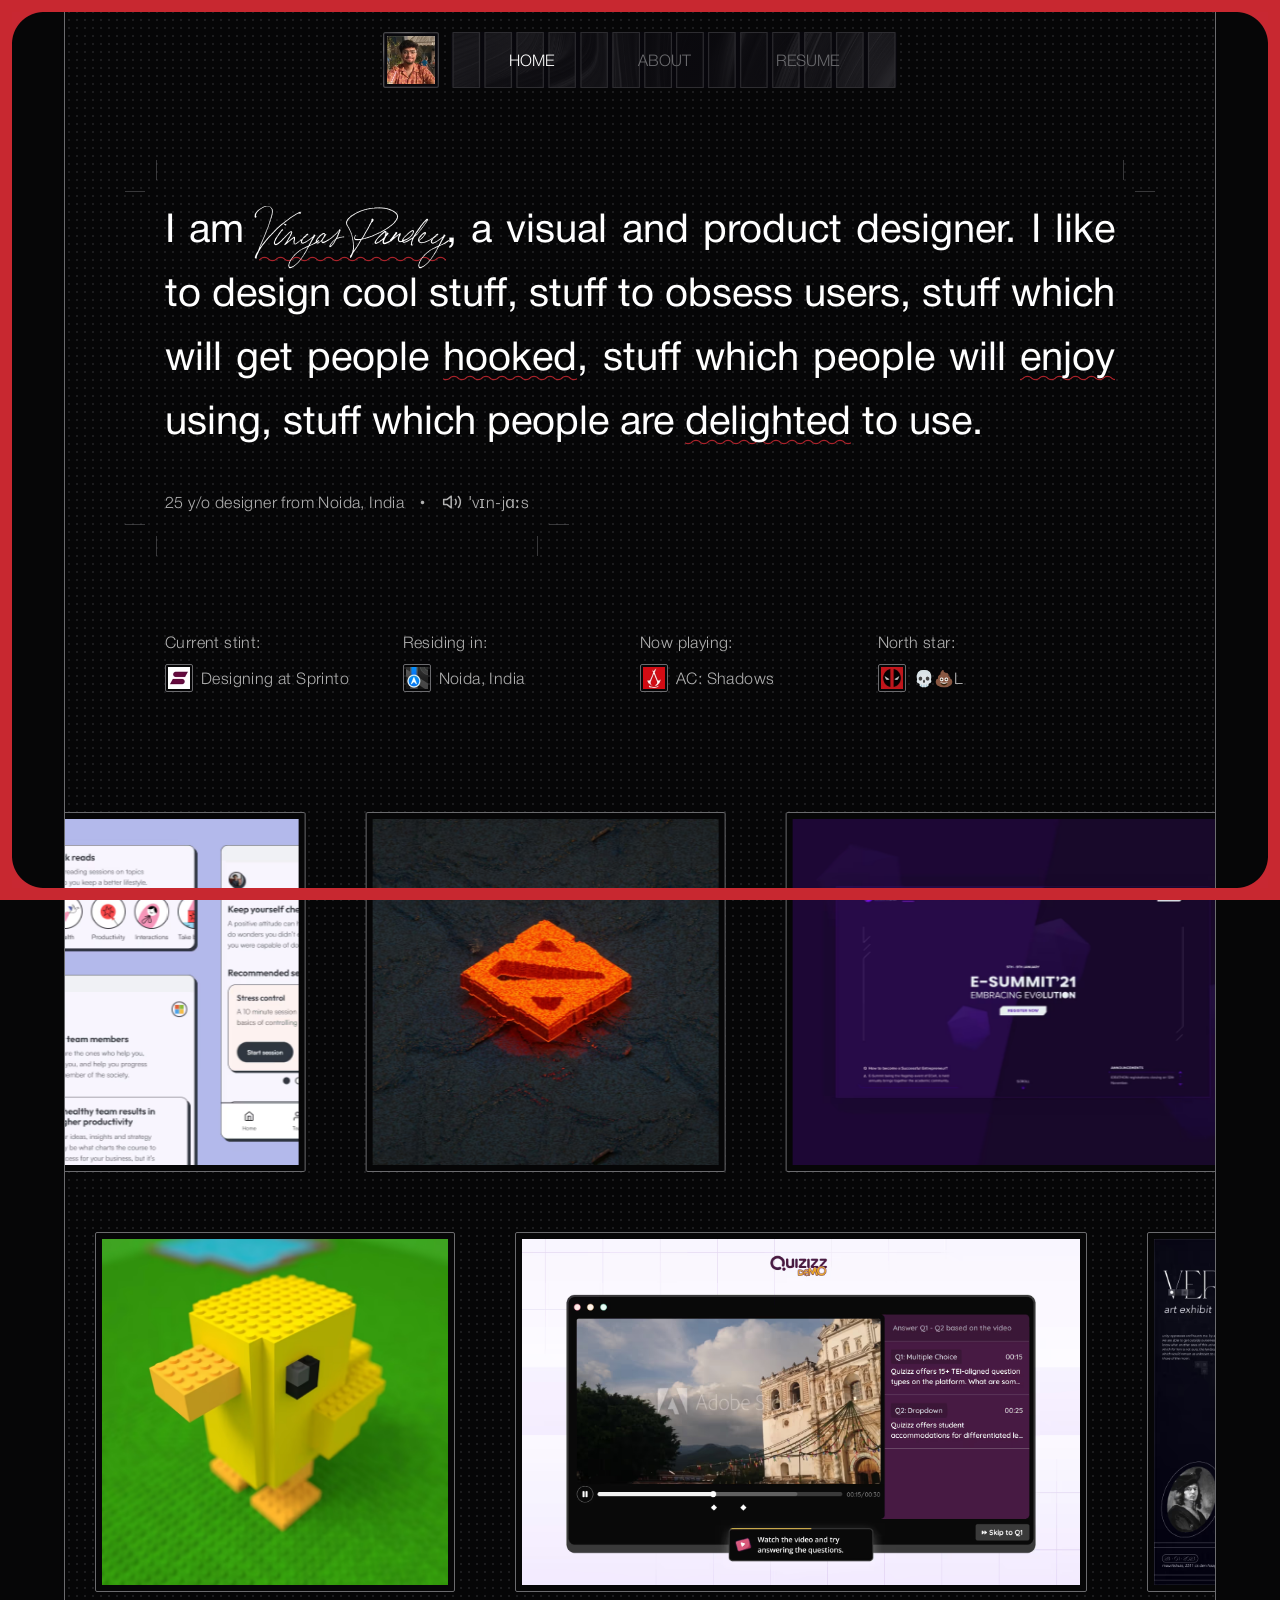
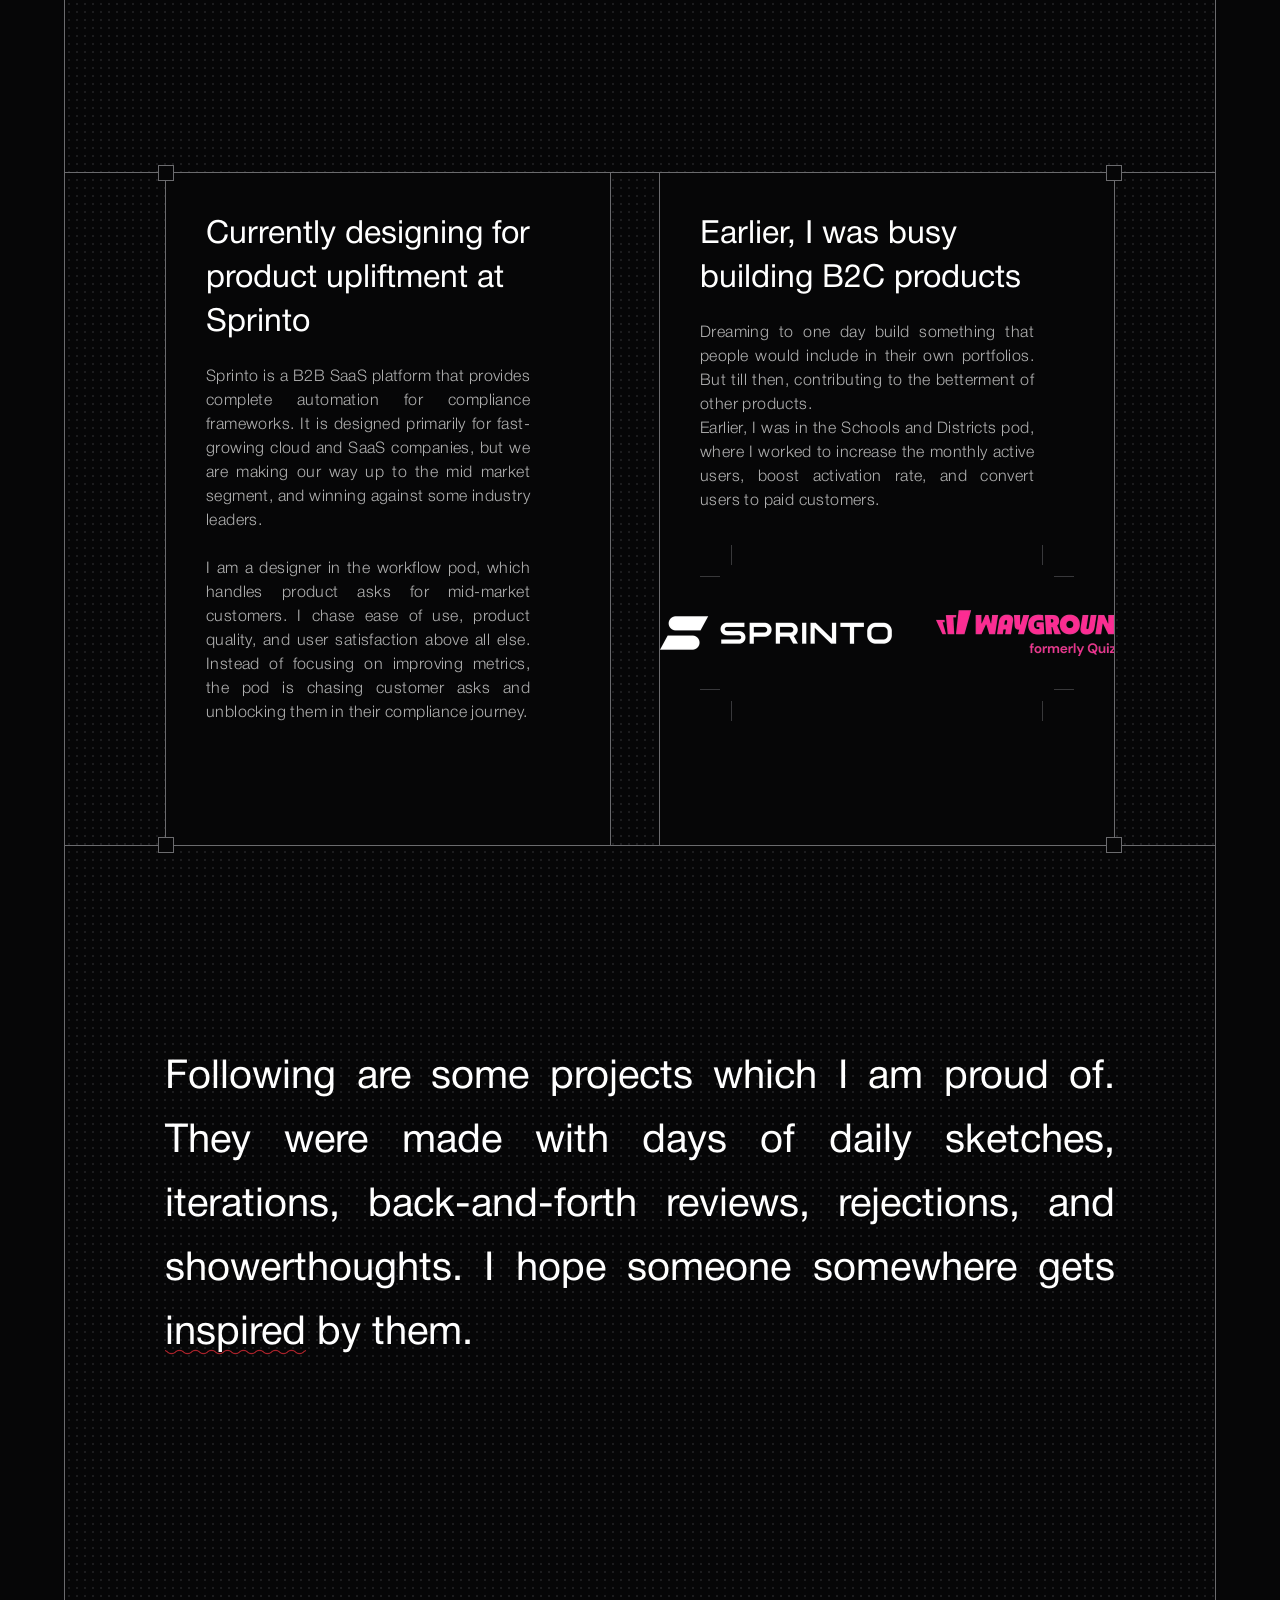
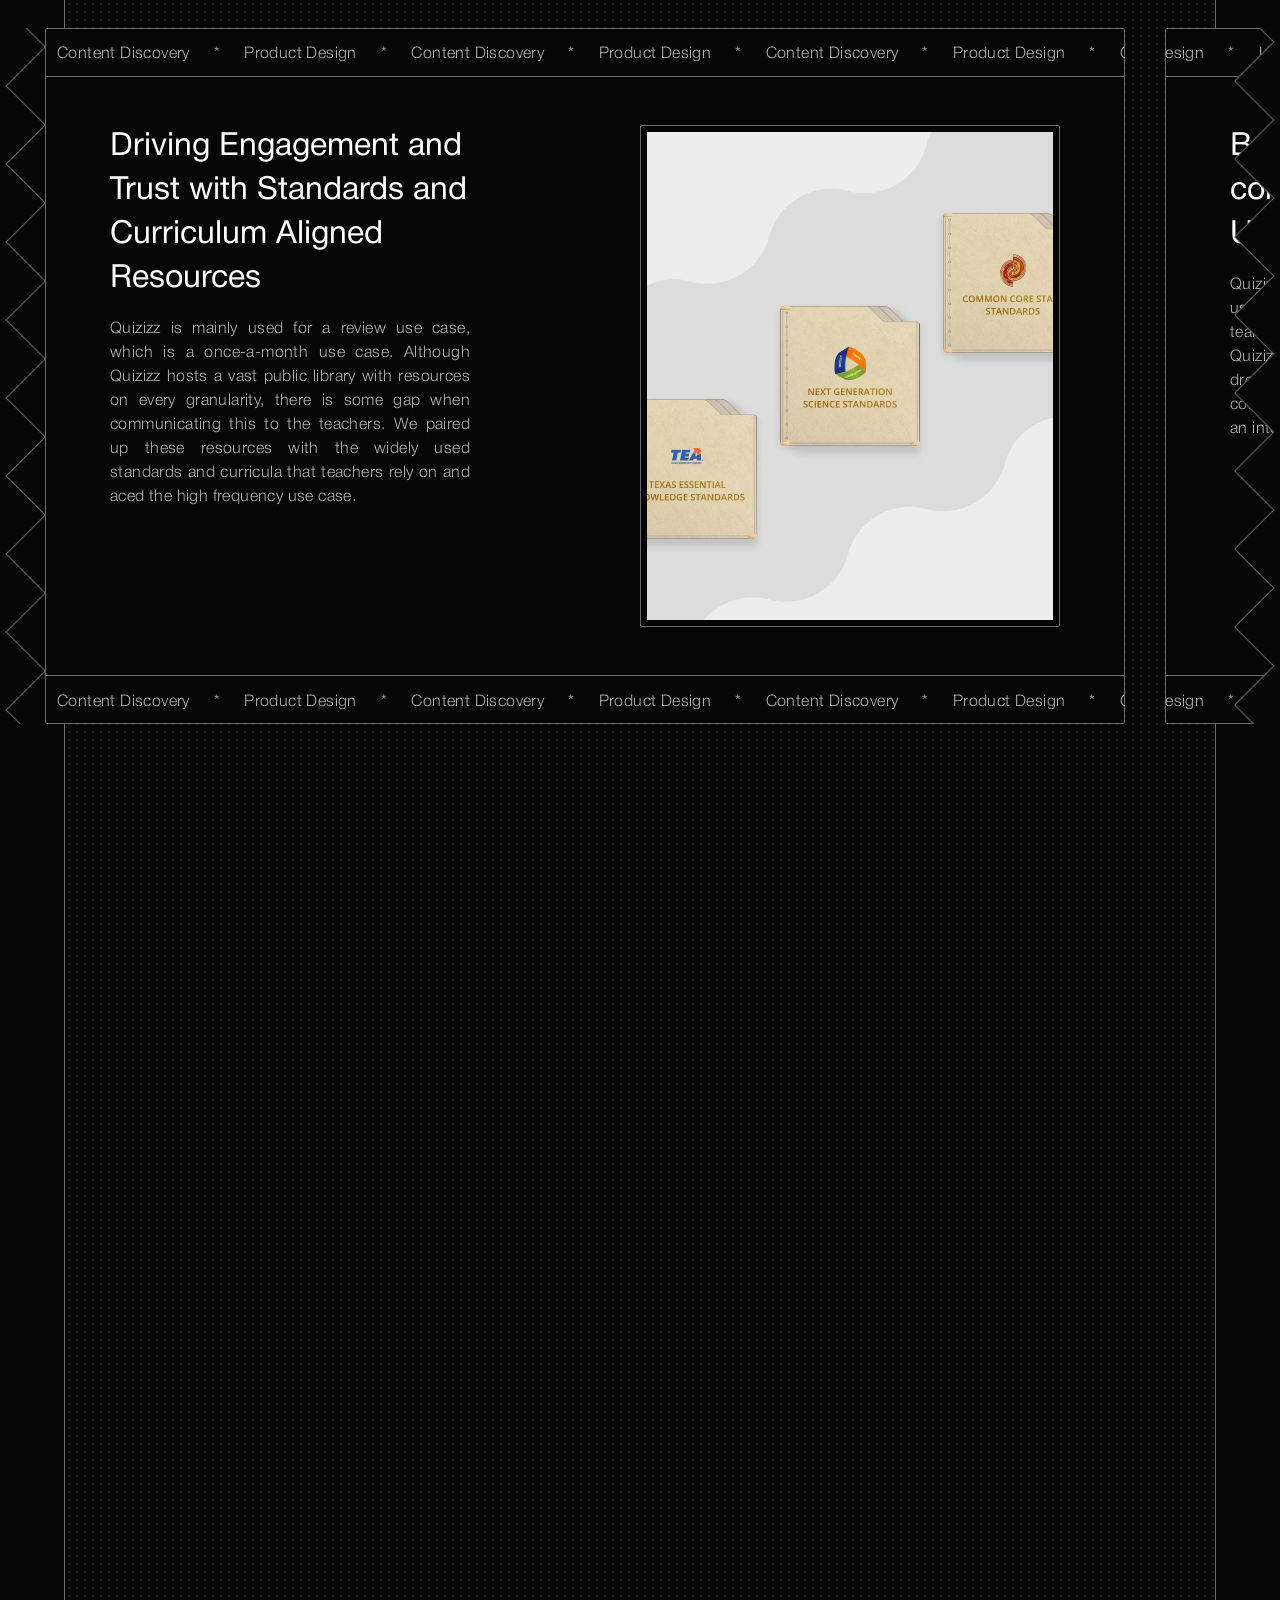
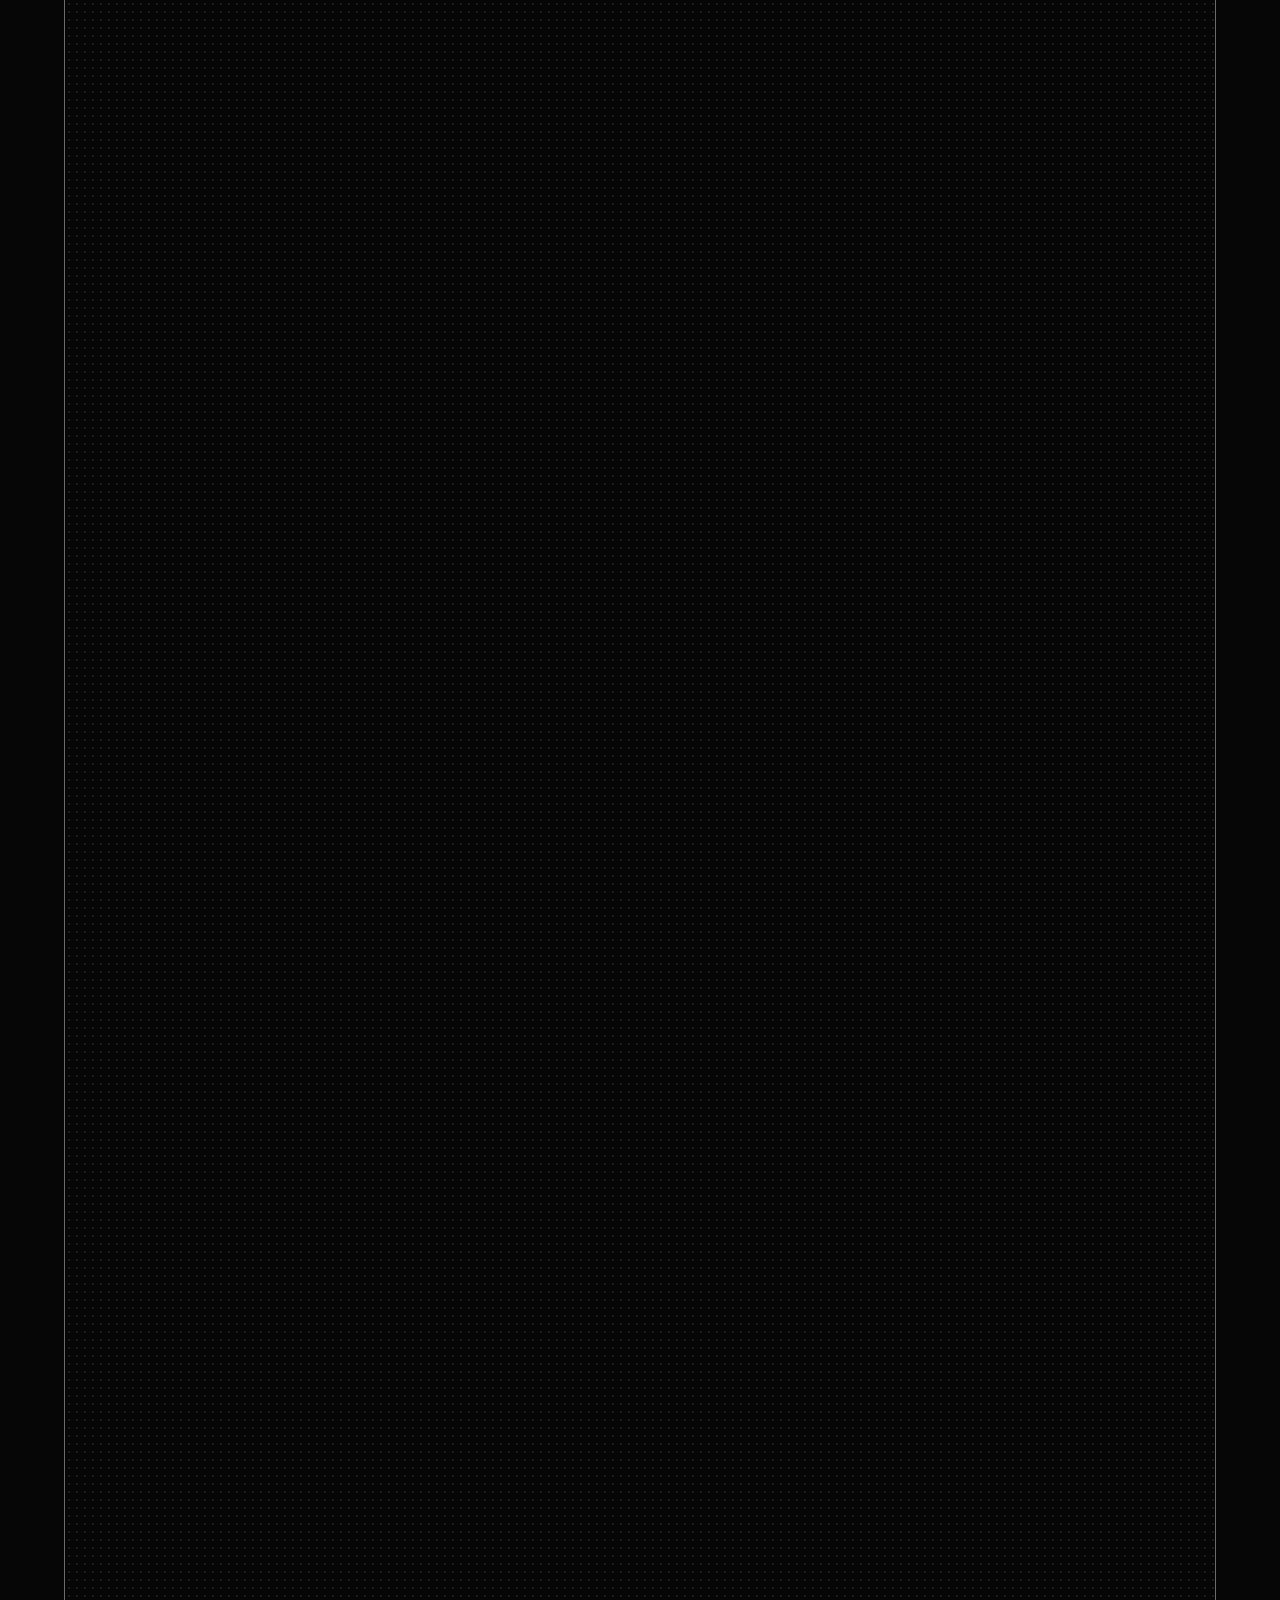
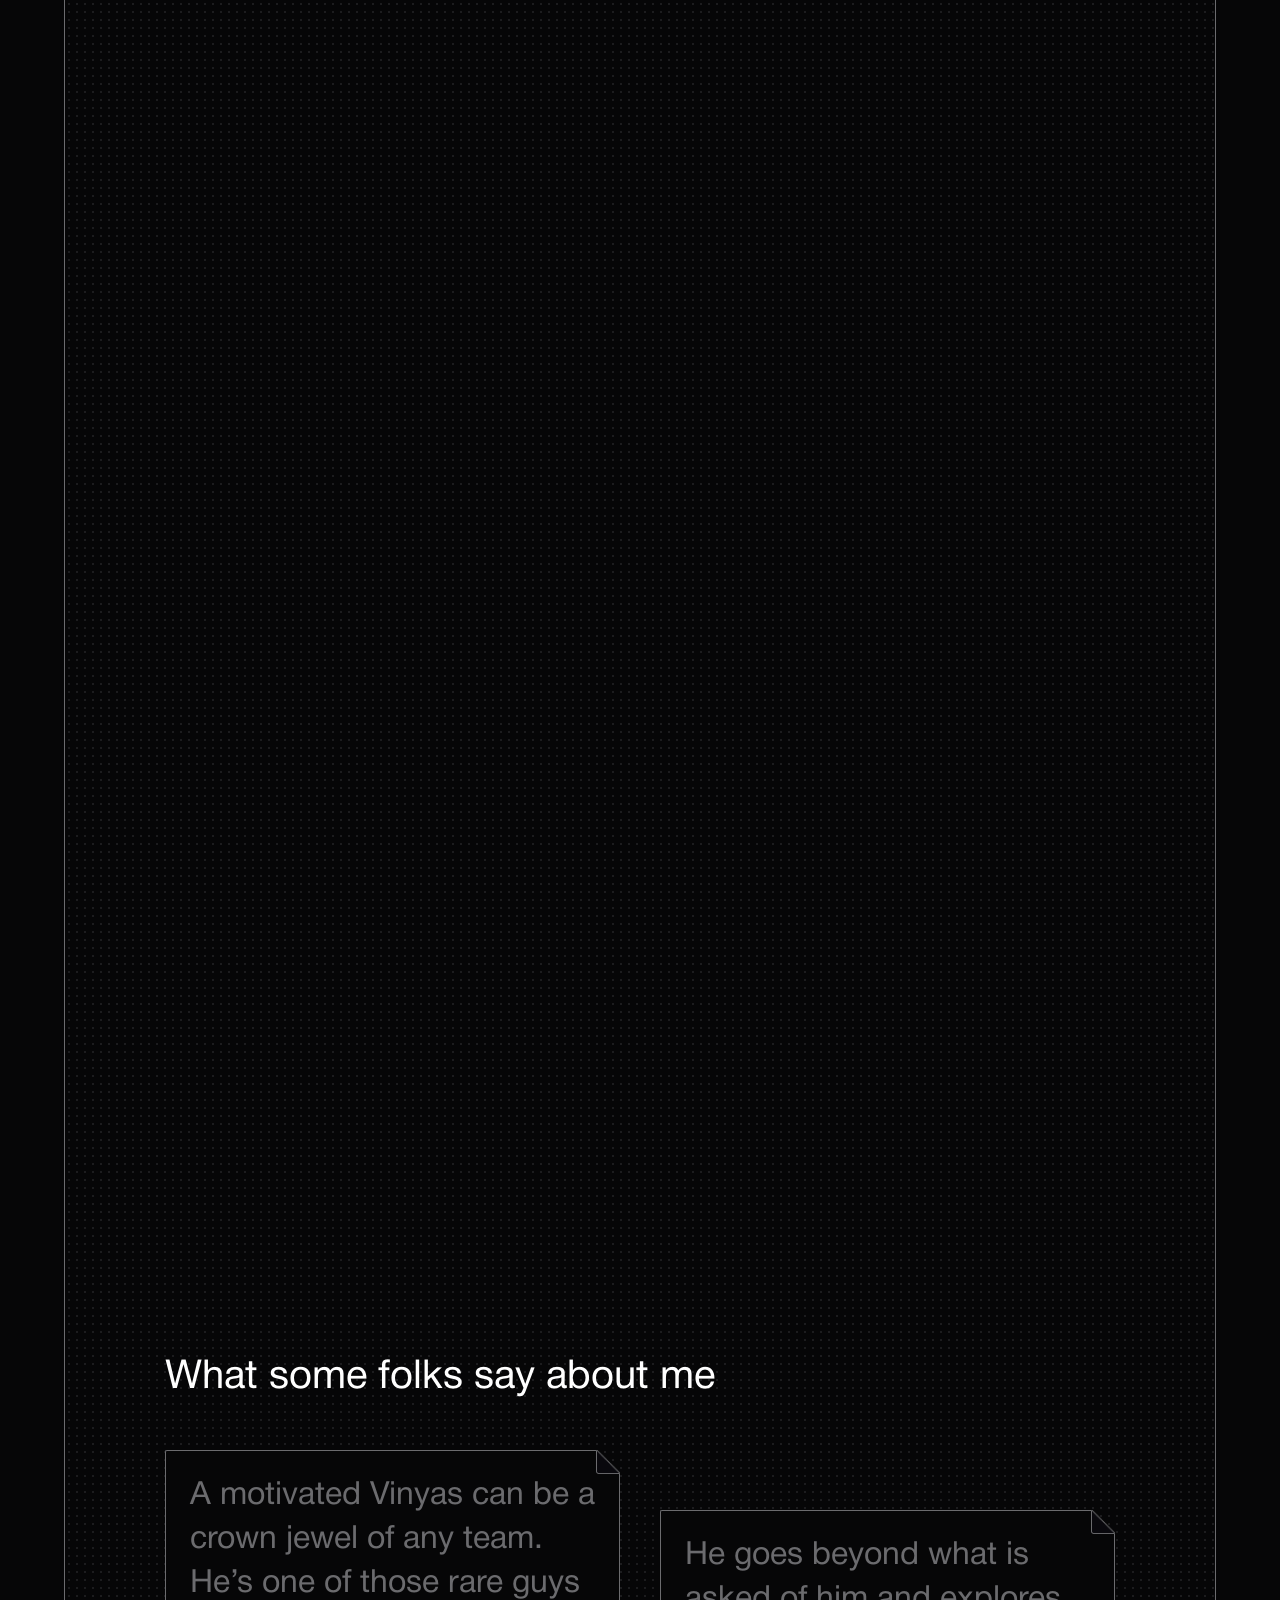
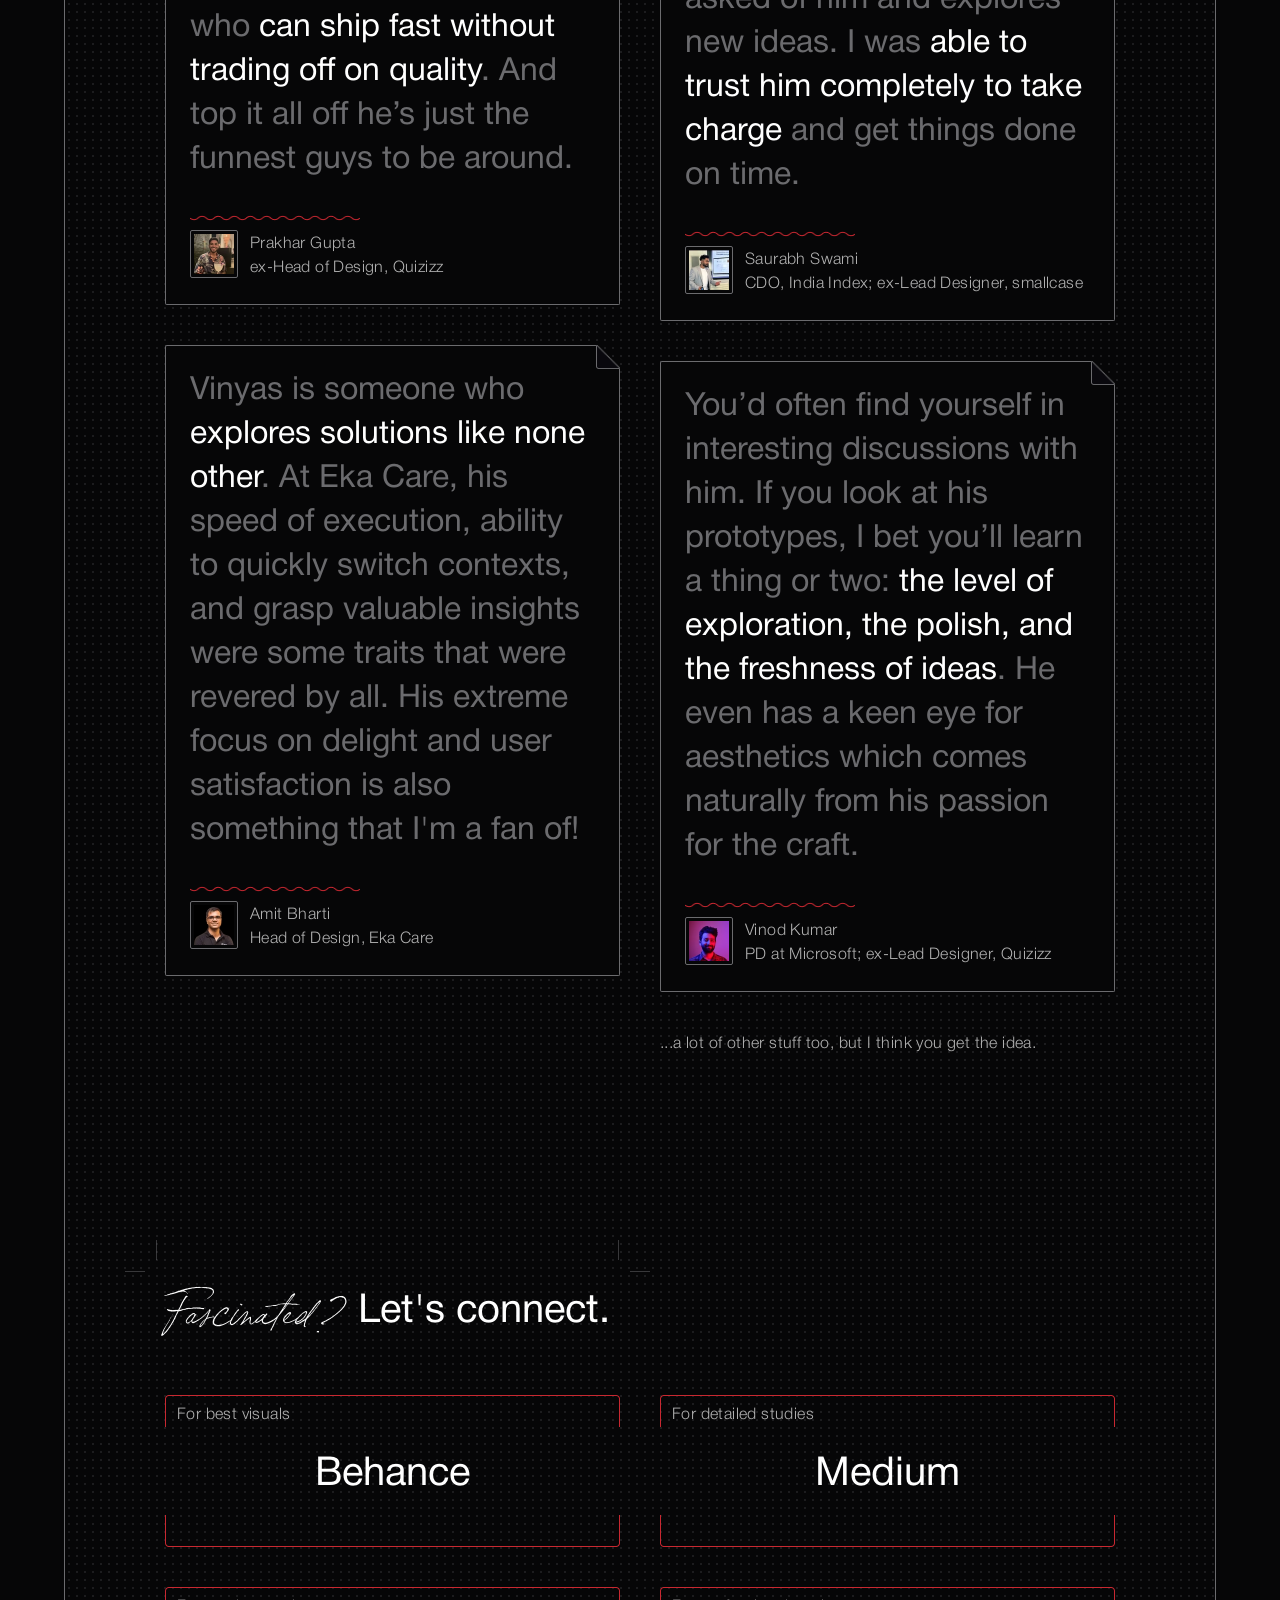
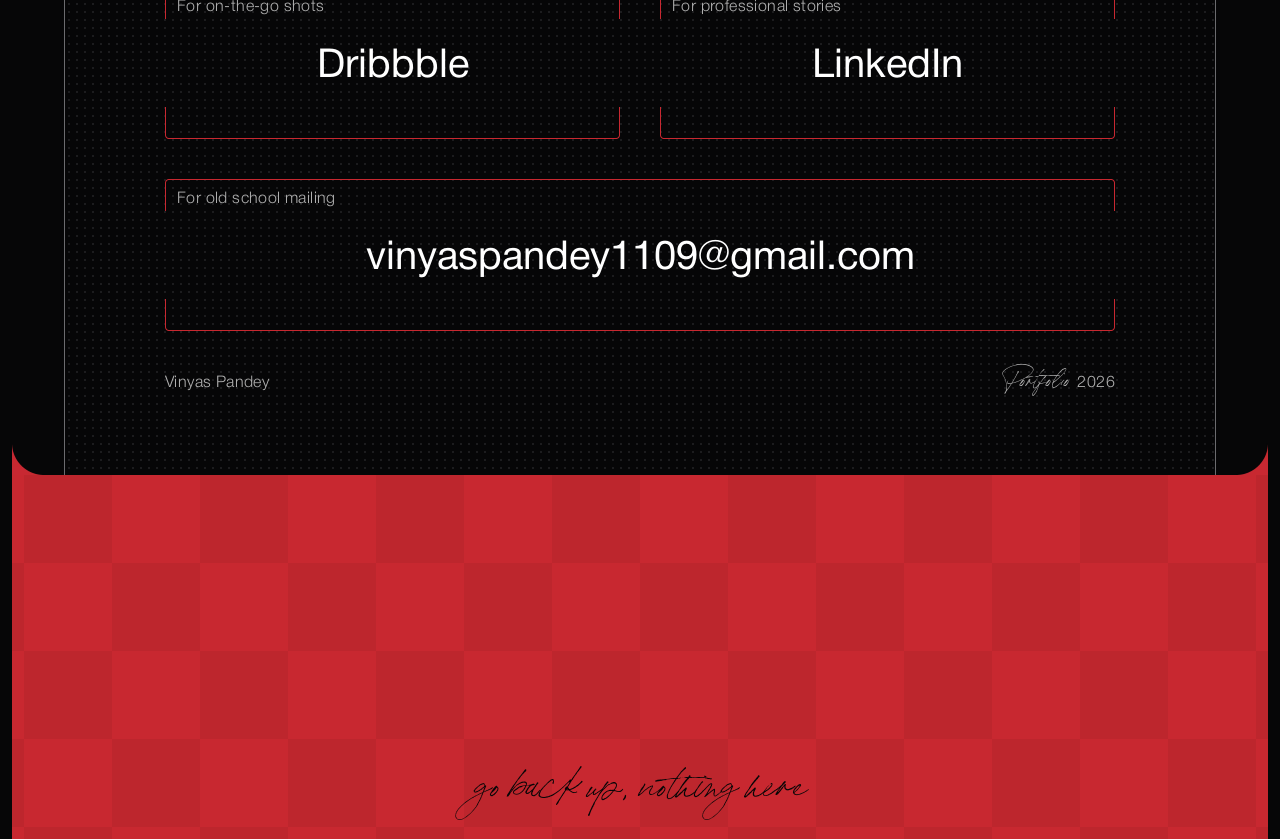
<file: index.html>
<!doctype html>
<html lang="en">
<head>
<meta charset="utf-8">
<meta name="viewport" content="width=device-width, initial-scale=1, viewport-fit=cover">
<!-- Generated by scripts/build.py from src/pages/home.html. Edit that, not this file. -->
<title>Vinyas Pandey</title>
<meta name="description" content="I am Vinyas Pandey, a product designer from Noida, India. Currently designing at Sprinto.">
<meta property="og:type" content="website">
<meta property="og:site_name" content="Vinyas Pandey">
<meta property="og:title" content="Vinyas Pandey">
<meta property="og:description" content="I am Vinyas Pandey, a product designer from Noida, India. Currently designing at Sprinto.">
<meta property="og:url" content="https://vinyas.me/">
<meta property="og:image" content="https://vinyas.me/assets/img/ui/og-image.png">
<meta property="og:image:width" content="1200">
<meta property="og:image:height" content="630">
<meta property="og:image:alt" content="Vinyas Pandey | Portfolio">
<meta name="twitter:card" content="summary_large_image">
<meta name="twitter:title" content="Vinyas Pandey">
<meta name="twitter:description" content="I am Vinyas Pandey, a product designer from Noida, India. Currently designing at Sprinto.">
<meta name="twitter:image" content="https://vinyas.me/assets/img/ui/og-image.png">
<link rel="canonical" href="https://vinyas.me/">
<link rel="icon" type="image/png" href="assets/img/ui/favicon-1.png">
<script>
  /* Navbar photo: the one last picked (by clicking it) stays on every page, and the favicon matches it.
     Runs before the page shows so it never flashes the first photo. 4 = the number of photos. */
  (function(){
    var root = document.documentElement, icon = document.querySelector('link[rel="icon"]');
    function show(i){ root.setAttribute("data-photo", i); icon.href = icon.href.replace(/favicon-\d+/, "favicon-" + (i + 1)); }
    function saved(){ try { var i = parseInt(localStorage.getItem("navPhoto"), 10); return i >= 0 && i < 4 ? i : 0; } catch (e) { return 0; } }
    window.setNavPhoto = function(i){ show(i); try { localStorage.setItem("navPhoto", i); } catch (e) {} };
    show(saved());
    window.addEventListener("pageshow", function(e){ if (e.persisted) show(saved()); });  // back/forward to a cached page
    window.addEventListener("storage", function(e){ if (e.key === "navPhoto") show(saved()); });  // other open tabs
  })();
</script>
<link rel="apple-touch-icon" href="assets/img/ui/webclip.png">
<link rel="preload" href="assets/fonts/bon-vivant.woff2" as="font" type="font/woff2" crossorigin>
<link rel="preload" href="assets/fonts/helvetica-neue-roman.woff2" as="font" type="font/woff2" crossorigin>
<link rel="stylesheet" href="assets/css/site.css">
</head>
<body>

<!-- Fixed red frame -->
<div class="rounded-border-top"></div><div class="rounded-border-left"></div><div class="rounded-border-right"></div><div class="rounded-border-bottom"></div>
<div class="rounded-corner rc-tl"></div><div class="rounded-corner rc-tr"></div><div class="rounded-corner rc-bl"></div><div class="rounded-corner rc-br"></div>

<!-- Navbar: the links come from "nav" in content/site.json -->
<header class="navbar-container" id="navbarContainer">
  <nav class="navbar" aria-label="Main">
    <div class="navbar-profile-image">
      <button class="navbar-profile-images-container" id="profileStack" type="button" aria-label="Show another photo of Vinyas">
        <img class="profile-image pi-2" data-order="3" src="assets/img/profile/photo-4.avif" width="96" height="96" alt="">
        <img class="profile-image pi-3" data-order="2" src="assets/img/profile/photo-3.avif" width="96" height="96" alt="">
        <img class="profile-image pi-4" data-order="1" src="assets/img/profile/photo-2.avif" width="96" height="96" alt="">
        <img class="profile-image pi-1" data-order="0" src="assets/img/profile/photo-1.avif" width="96" height="96" alt="">
      </button>
    </div>
    <div class="navbar-controls">
      <a href="#top" aria-current="page" class="navbar-control-link active" id="homeLink">HOME</a>
      <a href="about/" class="navbar-control-link">ABOUT</a>
      <a href="https://drive.google.com/drive/folders/16NA4Vg2wVpLMmNvJw1I25iqJxJHvULP1?usp=sharing" target="_blank" rel="noopener" class="navbar-control-link">RESUME</a>
      <div class="navbar-glow-container" aria-hidden="true">
        <div class="navbar-glow-divs" id="navGlow"><div class="navbar-glow glow-1"></div><div class="navbar-glow glow-2"></div></div>
      </div>
    </div>
  </nav>
</header>

<main class="page-container" id="top">

  <!-- Images that follow the cursor when hovering underlined words. Their URLs sit in data-src so phones never
       fetch them; home.js swaps them in up front wherever hovering is possible (see issue #10). -->
  <div class="underline-hover-images-container" aria-hidden="true">
    <div class="underline-hover-image rickroll" data-img="pronounce"><div class="image-container"><picture><source data-srcset="assets/img/hover/rickroll.avif" type="image/avif"><img class="image-slot" data-src="assets/img/hover/rickroll.gif" alt="" width="320" height="320"></picture></div></div>
    <div class="underline-hover-image" data-img="name"><div class="image-container"><img class="image-slot" data-src="assets/img/hover/name-photo.avif" alt="" width="738" height="984"></div></div>
    <div class="underline-hover-image" data-img="hooked"><div class="image-container"><picture><source data-srcset="assets/img/hover/pokeballs.avif" type="image/avif"><img class="image-slot" data-src="assets/img/hover/pokeballs.gif" alt="" width="640" height="640"></picture></div></div>
    <div class="underline-hover-image enjoy" data-img="enjoy"><div class="image-container"><picture><source data-srcset="assets/img/hover/side-navigation-exploration.avif" type="image/avif"><img class="image-slot" data-src="assets/img/hover/side-navigation-exploration.gif" alt="" width="400" height="300"></picture></div></div>
    <div class="underline-hover-image delighted" data-img="delighted"><div class="image-container"><picture><source data-srcset="assets/img/hover/website-exploration.avif" type="image/avif"><img class="image-slot" data-src="assets/img/hover/website-exploration.gif" alt="" width="560" height="398"></picture></div></div>
    <div class="underline-hover-image inspired" data-img="inspired"><div class="image-container"><picture><source data-srcset="assets/img/hover/lightbulb.avif" type="image/avif"><img class="image-slot" data-src="assets/img/hover/lightbulb.gif" alt="" width="720" height="720"></picture></div></div>
  </div>

  <!-- Hero -->
  <section class="hero-container" aria-label="Introduction">
    <div class="hero-heading-container">
      <span class="crop-mark crop-mark-top-right"></span><span class="crop-mark crop-mark-top-left"></span>
      <h1>I am <span class="bon-vivant-style wavy-underline bon-vivant-underline" data-hover="name">Vinyas Pandey</span>, a visual and product designer. I like to design cool stuff, stuff to obsess users, stuff which will get people <span class="wavy-underline" data-hover="hooked">hooked</span>, stuff which people will <span class="wavy-underline" data-hover="enjoy">enjoy</span> using, stuff which people are <span class="wavy-underline" data-hover="delighted">delighted</span> to use.</h1>
    </div>
    <div class="hero-heading-meta-container">
      <span class="crop-mark crop-mark-bottom-left"></span><span class="crop-mark crop-mark-bottom-right"></span>
      <p class="paragraph-text">25 y/o designer from Noida, India</p>
      <p class="paragraph-text bullet-point" aria-hidden="true">•</p>
      <button class="name-pronunciation-container" id="pronounce" type="button" aria-label="How to pronounce Vinyas: ˈvɪn-jɑːs">
        <img class="name-pronunciation-volume-icon" src="assets/img/ui/volume-icon.png" width="40" height="40" alt="">
        <span class="paragraph-text">ˈvɪn-jɑːs</span>
      </button>
    </div>
    <div class="hero-dynamic-meta-container">
      <div class="dynamic-meta-item-row">
        <div class="dynamic-meta-item">
          <p class="paragraph-text">Current stint:</p>
          <div class="dynamic-meta-item-data">
            <div class="meta-item-image-container" aria-hidden="true"><img class="meta-item-image" src="assets/img/meta/workplace-sprinto.avif" alt="" width="44" height="44"></div>
            <p class="paragraph-text">Designing at Sprinto</p>
          </div>
        </div>
        <div class="dynamic-meta-item">
          <p class="paragraph-text">Residing in:</p>
          <div class="dynamic-meta-item-data">
            <div class="meta-item-image-container" aria-hidden="true"><img class="meta-item-image" src="assets/img/meta/location.avif" alt="" width="44" height="44"></div>
            <p class="paragraph-text">Noida, India</p>
          </div>
        </div>
      </div>
      <div class="dynamic-meta-item-row second">
        <div class="dynamic-meta-item">
          <p class="paragraph-text">Now playing:</p>
          <div class="dynamic-meta-item-data">
            <div class="meta-item-image-container" aria-hidden="true"><img class="meta-item-image" src="assets/img/meta/now-playing.avif" alt="" width="44" height="44"></div>
            <p class="paragraph-text">AC: Shadows</p>
          </div>
        </div>
        <div class="dynamic-meta-item">
          <p class="paragraph-text">North star:</p>
          <div class="dynamic-meta-item-data">
            <div class="meta-item-image-container" aria-hidden="true"><img class="meta-item-image" src="assets/img/meta/north-star.avif" alt="" width="44" height="44"></div>
            <p class="paragraph-text">💀💩L</p>
          </div>
        </div>
      </div>
    </div>
  </section>

  <!-- At a glance: two rows that slide sideways as you scroll -->
  <section class="at-a-glance-container" aria-label="Work at a glance">
    <div class="glance-image-row" id="glance1">
      <div class="at-a-glance-image"><div class="image-container"><img class="image-slot glance" src="assets/img/glance/glance-1.avif" alt="" width="540" height="540"></div></div>
      <div class="at-a-glance-image"><div class="image-container"><img class="image-slot glance" src="assets/img/glance/glance-2.avif" alt="" width="1080" height="800"></div></div>
      <div class="at-a-glance-image"><div class="image-container"><img class="image-slot glance" src="assets/img/glance/glance-3.avif" alt="" width="1200" height="1200"></div></div>
      <div class="at-a-glance-image"><div class="image-container"><img class="image-slot glance" src="assets/img/glance/glance-4.avif" alt="" width="2400" height="1800"></div></div>
    </div>
    <div class="glance-image-row" id="glance2">
      <div class="at-a-glance-image"><div class="image-container"><img class="image-slot glance" src="assets/img/glance/glance-5.avif" alt="" width="1600" height="1600"></div></div>
      <div class="at-a-glance-image"><div class="image-container"><img class="image-slot glance" src="assets/img/glance/glance-6.avif" alt="" width="1620" height="1005"></div></div>
      <div class="at-a-glance-image"><div class="image-container"><img class="image-slot glance" src="assets/img/glance/glance-7.avif" alt="" width="648" height="916"></div></div>
      <div class="at-a-glance-image"><div class="image-container"><img class="image-slot glance" src="assets/img/glance/glance-8.avif" alt="" width="732" height="553"></div></div>
    </div>
  </section>

  <!-- Work experience -->
  <section class="work-experience-container" aria-label="Work experience">
    <div class="experience-container">
      <div class="work-experience-text-content">
        <h2>Currently designing for product upliftment at Sprinto</h2>
        <p class="paragraph-text work-experience-paragraph">Sprinto is a B2B SaaS platform that provides complete automation for compliance frameworks. It is designed primarily for fast-growing cloud and SaaS companies, but we are making our way up to the mid market segment, and winning against some industry leaders.<br><br>I am a designer in the workflow pod, which handles product asks for mid-market customers. I chase ease of use, product quality, and user satisfaction above all else. Instead of focusing on improving metrics, the pod is chasing customer asks and unblocking them in their compliance journey.</p>
      </div>
      <div class="handle-box-decor bottom-left"></div><div class="handle-box-decor top-left"></div>
    </div>
    <div class="experience-container">
      <div class="work-experience-text-content">
        <h2>Earlier, I was busy building B2C products</h2>
        <p class="paragraph-text work-experience-paragraph">Dreaming to one day build something that people would include in their own portfolios. But till then, contributing to the betterment of other products.<br>Earlier, I was in the Schools and Districts pod, where I worked to increase the monthly active users, boost activation rate, and convert users to paid customers.</p>
      </div>
      <div class="handle-box-decor bottom-right"></div><div class="handle-box-decor top-right"></div>
      <div class="logos-carousel-container" aria-label="Previous workplaces">
        <span class="crop-mark work-top-right"></span><span class="crop-mark work-bottom-right"></span><span class="crop-mark work-bottom-left"></span><span class="crop-mark work-top-left"></span>
        <!-- Logos come from content/logos.csv -->
        <div class="logos-carousel" id="logos" style="--logos-duration:19.4s">
          <div class="logos-image"><img class="logo" src="assets/img/logos/sprinto.avif" alt="Sprinto" width="464" height="68" style="--h:34px" loading="lazy" decoding="async"><img class="logo" src="assets/img/logos/wayground.avif" alt="Wayground, formerly Quizizz" width="392" height="92" style="--h:46px" loading="lazy" decoding="async"><img class="logo" src="assets/img/logos/iit-roorkee.avif" alt="IIT Roorkee" width="520" height="96" style="--h:48px" loading="lazy" decoding="async"><img class="logo" src="assets/img/logos/hackerrank.avif" alt="HackerRank" width="496" height="54" style="--h:27px" loading="lazy" decoding="async"><img class="logo" src="assets/img/logos/smallcase.avif" alt="smallcase" width="354" height="88" style="--h:44px" loading="lazy" decoding="async"><img class="logo" src="assets/img/logos/eka-care.avif" alt="Eka Care" width="348" height="86" style="--h:43px" loading="lazy" decoding="async"><img class="logo" src="assets/img/logos/turnip.avif" alt="Turnip" width="320" height="84" style="--h:42px" loading="lazy" decoding="async"><img class="logo" src="assets/img/logos/yojak.avif" alt="Yojak" width="246" height="88" style="--h:44px" loading="lazy" decoding="async"></div>
          <div class="logos-image" aria-hidden="true"><img class="logo" src="assets/img/logos/sprinto.avif" alt="" width="464" height="68" style="--h:34px" loading="lazy" decoding="async"><img class="logo" src="assets/img/logos/wayground.avif" alt="" width="392" height="92" style="--h:46px" loading="lazy" decoding="async"><img class="logo" src="assets/img/logos/iit-roorkee.avif" alt="" width="520" height="96" style="--h:48px" loading="lazy" decoding="async"><img class="logo" src="assets/img/logos/hackerrank.avif" alt="" width="496" height="54" style="--h:27px" loading="lazy" decoding="async"><img class="logo" src="assets/img/logos/smallcase.avif" alt="" width="354" height="88" style="--h:44px" loading="lazy" decoding="async"><img class="logo" src="assets/img/logos/eka-care.avif" alt="" width="348" height="86" style="--h:43px" loading="lazy" decoding="async"><img class="logo" src="assets/img/logos/turnip.avif" alt="" width="320" height="84" style="--h:42px" loading="lazy" decoding="async"><img class="logo" src="assets/img/logos/yojak.avif" alt="" width="246" height="88" style="--h:44px" loading="lazy" decoding="async"></div>
        </div>
      </div>
    </div>
  </section>

  <!-- Projects -->
  <div class="projects-title-container">
    <h1>Following are some projects which I am proud of. They were made with days of daily sketches, iterations, back-and-forth reviews, rejections, and showerthoughts. I hope someone somewhere gets <span class="wavy-underline" data-hover="inspired">inspired</span> by them.</h1>
  </div>
  <section class="work-container" id="work" aria-label="Projects" style="--cards:6">
    <div class="work-carousel-sticky-container">
      <div class="work-carousel-container" id="carousel">
        <div class="zig-zag" aria-hidden="true"></div><div class="zig-zag right" aria-hidden="true"></div>
        <div class="projects-carousel">
          <!-- Project cards come from content/projects/<slug>/index.md -->
          <div class="projects-list" id="projectsList" role="list">
          <div class="project-container" role="listitem"><a class="project-link-container" href="work/browse-experience/"><div class="project-attributes-container top" aria-hidden="true"><div class="project-attributes-list"><p>Product Design</p><p>*</p><p>Content Discovery</p><p>*</p><p>Product Design</p><p>*</p><p>Content Discovery</p><p>*</p><p>Product Design</p><p>*</p><p>Content Discovery</p><p>*</p><p>Product Design</p><p>*</p><p>Content Discovery</p><p>*</p><p>Product Design</p><p>*</p><p>Content Discovery</p><p>*</p><p>Product Design</p><p>*</p><p>Content Discovery</p><p>*</p><p>Product Design</p><p>*</p><p>Content Discovery</p><p>*</p><p>Product Design</p><p>*</p><p>Content Discovery</p><p>*</p></div></div><div class="project-content-and-image"><div class="project-title-and-subtitle"><h2>Driving Engagement and Trust with Standards and Curriculum Aligned Resources</h2><p class="project-description">Quizizz is mainly used for a review use case, which is a once-a-month use case. Although Quizizz hosts a vast public library with resources on every granularity, there is some gap when communicating this to the teachers. We paired up these resources with the widely used standards and curricula that teachers rely on and aced the high frequency use case.</p><span class="sr-only">Product Design, Content Discovery</span></div><div class="image-container project"><img class="image-slot" src="content/projects/browse-experience/card.avif" width="786" height="1162" alt=""></div></div><div class="project-attributes-container bottom" aria-hidden="true"><div class="project-attributes-list"><p>Product Design</p><p>*</p><p>Content Discovery</p><p>*</p><p>Product Design</p><p>*</p><p>Content Discovery</p><p>*</p><p>Product Design</p><p>*</p><p>Content Discovery</p><p>*</p><p>Product Design</p><p>*</p><p>Content Discovery</p><p>*</p><p>Product Design</p><p>*</p><p>Content Discovery</p><p>*</p><p>Product Design</p><p>*</p><p>Content Discovery</p><p>*</p><p>Product Design</p><p>*</p><p>Content Discovery</p><p>*</p><p>Product Design</p><p>*</p><p>Content Discovery</p><p>*</p></div></div></a></div>
          <div class="project-container" role="listitem"><a class="project-link-container" href="work/quizizz-demo-experience/"><div class="project-attributes-container top" aria-hidden="true"><div class="project-attributes-list"><p>Visual Design</p><p>*</p><p>User Onboarding</p><p>*</p><p>Visual Design</p><p>*</p><p>User Onboarding</p><p>*</p><p>Visual Design</p><p>*</p><p>User Onboarding</p><p>*</p><p>Visual Design</p><p>*</p><p>User Onboarding</p><p>*</p><p>Visual Design</p><p>*</p><p>User Onboarding</p><p>*</p><p>Visual Design</p><p>*</p><p>User Onboarding</p><p>*</p><p>Visual Design</p><p>*</p><p>User Onboarding</p><p>*</p><p>Visual Design</p><p>*</p><p>User Onboarding</p><p>*</p></div></div><div class="project-content-and-image"><div class="project-title-and-subtitle"><h2>Boosting activation by communicating the Quizizz USP during signup</h2><p class="project-description">Quizizz has an activation rate of ~20% for US users. In an attempt to boost this number, the team hypothesized that users do not understand Quizizz&#x27;s USP in their first interaction, and hence drop off. This project is an attempt to communicate what Quizizz offers to their users in an interactive manner.</p><span class="sr-only">Visual Design, User Onboarding</span></div><div class="image-container project"><img class="image-slot" src="content/projects/quizizz-demo-experience/card.avif" width="1218" height="1800" alt=""></div></div><div class="project-attributes-container bottom" aria-hidden="true"><div class="project-attributes-list"><p>Visual Design</p><p>*</p><p>User Onboarding</p><p>*</p><p>Visual Design</p><p>*</p><p>User Onboarding</p><p>*</p><p>Visual Design</p><p>*</p><p>User Onboarding</p><p>*</p><p>Visual Design</p><p>*</p><p>User Onboarding</p><p>*</p><p>Visual Design</p><p>*</p><p>User Onboarding</p><p>*</p><p>Visual Design</p><p>*</p><p>User Onboarding</p><p>*</p><p>Visual Design</p><p>*</p><p>User Onboarding</p><p>*</p><p>Visual Design</p><p>*</p><p>User Onboarding</p><p>*</p></div></div></a></div>
          <div class="project-container" role="listitem"><a class="project-link-container" href="work/quizizz-org-picker/"><div class="project-attributes-container top" aria-hidden="true"><div class="project-attributes-list"><p>Feature Revamp</p><p>*</p><p>Product QA</p><p>*</p><p>Feature Revamp</p><p>*</p><p>Product QA</p><p>*</p><p>Feature Revamp</p><p>*</p><p>Product QA</p><p>*</p><p>Feature Revamp</p><p>*</p><p>Product QA</p><p>*</p><p>Feature Revamp</p><p>*</p><p>Product QA</p><p>*</p><p>Feature Revamp</p><p>*</p><p>Product QA</p><p>*</p><p>Feature Revamp</p><p>*</p><p>Product QA</p><p>*</p><p>Feature Revamp</p><p>*</p><p>Product QA</p><p>*</p></div></div><div class="project-content-and-image"><div class="project-title-and-subtitle"><h2>Redesigning the Quizizz org picker for accuracy and consistency</h2><p class="project-description">Inaccuracy of org data is a problem that is very prominent in Quizizz. This affects content recommendation accuracy, reduced admin trust, and hassles in lead generation. This project rethinks the org picker for teachers to make it easier for users to find their org, improve accuracy, and reduce dropoffs.</p><span class="sr-only">Feature Revamp, Product QA</span></div><div class="image-container project"><img class="image-slot" src="content/projects/quizizz-org-picker/card.avif" width="786" height="1162" alt=""></div></div><div class="project-attributes-container bottom" aria-hidden="true"><div class="project-attributes-list"><p>Feature Revamp</p><p>*</p><p>Product QA</p><p>*</p><p>Feature Revamp</p><p>*</p><p>Product QA</p><p>*</p><p>Feature Revamp</p><p>*</p><p>Product QA</p><p>*</p><p>Feature Revamp</p><p>*</p><p>Product QA</p><p>*</p><p>Feature Revamp</p><p>*</p><p>Product QA</p><p>*</p><p>Feature Revamp</p><p>*</p><p>Product QA</p><p>*</p><p>Feature Revamp</p><p>*</p><p>Product QA</p><p>*</p><p>Feature Revamp</p><p>*</p><p>Product QA</p><p>*</p></div></div></a></div>
          <div class="project-container" role="listitem"><a class="project-link-container" href="work/msdc-2022/"><div class="project-attributes-container top" aria-hidden="true"><div class="project-attributes-list"><p>Problem Identification</p><p>*</p><p>Product Design</p><p>*</p><p>Problem Identification</p><p>*</p><p>Product Design</p><p>*</p><p>Problem Identification</p><p>*</p><p>Product Design</p><p>*</p><p>Problem Identification</p><p>*</p><p>Product Design</p><p>*</p><p>Problem Identification</p><p>*</p><p>Product Design</p><p>*</p><p>Problem Identification</p><p>*</p><p>Product Design</p><p>*</p><p>Problem Identification</p><p>*</p><p>Product Design</p><p>*</p><p>Problem Identification</p><p>*</p><p>Product Design</p><p>*</p></div></div><div class="project-content-and-image"><div class="project-title-and-subtitle"><h2>Reigniting the Emotional Quotient in Virtual Communication within the Workplace</h2><p class="project-description">Employees are not able to communicate properly in a virtual setting because of a lack of emotional factors such as tone, gestures, and expressions. Here, I attempt to solve this problem as a part of Microsoft Design Challenge 2022 by incorporating these factors into their communication via various methods.</p><span class="sr-only">Problem Identification, Product Design</span></div><div class="image-container project"><img class="image-slot" src="content/projects/msdc-2022/card.avif" width="609" height="900" alt=""></div></div><div class="project-attributes-container bottom" aria-hidden="true"><div class="project-attributes-list"><p>Problem Identification</p><p>*</p><p>Product Design</p><p>*</p><p>Problem Identification</p><p>*</p><p>Product Design</p><p>*</p><p>Problem Identification</p><p>*</p><p>Product Design</p><p>*</p><p>Problem Identification</p><p>*</p><p>Product Design</p><p>*</p><p>Problem Identification</p><p>*</p><p>Product Design</p><p>*</p><p>Problem Identification</p><p>*</p><p>Product Design</p><p>*</p><p>Problem Identification</p><p>*</p><p>Product Design</p><p>*</p><p>Problem Identification</p><p>*</p><p>Product Design</p><p>*</p></div></div></a></div>
          <div class="project-container" role="listitem"><a class="project-link-container" href="work/e-summit-2021/"><div class="project-attributes-container top" aria-hidden="true"><div class="project-attributes-list"><p>Brand Identity</p><p>*</p><p>Web Design</p><p>*</p><p>Brand Identity</p><p>*</p><p>Web Design</p><p>*</p><p>Brand Identity</p><p>*</p><p>Web Design</p><p>*</p><p>Brand Identity</p><p>*</p><p>Web Design</p><p>*</p><p>Brand Identity</p><p>*</p><p>Web Design</p><p>*</p><p>Brand Identity</p><p>*</p><p>Web Design</p><p>*</p><p>Brand Identity</p><p>*</p><p>Web Design</p><p>*</p><p>Brand Identity</p><p>*</p><p>Web Design</p><p>*</p></div></div><div class="project-content-and-image"><div class="project-title-and-subtitle"><h2>Defining the Brand Identity for IIT Roorkee&#x27;s E-Summit 2021</h2><p class="project-description">Built the brand identity, created deliverables, and designed the website for the flagship event of E-Cell IIT Roorkee. E-Summit is held annually to bring together the entrepreneurial, venture, and academic communities to a common ground and provides an avenue to exhibit entrepreneurial talent and creativity through discussions, seminars, competitions, and more.</p><span class="sr-only">Brand Identity, Web Design</span></div><div class="image-container project"><img class="image-slot" src="content/projects/e-summit-2021/card.avif" width="609" height="900" alt=""></div></div><div class="project-attributes-container bottom" aria-hidden="true"><div class="project-attributes-list"><p>Brand Identity</p><p>*</p><p>Web Design</p><p>*</p><p>Brand Identity</p><p>*</p><p>Web Design</p><p>*</p><p>Brand Identity</p><p>*</p><p>Web Design</p><p>*</p><p>Brand Identity</p><p>*</p><p>Web Design</p><p>*</p><p>Brand Identity</p><p>*</p><p>Web Design</p><p>*</p><p>Brand Identity</p><p>*</p><p>Web Design</p><p>*</p><p>Brand Identity</p><p>*</p><p>Web Design</p><p>*</p><p>Brand Identity</p><p>*</p><p>Web Design</p><p>*</p></div></div></a></div>
          <div class="project-container" role="listitem"><a class="project-link-container" href="work/e-id-portal/"><div class="project-attributes-container top" aria-hidden="true"><div class="project-attributes-list"><p>SaaS Design</p><p>*</p><p>In-house Tool</p><p>*</p><p>SaaS Design</p><p>*</p><p>In-house Tool</p><p>*</p><p>SaaS Design</p><p>*</p><p>In-house Tool</p><p>*</p><p>SaaS Design</p><p>*</p><p>In-house Tool</p><p>*</p><p>SaaS Design</p><p>*</p><p>In-house Tool</p><p>*</p><p>SaaS Design</p><p>*</p><p>In-house Tool</p><p>*</p><p>SaaS Design</p><p>*</p><p>In-house Tool</p><p>*</p><p>SaaS Design</p><p>*</p><p>In-house Tool</p><p>*</p></div></div><div class="project-content-and-image"><div class="project-title-and-subtitle"><h2>Designing the e-ID Card Management and Distribution Portal for IIT Roorkee</h2><p class="project-description">Distributing and managing the physical ID cards of more than 8000 students was a hassle for the Dean of Students&#x27; Welfare. Hence we developed this in-house tool to digitalise ID cards, distribute them, and manage and resolve queries if any.</p><span class="sr-only">SaaS Design, In-house Tool</span></div><div class="image-container project"><img class="image-slot" src="content/projects/e-id-portal/card.avif" width="609" height="900" alt=""></div></div><div class="project-attributes-container bottom" aria-hidden="true"><div class="project-attributes-list"><p>SaaS Design</p><p>*</p><p>In-house Tool</p><p>*</p><p>SaaS Design</p><p>*</p><p>In-house Tool</p><p>*</p><p>SaaS Design</p><p>*</p><p>In-house Tool</p><p>*</p><p>SaaS Design</p><p>*</p><p>In-house Tool</p><p>*</p><p>SaaS Design</p><p>*</p><p>In-house Tool</p><p>*</p><p>SaaS Design</p><p>*</p><p>In-house Tool</p><p>*</p><p>SaaS Design</p><p>*</p><p>In-house Tool</p><p>*</p><p>SaaS Design</p><p>*</p><p>In-house Tool</p><p>*</p></div></div></a></div>
          </div>
        </div>
      </div>
    </div>
  </section>

  <!-- Testimonials -->
  <section class="testimonials-container" aria-labelledby="testimonialsHeading">
    <h1 class="testimonials-heading" id="testimonialsHeading">What some folks say about me</h1>
    <div class="all-testimonials-cards-block">
      <div class="testimonials-cards-left">
        <figure class="card-layout" style="margin:0">
          <div class="testimonial-top-content"><div class="testimonial-top-left"></div><img class="testimonial-top-right-fold" src="assets/img/ui/card-fold.png" width="52" height="52" alt=""></div>
          <div class="testimonial-bottom-content">
            <blockquote style="margin:0"><h2 class="h2-testimonial">A motivated Vinyas can be a crown jewel of any team. He’s one of those rare guys who <span class="testimonial-highlight">can ship fast without trading off on quality</span>. And top it all off he’s just the funnest guys to be around.</h2></blockquote>
            <img class="testimonial-wavy-underline" src="assets/img/ui/testimonial-wavy-line.png" width="164" height="8" alt="">
            <figcaption class="testimonial-author-block">
              <div class="author-image-block"><img class="author-image" src="assets/img/testimonials/prakhar-gupta.avif" width="80" height="80" alt=""></div>
              <div class="author-name-and-designation"><p class="author-name">Prakhar Gupta</p><p>ex-Head of Design, Quizizz</p></div>
            </figcaption>
          </div>
        </figure>
        <figure class="card-layout" style="margin:0">
          <div class="testimonial-top-content"><div class="testimonial-top-left"></div><img class="testimonial-top-right-fold" src="assets/img/ui/card-fold.png" width="52" height="52" alt=""></div>
          <div class="testimonial-bottom-content">
            <blockquote style="margin:0"><h2 class="h2-testimonial">Vinyas is someone who <span class="testimonial-highlight">explores solutions like none other</span>. At Eka Care, his speed of execution, ability to quickly switch contexts, and grasp valuable insights were some traits that were revered by all. His extreme focus on delight and user satisfaction is also something that I'm a fan of!</h2></blockquote>
            <img class="testimonial-wavy-underline" src="assets/img/ui/testimonial-wavy-line.png" width="164" height="8" alt="">
            <figcaption class="testimonial-author-block">
              <div class="author-image-block"><img class="author-image" src="assets/img/testimonials/amit-bharti.avif" width="80" height="80" alt=""></div>
              <div class="author-name-and-designation"><p class="author-name">Amit Bharti</p><p>Head of Design, Eka Care</p></div>
            </figcaption>
          </div>
        </figure>
      </div>
      <div class="testimonial-cards-right">
        <figure class="card-layout" style="margin:0">
          <div class="testimonial-top-content"><div class="testimonial-top-left"></div><img class="testimonial-top-right-fold" src="assets/img/ui/card-fold.png" width="52" height="52" alt=""></div>
          <div class="testimonial-bottom-content">
            <blockquote style="margin:0"><h2 class="h2-testimonial">He goes beyond what is asked of him and explores new ideas. I was <span class="testimonial-highlight">able to trust him completely to take charge</span> and get things done on time.</h2></blockquote>
            <img class="testimonial-wavy-underline" src="assets/img/ui/testimonial-wavy-line.png" width="164" height="8" alt="">
            <figcaption class="testimonial-author-block">
              <div class="author-image-block"><img class="author-image" src="assets/img/testimonials/saurabh-swami.avif" width="80" height="80" alt=""></div>
              <div class="author-name-and-designation"><p class="author-name">Saurabh Swami</p><p>CDO, India Index; ex-Lead Designer, smallcase</p></div>
            </figcaption>
          </div>
        </figure>
        <figure class="card-layout" style="margin:0">
          <div class="testimonial-top-content"><div class="testimonial-top-left"></div><img class="testimonial-top-right-fold" src="assets/img/ui/card-fold.png" width="52" height="52" alt=""></div>
          <div class="testimonial-bottom-content">
            <blockquote style="margin:0"><h2 class="h2-testimonial">You’d often find yourself in interesting discussions with him. If you look at his prototypes, I bet you’ll learn a thing or two: <span class="testimonial-highlight">the level of exploration, the polish, and the freshness of ideas</span>. He even has a keen eye for aesthetics which comes naturally from his passion for the craft.</h2></blockquote>
            <img class="testimonial-wavy-underline" src="assets/img/ui/testimonial-wavy-line.png" width="164" height="8" alt="">
            <figcaption class="testimonial-author-block">
              <div class="author-image-block"><img class="author-image" src="assets/img/testimonials/vinod-kumar.avif" width="80" height="80" alt=""></div>
              <div class="author-name-and-designation"><p class="author-name">Vinod Kumar</p><p>PD at Microsoft; ex-Lead Designer, Quizizz</p></div>
            </figcaption>
          </div>
        </figure>
        <p>...a lot of other stuff too, but I think you get the idea.</p>
      </div>
    </div>
  </section>

  <!-- Footer: the links come from "links" in content/site.json -->
  <footer class="footer-container">
    <div class="footer-header-text">
      <h1 class="footer-heading"><span class="bon-vivant-style">Fascinated ?</span> &nbsp;Let's connect.</h1>
      <span class="crop-mark crop-mark-top-right"></span><span class="crop-mark crop-mark-top-left"></span>
    </div>
    <div class="footer-actions-row"><a class="footer-action" href="https://www.behance.net/vinyaspandey" target="_blank" rel="noopener"><div class="footer-action-bracket" aria-hidden="true"><span class="bracket-edge"></span><span class="footer-edge-base"></span><span class="bracket-edge right"></span></div><div class="footer-action-title-container"><h1 class="footer-action-title">Behance</h1><div class="footer-action-underline-container"><div class="footer-action-underline"></div></div></div><div class="footer-action-bracket bottom" aria-hidden="true"><span class="bracket-edge bottom"></span><span class="footer-edge-base bottom"></span><span class="bracket-edge right bottom"></span></div><p class="footer-action-subtitle">For best visuals</p></a><a class="footer-action" href="https://medium.com/@vinyaspandey" target="_blank" rel="noopener"><div class="footer-action-bracket" aria-hidden="true"><span class="bracket-edge"></span><span class="footer-edge-base"></span><span class="bracket-edge right"></span></div><div class="footer-action-title-container"><h1 class="footer-action-title">Medium</h1><div class="footer-action-underline-container"><div class="footer-action-underline"></div></div></div><div class="footer-action-bracket bottom" aria-hidden="true"><span class="bracket-edge bottom"></span><span class="footer-edge-base bottom"></span><span class="bracket-edge right bottom"></span></div><p class="footer-action-subtitle">For detailed studies</p></a></div>
    <div class="footer-actions-row"><a class="footer-action" href="https://dribbble.com/bittu911" target="_blank" rel="noopener"><div class="footer-action-bracket" aria-hidden="true"><span class="bracket-edge"></span><span class="footer-edge-base"></span><span class="bracket-edge right"></span></div><div class="footer-action-title-container"><h1 class="footer-action-title">Dribbble</h1><div class="footer-action-underline-container"><div class="footer-action-underline"></div></div></div><div class="footer-action-bracket bottom" aria-hidden="true"><span class="bracket-edge bottom"></span><span class="footer-edge-base bottom"></span><span class="bracket-edge right bottom"></span></div><p class="footer-action-subtitle">For on-the-go shots</p></a><a class="footer-action" href="https://www.linkedin.com/in/vinyaspandey1109/" target="_blank" rel="noopener"><div class="footer-action-bracket" aria-hidden="true"><span class="bracket-edge"></span><span class="footer-edge-base"></span><span class="bracket-edge right"></span></div><div class="footer-action-title-container"><h1 class="footer-action-title">LinkedIn</h1><div class="footer-action-underline-container"><div class="footer-action-underline"></div></div></div><div class="footer-action-bracket bottom" aria-hidden="true"><span class="bracket-edge bottom"></span><span class="footer-edge-base bottom"></span><span class="bracket-edge right bottom"></span></div><p class="footer-action-subtitle">For professional stories</p></a></div>
    <div class="footer-actions-row mailing"><a class="footer-action" href="mailto:vinyaspandey1109@gmail.com?subject=%F0%9F%91%8B%F0%9F%8F%BB%20Hey%20there!%20Let&#x27;s%20get%20on%20a%20call%3F"><div class="footer-action-bracket" aria-hidden="true"><span class="bracket-edge"></span><span class="footer-edge-base"></span><span class="bracket-edge right"></span></div><div class="footer-action-title-container"><h1 class="footer-action-title">vinyaspandey1109@gmail.com</h1><div class="footer-action-underline-container"><div class="footer-action-underline"></div></div></div><div class="footer-action-bracket bottom" aria-hidden="true"><span class="bracket-edge bottom"></span><span class="footer-edge-base bottom"></span><span class="bracket-edge right bottom"></span></div><p class="footer-action-subtitle">For old school mailing</p></a></div>
    <div class="last-signature-container">
      <p>Vinyas Pandey</p>
      <div class="footer-signature-right"><p class="paragraph-bon-vivant-style">Portfolio</p><p>2026</p></div>
    </div>
  </footer>
</main>

<div class="secret-footer-container" aria-hidden="true">
  <div class="sf-corner sf-top-right"></div><div class="sf-corner sf-top-left"></div>
  <h2 class="bon-vivant-style sf-easter-egg-text">go back up, nothing here</h2>
</div>

<script src="assets/js/home.js"></script>
</body>
</html>
</file>
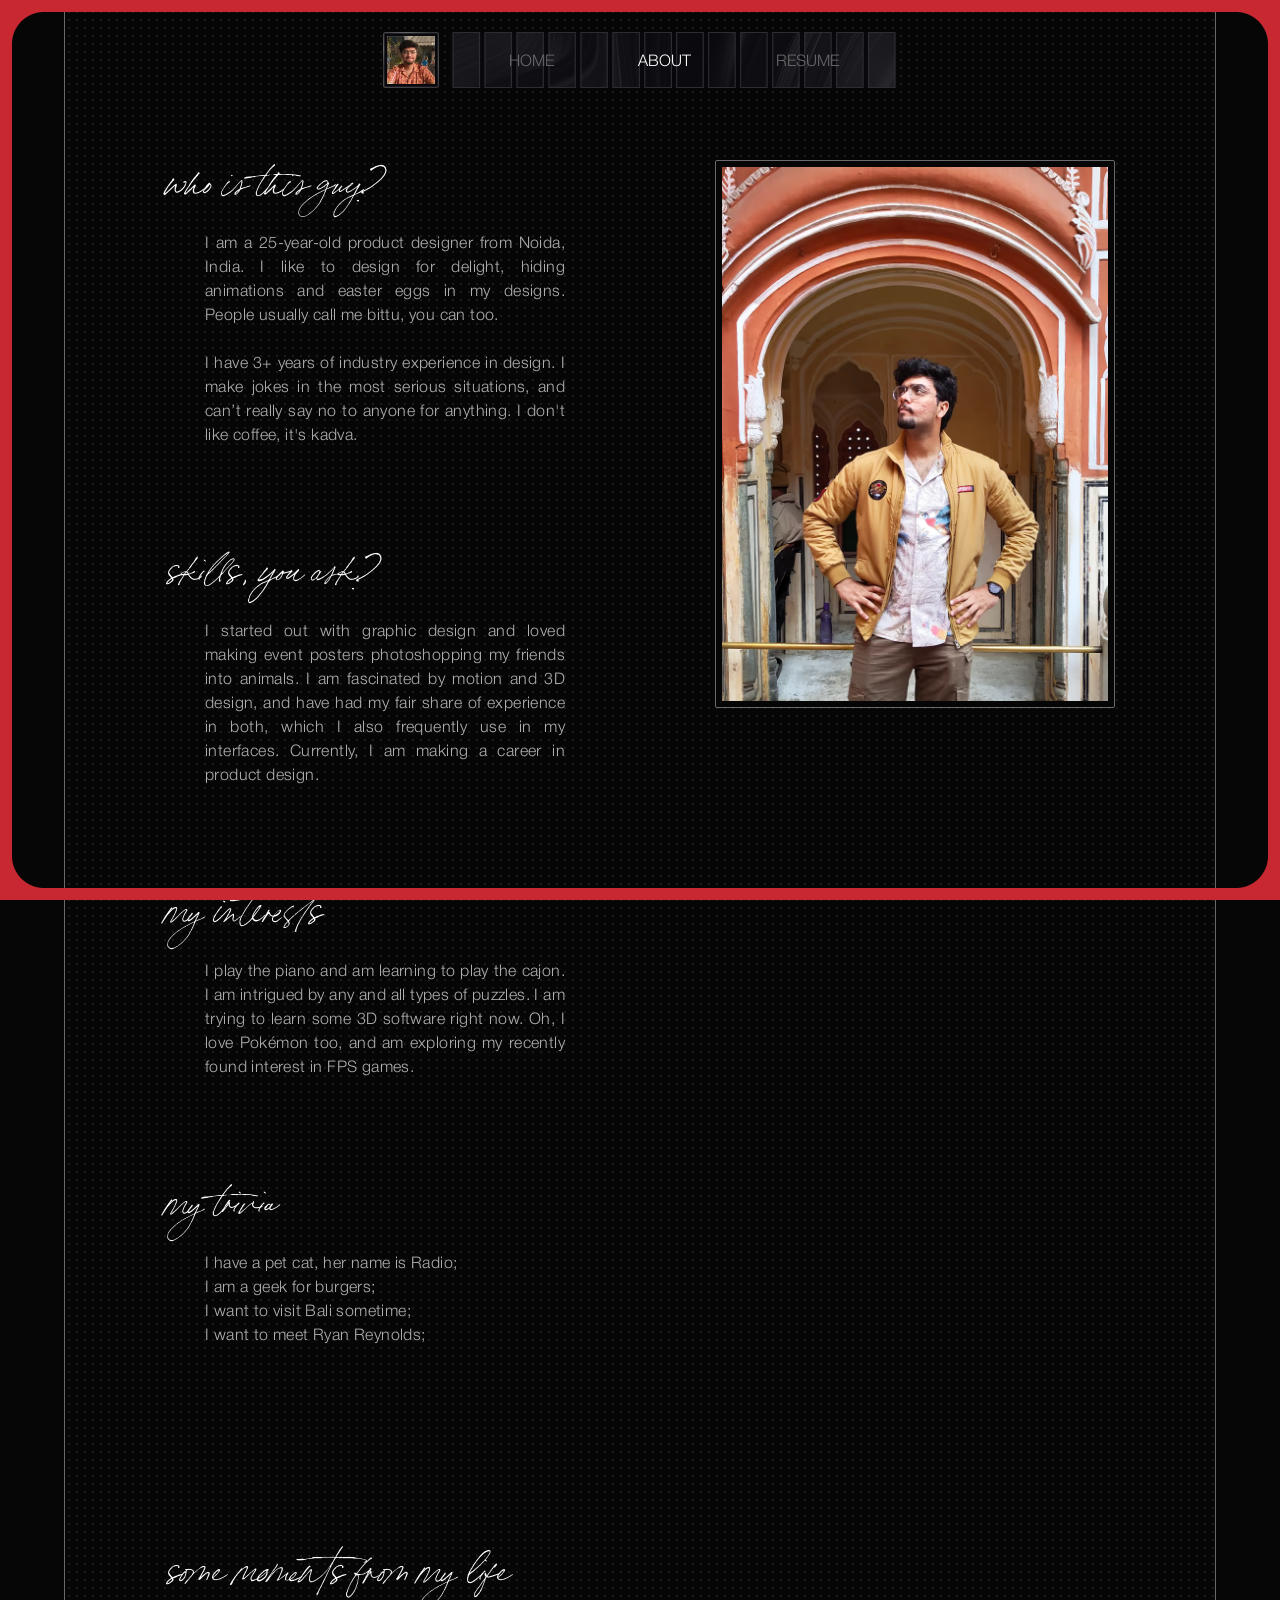
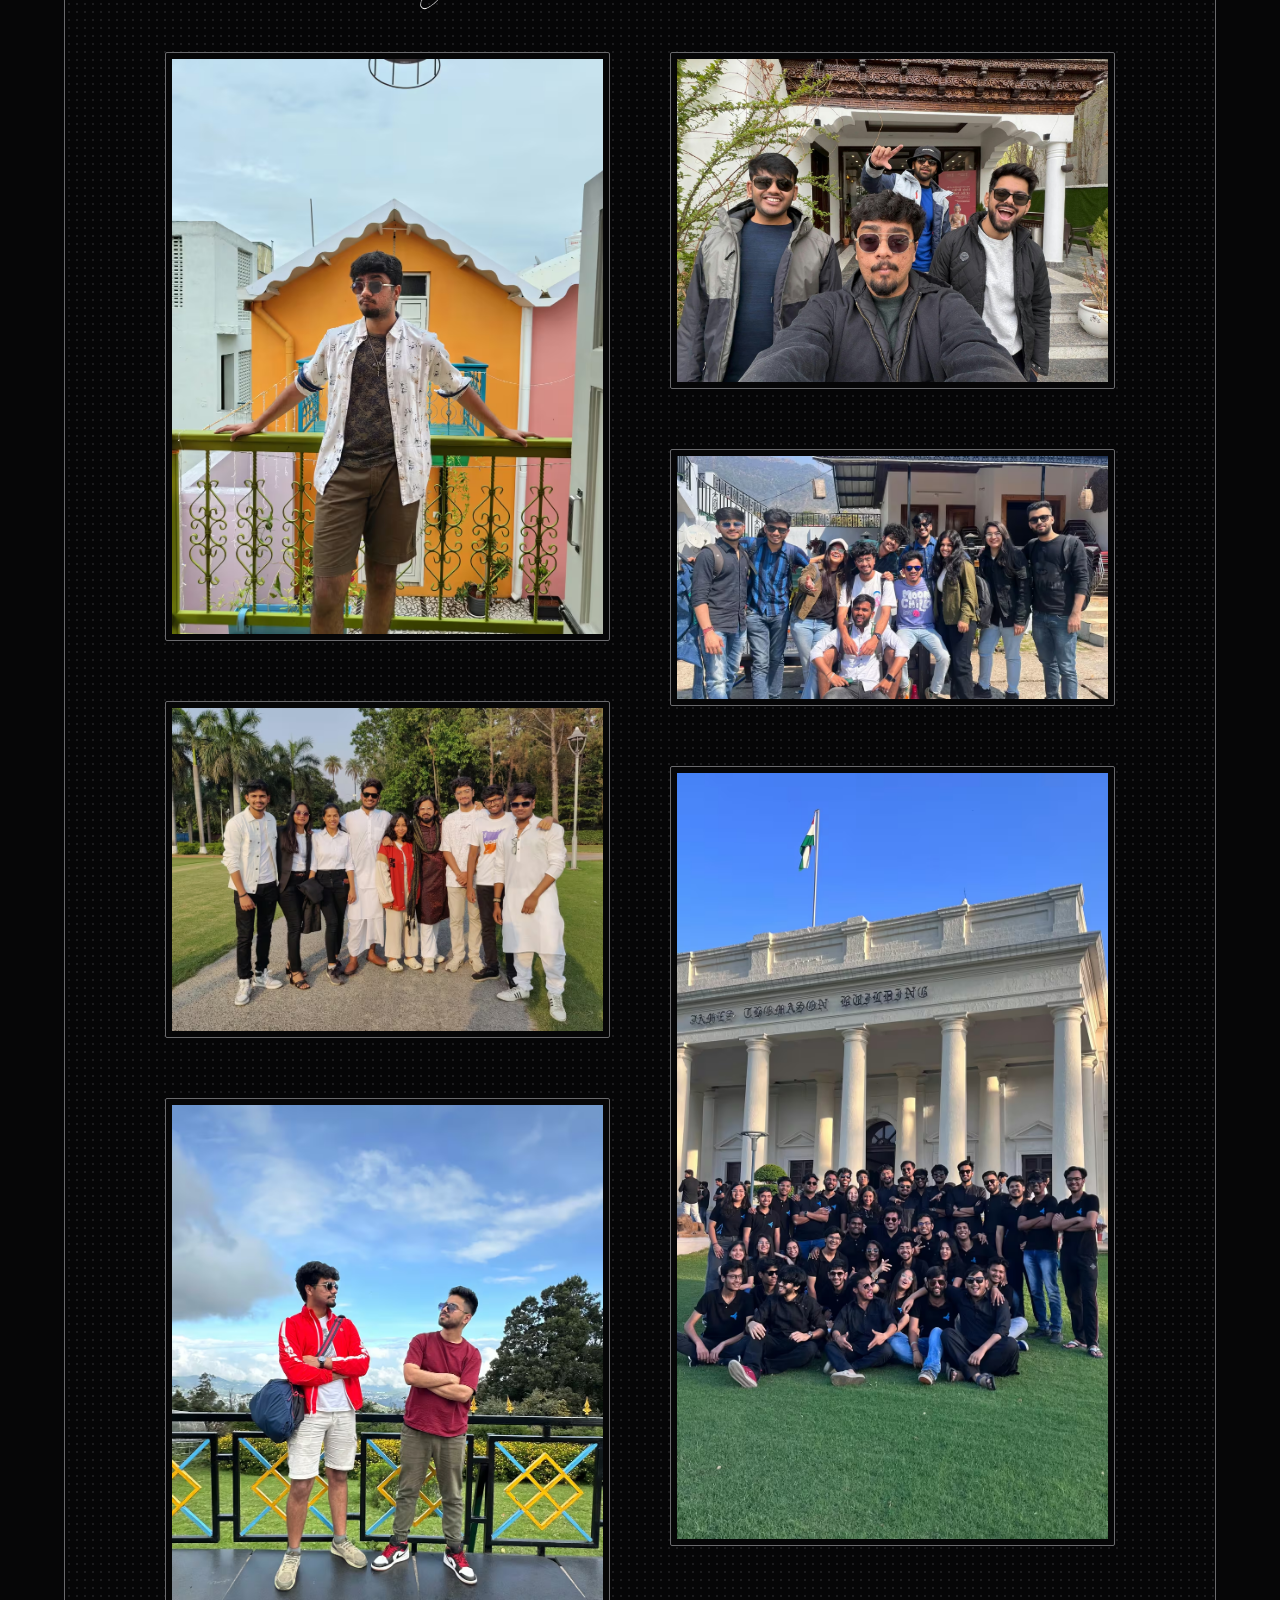
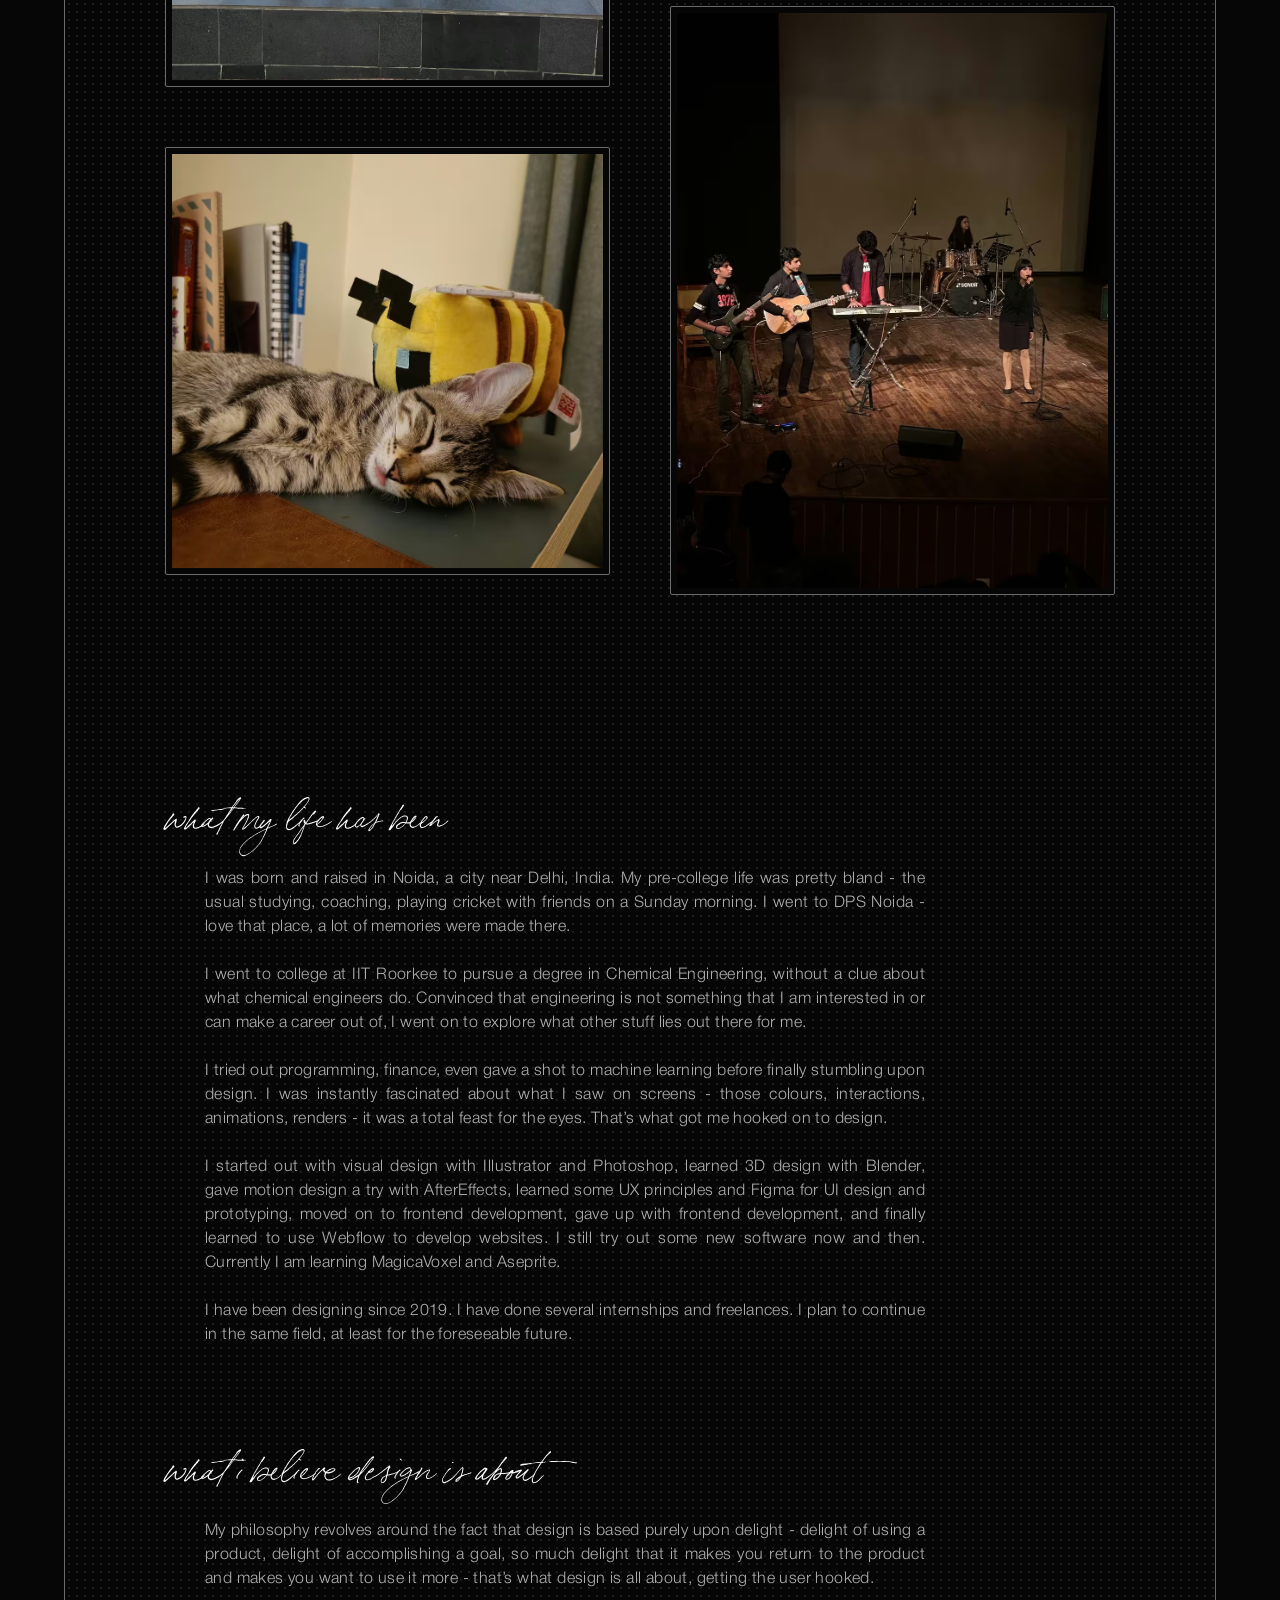
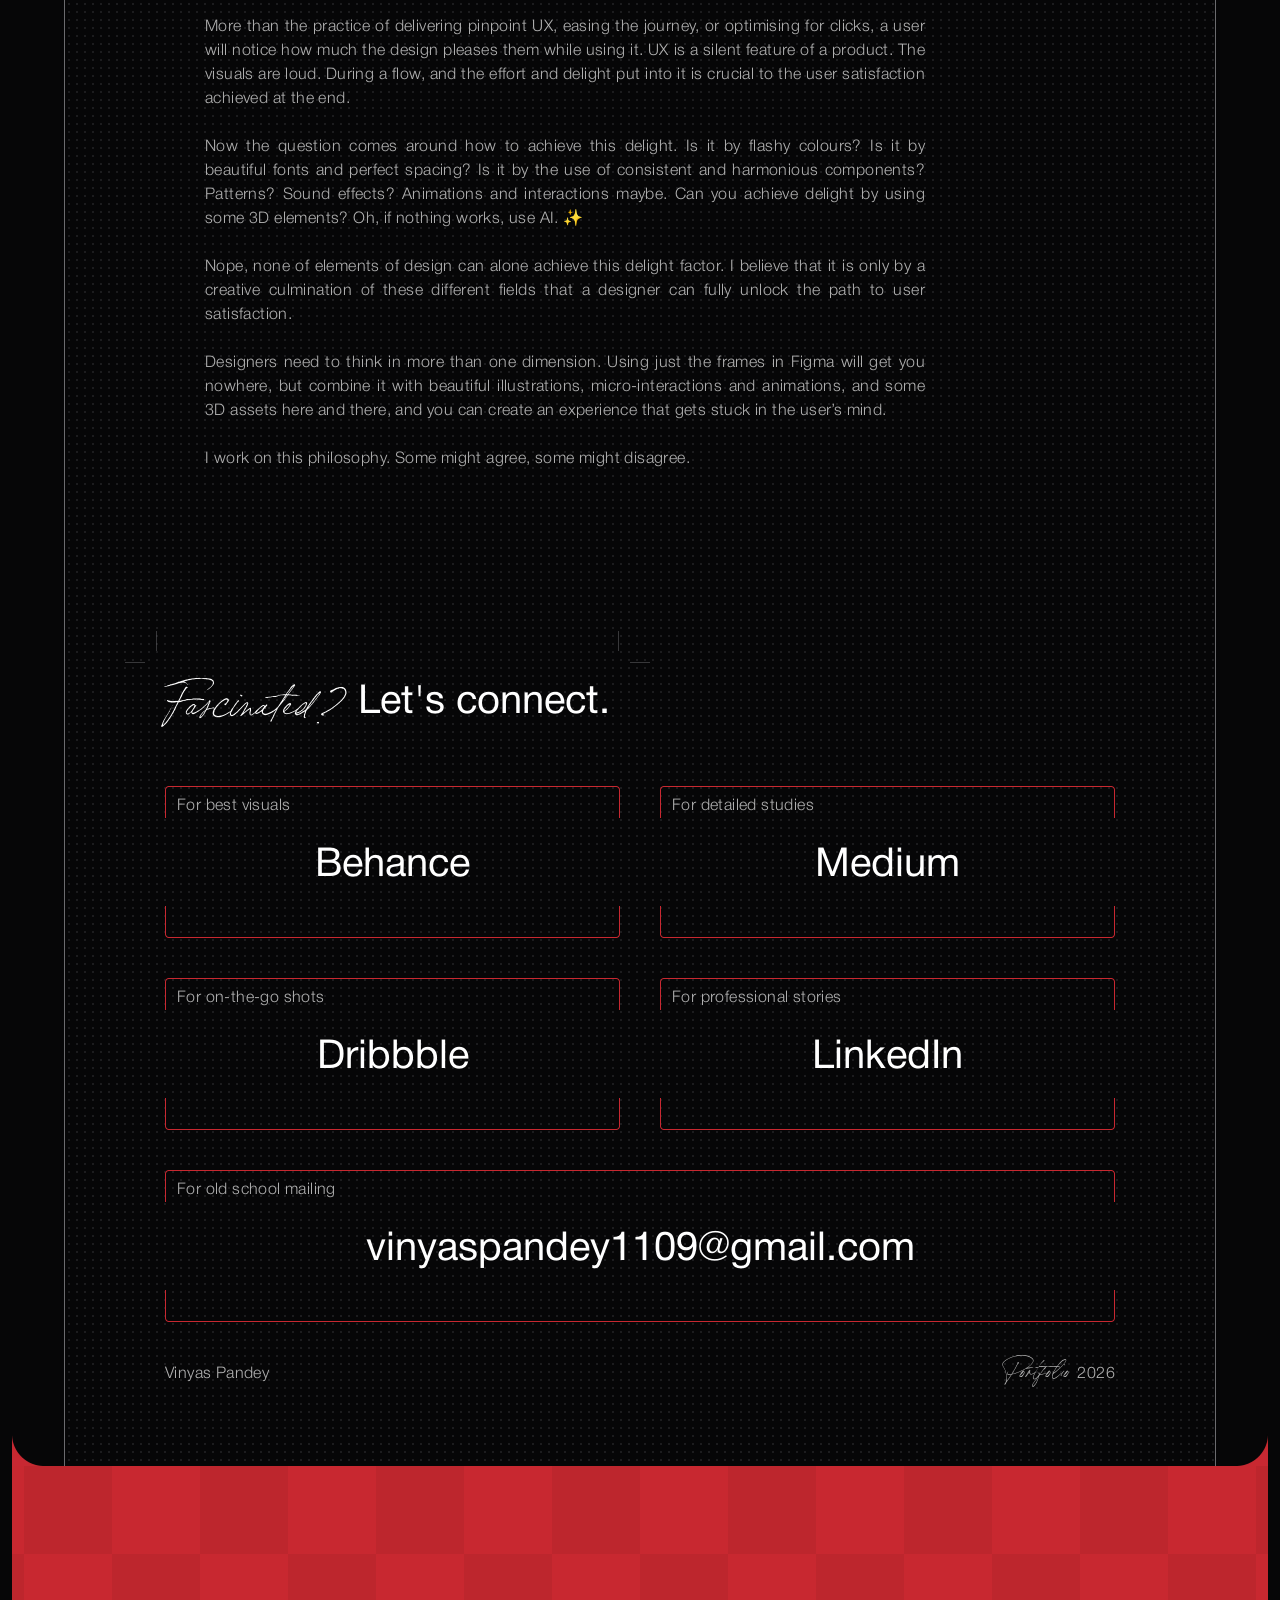
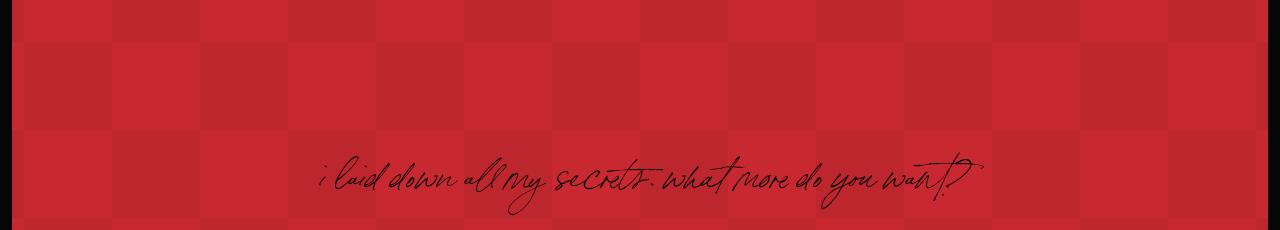
<file: about/index.html>
<!doctype html>
<html lang="en">
<head>
<meta charset="utf-8">
<meta name="viewport" content="width=device-width, initial-scale=1, viewport-fit=cover">
<!-- Generated by scripts/build.py from src/pages/about.html. Edit that, not this file. -->
<title>Vinyas Pandey – About</title>
<meta name="description" content="I am Vinyas Pandey, a product designer from Noida, India. Currently designing at Sprinto.">
<meta property="og:type" content="website">
<meta property="og:site_name" content="Vinyas Pandey">
<meta property="og:title" content="Vinyas Pandey">
<meta property="og:description" content="I am Vinyas Pandey, a product designer from Noida, India. Currently designing at Sprinto.">
<meta property="og:url" content="https://vinyas.me/about/">
<meta property="og:image" content="https://vinyas.me/assets/img/ui/og-image.png">
<meta property="og:image:width" content="1200">
<meta property="og:image:height" content="630">
<meta property="og:image:alt" content="Vinyas Pandey | Portfolio">
<meta name="twitter:card" content="summary_large_image">
<meta name="twitter:title" content="Vinyas Pandey">
<meta name="twitter:description" content="I am Vinyas Pandey, a product designer from Noida, India. Currently designing at Sprinto.">
<meta name="twitter:image" content="https://vinyas.me/assets/img/ui/og-image.png">
<link rel="canonical" href="https://vinyas.me/about/">
<link rel="icon" type="image/png" href="../assets/img/ui/favicon-1.png">
<script>
  /* Navbar photo: the one last picked (by clicking it) stays on every page, and the favicon matches it.
     Runs before the page shows so it never flashes the first photo. 4 = the number of photos. */
  (function(){
    var root = document.documentElement, icon = document.querySelector('link[rel="icon"]');
    function show(i){ root.setAttribute("data-photo", i); icon.href = icon.href.replace(/favicon-\d+/, "favicon-" + (i + 1)); }
    function saved(){ try { var i = parseInt(localStorage.getItem("navPhoto"), 10); return i >= 0 && i < 4 ? i : 0; } catch (e) { return 0; } }
    window.setNavPhoto = function(i){ show(i); try { localStorage.setItem("navPhoto", i); } catch (e) {} };
    show(saved());
    window.addEventListener("pageshow", function(e){ if (e.persisted) show(saved()); });  // back/forward to a cached page
    window.addEventListener("storage", function(e){ if (e.key === "navPhoto") show(saved()); });  // other open tabs
  })();
</script>
<link rel="apple-touch-icon" href="../assets/img/ui/webclip.png">
<link rel="preload" href="../assets/fonts/bon-vivant.woff2" as="font" type="font/woff2" crossorigin>
<link rel="preload" href="../assets/fonts/helvetica-neue-roman.woff2" as="font" type="font/woff2" crossorigin>
<link rel="stylesheet" href="../assets/css/site.css">
</head>
<body>

<!-- Fixed red frame -->
<div class="rounded-border-top"></div><div class="rounded-border-left"></div><div class="rounded-border-right"></div><div class="rounded-border-bottom"></div>
<div class="rounded-corner rc-tl"></div><div class="rounded-corner rc-tr"></div><div class="rounded-corner rc-bl"></div><div class="rounded-corner rc-br"></div>

<!-- Navbar: the links come from "nav" in content/site.json -->
<header class="navbar-container" id="navbarContainer">
  <nav class="navbar" aria-label="Main">
    <div class="navbar-profile-image">
      <button class="navbar-profile-images-container" id="profileStack" type="button" aria-label="Show another photo of Vinyas">
        <img class="profile-image pi-2" data-order="3" src="../assets/img/profile/photo-4.avif" width="96" height="96" alt="">
        <img class="profile-image pi-3" data-order="2" src="../assets/img/profile/photo-3.avif" width="96" height="96" alt="">
        <img class="profile-image pi-4" data-order="1" src="../assets/img/profile/photo-2.avif" width="96" height="96" alt="">
        <img class="profile-image pi-1" data-order="0" src="../assets/img/profile/photo-1.avif" width="96" height="96" alt="">
      </button>
    </div>
    <div class="navbar-controls">
      <a href="../" class="navbar-control-link">HOME</a>
      <a href="#top" aria-current="page" class="navbar-control-link active" id="homeLink">ABOUT</a>
      <a href="https://drive.google.com/drive/folders/16NA4Vg2wVpLMmNvJw1I25iqJxJHvULP1?usp=sharing" target="_blank" rel="noopener" class="navbar-control-link">RESUME</a>
      <div class="navbar-glow-container" aria-hidden="true">
        <div class="navbar-glow-divs" id="navGlow"><div class="navbar-glow glow-1"></div><div class="navbar-glow glow-2"></div></div>
      </div>
    </div>
  </nav>
</header>

<main class="page-container" id="top">

  <section class="about-hero-container" aria-label="About me">
    <div class="about-hero-content-blocks">
      <div class="about-content-block">
        <h1 class="bon-vivant-style">who is this guy?</h1>
        <div class="content-container"><p class="about-content-paragraph">I am a 25-year-old product designer from Noida, India. I like to design for delight, hiding animations and easter eggs in my designs. People usually call me bittu, you can too.<br><br>I have 3+ years of industry experience in design. I make jokes in the most serious situations, and can’t really say no to anyone for anything. I don't like coffee, it's kadva.</p></div>
      </div>
      <div class="about-content-block">
        <h1 class="bon-vivant-style">skills, you ask?</h1>
        <div class="content-container"><p class="about-content-paragraph">I started out with graphic design and loved making event posters photoshopping my friends into animals. I am fascinated by motion and 3D design, and have had my fair share of experience in both, which I also frequently use in my interfaces. Currently, I am making a career in product design.</p></div>
      </div>
      <div class="about-content-block">
        <h1 class="bon-vivant-style">my interests</h1>
        <div class="content-container"><p class="about-content-paragraph">I play the piano and am learning to play the cajon. I am intrigued by any and all types of puzzles. I am trying to learn some 3D software right now. Oh, I love Pokémon too, and am exploring my recently found interest in FPS games.</p></div>
      </div>
      <div class="about-content-block">
        <h1 class="bon-vivant-style">my trivia</h1>
        <div class="content-container"><p class="about-content-paragraph">I have a pet cat, her name is Radio;<br>I am a geek for burgers;<br>I want to visit Bali sometime;<br>I want to meet Ryan Reynolds;<br></p></div>
      </div>
    </div>
    <div class="about-hero-image-container"><div class="image-container"><img class="image-slot" src="../assets/img/about/hero.avif" alt="Vinyas Pandey" width="786" height="1088"></div></div>
  </section>

  <section class="my-life-container" aria-labelledby="momentsHeading">
      <h1 id="momentsHeading" class="bon-vivant-style">some moments from my life</h1>
      <div class="life-images">
        <div class="life-images-column"><div class="image-container"><img class="image-slot" src="../assets/img/about/pondicherry.avif" alt="Me looking like a tapori in Pondicherry" width="3072" height="4096" style="aspect-ratio:3072/4096"></div><div class="image-container"><img class="image-slot" src="../assets/img/about/design-studio-family.avif" alt="My Design Studio family" width="4000" height="3000" style="aspect-ratio:4000/3000"></div><div class="image-container"><img class="image-slot" src="../assets/img/about/with-gaurav.avif" alt="Me and Gayrav Gaynani" width="3024" height="4032" style="aspect-ratio:3024/4032"></div><div class="image-container"><img class="image-slot" src="../assets/img/about/radio-the-cat.avif" alt="That's my cat. She's Radio." width="2130" height="2050" style="aspect-ratio:2130/2050"></div></div>
        <div class="life-images-column"><div class="image-container"><img class="image-slot" src="../assets/img/about/selfie-with-friends.avif" alt="Me and the boys on a trip" width="2000" height="1500" style="aspect-ratio:2000/1500"></div><div class="image-container"><img class="image-slot" src="../assets/img/about/dehradun-trip.avif" alt="E-Cell peeps on a trip to Dehradun." width="1600" height="900" style="aspect-ratio:1600/900"></div><div class="image-container"><img class="image-slot" src="../assets/img/about/e-cell-iitr.avif" alt="My E-Cell IITR fa. I'm at the far back. Try to spot me!" width="2268" height="4032" style="aspect-ratio:2268/4032"></div><div class="image-container"><img class="image-slot" src="../assets/img/about/on-the-keys.avif" alt="That's me on the keys" width="1200" height="1600" style="aspect-ratio:1200/1600"></div></div>
      </div>
    </section>
    <section class="life-and-philosophy-container" aria-label="My story and philosophy">
      <div class="life-and-philosophy-content-blocks">
      <div class="about-content-block">
        <h1 class="bon-vivant-style">what my life has been</h1>
        <div class="content-container"><p class="about-content-paragraph">I was born and raised in Noida, a city near Delhi, India. My pre-college life was pretty bland - the usual studying, coaching, playing cricket with friends on a Sunday morning. I went to DPS Noida - love that place, a lot of memories were made there.<br><br>I went to college at IIT Roorkee to pursue a degree in Chemical Engineering, without a clue about what chemical engineers do. Convinced that engineering is not something that I am interested in or can make a career out of, I went on to explore what other stuff lies out there for me.<br><br>I tried out programming, finance, even gave a shot to machine learning before finally stumbling upon design. I was instantly fascinated about what I saw on screens - those colours, interactions, animations, renders - it was a total feast for the eyes. That’s what got me hooked on to design.<br><br>I started out with visual design with Illustrator and Photoshop, learned 3D design with Blender, gave  motion design a try with AfterEffects, learned some UX principles and Figma for UI design and prototyping, moved on to frontend development, gave up with frontend development, and finally learned to use Webflow to develop websites. I still try out some new software now and then. Currently I am learning MagicaVoxel and Aseprite.<br><br>I have been designing since 2019. I have done several internships and freelances. I plan to continue in the same field, at least for the foreseeable future.<br></p></div>
      </div>
      <div class="about-content-block">
        <h1 class="bon-vivant-style">what i believe design is about</h1>
        <div class="content-container"><p class="about-content-paragraph">My philosophy revolves around the fact that design is based purely upon delight - delight of using a product, delight of accomplishing a goal, so much delight that it makes you return to the product and makes you want to use it more - that’s what design is all about, getting the user hooked.<br><br>More than the practice of delivering pinpoint UX, easing the journey, or optimising for clicks, a user will notice how much the design pleases them while using it. UX is a silent feature of a product. The visuals are loud. During a flow, and the effort and delight put into it is crucial to the user satisfaction achieved at the end.<br><br>Now the question comes around how to achieve this delight. Is it by flashy colours? Is it by beautiful fonts and perfect spacing? Is it by the use of consistent and harmonious components? Patterns? Sound effects? Animations and interactions maybe. Can you achieve delight by using some 3D elements? Oh, if nothing works, use AI. ✨<br><br>Nope, none of elements of design can alone achieve this delight factor. I believe that it is only by a creative culmination of these different fields that a designer can fully unlock the path to user satisfaction.<br><br>Designers need to think in more than one dimension. Using just the frames in Figma will get you nowhere, but combine it with beautiful illustrations, micro-interactions and animations, and some 3D assets here and there, and you can create an experience that gets stuck in the user’s mind.<br><br>I work on this philosophy. Some might agree, some might disagree.<br></p></div>
      </div>
      </div>
    </section>

  <!-- Footer: the links come from "links" in content/site.json -->
  <footer class="footer-container">
    <div class="footer-header-text">
      <h1 class="footer-heading"><span class="bon-vivant-style">Fascinated ?</span> &nbsp;Let's connect.</h1>
      <span class="crop-mark crop-mark-top-right"></span><span class="crop-mark crop-mark-top-left"></span>
    </div>
    <div class="footer-actions-row"><a class="footer-action" href="https://www.behance.net/vinyaspandey" target="_blank" rel="noopener"><div class="footer-action-bracket" aria-hidden="true"><span class="bracket-edge"></span><span class="footer-edge-base"></span><span class="bracket-edge right"></span></div><div class="footer-action-title-container"><h1 class="footer-action-title">Behance</h1><div class="footer-action-underline-container"><div class="footer-action-underline"></div></div></div><div class="footer-action-bracket bottom" aria-hidden="true"><span class="bracket-edge bottom"></span><span class="footer-edge-base bottom"></span><span class="bracket-edge right bottom"></span></div><p class="footer-action-subtitle">For best visuals</p></a><a class="footer-action" href="https://medium.com/@vinyaspandey" target="_blank" rel="noopener"><div class="footer-action-bracket" aria-hidden="true"><span class="bracket-edge"></span><span class="footer-edge-base"></span><span class="bracket-edge right"></span></div><div class="footer-action-title-container"><h1 class="footer-action-title">Medium</h1><div class="footer-action-underline-container"><div class="footer-action-underline"></div></div></div><div class="footer-action-bracket bottom" aria-hidden="true"><span class="bracket-edge bottom"></span><span class="footer-edge-base bottom"></span><span class="bracket-edge right bottom"></span></div><p class="footer-action-subtitle">For detailed studies</p></a></div>
    <div class="footer-actions-row"><a class="footer-action" href="https://dribbble.com/bittu911" target="_blank" rel="noopener"><div class="footer-action-bracket" aria-hidden="true"><span class="bracket-edge"></span><span class="footer-edge-base"></span><span class="bracket-edge right"></span></div><div class="footer-action-title-container"><h1 class="footer-action-title">Dribbble</h1><div class="footer-action-underline-container"><div class="footer-action-underline"></div></div></div><div class="footer-action-bracket bottom" aria-hidden="true"><span class="bracket-edge bottom"></span><span class="footer-edge-base bottom"></span><span class="bracket-edge right bottom"></span></div><p class="footer-action-subtitle">For on-the-go shots</p></a><a class="footer-action" href="https://www.linkedin.com/in/vinyaspandey1109/" target="_blank" rel="noopener"><div class="footer-action-bracket" aria-hidden="true"><span class="bracket-edge"></span><span class="footer-edge-base"></span><span class="bracket-edge right"></span></div><div class="footer-action-title-container"><h1 class="footer-action-title">LinkedIn</h1><div class="footer-action-underline-container"><div class="footer-action-underline"></div></div></div><div class="footer-action-bracket bottom" aria-hidden="true"><span class="bracket-edge bottom"></span><span class="footer-edge-base bottom"></span><span class="bracket-edge right bottom"></span></div><p class="footer-action-subtitle">For professional stories</p></a></div>
    <div class="footer-actions-row mailing"><a class="footer-action" href="mailto:vinyaspandey1109@gmail.com?subject=%F0%9F%91%8B%F0%9F%8F%BB%20Hey%20there!%20Let&#x27;s%20get%20on%20a%20call%3F"><div class="footer-action-bracket" aria-hidden="true"><span class="bracket-edge"></span><span class="footer-edge-base"></span><span class="bracket-edge right"></span></div><div class="footer-action-title-container"><h1 class="footer-action-title">vinyaspandey1109@gmail.com</h1><div class="footer-action-underline-container"><div class="footer-action-underline"></div></div></div><div class="footer-action-bracket bottom" aria-hidden="true"><span class="bracket-edge bottom"></span><span class="footer-edge-base bottom"></span><span class="bracket-edge right bottom"></span></div><p class="footer-action-subtitle">For old school mailing</p></a></div>
    <div class="last-signature-container">
      <p>Vinyas Pandey</p>
      <div class="footer-signature-right"><p class="paragraph-bon-vivant-style">Portfolio</p><p>2026</p></div>
    </div>
  </footer>
</main>

<div class="secret-footer-container" aria-hidden="true">
  <div class="sf-corner sf-top-right"></div><div class="sf-corner sf-top-left"></div>
  <h2 class="bon-vivant-style sf-easter-egg-text">i laid down all my secrets. what more do you want?</h2>
</div>

<script src="../assets/js/about.js"></script>
</body>
</html>
</file>
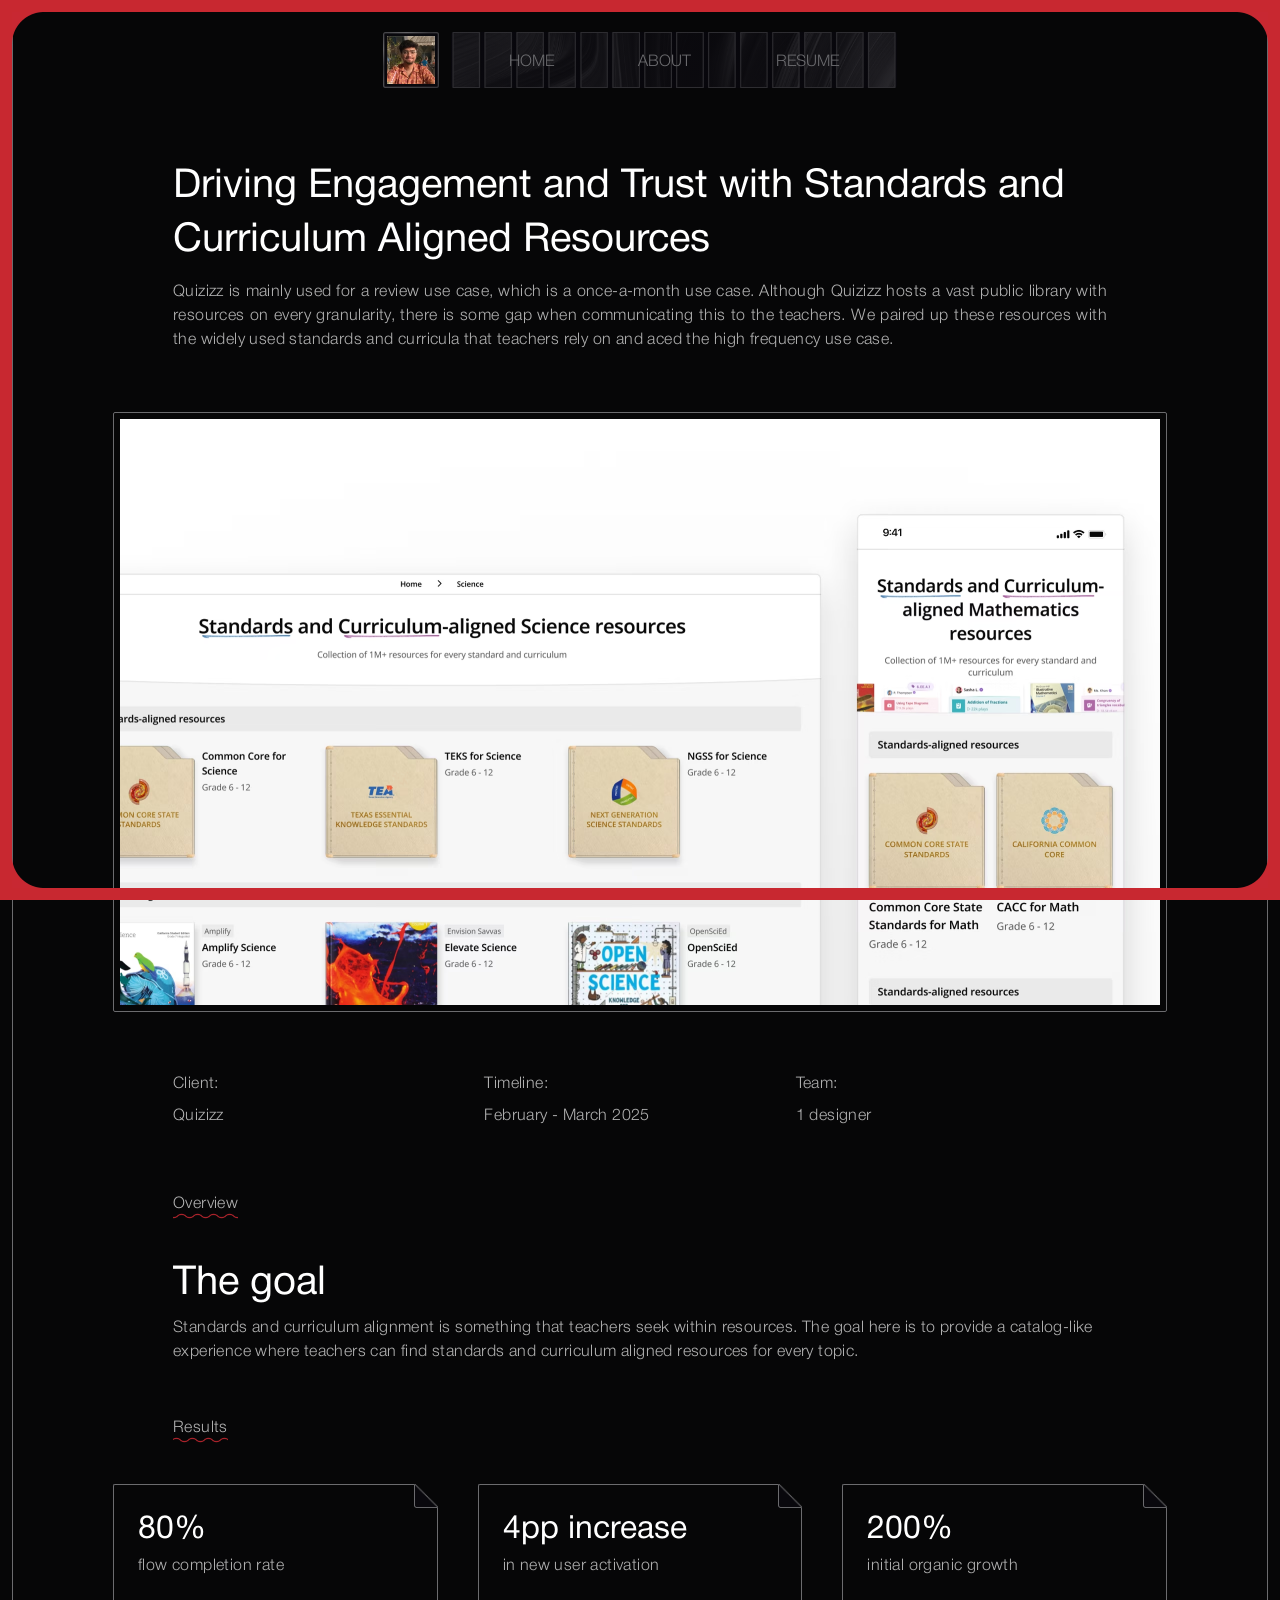
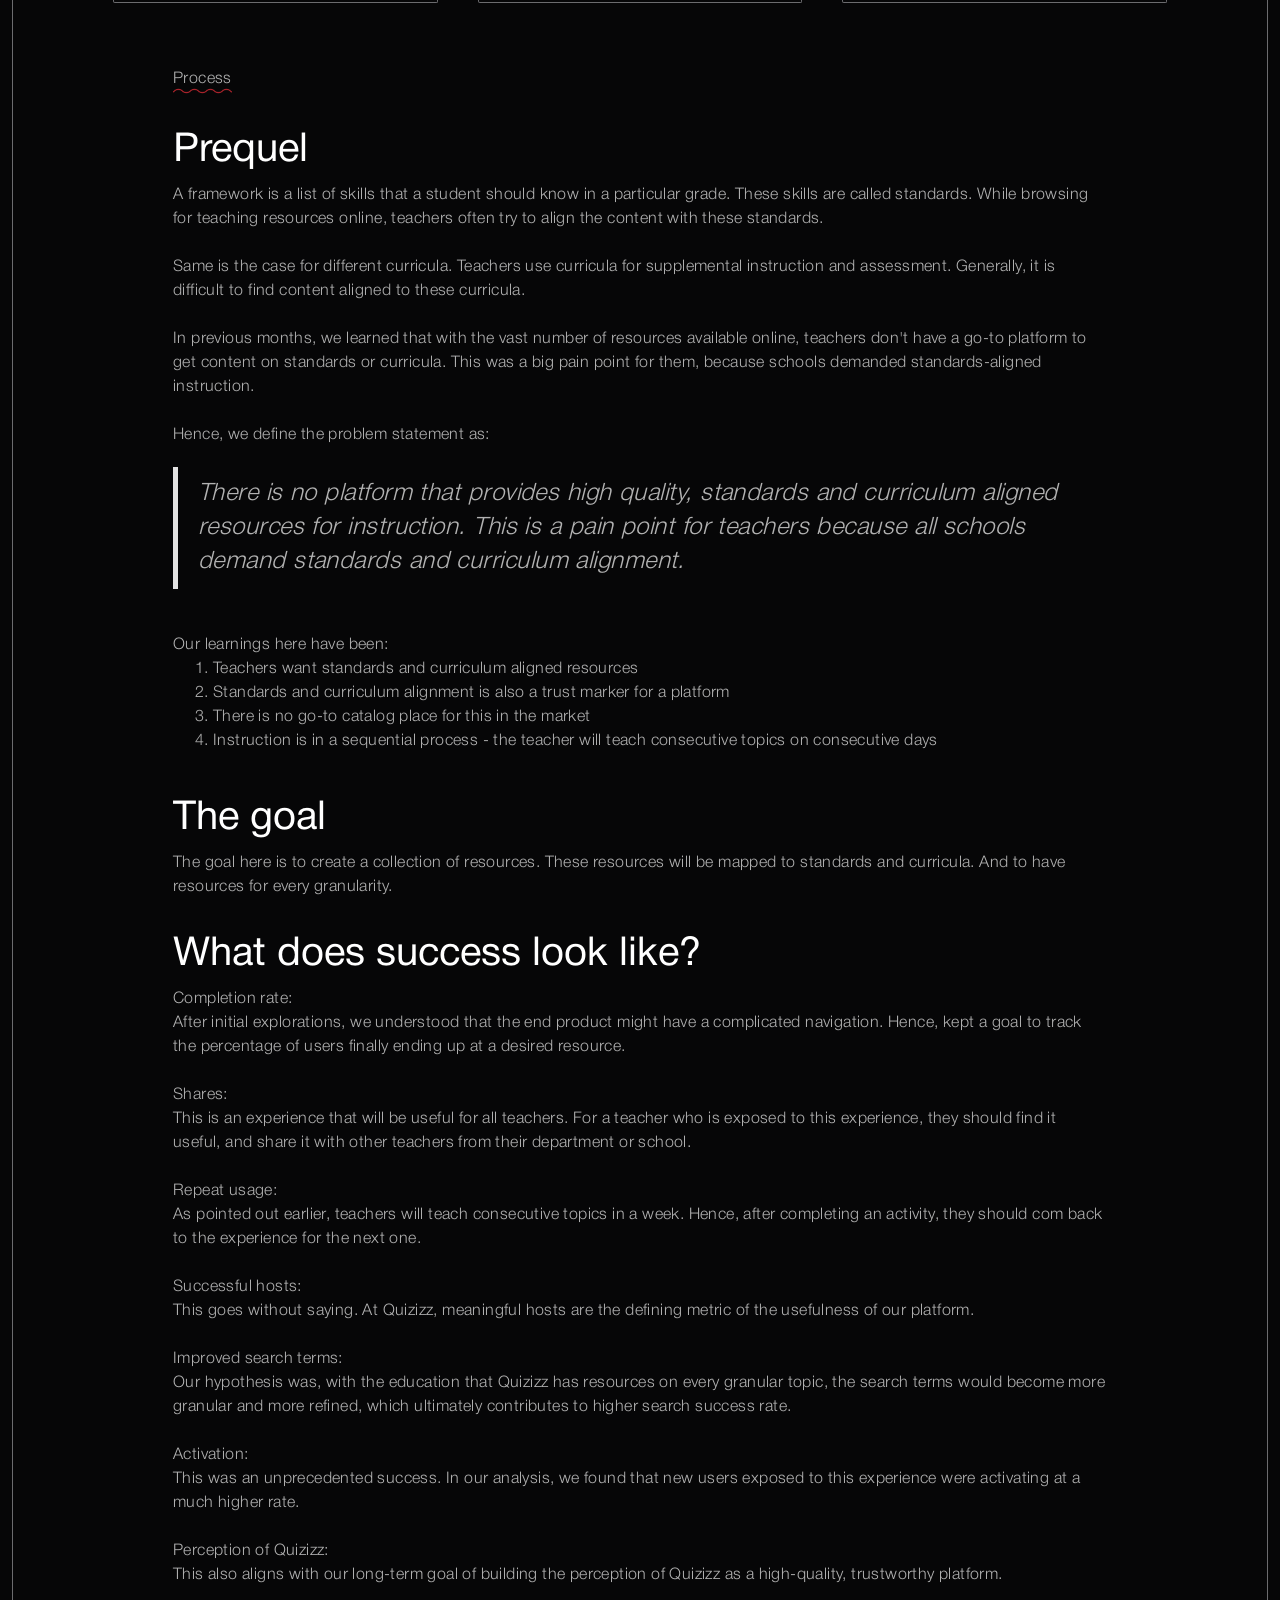
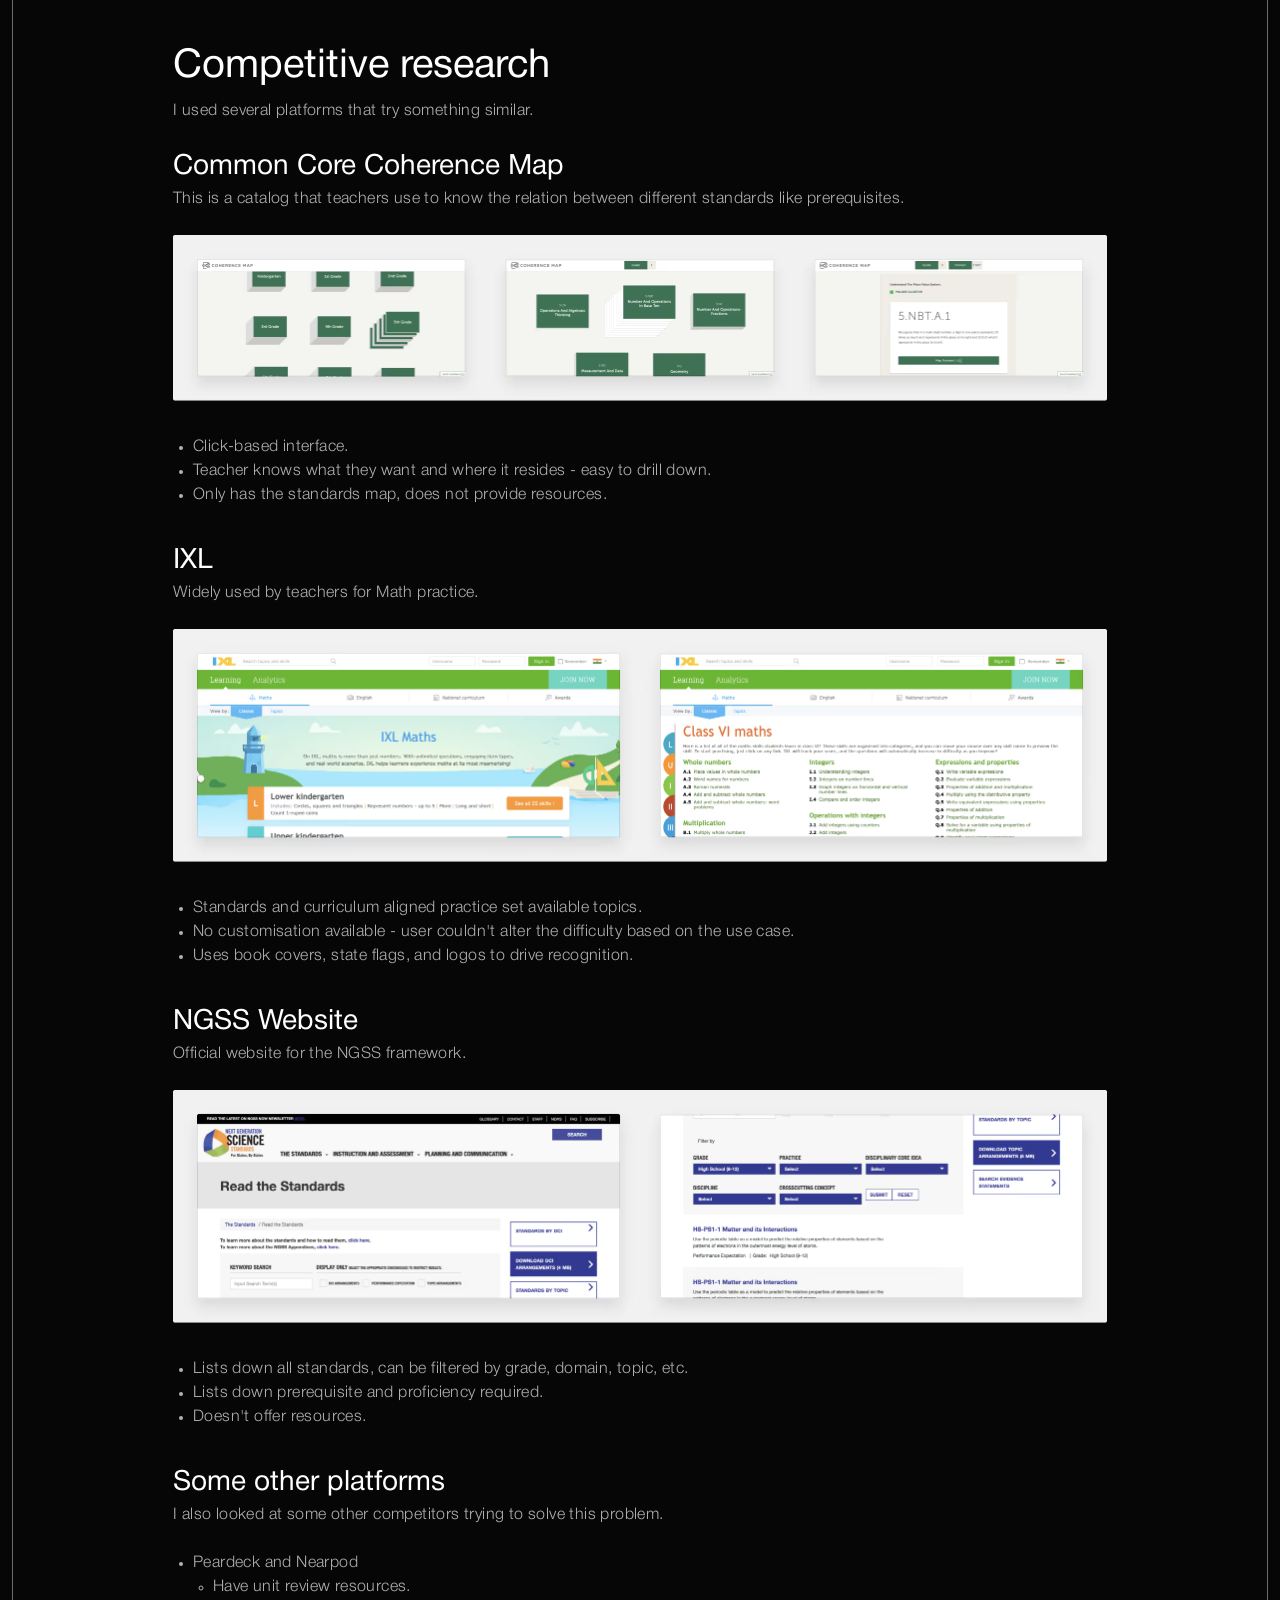
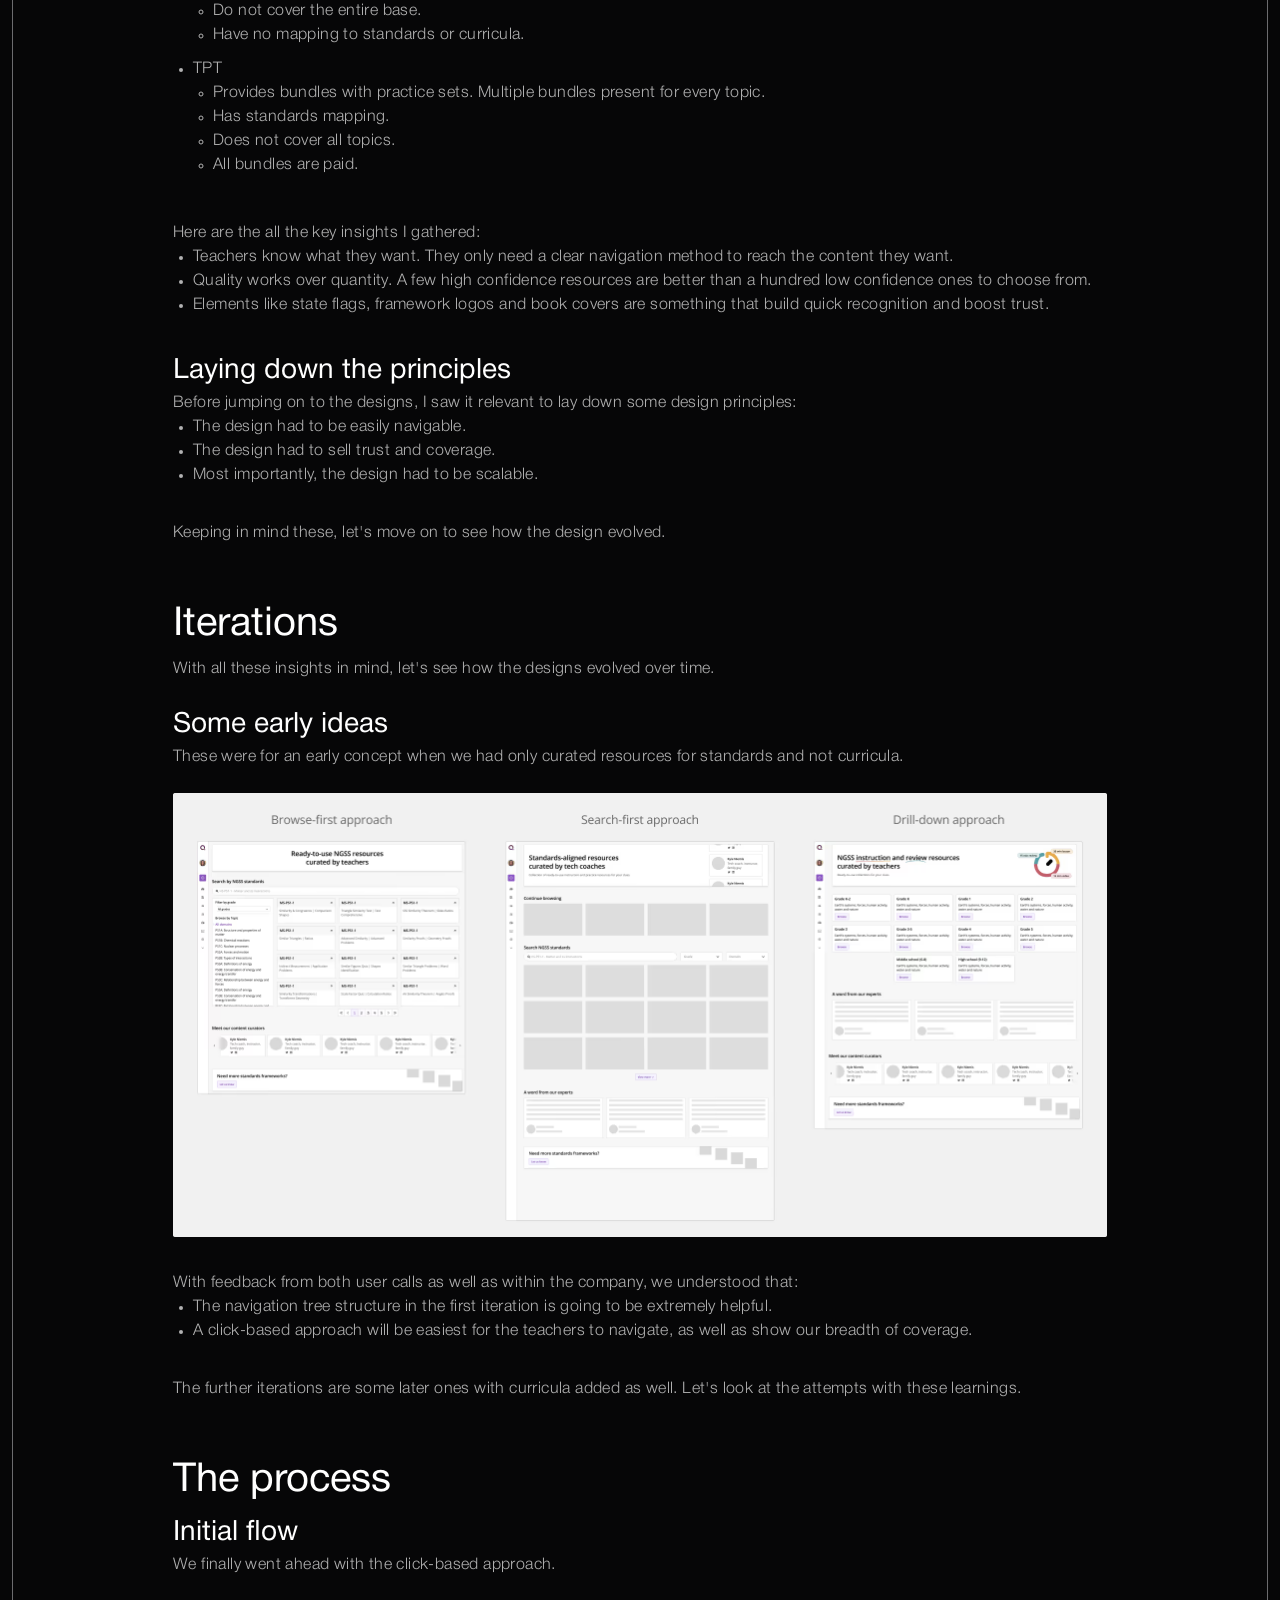
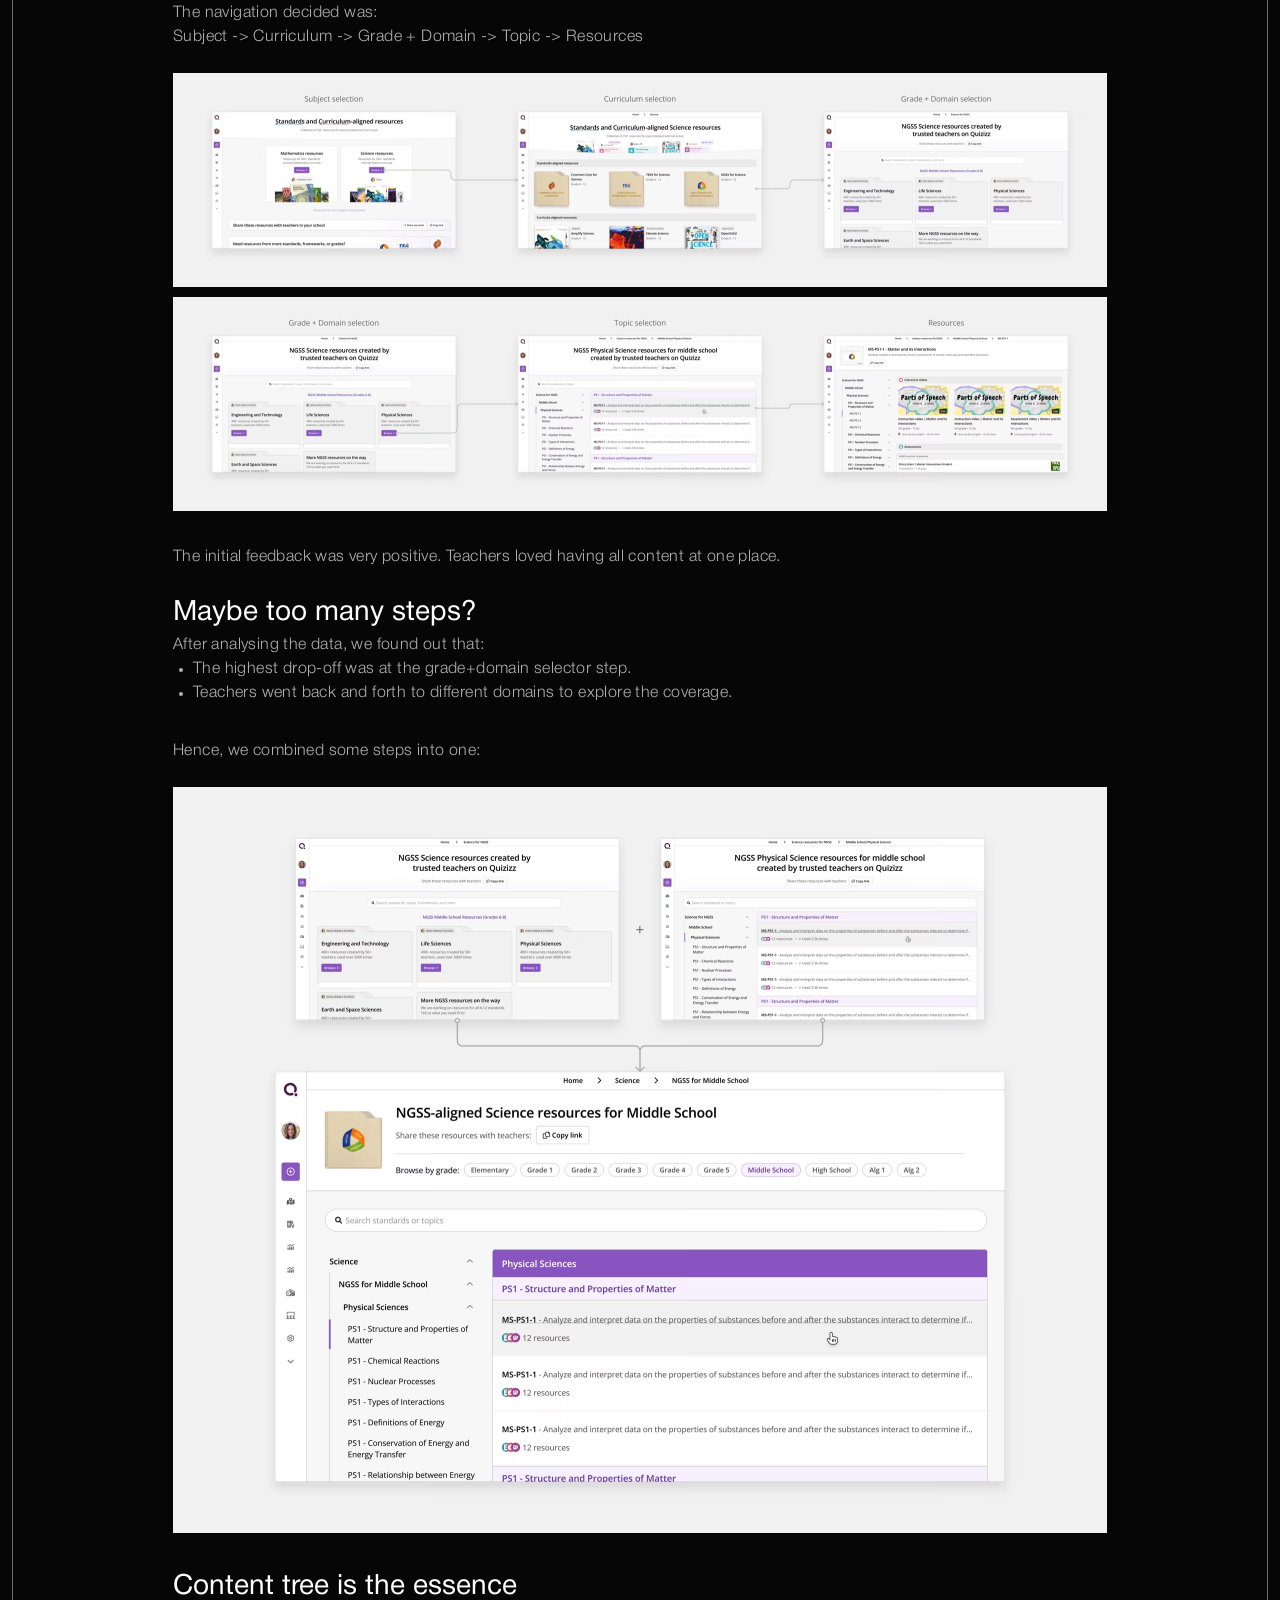
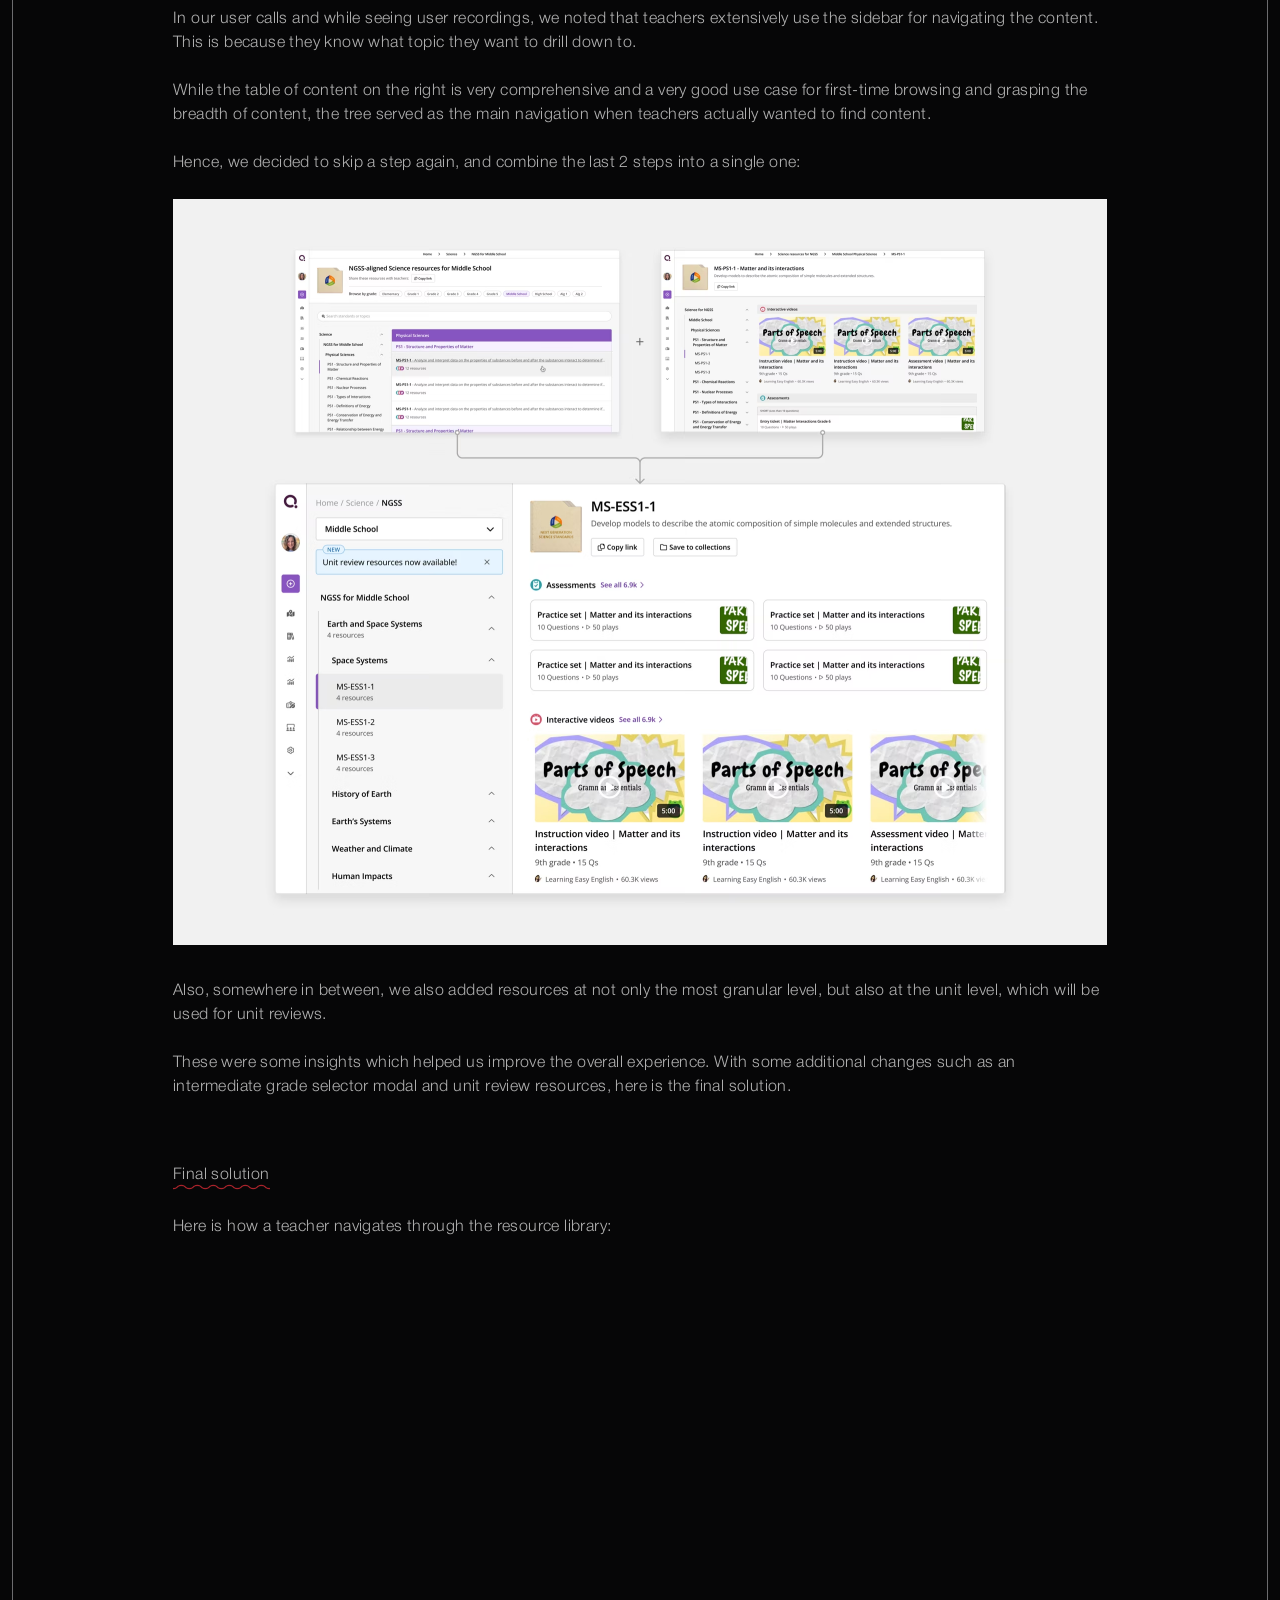
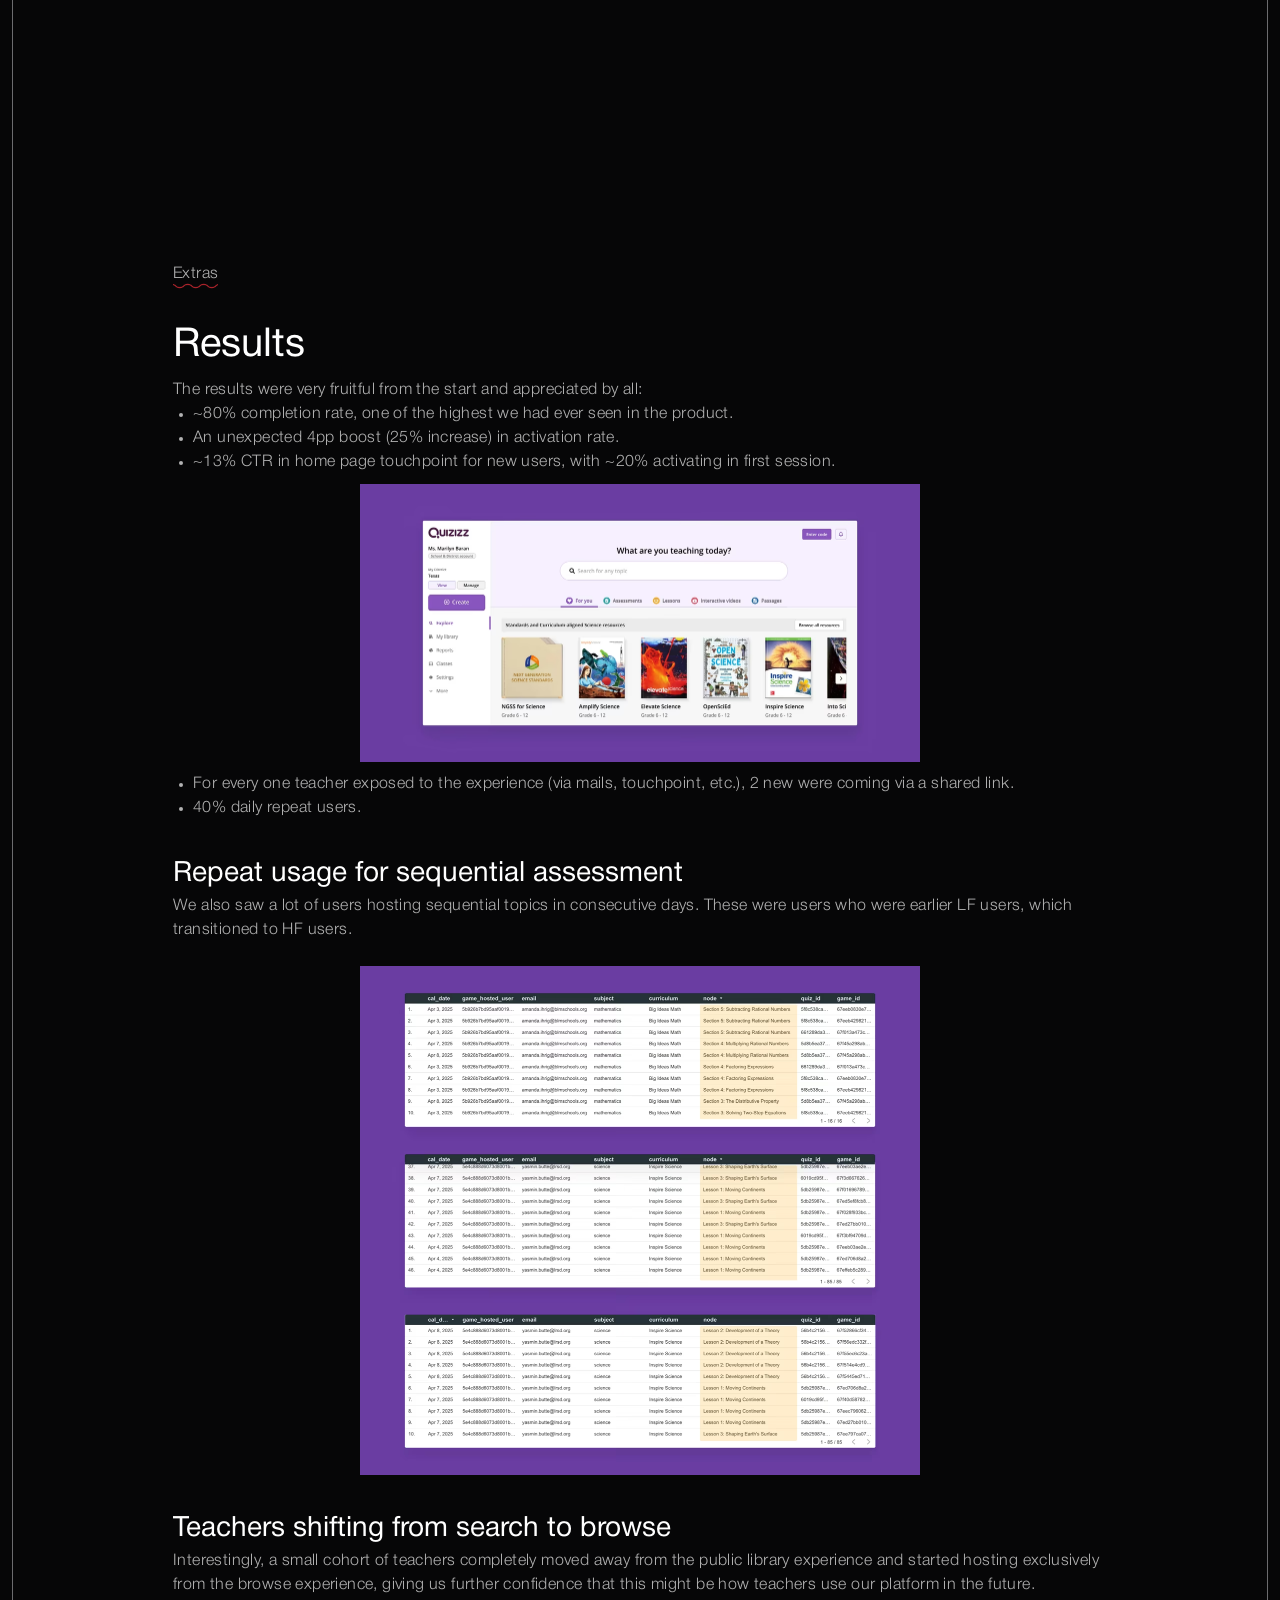
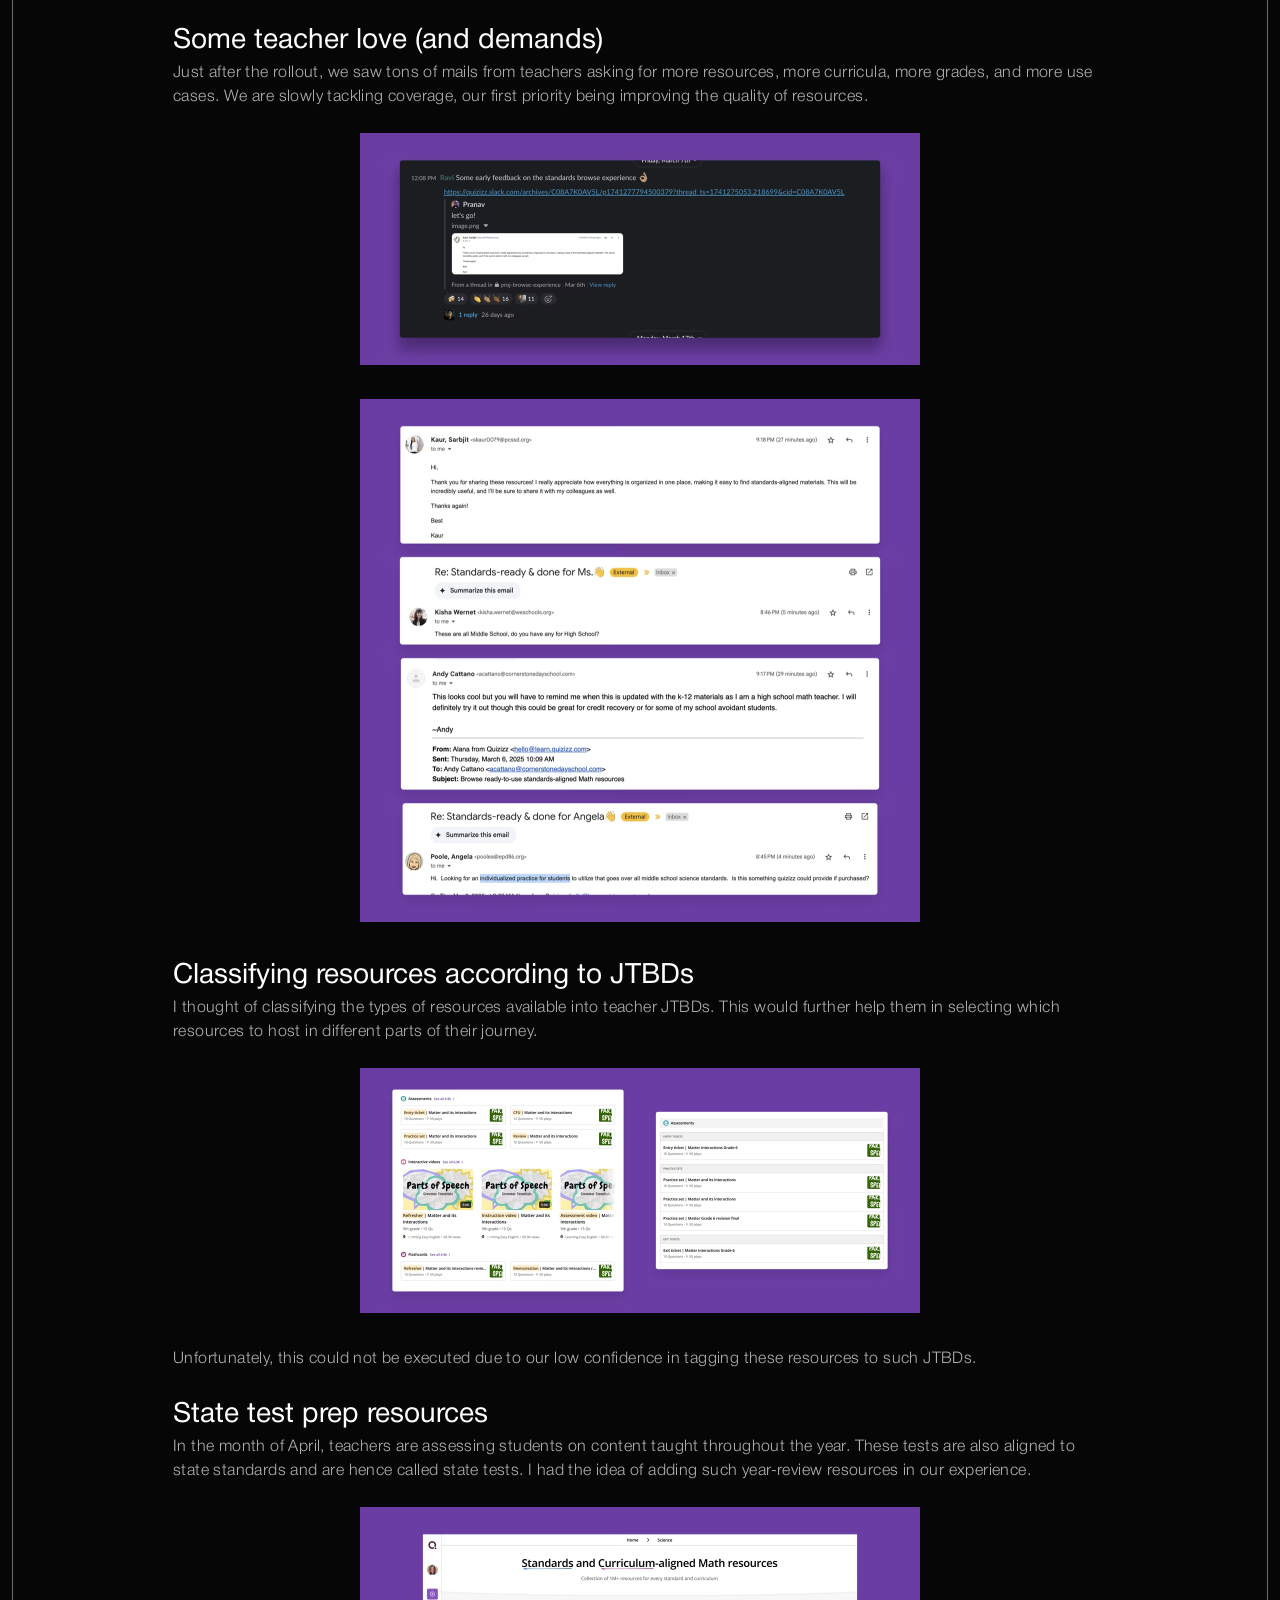
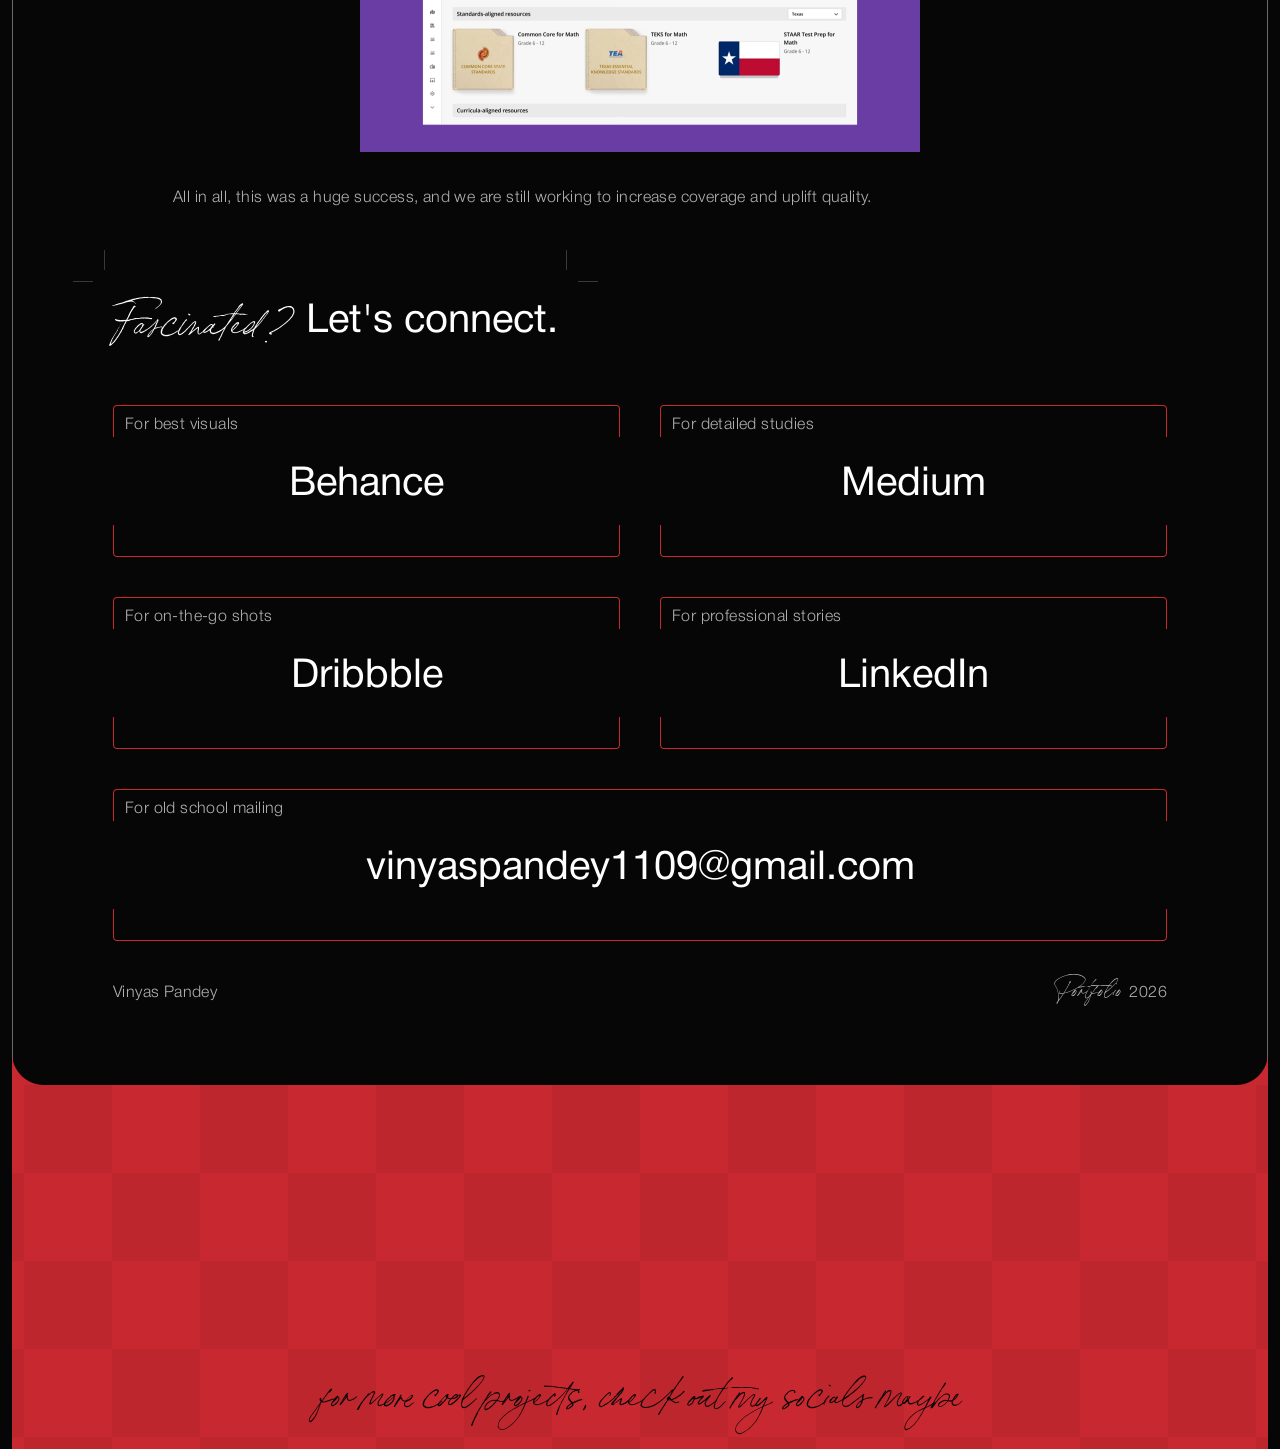
<file: work/browse-experience/index.html>
<!doctype html>
<html lang="en">
<head>
<meta charset="utf-8">
<meta name="viewport" content="width=device-width, initial-scale=1, viewport-fit=cover">
<!-- Generated by scripts/build.py from content/projects/browse-experience/index.md. Edit that, not this file. -->
<title>Driving Engagement and Trust with Standards and Curriculum Aligned Resources – Vinyas Pandey</title>
<meta name="description" content="Quizizz is mainly used for a review use case, which is a once-a-month use case. Although Quizizz hosts a vast public library with resources on every granularity, there is some gap when communicating this to the teachers. We paired up these resources with the widely used standards and curricula that teachers rely on and aced the high frequency use case.">
<meta property="og:type" content="website">
<meta property="og:site_name" content="Vinyas Pandey">
<meta property="og:title" content="Driving Engagement and Trust with Standards and Curriculum Aligned Resources">
<meta property="og:description" content="Quizizz is mainly used for a review use case, which is a once-a-month use case. Although Quizizz hosts a vast public library with resources on every granularity, there is some gap when communicating this to the teachers. We paired up these resources with the widely used standards and curricula that teachers rely on and aced the high frequency use case.">
<meta property="og:url" content="https://vinyas.me/work/browse-experience/">
<meta property="og:image" content="https://vinyas.me/content/projects/browse-experience/og.jpg">
<meta property="og:image:width" content="1200">
<meta property="og:image:height" content="675">
<meta property="og:image:alt" content="Driving Engagement and Trust with Standards and Curriculum Aligned Resources">
<meta name="twitter:card" content="summary_large_image">
<meta name="twitter:title" content="Driving Engagement and Trust with Standards and Curriculum Aligned Resources">
<meta name="twitter:description" content="Quizizz is mainly used for a review use case, which is a once-a-month use case. Although Quizizz hosts a vast public library with resources on every granularity, there is some gap when communicating this to the teachers. We paired up these resources with the widely used standards and curricula that teachers rely on and aced the high frequency use case.">
<meta name="twitter:image" content="https://vinyas.me/content/projects/browse-experience/og.jpg">
<link rel="canonical" href="https://vinyas.me/work/browse-experience/">
<link rel="icon" type="image/png" href="../../assets/img/ui/favicon-1.png">
<script>
  /* Navbar photo: the one last picked (by clicking it) stays on every page, and the favicon matches it.
     Runs before the page shows so it never flashes the first photo. 4 = the number of photos. */
  (function(){
    var root = document.documentElement, icon = document.querySelector('link[rel="icon"]');
    function show(i){ root.setAttribute("data-photo", i); icon.href = icon.href.replace(/favicon-\d+/, "favicon-" + (i + 1)); }
    function saved(){ try { var i = parseInt(localStorage.getItem("navPhoto"), 10); return i >= 0 && i < 4 ? i : 0; } catch (e) { return 0; } }
    window.setNavPhoto = function(i){ show(i); try { localStorage.setItem("navPhoto", i); } catch (e) {} };
    show(saved());
    window.addEventListener("pageshow", function(e){ if (e.persisted) show(saved()); });  // back/forward to a cached page
    window.addEventListener("storage", function(e){ if (e.key === "navPhoto") show(saved()); });  // other open tabs
  })();
</script>
<link rel="apple-touch-icon" href="../../assets/img/ui/webclip.png">
<link rel="preload" href="../../assets/fonts/bon-vivant.woff2" as="font" type="font/woff2" crossorigin>
<link rel="preload" href="../../assets/fonts/helvetica-neue-roman.woff2" as="font" type="font/woff2" crossorigin>
<link rel="stylesheet" href="../../assets/css/site.css">
</head>
<body>

<!-- Fixed red frame -->
<div class="rounded-border-top"></div><div class="rounded-border-left"></div><div class="rounded-border-right"></div><div class="rounded-border-bottom"></div>
<div class="rounded-corner rc-tl"></div><div class="rounded-corner rc-tr"></div><div class="rounded-corner rc-bl"></div><div class="rounded-corner rc-br"></div>

<!-- Navbar: the links come from "nav" in content/site.json -->
<header class="navbar-container" id="navbarContainer">
  <nav class="navbar" aria-label="Main">
    <div class="navbar-profile-image">
      <button class="navbar-profile-images-container" id="profileStack" type="button" aria-label="Show another photo of Vinyas">
        <img class="profile-image pi-2" data-order="3" src="../../assets/img/profile/photo-4.avif" width="96" height="96" alt="">
        <img class="profile-image pi-3" data-order="2" src="../../assets/img/profile/photo-3.avif" width="96" height="96" alt="">
        <img class="profile-image pi-4" data-order="1" src="../../assets/img/profile/photo-2.avif" width="96" height="96" alt="">
        <img class="profile-image pi-1" data-order="0" src="../../assets/img/profile/photo-1.avif" width="96" height="96" alt="">
      </button>
    </div>
    <div class="navbar-controls">
      <a href="../../" class="navbar-control-link">HOME</a>
      <a href="../../about/" class="navbar-control-link">ABOUT</a>
      <a href="https://drive.google.com/drive/folders/16NA4Vg2wVpLMmNvJw1I25iqJxJHvULP1?usp=sharing" target="_blank" rel="noopener" class="navbar-control-link">RESUME</a>
      <div class="navbar-glow-container" aria-hidden="true">
        <div class="navbar-glow-divs" id="navGlow"><div class="navbar-glow glow-1"></div><div class="navbar-glow glow-2"></div></div>
      </div>
    </div>
  </nav>
</header>

<main class="page-container project-page" id="top">
  <div class="project-hero-container">
    <div class="project-hero-text"><h1 class="project-heading">Driving Engagement and Trust with Standards and Curriculum Aligned Resources</h1><p class="project-hero-description">Quizizz is mainly used for a review use case, which is a once-a-month use case. Although Quizizz hosts a vast public library with resources on every granularity, there is some gap when communicating this to the teachers. We paired up these resources with the widely used standards and curricula that teachers rely on and aced the high frequency use case.</p></div>
    <div class="project-hero-image-container"><img class="project-hero-image" src="../../content/projects/browse-experience/hero.avif" width="2080" height="1170" alt="" fetchpriority="high"></div>
  </div>
  <div class="project-content-container"><div class="project-meta-flex">
    <div class="project-meta-individual"><p>Client:</p><p>Quizizz</p></div>
    <div class="project-meta-individual"><p>Timeline:</p><p>February - March 2025</p></div>
    <div class="project-meta-individual"><p>Team:</p><p>1 designer</p></div>
  </div></div>
  <div class="project-content-container">
    <p class="wavy-underline section-label">Overview</p><p>&nbsp;</p>
    <h1 class="project-goal">The goal</h1><p>Standards and curriculum alignment is something that teachers seek within resources. The goal here is to provide a catalog-like experience where teachers can find standards and curriculum aligned resources for every topic.</p>
    <p>&nbsp;</p><p>&nbsp;</p><p class="wavy-underline section-label">Results</p>
  </div>
  <div class="project-content-container results">
    <div class="project-metric"><div class="testimonial-top-content"><div class="testimonial-top-left"></div><img class="testimonial-top-right-fold" src="../../assets/img/ui/card-fold.png" width="52" height="52" alt=""></div><div class="testimonial-bottom-content project-metric-body"><h2>80%</h2><p>flow completion rate</p></div></div>
    <div class="project-metric"><div class="testimonial-top-content"><div class="testimonial-top-left"></div><img class="testimonial-top-right-fold" src="../../assets/img/ui/card-fold.png" width="52" height="52" alt=""></div><div class="testimonial-bottom-content project-metric-body"><h2>4pp increase</h2><p>in new user activation</p></div></div>
    <div class="project-metric"><div class="testimonial-top-content"><div class="testimonial-top-left"></div><img class="testimonial-top-right-fold" src="../../assets/img/ui/card-fold.png" width="52" height="52" alt=""></div><div class="testimonial-bottom-content project-metric-body"><h2>200%</h2><p>initial organic growth</p></div></div>
  </div>
  <div class="project-content-container">
    <p class="wavy-underline section-label">Process</p><p>&nbsp;</p>
    <div class="rich-text"><h1>Prequel</h1><p>A framework is a list of skills that a student should know in a particular grade. These skills are called standards. While browsing for teaching resources online, teachers often try to align the content with these standards.</p><p>&nbsp;</p><p>Same is the case for different curricula. Teachers use curricula for supplemental instruction and assessment. Generally, it is difficult to find content aligned to these curricula.</p><p>&nbsp;</p><p>In previous months, we learned that with the vast number of resources available online, teachers don't have a go-to platform to get content on standards or curricula. This was a big pain point for them, because schools demanded standards-aligned instruction.</p><p>&nbsp;</p><p>Hence, we define the problem statement as:</p><blockquote>There is no platform that provides high quality, standards and curriculum aligned resources for instruction. This is a pain point for teachers because all schools demand standards and curriculum alignment.</blockquote><p>&nbsp;</p><p>Our learnings here have been:</p><ol><li>Teachers want standards and curriculum aligned resources</li><li>Standards and curriculum alignment is also a trust marker for a platform</li><li>There is no go-to catalog place for this in the market</li><li>Instruction is in a sequential process - the teacher will teach consecutive topics on consecutive days</li></ol><p>&nbsp;</p><h1>The goal</h1><p>The goal here is to create a collection of resources. These resources will be mapped to standards and curricula. And to have resources for every granularity.</p><p>&nbsp;</p><h1>What does success look like?</h1><p>Completion rate:</p><p>After initial explorations, we understood that the end product might have a complicated navigation. Hence, kept a goal to track the percentage of users finally ending up at a desired resource.</p><p>&nbsp;</p><p>Shares:</p><p>This is an experience that will be useful for all teachers. For a teacher who is exposed to this experience, they should find it useful, and share it with other teachers from their department or school.</p><p>&nbsp;</p><p>Repeat usage:</p><p>As pointed out earlier, teachers will teach consecutive topics in a week. Hence, after completing an activity, they should com back to the experience for the next one.</p><p>&nbsp;</p><p>Successful hosts:</p><p>This goes without saying. At Quizizz, meaningful hosts are the defining metric of the usefulness of our platform.</p><p>&nbsp;</p><p>Improved search terms:</p><p>Our hypothesis was, with the education that Quizizz has resources on every granular topic, the search terms would become more granular and more refined, which ultimately contributes to higher search success rate.</p><p>&nbsp;</p><p>Activation:</p><p>This was an unprecedented success. In our analysis, we found that new users exposed to this experience were activating at a much higher rate.</p><p>&nbsp;</p><p>Perception of Quizizz:</p><p>This also aligns with our long-term goal of building the perception of Quizizz as a high-quality, trustworthy platform.</p><p>&nbsp;</p><p>&nbsp;</p><h1>Competitive research</h1><p>I used several platforms that try something similar.</p><p>&nbsp;</p><h3>Common Core Coherence Map</h3><p>This is a catalog that teachers use to know the relation between different standards like prerequisites.</p><p>&nbsp;</p><figure class="figure-image align-full" style="max-width:1872px"><div><img src="../../content/projects/browse-experience/frame-1430102726.avif" width="1872" height="332" loading="lazy" decoding="async" alt=""></div></figure><p>&nbsp;</p><ul><li>Click-based interface.</li><li>Teacher knows what they want and where it resides - easy to drill down.</li><li>Only has the standards map, does not provide resources.</li></ul><p>&nbsp;</p><h3>IXL</h3><p>Widely used by teachers for Math practice.</p><p>&nbsp;</p><figure class="figure-image align-full" style="max-width:1872px"><div><img src="../../content/projects/browse-experience/frame-1430102727.avif" width="1872" height="467" loading="lazy" decoding="async" alt=""></div></figure><p>&nbsp;</p><ul><li>Standards and curriculum aligned practice set available topics.</li><li>No customisation available - user couldn't alter the difficulty based on the use case.</li><li>Uses book covers, state flags, and logos to drive recognition.</li></ul><p>&nbsp;</p><h3>NGSS Website</h3><p>Official website for the NGSS framework.</p><p>&nbsp;</p><figure class="figure-image align-full" style="max-width:1872px"><div><img src="../../content/projects/browse-experience/frame-1430102728.avif" width="1872" height="467" loading="lazy" decoding="async" alt=""></div></figure><p>&nbsp;</p><ul><li>Lists down all standards, can be filtered by grade, domain, topic, etc.</li><li>Lists down prerequisite and proficiency required.</li><li>Doesn't offer resources.</li></ul><p>&nbsp;</p><h3>Some other platforms</h3><p>I also looked at some other competitors trying to solve this problem.</p><p>&nbsp;</p><ul><li>Peardeck and Nearpod<ul><li>Have unit review resources.</li><li>Do not cover the entire base.</li><li>Have no mapping to standards or curricula.</li></ul></li><li>TPT<ul><li>Provides bundles with practice sets. Multiple bundles present for every topic.</li><li>Has standards mapping.</li><li>Does not cover all topics.</li><li>All bundles are paid.</li></ul></li></ul><p>&nbsp;</p><p>Here are the all the key insights I gathered:</p><ul><li>Teachers know what they want. They only need a clear navigation method to reach the content they want.</li><li>Quality works over quantity. A few high confidence resources are better than a hundred low confidence ones to choose from.</li><li>Elements like state flags, framework logos and book covers are something that build quick recognition and boost trust.</li></ul><p>&nbsp;</p><h3>Laying down the principles</h3><p>Before jumping on to the designs, I saw it relevant to lay down some design principles:</p><ul><li>The design had to be easily navigable.</li><li>The design had to sell trust and coverage.</li><li>Most importantly, the design had to be scalable.</li></ul><p>&nbsp;</p><p>Keeping in mind these, let's move on to see how the design evolved.</p><p>&nbsp;</p><p>&nbsp;</p><h1>Iterations</h1><p>With all these insights in mind, let's see how the designs evolved over time.</p><p>&nbsp;</p><h3>Some early ideas</h3><p>These were for an early concept when we had only curated resources for standards and not curricula.</p><p>&nbsp;</p><figure class="figure-image align-full" style="max-width:1872px"><div><img src="../../content/projects/browse-experience/frame-1430102733.avif" width="1872" height="890" loading="lazy" decoding="async" alt=""></div></figure><p>&nbsp;</p><p>With feedback from both user calls as well as within the company, we understood that:</p><ul><li>The navigation tree structure in the first iteration is going to be extremely helpful.</li><li>A click-based approach will be easiest for the teachers to navigate, as well as show our breadth of coverage.</li></ul><p>&nbsp;</p><p>The further iterations are some later ones with curricula added as well. Let's look at the attempts with these learnings.</p><p>&nbsp;</p><p>&nbsp;</p><h1>The process</h1><h3>Initial flow</h3><p>We finally went ahead with the click-based approach.</p><p>&nbsp;</p><p>The navigation decided was:</p><p>Subject -&gt; Curriculum -&gt; Grade + Domain -&gt; Topic -&gt; Resources</p><p>&nbsp;</p><figure class="figure-image align-full" style="max-width:9760px"><div><img src="../../content/projects/browse-experience/frame-1430102739.avif" width="1868" height="428" loading="lazy" decoding="async" alt=""></div></figure><figure class="figure-image align-full" style="max-width:9760px"><div><img src="../../content/projects/browse-experience/frame-1430102740.avif" width="1868" height="428" loading="lazy" decoding="async" alt=""></div></figure><p>&nbsp;</p><p>The initial feedback was very positive. Teachers loved having all content at one place.</p><p>&nbsp;</p><h3>Maybe too many steps?</h3><p>After analysing the data, we found out that:</p><ul><li>The highest drop-off was at the grade+domain selector step.</li><li>Teachers went back and forth to different domains to explore the coverage.</li></ul><p>&nbsp;</p><p>Hence, we combined some steps into one:</p><p>&nbsp;</p><figure class="figure-image align-full" style="max-width:7360px"><div><img src="../../content/projects/browse-experience/frame-1430102742.avif" width="1868" height="1492" loading="lazy" decoding="async" alt=""></div></figure><p>&nbsp;</p><h3>Content tree is the essence</h3><p>In our user calls and while seeing user recordings, we noted that teachers extensively use the sidebar for navigating the content. This is because they know what topic they want to drill down to.</p><p>&nbsp;</p><p>While the table of content on the right is very comprehensive and a very good use case for first-time browsing and grasping the breadth of content, the tree served as the main navigation when teachers actually wanted to find content.</p><p>&nbsp;</p><p>Hence, we decided to skip a step again, and combine the last 2 steps into a single one:</p><p>&nbsp;</p><figure class="figure-image align-full" style="max-width:7360px"><div><img src="../../content/projects/browse-experience/frame-1430102741.avif" width="1868" height="1492" loading="lazy" decoding="async" alt=""></div></figure><p>&nbsp;</p><p>Also, somewhere in between, we also added resources at not only the most granular level, but also at the unit level, which will be used for unit reviews.</p><p>&nbsp;</p><p>These were some insights which helped us improve the overall experience. With some additional changes such as an intermediate grade selector modal and unit review resources, here is the final solution.</p></div>
  </div>
  <div class="project-content-container">
    <p class="wavy-underline section-label">Final solution</p><p>&nbsp;</p>
    <div class="rich-text"><p>Here is how a teacher navigates through the resource library:</p><p>&nbsp;</p><figure class="figure-video align-full" style="padding-bottom:56.206088992974244%"><div><iframe loading="lazy" src="https://www.youtube.com/embed/FMEMxpRodbU" title="High Quality Resource Library - Final Design" allowfullscreen></iframe></div></figure></div>
  </div>
  <div class="project-content-container">
    <p class="wavy-underline section-label">Extras</p><p>&nbsp;</p>
    <div class="rich-text"><h1>Results</h1><p>The results were very fruitful from the start and appreciated by all:</p><ul><li>~80% completion rate, one of the highest we had ever seen in the product.</li><li>An unexpected 4pp boost (25% increase) in activation rate.</li><li>~13% CTR in home page touchpoint for new users, with ~20% activating in first session.</li></ul><figure class="figure-image align-center"><div><img src="../../content/projects/browse-experience/frame-1430102823.avif" width="1120" height="557" loading="lazy" decoding="async" alt=""></div></figure><ul><li>For every one teacher exposed to the experience (via mails, touchpoint, etc.), 2 new were coming via a shared link.</li><li>40% daily repeat users.</li></ul><p>&nbsp;</p><h3>Repeat usage for sequential assessment</h3><p>We also saw a lot of users hosting sequential topics in consecutive days. These were users who were earlier LF users, which transitioned to HF users.</p><p>&nbsp;</p><figure class="figure-image align-center"><div><img src="../../content/projects/browse-experience/frame-1430102824.avif" width="1120" height="1016" loading="lazy" decoding="async" alt=""></div></figure><p>&nbsp;</p><h3>Teachers shifting from search to browse</h3><p>Interestingly, a small cohort of teachers completely moved away from the public library experience and started hosting exclusively from the browse experience, giving us further confidence that this might be how teachers use our platform in the future.</p><p>&nbsp;</p><h3>Some teacher love (and demands)</h3><p>Just after the rollout, we saw tons of mails from teachers asking for more resources, more curricula, more grades, and more use cases. We are slowly tackling coverage, our first priority being improving the quality of resources.</p><p>&nbsp;</p><figure class="figure-image align-center"><div><img src="../../content/projects/browse-experience/frame-1430102825.avif" width="1120" height="464" loading="lazy" decoding="async" alt=""></div></figure><p>&nbsp;</p><figure class="figure-image align-center"><div><img src="../../content/projects/browse-experience/frame-1430102826.avif" width="1120" height="1046" loading="lazy" decoding="async" alt=""></div></figure><p>&nbsp;</p><h3>Classifying resources according to JTBDs</h3><p>I thought of classifying the types of resources available into teacher JTBDs. This would further help them in selecting which resources to host in different parts of their journey.</p><p>&nbsp;</p><figure class="figure-image align-center"><div><img src="../../content/projects/browse-experience/frame-1430102827.avif" width="1120" height="490" loading="lazy" decoding="async" alt=""></div></figure><p>&nbsp;</p><p>Unfortunately, this could not be executed due to our low confidence in tagging these resources to such JTBDs.</p><p>&nbsp;</p><h3>State test prep resources</h3><p>In the month of April, teachers are assessing students on content taught throughout the year. These tests are also aligned to state standards and are hence called state tests. I had the idea of adding such year-review resources in our experience.</p><p>&nbsp;</p><figure class="figure-image align-center"><div><img src="../../content/projects/browse-experience/frame-1430102828.avif" width="1120" height="488" loading="lazy" decoding="async" alt=""></div></figure><p>&nbsp;</p><p>All in all, this was a huge success, and we are still working to increase coverage and uplift quality.</p></div>
  </div>

  <!-- Footer: the links come from "links" in content/site.json -->
  <footer class="footer-container">
    <div class="footer-header-text">
      <h1 class="footer-heading"><span class="bon-vivant-style">Fascinated ?</span> &nbsp;Let's connect.</h1>
      <span class="crop-mark crop-mark-top-right"></span><span class="crop-mark crop-mark-top-left"></span>
    </div>
    <div class="footer-actions-row"><a class="footer-action" href="https://www.behance.net/vinyaspandey" target="_blank" rel="noopener"><div class="footer-action-bracket" aria-hidden="true"><span class="bracket-edge"></span><span class="footer-edge-base"></span><span class="bracket-edge right"></span></div><div class="footer-action-title-container"><h1 class="footer-action-title">Behance</h1><div class="footer-action-underline-container"><div class="footer-action-underline"></div></div></div><div class="footer-action-bracket bottom" aria-hidden="true"><span class="bracket-edge bottom"></span><span class="footer-edge-base bottom"></span><span class="bracket-edge right bottom"></span></div><p class="footer-action-subtitle">For best visuals</p></a><a class="footer-action" href="https://medium.com/@vinyaspandey" target="_blank" rel="noopener"><div class="footer-action-bracket" aria-hidden="true"><span class="bracket-edge"></span><span class="footer-edge-base"></span><span class="bracket-edge right"></span></div><div class="footer-action-title-container"><h1 class="footer-action-title">Medium</h1><div class="footer-action-underline-container"><div class="footer-action-underline"></div></div></div><div class="footer-action-bracket bottom" aria-hidden="true"><span class="bracket-edge bottom"></span><span class="footer-edge-base bottom"></span><span class="bracket-edge right bottom"></span></div><p class="footer-action-subtitle">For detailed studies</p></a></div>
    <div class="footer-actions-row"><a class="footer-action" href="https://dribbble.com/bittu911" target="_blank" rel="noopener"><div class="footer-action-bracket" aria-hidden="true"><span class="bracket-edge"></span><span class="footer-edge-base"></span><span class="bracket-edge right"></span></div><div class="footer-action-title-container"><h1 class="footer-action-title">Dribbble</h1><div class="footer-action-underline-container"><div class="footer-action-underline"></div></div></div><div class="footer-action-bracket bottom" aria-hidden="true"><span class="bracket-edge bottom"></span><span class="footer-edge-base bottom"></span><span class="bracket-edge right bottom"></span></div><p class="footer-action-subtitle">For on-the-go shots</p></a><a class="footer-action" href="https://www.linkedin.com/in/vinyaspandey1109/" target="_blank" rel="noopener"><div class="footer-action-bracket" aria-hidden="true"><span class="bracket-edge"></span><span class="footer-edge-base"></span><span class="bracket-edge right"></span></div><div class="footer-action-title-container"><h1 class="footer-action-title">LinkedIn</h1><div class="footer-action-underline-container"><div class="footer-action-underline"></div></div></div><div class="footer-action-bracket bottom" aria-hidden="true"><span class="bracket-edge bottom"></span><span class="footer-edge-base bottom"></span><span class="bracket-edge right bottom"></span></div><p class="footer-action-subtitle">For professional stories</p></a></div>
    <div class="footer-actions-row mailing"><a class="footer-action" href="mailto:vinyaspandey1109@gmail.com?subject=%F0%9F%91%8B%F0%9F%8F%BB%20Hey%20there!%20Let&#x27;s%20get%20on%20a%20call%3F"><div class="footer-action-bracket" aria-hidden="true"><span class="bracket-edge"></span><span class="footer-edge-base"></span><span class="bracket-edge right"></span></div><div class="footer-action-title-container"><h1 class="footer-action-title">vinyaspandey1109@gmail.com</h1><div class="footer-action-underline-container"><div class="footer-action-underline"></div></div></div><div class="footer-action-bracket bottom" aria-hidden="true"><span class="bracket-edge bottom"></span><span class="footer-edge-base bottom"></span><span class="bracket-edge right bottom"></span></div><p class="footer-action-subtitle">For old school mailing</p></a></div>
    <div class="last-signature-container">
      <p>Vinyas Pandey</p>
      <div class="footer-signature-right"><p class="paragraph-bon-vivant-style">Portfolio</p><p>2026</p></div>
    </div>
  </footer>
</main>

<div class="secret-footer-container" aria-hidden="true">
  <div class="sf-corner sf-top-right"></div><div class="sf-corner sf-top-left"></div>
  <h2 class="bon-vivant-style sf-easter-egg-text">for more cool projects, check out my socials maybe</h2>
</div>

<script src="../../assets/js/about.js"></script>
</body>
</html>
</file>
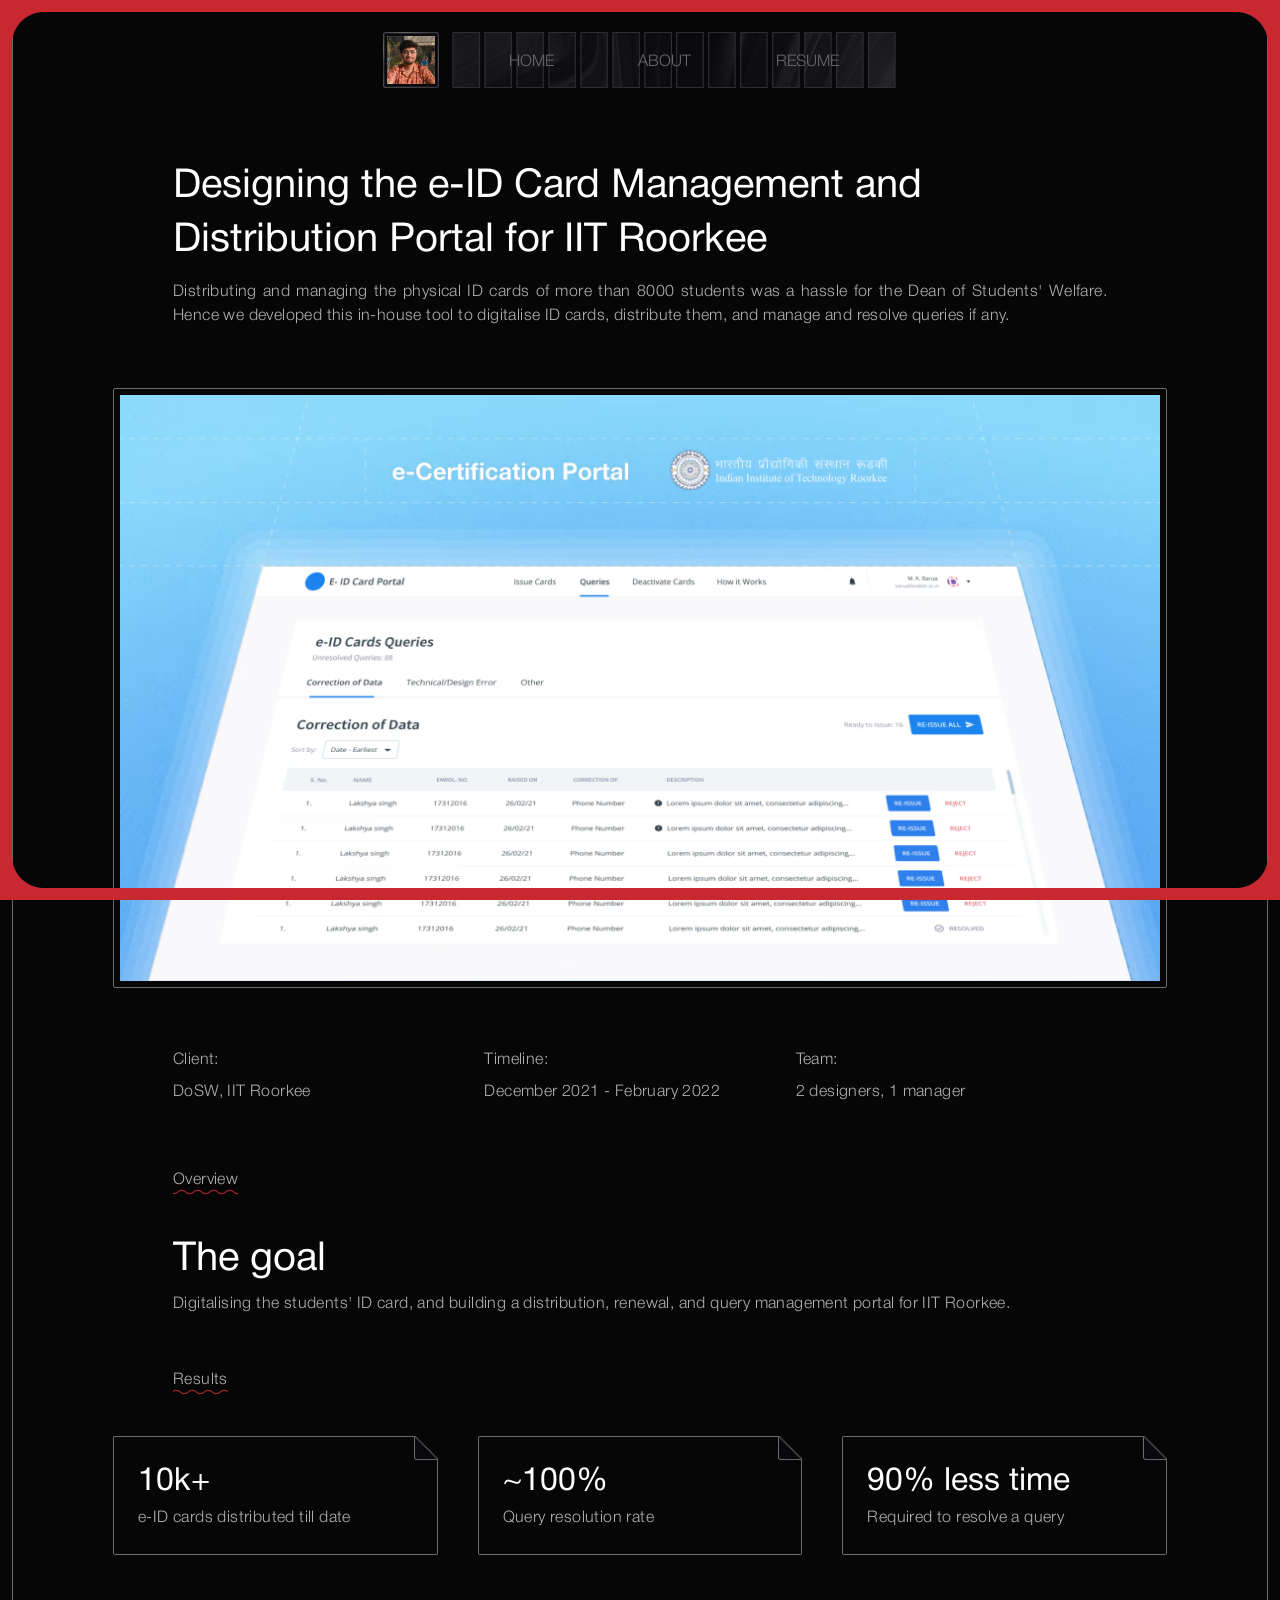
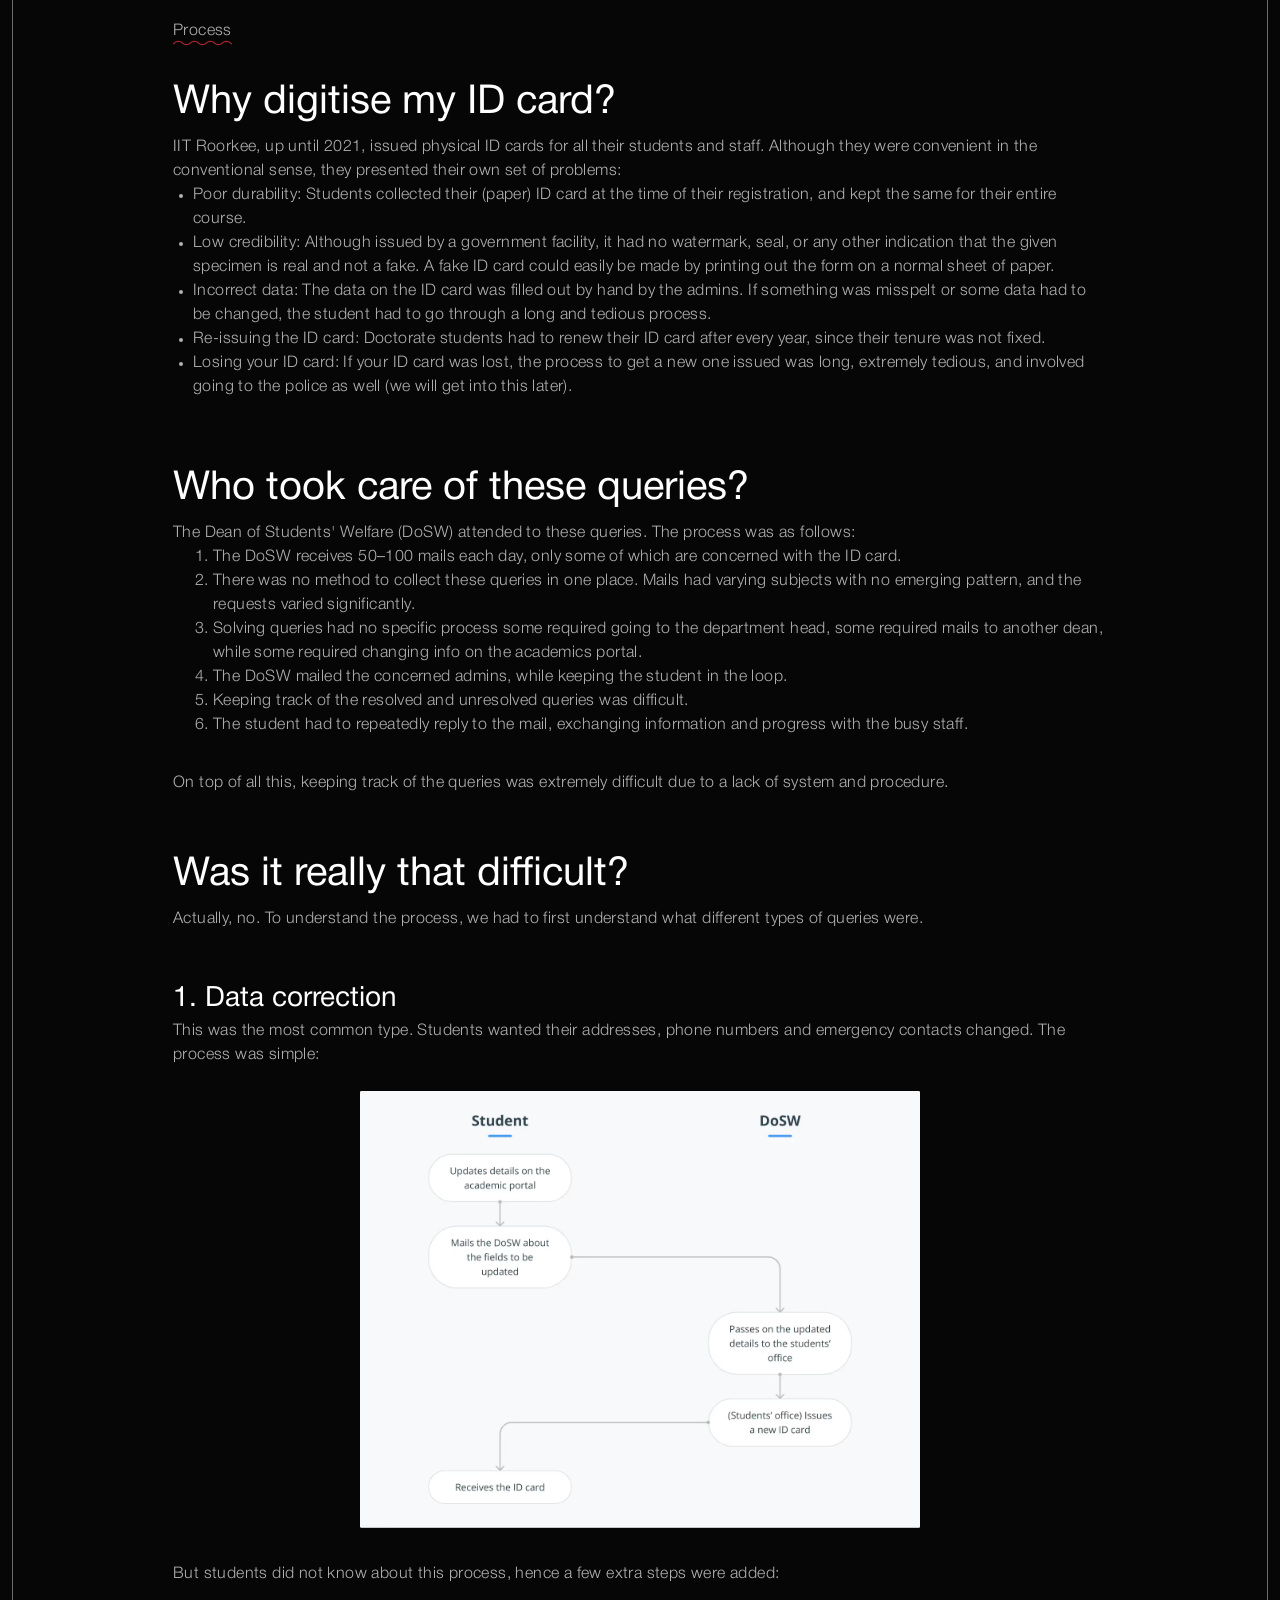
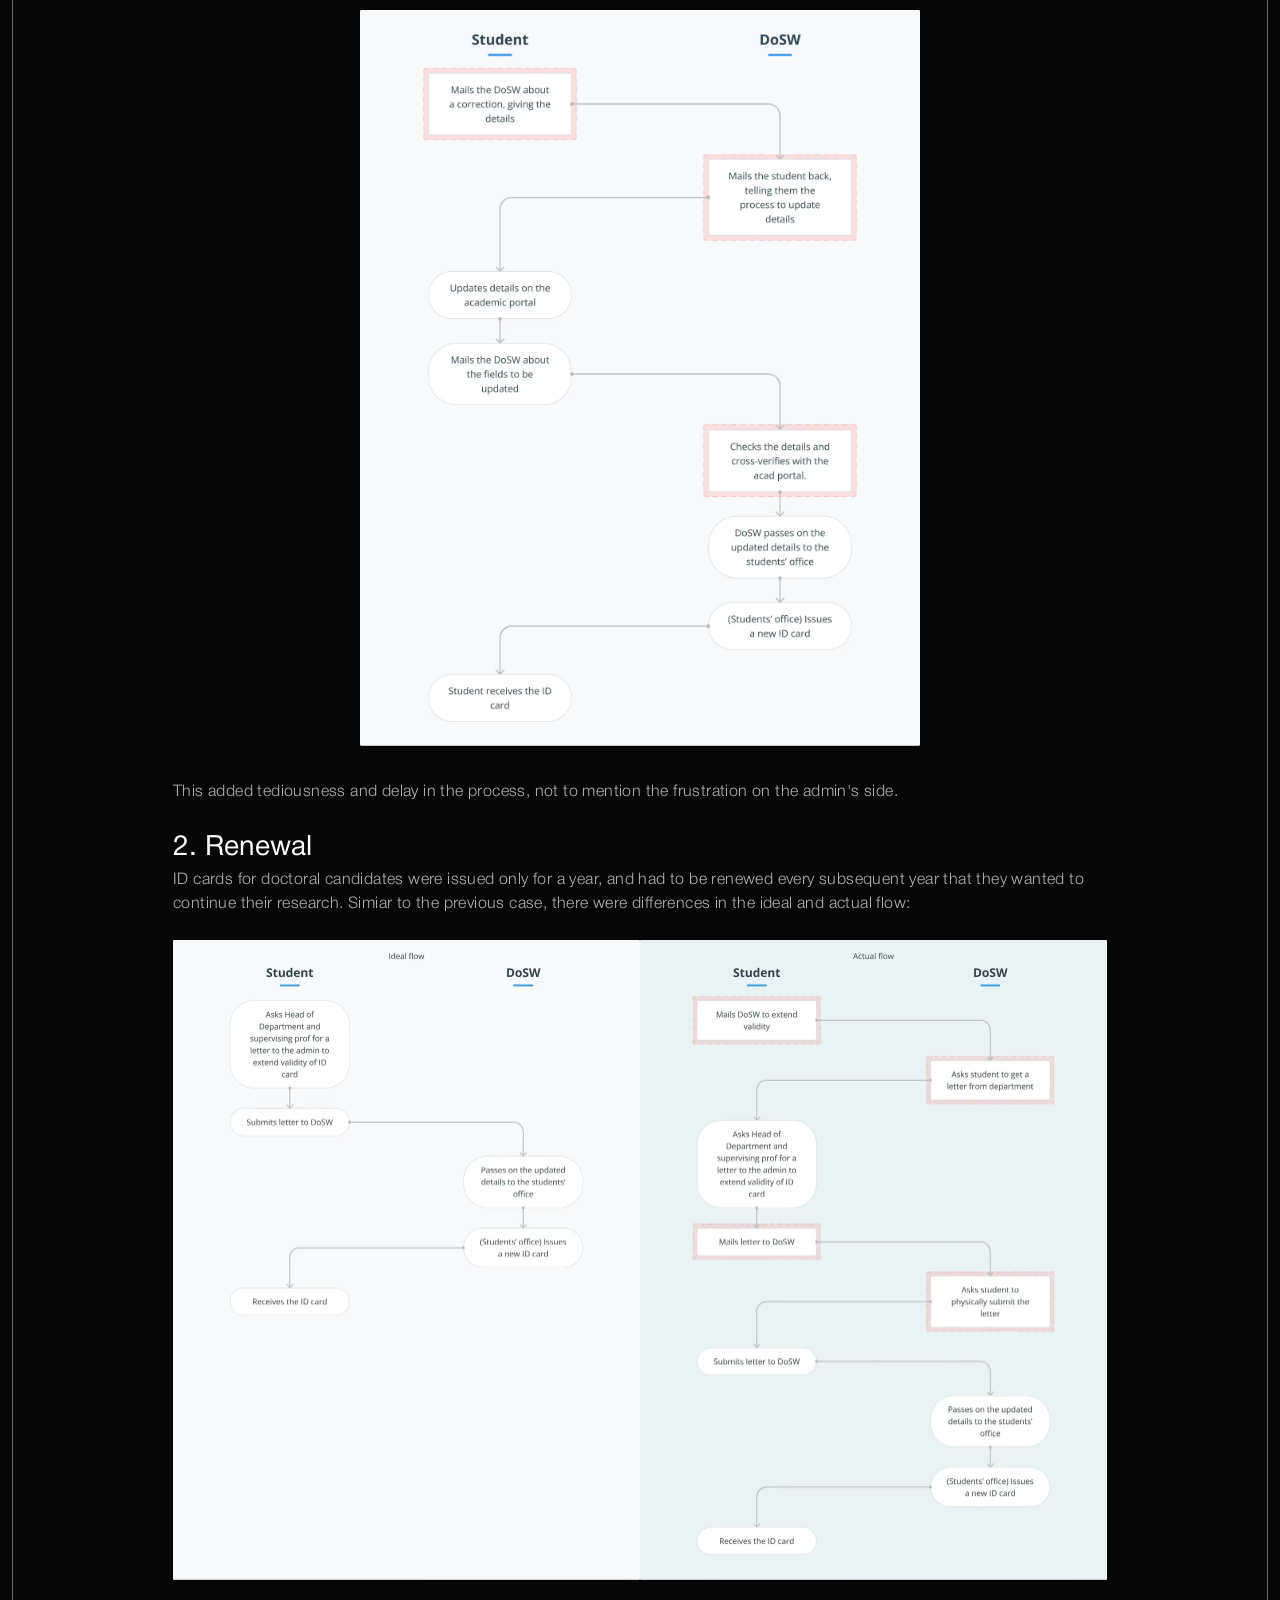
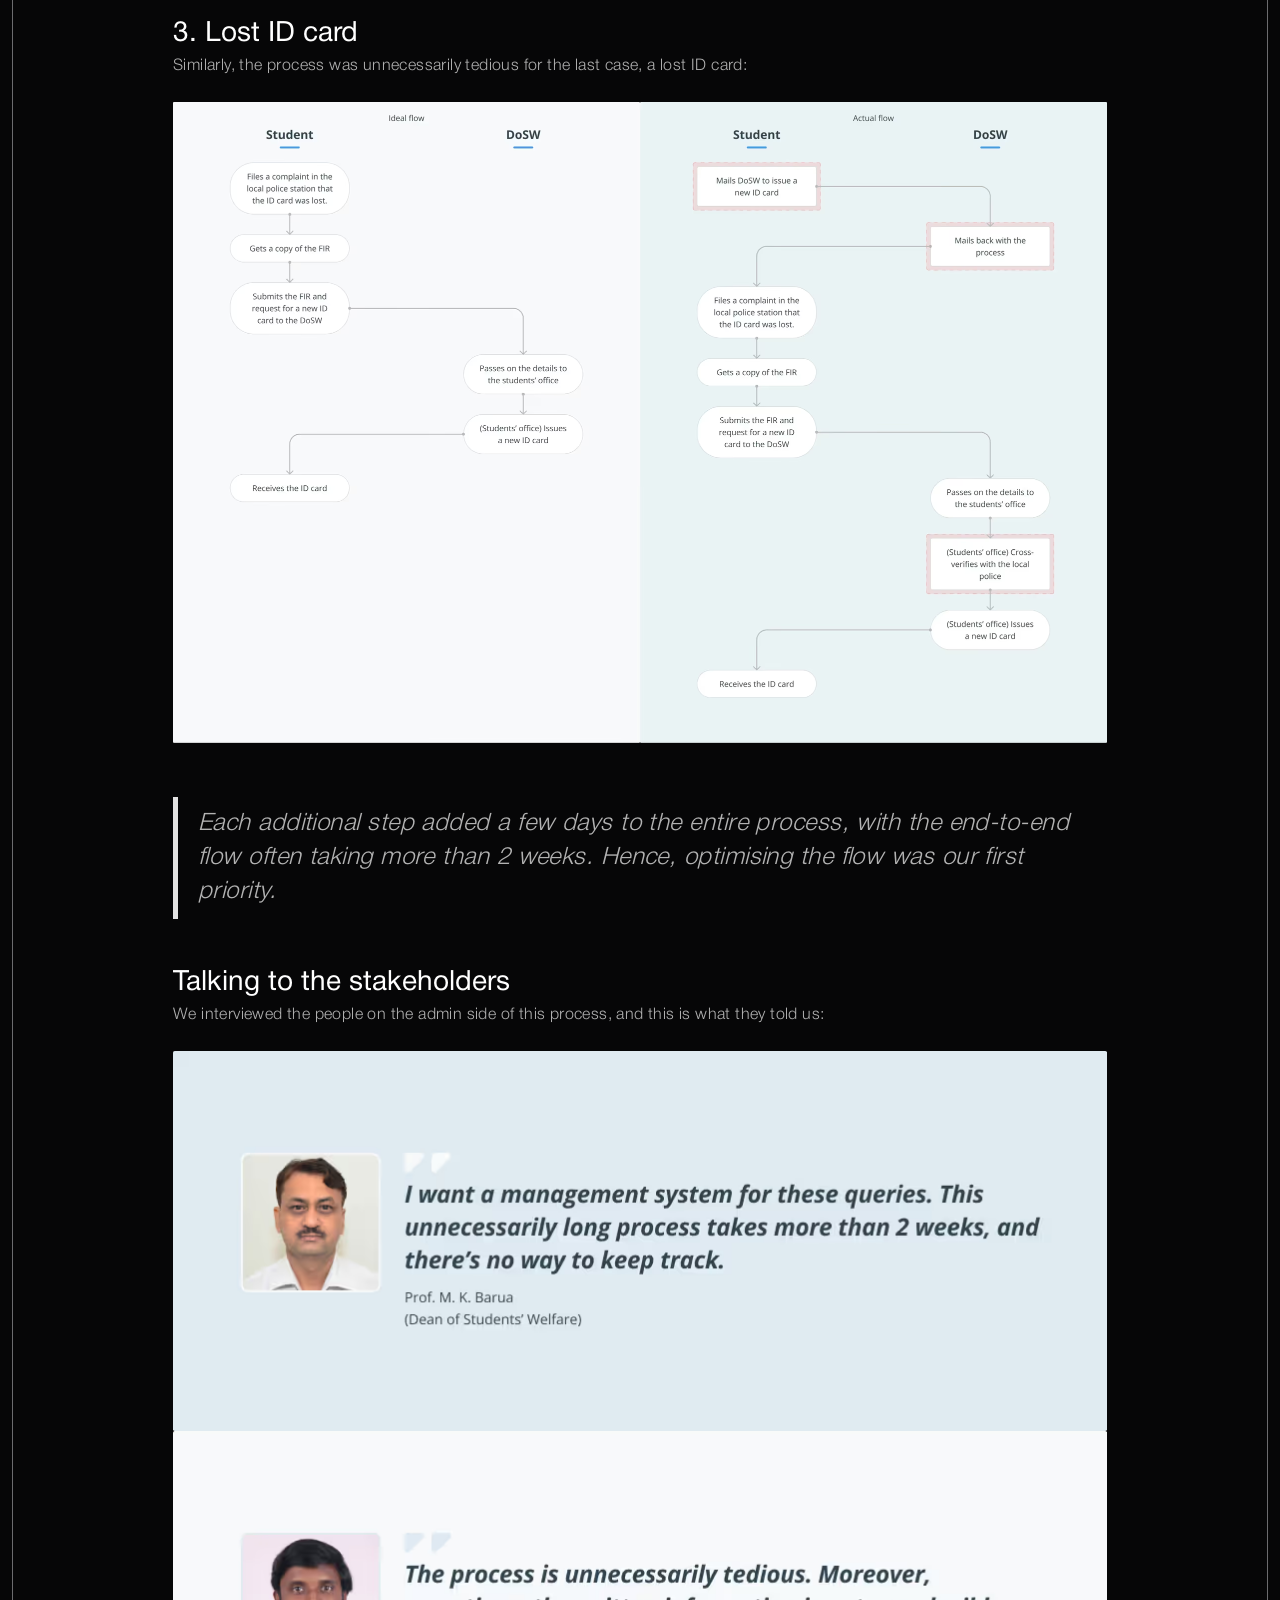
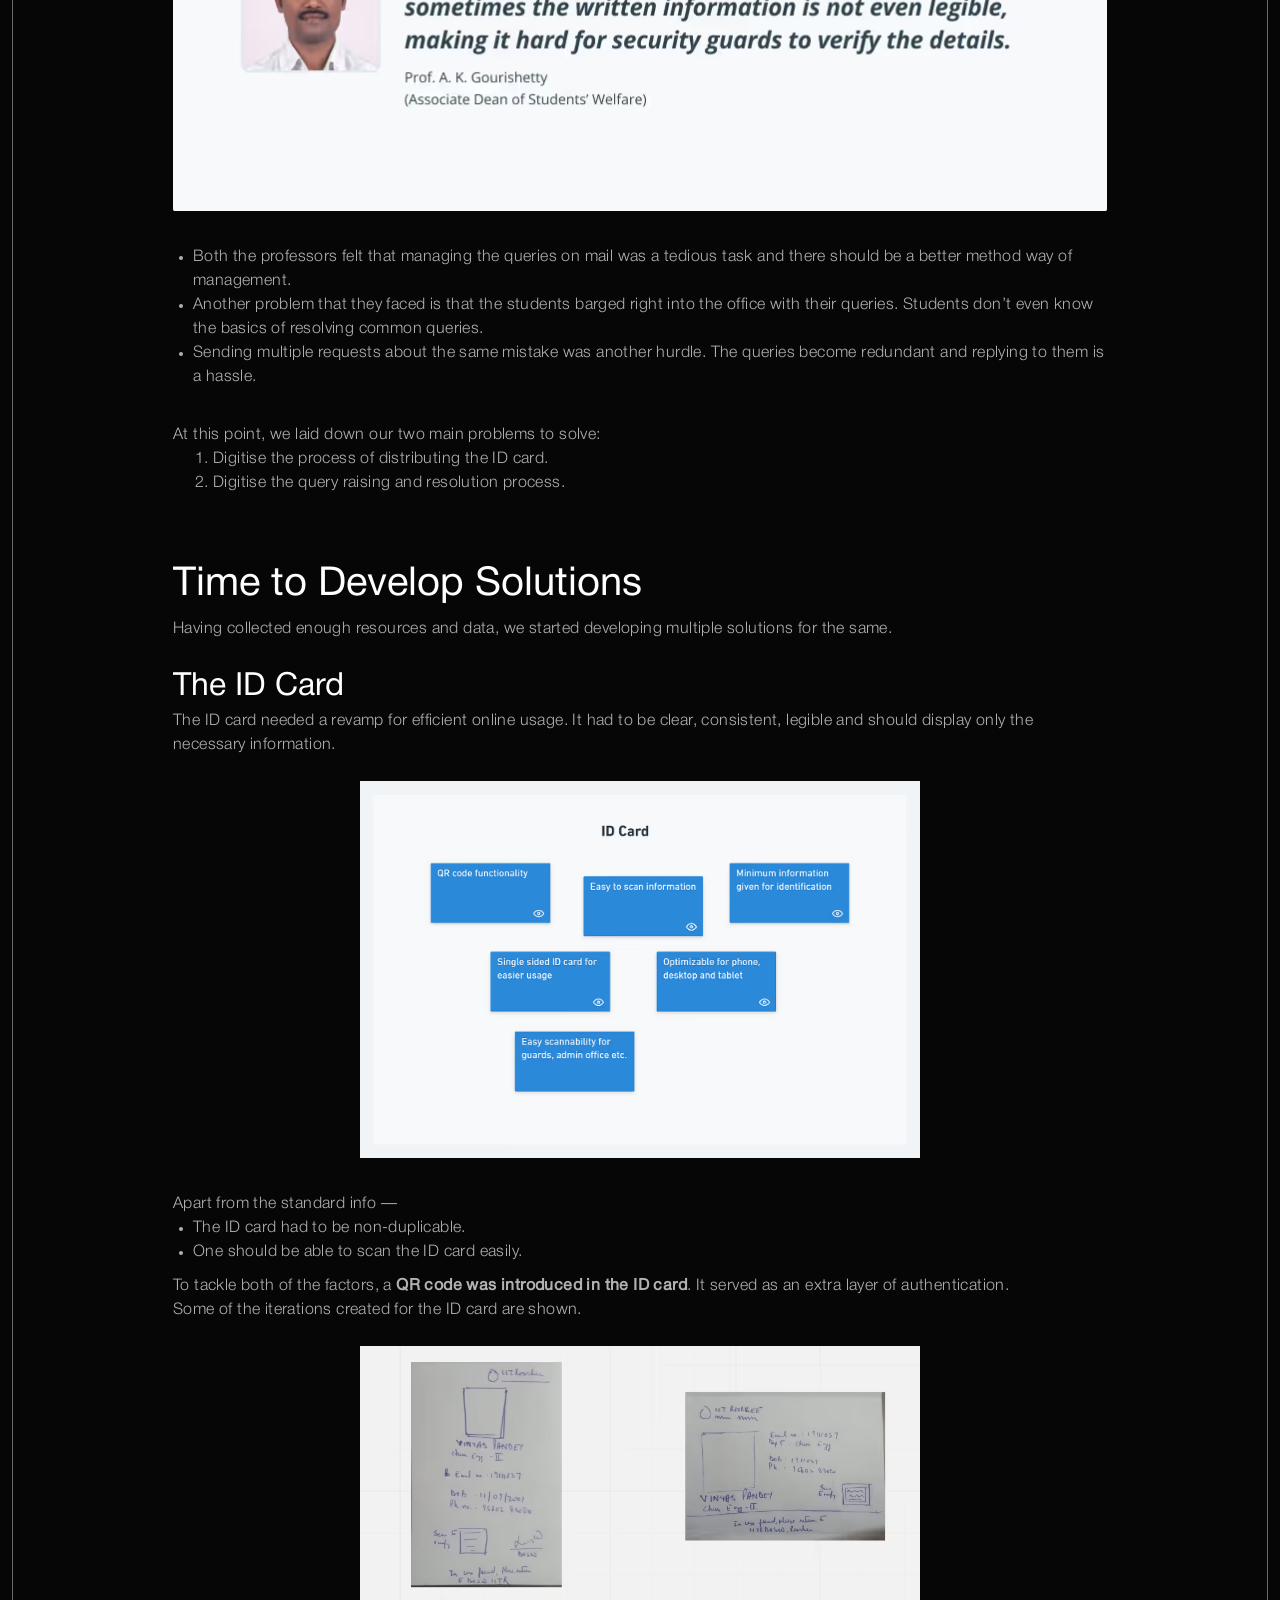
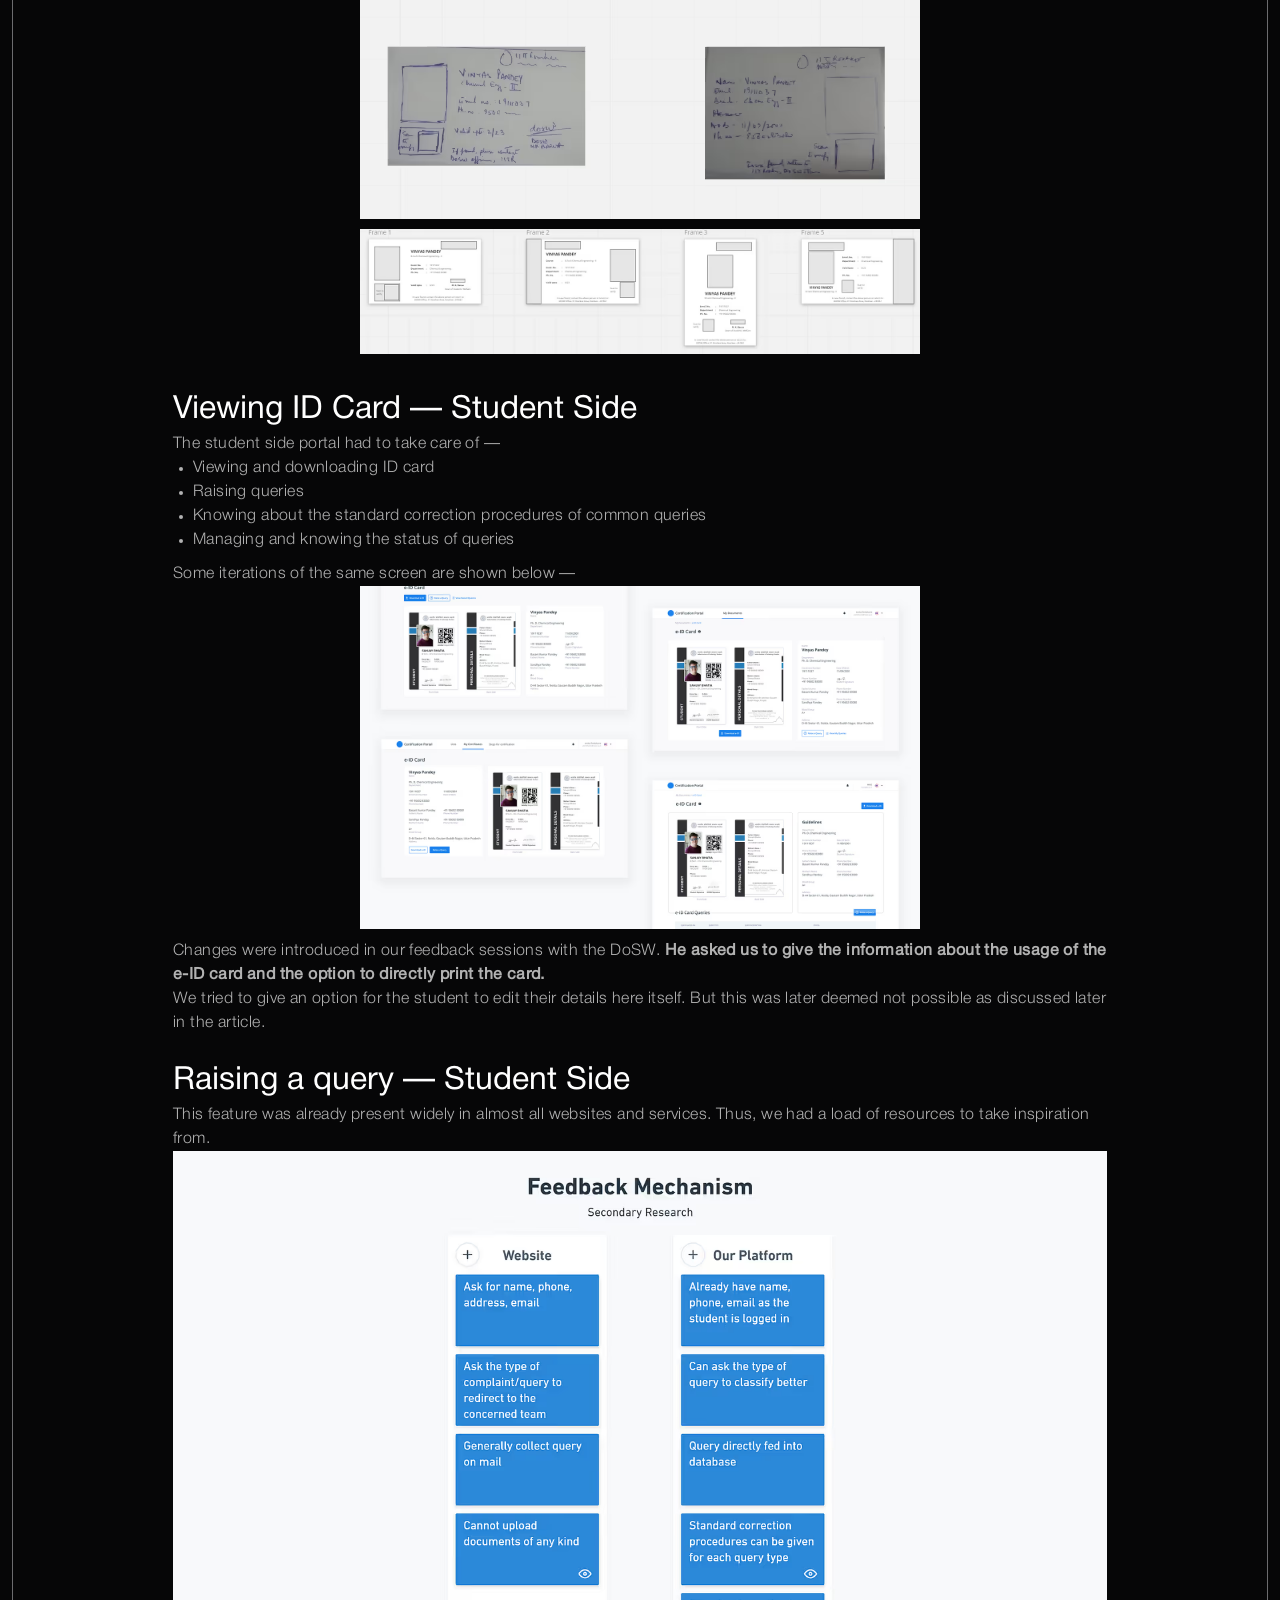
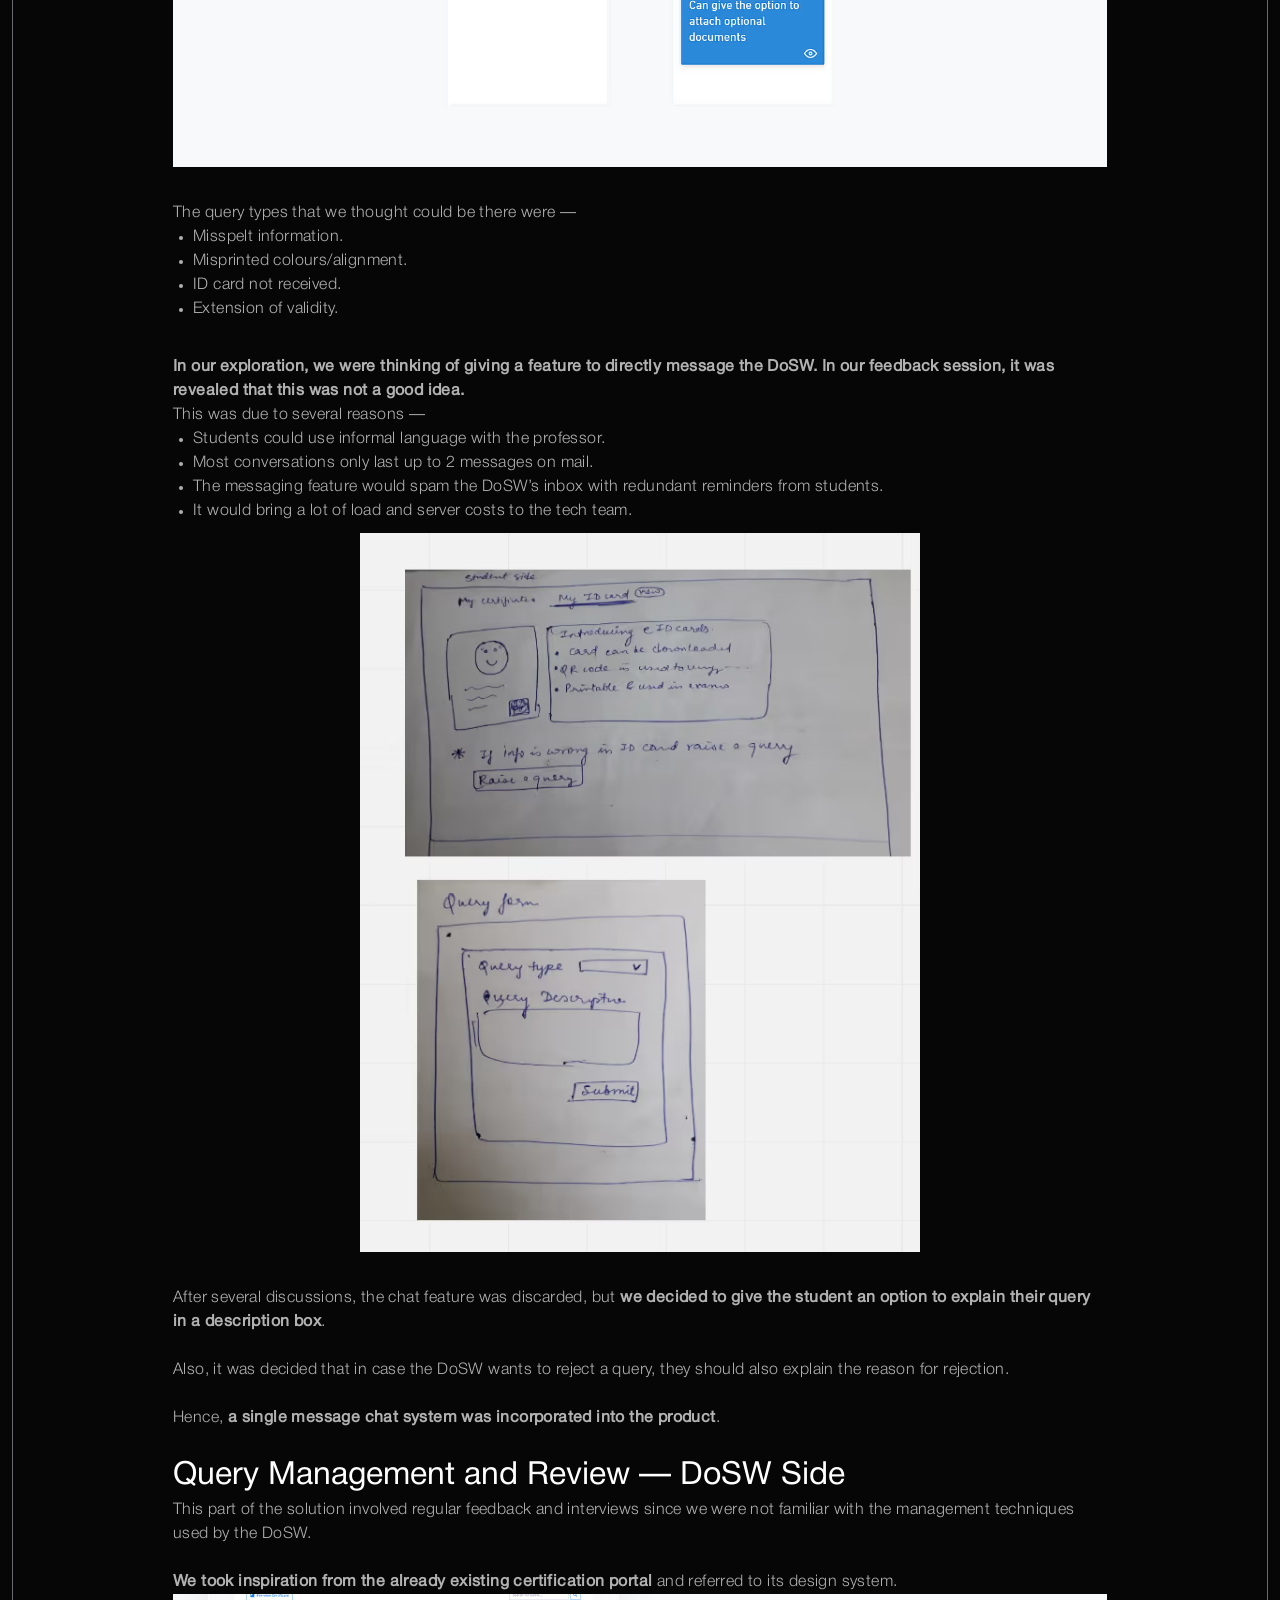
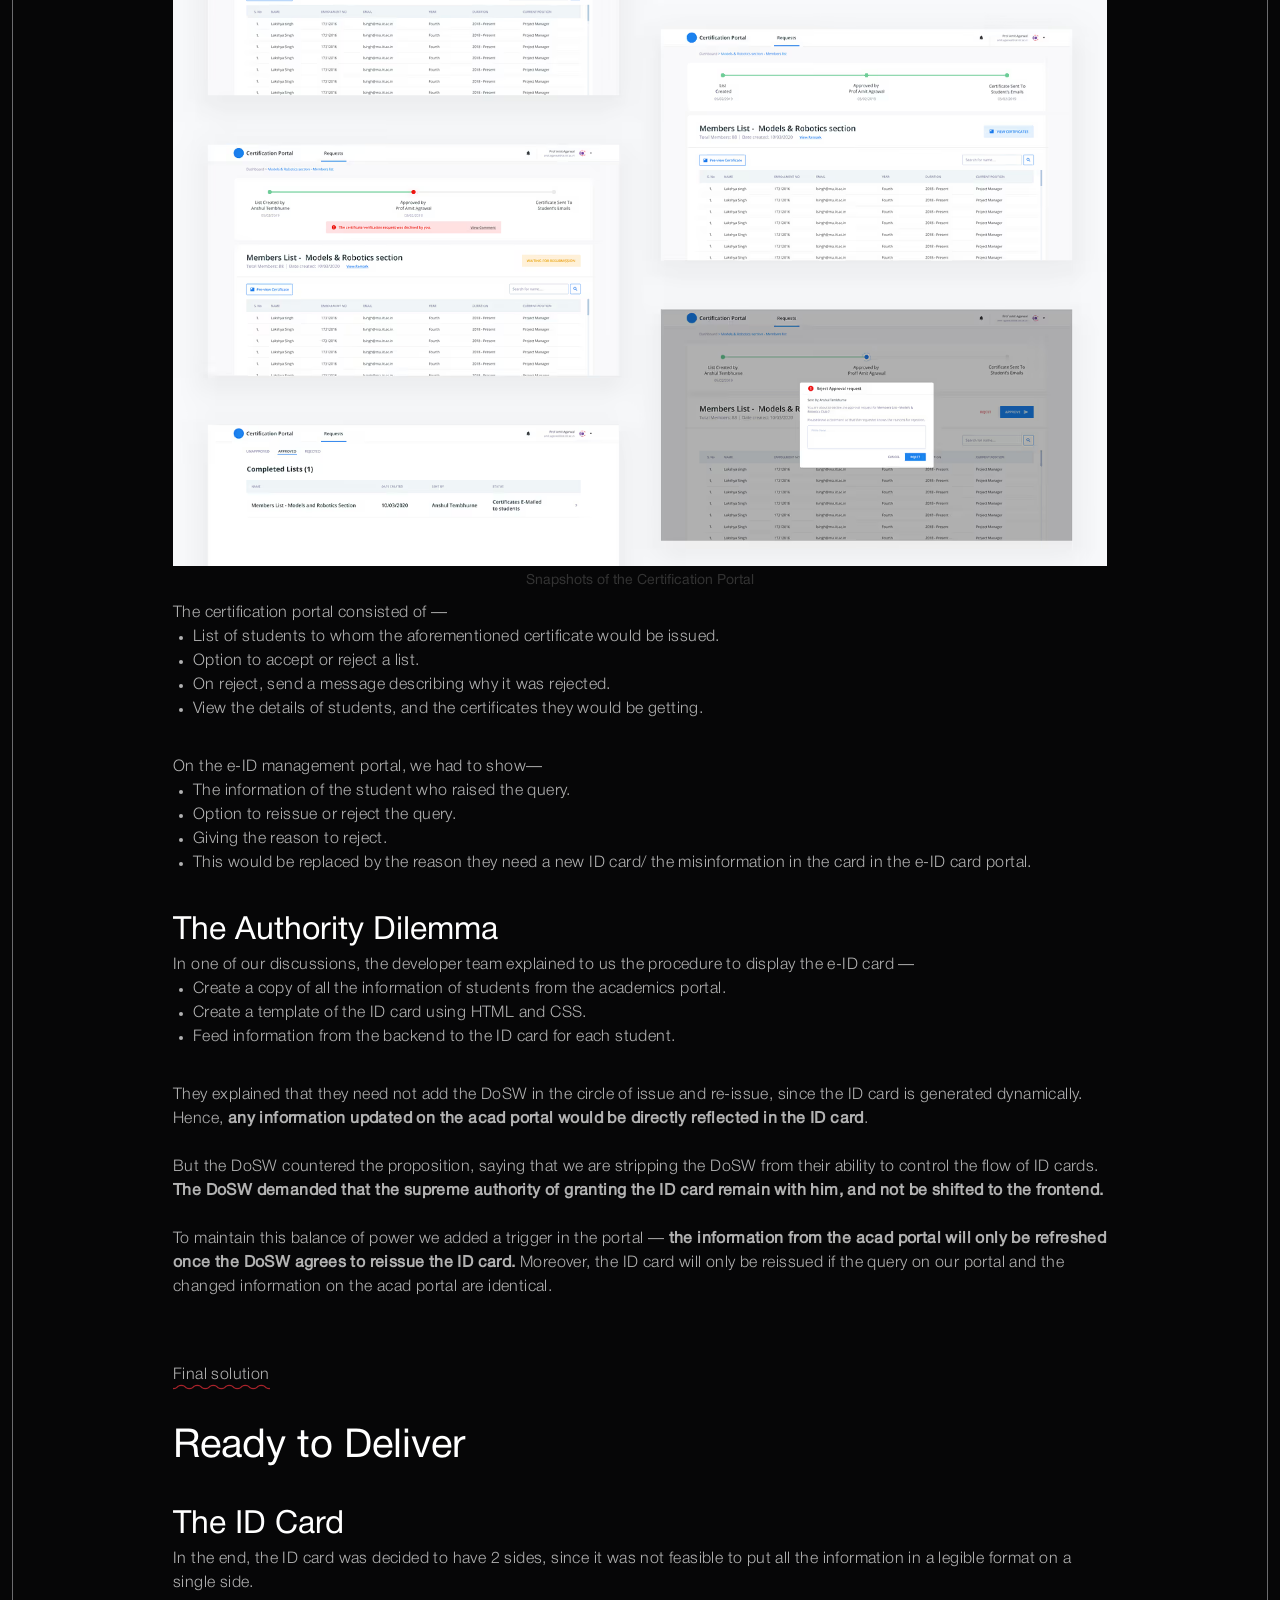
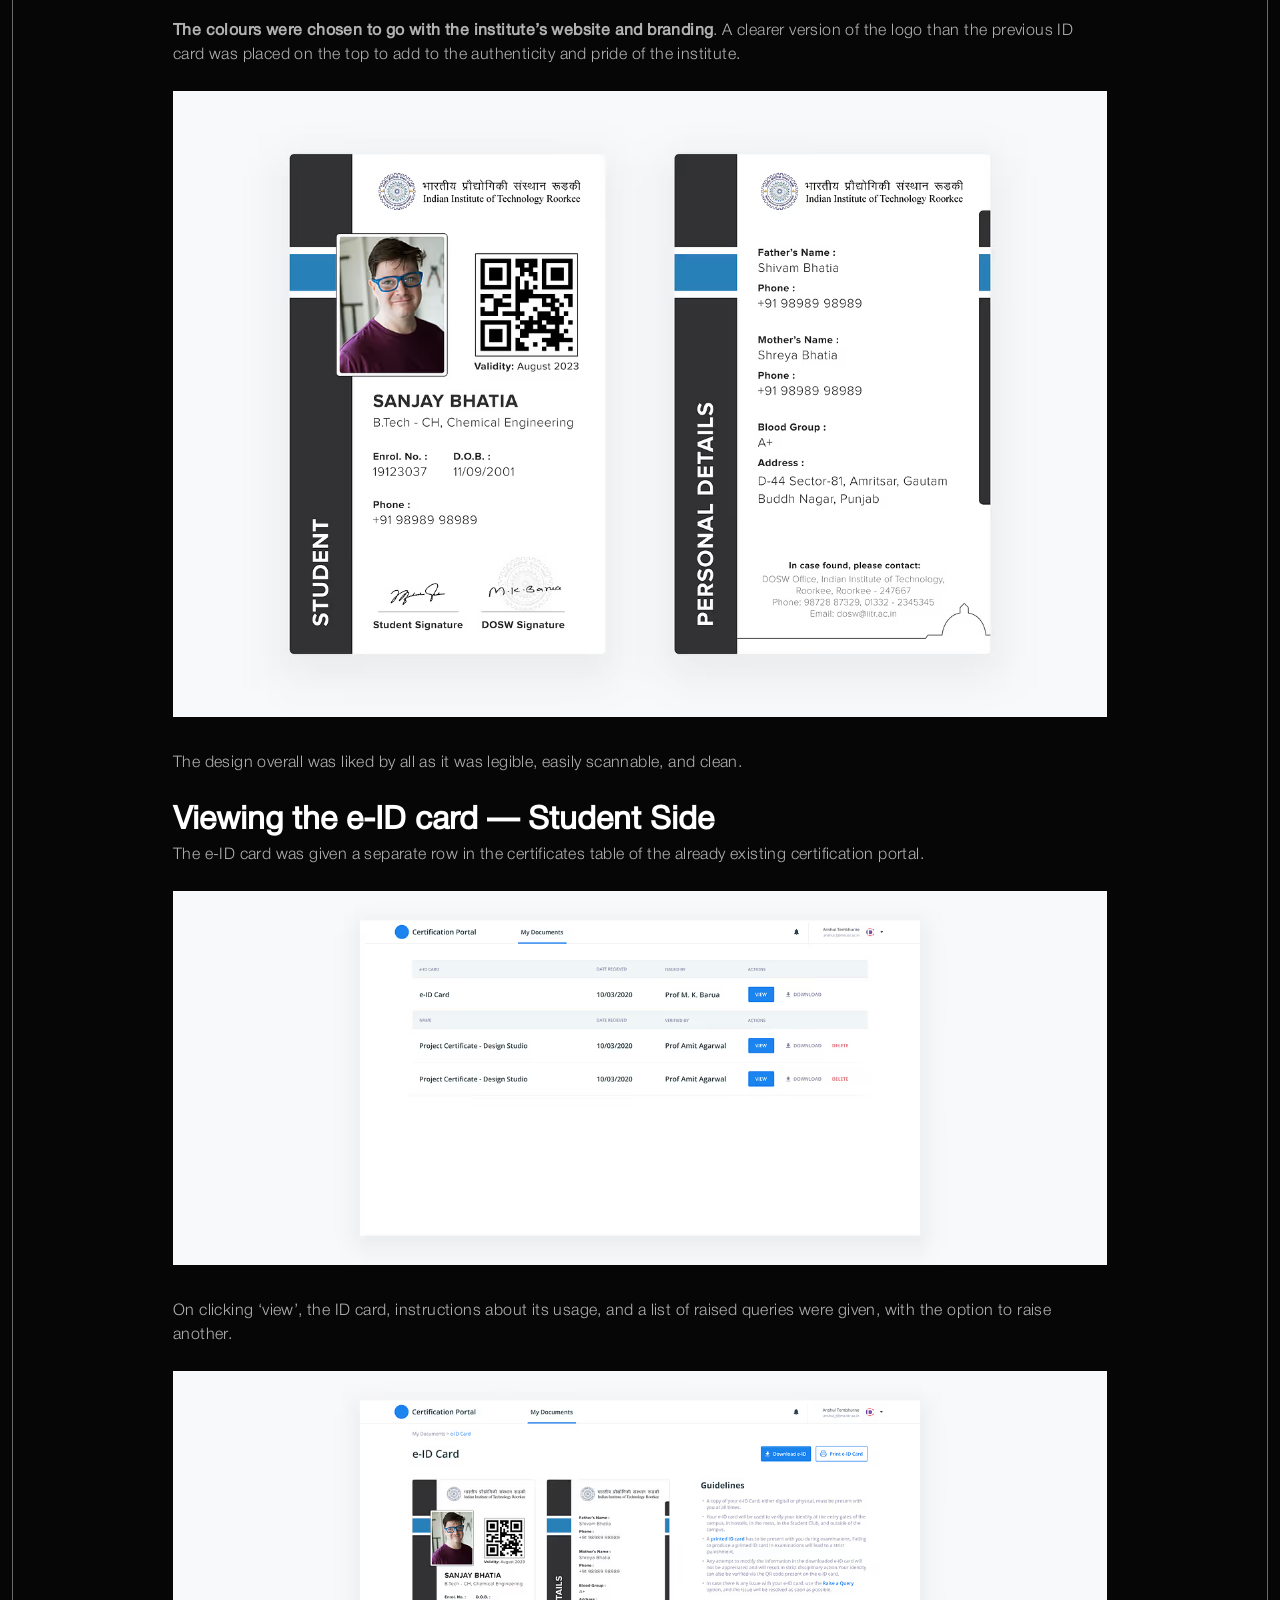
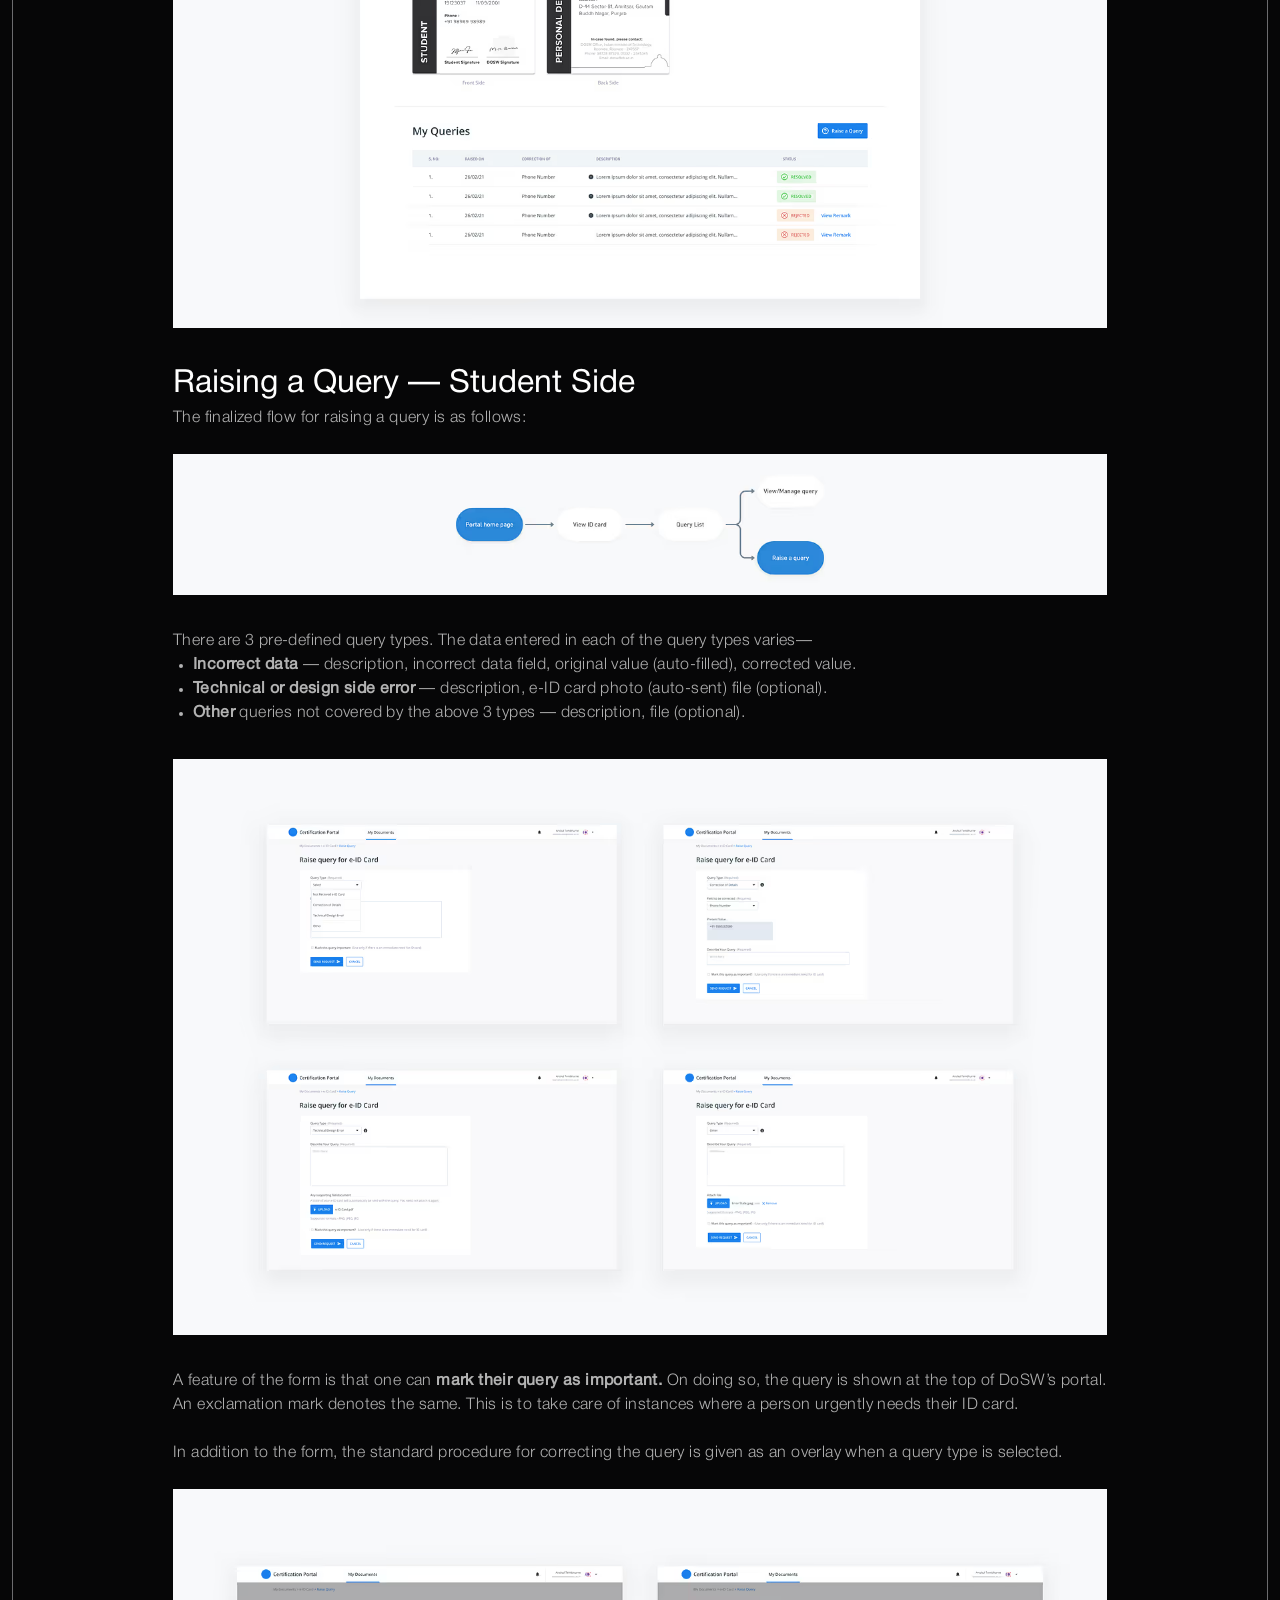
<file: work/e-id-portal/index.html>
<!doctype html>
<html lang="en">
<head>
<meta charset="utf-8">
<meta name="viewport" content="width=device-width, initial-scale=1, viewport-fit=cover">
<!-- Generated by scripts/build.py from content/projects/e-id-portal/index.md. Edit that, not this file. -->
<title>Designing the e-ID Card Management and Distribution Portal for IIT Roorkee – Vinyas Pandey</title>
<meta name="description" content="Distributing and managing the physical ID cards of more than 8000 students was a hassle for the Dean of Students&#x27; Welfare. Hence we developed this in-house tool to digitalise ID cards, distribute them, and manage and resolve queries if any.">
<meta property="og:type" content="website">
<meta property="og:site_name" content="Vinyas Pandey">
<meta property="og:title" content="Designing the e-ID Card Management and Distribution Portal for IIT Roorkee">
<meta property="og:description" content="Distributing and managing the physical ID cards of more than 8000 students was a hassle for the Dean of Students&#x27; Welfare. Hence we developed this in-house tool to digitalise ID cards, distribute them, and manage and resolve queries if any.">
<meta property="og:url" content="https://vinyas.me/work/e-id-portal/">
<meta property="og:image" content="https://vinyas.me/content/projects/e-id-portal/og.jpg">
<meta property="og:image:width" content="1200">
<meta property="og:image:height" content="675">
<meta property="og:image:alt" content="Designing the e-ID Card Management and Distribution Portal for IIT Roorkee">
<meta name="twitter:card" content="summary_large_image">
<meta name="twitter:title" content="Designing the e-ID Card Management and Distribution Portal for IIT Roorkee">
<meta name="twitter:description" content="Distributing and managing the physical ID cards of more than 8000 students was a hassle for the Dean of Students&#x27; Welfare. Hence we developed this in-house tool to digitalise ID cards, distribute them, and manage and resolve queries if any.">
<meta name="twitter:image" content="https://vinyas.me/content/projects/e-id-portal/og.jpg">
<link rel="canonical" href="https://vinyas.me/work/e-id-portal/">
<link rel="icon" type="image/png" href="../../assets/img/ui/favicon-1.png">
<script>
  /* Navbar photo: the one last picked (by clicking it) stays on every page, and the favicon matches it.
     Runs before the page shows so it never flashes the first photo. 4 = the number of photos. */
  (function(){
    var root = document.documentElement, icon = document.querySelector('link[rel="icon"]');
    function show(i){ root.setAttribute("data-photo", i); icon.href = icon.href.replace(/favicon-\d+/, "favicon-" + (i + 1)); }
    function saved(){ try { var i = parseInt(localStorage.getItem("navPhoto"), 10); return i >= 0 && i < 4 ? i : 0; } catch (e) { return 0; } }
    window.setNavPhoto = function(i){ show(i); try { localStorage.setItem("navPhoto", i); } catch (e) {} };
    show(saved());
    window.addEventListener("pageshow", function(e){ if (e.persisted) show(saved()); });  // back/forward to a cached page
    window.addEventListener("storage", function(e){ if (e.key === "navPhoto") show(saved()); });  // other open tabs
  })();
</script>
<link rel="apple-touch-icon" href="../../assets/img/ui/webclip.png">
<link rel="preload" href="../../assets/fonts/bon-vivant.woff2" as="font" type="font/woff2" crossorigin>
<link rel="preload" href="../../assets/fonts/helvetica-neue-roman.woff2" as="font" type="font/woff2" crossorigin>
<link rel="stylesheet" href="../../assets/css/site.css">
</head>
<body>

<!-- Fixed red frame -->
<div class="rounded-border-top"></div><div class="rounded-border-left"></div><div class="rounded-border-right"></div><div class="rounded-border-bottom"></div>
<div class="rounded-corner rc-tl"></div><div class="rounded-corner rc-tr"></div><div class="rounded-corner rc-bl"></div><div class="rounded-corner rc-br"></div>

<!-- Navbar: the links come from "nav" in content/site.json -->
<header class="navbar-container" id="navbarContainer">
  <nav class="navbar" aria-label="Main">
    <div class="navbar-profile-image">
      <button class="navbar-profile-images-container" id="profileStack" type="button" aria-label="Show another photo of Vinyas">
        <img class="profile-image pi-2" data-order="3" src="../../assets/img/profile/photo-4.avif" width="96" height="96" alt="">
        <img class="profile-image pi-3" data-order="2" src="../../assets/img/profile/photo-3.avif" width="96" height="96" alt="">
        <img class="profile-image pi-4" data-order="1" src="../../assets/img/profile/photo-2.avif" width="96" height="96" alt="">
        <img class="profile-image pi-1" data-order="0" src="../../assets/img/profile/photo-1.avif" width="96" height="96" alt="">
      </button>
    </div>
    <div class="navbar-controls">
      <a href="../../" class="navbar-control-link">HOME</a>
      <a href="../../about/" class="navbar-control-link">ABOUT</a>
      <a href="https://drive.google.com/drive/folders/16NA4Vg2wVpLMmNvJw1I25iqJxJHvULP1?usp=sharing" target="_blank" rel="noopener" class="navbar-control-link">RESUME</a>
      <div class="navbar-glow-container" aria-hidden="true">
        <div class="navbar-glow-divs" id="navGlow"><div class="navbar-glow glow-1"></div><div class="navbar-glow glow-2"></div></div>
      </div>
    </div>
  </nav>
</header>

<main class="page-container project-page" id="top">
  <div class="project-hero-container">
    <div class="project-hero-text"><h1 class="project-heading">Designing the e-ID Card Management and Distribution Portal for IIT Roorkee</h1><p class="project-hero-description">Distributing and managing the physical ID cards of more than 8000 students was a hassle for the Dean of Students&#x27; Welfare. Hence we developed this in-house tool to digitalise ID cards, distribute them, and manage and resolve queries if any.</p></div>
    <div class="project-hero-image-container"><img class="project-hero-image" src="../../content/projects/e-id-portal/hero.avif" width="2100" height="1182" alt="" fetchpriority="high"></div>
  </div>
  <div class="project-content-container"><div class="project-meta-flex">
    <div class="project-meta-individual"><p>Client:</p><p>DoSW, IIT Roorkee</p></div>
    <div class="project-meta-individual"><p>Timeline:</p><p>December 2021 - February 2022</p></div>
    <div class="project-meta-individual"><p>Team:</p><p>2 designers, 1 manager</p></div>
  </div></div>
  <div class="project-content-container">
    <p class="wavy-underline section-label">Overview</p><p>&nbsp;</p>
    <h1 class="project-goal">The goal</h1><p>Digitalising the students&#x27; ID card, and building a distribution, renewal, and query management portal for IIT Roorkee.</p>
    <p>&nbsp;</p><p>&nbsp;</p><p class="wavy-underline section-label">Results</p>
  </div>
  <div class="project-content-container results">
    <div class="project-metric"><div class="testimonial-top-content"><div class="testimonial-top-left"></div><img class="testimonial-top-right-fold" src="../../assets/img/ui/card-fold.png" width="52" height="52" alt=""></div><div class="testimonial-bottom-content project-metric-body"><h2>10k+</h2><p>e-ID cards distributed till date</p></div></div>
    <div class="project-metric"><div class="testimonial-top-content"><div class="testimonial-top-left"></div><img class="testimonial-top-right-fold" src="../../assets/img/ui/card-fold.png" width="52" height="52" alt=""></div><div class="testimonial-bottom-content project-metric-body"><h2>~100%</h2><p>Query resolution rate</p></div></div>
    <div class="project-metric"><div class="testimonial-top-content"><div class="testimonial-top-left"></div><img class="testimonial-top-right-fold" src="../../assets/img/ui/card-fold.png" width="52" height="52" alt=""></div><div class="testimonial-bottom-content project-metric-body"><h2>90% less time</h2><p>Required to resolve a query</p></div></div>
  </div>
  <div class="project-content-container">
    <p class="wavy-underline section-label">Process</p><p>&nbsp;</p>
    <div class="rich-text"><h1>Why digitise my ID card?</h1><p>IIT Roorkee, up until 2021, issued physical ID cards for all their students and staff. Although they were convenient in the conventional sense, they presented their own set of problems:</p><ul><li>Poor durability: Students collected their (paper) ID card at the time of their registration, and kept the same for their entire course.</li><li>Low credibility: Although issued by a government facility, it had no watermark, seal, or any other indication that the given specimen is real and not a fake. A fake ID card could easily be made by printing out the form on a normal sheet of paper.</li><li>Incorrect data: The data on the ID card was filled out by hand by the admins. If something was misspelt or some data had to be changed, the student had to go through a long and tedious process.</li><li>Re-issuing the ID card: Doctorate students had to renew their ID card after every year, since their tenure was not fixed.</li><li>Losing your ID card: If your ID card was lost, the process to get a new one issued was long, extremely tedious, and involved going to the police as well (we will get into this later).</li></ul><p>&nbsp;</p><p>&nbsp;</p><h1>Who took care of these queries?</h1><p>The Dean of Students' Welfare (DoSW) attended to these queries. The process was as follows:</p><ol><li>The DoSW receives 50–100 mails each day, only some of which are concerned with the ID card.</li><li>There was no method to collect these queries in one place. Mails had varying subjects with no emerging pattern, and the requests varied significantly.</li><li>Solving queries had no specific process some required going to the department head, some required mails to another dean, while some required changing info on the academics portal.</li><li>The DoSW mailed the concerned admins, while keeping the student in the loop.</li><li>Keeping track of the resolved and unresolved queries was difficult.</li><li>The student had to repeatedly reply to the mail, exchanging information and progress with the busy staff.</li></ol><p>&nbsp;</p><p>On top of all this, keeping track of the queries was extremely difficult due to a lack of system and procedure.</p><p>&nbsp;</p><p>&nbsp;</p><h1>Was it really that difficult?</h1><p>Actually, no. To understand the process, we had to first understand what different types of queries were.</p><p>&nbsp;</p><p>&nbsp;</p><h3>1. Data correction</h3><p>This was the most common type. Students wanted their addresses, phone numbers and emergency contacts changed. The process was simple:</p><p>&nbsp;</p><figure class="figure-image align-center"><div><img src="../../content/projects/e-id-portal/frame-15694.avif" width="1404" height="1094" loading="lazy" decoding="async" alt=""></div></figure><p>&nbsp;</p><p>But students did not know about this process, hence a few extra steps were added:</p><p>&nbsp;</p><figure class="figure-image align-center"><div><img src="../../content/projects/e-id-portal/frame-15695.avif" width="1404" height="1844" loading="lazy" decoding="async" alt=""></div></figure><p>&nbsp;</p><p>This added tediousness and delay in the process, not to mention the frustration on the admin's side.</p><p>&nbsp;</p><h3>2. Renewal</h3><p>ID cards for doctoral candidates were issued only for a year, and had to be renewed every subsequent year that they wanted to continue their research. Simiar to the previous case, there were differences in the ideal and actual flow:</p><p>&nbsp;</p><figure class="figure-image align-full" style="max-width:2808px"><div><img src="../../content/projects/e-id-portal/frame-15708.avif" width="1868" height="1281" loading="lazy" decoding="async" alt=""></div></figure><p>&nbsp;</p><h3>3. Lost ID card</h3><p>Similarly, the process was unnecessarily tedious for the last case, a lost ID card:</p><p>&nbsp;</p><figure class="figure-image align-full" style="max-width:2808px"><div><img src="../../content/projects/e-id-portal/frame-15709.avif" width="1868" height="1281" loading="lazy" decoding="async" alt=""></div></figure><p>&nbsp;</p><blockquote>Each additional step added a few days to the entire process, with the end-to-end flow often taking more than 2 weeks. Hence, optimising the flow was our first priority. </blockquote><p>&nbsp;</p><h3>Talking to the stakeholders</h3><p>We interviewed the people on the admin side of this process, and this is what they told us:</p><p>&nbsp;</p><figure class="figure-image align-full" style="max-width:936px"><div><img src="../../content/projects/e-id-portal/frame-15712.avif" width="936" height="762" loading="lazy" decoding="async" alt=""></div></figure><p>&nbsp;</p><ul><li>Both the professors felt that managing the queries on mail was a tedious task and there should be a better method way of management.</li><li>Another problem that they faced is that the students barged right into the office with their queries. Students don’t even know the basics of resolving common queries.</li><li>Sending multiple requests about the same mistake was another hurdle. The queries become redundant and replying to them is a hassle.</li></ul><p>&nbsp;</p><p>At this point, we laid down our two main problems to solve:</p><ol><li>Digitise the process of distributing the ID card.</li><li>Digitise the query raising and resolution process.</li></ol><p>&nbsp;</p><p>&nbsp;</p><h1>Time to Develop<em> </em>Solutions</h1><p>Having collected enough resources and data, we started developing multiple solutions for the same.</p><p>&nbsp;</p><h2>The ID Card</h2><p>The ID card needed a revamp for efficient online usage. It had to be clear, consistent, legible and should display only the necessary information.</p><p>&nbsp;</p><figure class="figure-image align-center"><div><img src="../../content/projects/e-id-portal/1-ij4faepk0csmyuxabrenaw-2x.avif" width="1400" height="941" loading="lazy" decoding="async" alt=""></div></figure><p>&nbsp;</p><p>Apart from the standard info —</p><ul><li>The ID card had to be non-duplicable.</li><li>One should be able to scan the ID card easily.</li></ul><p>To tackle both of the factors, a <strong>QR code was introduced in the ID card</strong>. It served as an extra layer of authentication.</p><p>Some of the iterations created for the ID card are shown.</p><p>&nbsp;</p><figure class="figure-image align-center"><div><img src="../../content/projects/e-id-portal/1-h9yq9gagl0tc-xtlynvdq.avif" width="933" height="788" loading="lazy" decoding="async" alt=""></div></figure><figure class="figure-image align-center"><div><img src="../../content/projects/e-id-portal/1-n-1veg42z37xn803gvyt-q.avif" width="1400" height="312" loading="lazy" decoding="async" alt=""></div></figure><p>&nbsp;</p><h2>Viewing ID Card — Student Side</h2><p>The student side portal had to take care of —</p><ul><li>Viewing and downloading ID card</li><li>Raising queries</li><li>Knowing about the standard correction procedures of common queries</li><li>Managing and knowing the status of queries</li></ul><p>Some iterations of the same screen are shown below —</p><figure class="figure-image align-center"><div><img src="../../content/projects/e-id-portal/1-zt8pi11ix-xmkdxcjt7eca.avif" width="1400" height="858" loading="lazy" decoding="async" alt=""></div></figure><p>Changes were introduced in our feedback sessions with the DoSW. <strong>He asked us to give the information about the usage of the e-ID card and the option to directly print the card.</strong></p><p>We tried to give an option for the student to edit their details here itself. But this was later deemed not possible as discussed later in the article.</p><p>&nbsp;</p><h2>Raising a query — Student Side</h2><p>This feature was already present widely in almost all websites and services. Thus, we had a load of resources to take inspiration from.</p><figure class="figure-image align-full" style="max-width:1400px"><div><img src="../../content/projects/e-id-portal/1-ychc2xv28g-w9xjmpn510a.avif" width="1400" height="923" loading="lazy" decoding="async" alt=""></div></figure><p>&nbsp;</p><p>The query types that we thought could be there were —</p><ul><li>Misspelt information.</li><li>Misprinted colours/alignment.</li><li>ID card not received.</li><li>Extension of validity.</li></ul><p>&nbsp;</p><p><strong>In our exploration, we were thinking of giving a feature to directly message the DoSW. In our feedback session, it was revealed that this was not a good idea.</strong></p><p>This was due to several reasons —</p><ul><li>Students could use informal language with the professor.</li><li>Most conversations only last up to 2 messages on mail.</li><li>The messaging feature would spam the DoSW’s inbox with redundant reminders from students.</li><li>It would bring a lot of load and server costs to the tech team.</li></ul><figure class="figure-image align-center"><div><img src="../../content/projects/e-id-portal/1-lknkdqrg-ulgqs687copca.avif" width="598" height="767" loading="lazy" decoding="async" alt=""></div></figure><p>&nbsp;</p><p>After several discussions, the chat feature was discarded, but <strong>we decided to give the student an option to explain their query in a description box</strong>.</p><p>&nbsp;</p><p>Also, it was decided that in case the DoSW wants to reject a query, they should also explain the reason for rejection.</p><p>&nbsp;</p><p>Hence, <strong>a single message chat system was incorporated into the product</strong>.</p><p>&nbsp;</p><h2>Query Management and Review — DoSW Side</h2><p>This part of the solution involved regular feedback and interviews since we were not familiar with the management techniques used by the DoSW.</p><p>&nbsp;</p><p><strong>We took inspiration from the already existing certification portal</strong> and referred to its design system.</p><figure class="figure-image align-full" style="max-width:1400px"><div><img src="../../content/projects/e-id-portal/1-s-winirj49-hfa8hr0yxuw.avif" width="1400" height="858" loading="lazy" decoding="async" alt=""></div><figcaption>Snapshots of the Certification Portal</figcaption></figure><p>The certification portal consisted of —</p><ul><li>List of students to whom the aforementioned certificate would be issued.</li><li>Option to accept or reject a list.</li><li>On reject, send a message describing why it was rejected.</li><li>View the details of students, and the certificates they would be getting.</li></ul><p>&nbsp;</p><p>On the e-ID management portal, we had to show—</p><ul><li>The information of the student who raised the query.</li><li>Option to reissue or reject the query.</li><li>Giving the reason to reject.</li><li>This would be replaced by the reason they need a new ID card/ the misinformation in the card in the e-ID card portal.</li></ul><p>&nbsp;</p><h2>The Authority Dilemma</h2><p>In one of our discussions, the developer team explained to us the procedure to display the e-ID card —</p><ul><li>Create a copy of all the information of students from the academics portal.</li><li>Create a template of the ID card using HTML and CSS.</li><li>Feed information from the backend to the ID card for each student.</li></ul><p>&nbsp;</p><p>They explained that they need not add the DoSW in the circle of issue and re-issue, since the ID card is generated dynamically. Hence, <strong>any information updated on the acad portal would be directly reflected in the ID card</strong>.</p><p>&nbsp;</p><p>But the DoSW countered the proposition, saying that we are stripping the DoSW from their ability to control the flow of ID cards.</p><p><strong>The DoSW demanded that the supreme authority of granting the ID card remain with him, and not be shifted to the frontend.</strong></p><p>&nbsp;</p><p>To maintain this balance of power we added a trigger in the portal —<strong> the information from the acad portal will only be refreshed once the DoSW agrees to reissue the ID card.</strong> Moreover, the ID card will only be reissued if the query on our portal and the changed information on the acad portal are identical.</p></div>
  </div>
  <div class="project-content-container">
    <p class="wavy-underline section-label">Final solution</p><p>&nbsp;</p>
    <div class="rich-text"><h1>Ready to Deliver</h1><p>&nbsp;</p><h2>The ID Card</h2><p>In the end, the ID card was decided to have 2 sides, since it was not feasible to put all the information in a legible format on a single side.</p><p>&nbsp;</p><p><strong>The colours were chosen to go with the institute’s website and branding</strong>. A clearer version of the logo than the previous ID card was placed on the top to add to the authenticity and pride of the institute.</p><p>&nbsp;</p><figure class="figure-image align-full" style="max-width:1400px"><div><img src="../../content/projects/e-id-portal/1-4n7h5l6gleux9jteaffz7q.avif" width="1400" height="938" loading="lazy" decoding="async" alt=""></div></figure><p>&nbsp;</p><p>The design overall was liked by all as it was legible, easily scannable, and clean.</p><p>&nbsp;</p><h2><strong>Viewing the e-ID card — Student Side</strong></h2><p>The e-ID card was given a separate row in the certificates table of the already existing certification portal.</p><p>&nbsp;</p><figure class="figure-image align-full" style="max-width:1400px"><div><img src="../../content/projects/e-id-portal/1-4rawawwmr8gzequ8uelopw.avif" width="1400" height="560" loading="lazy" decoding="async" alt=""></div></figure><p>&nbsp;</p><p>On clicking ‘view’, the ID card, instructions about its usage, and a list of raised queries were given, with the option to raise another.</p><p>&nbsp;</p><figure class="figure-image align-full" style="max-width:1400px"><div><img src="../../content/projects/e-id-portal/1-qvhnhrpdd9bvasncs8b-ba.avif" width="1400" height="835" loading="lazy" decoding="async" alt=""></div></figure><p>&nbsp;</p><h2>Raising a Query — Student Side</h2><p>The finalized flow for raising a query is as follows:</p><p>&nbsp;</p><figure class="figure-image align-full" style="max-width:1400px"><div><img src="../../content/projects/e-id-portal/1-oonkwqhkiv1vyedooeip3q.avif" width="1400" height="212" loading="lazy" decoding="async" alt=""></div></figure><p>&nbsp;</p><p>There are 3 pre-defined query types. The data entered in each of the query types varies—</p><ul><li><strong>Incorrect data</strong> — description, incorrect data field, original value (auto-filled), corrected value.</li><li><strong>Technical or design side error </strong>— description, e-ID card photo (auto-sent) file (optional).</li><li><strong>Other </strong>queries not covered by the above 3 types — description, file (optional).</li></ul><p>&nbsp;</p><figure class="figure-image align-full" style="max-width:1400px"><div><img src="../../content/projects/e-id-portal/1-1jq4xw8sohatk3bko4m87a.avif" width="1400" height="864" loading="lazy" decoding="async" alt=""></div></figure><p>&nbsp;</p><p>A feature of the form is that one can <strong>mark their query as important.</strong> On doing so, the query is shown at the top of DoSW’s portal. An exclamation mark denotes the same. This is to take care of instances where a person urgently needs their ID card.</p><p>&nbsp;</p><p>In addition to the form, the standard procedure for correcting the query is given as an overlay when a query type is selected.</p><p>&nbsp;</p><figure class="figure-image align-full" style="max-width:1400px"><div><img src="../../content/projects/e-id-portal/1-hf65ls2l5fowxflnwwrzva.avif" width="1400" height="560" loading="lazy" decoding="async" alt=""></div></figure><p>&nbsp;</p><h2>Managing Queries — Student Side</h2><p>After raising a query, one has the option to know the status of their queries. This is shown where a person’s queries are present.</p><p>&nbsp;</p><figure class="figure-image align-full" style="max-width:1400px"><div><img src="../../content/projects/e-id-portal/1-nfetdp4kiabrcarnw0zwoa.avif" width="1400" height="212" loading="lazy" decoding="async" alt=""></div></figure><p>&nbsp;</p><p>A query entry shows the type of query, the date it was raised, the description, and the status. In case the query is resolved, all is well and good. <strong>If it is rejected, one may see the remark associated with it.</strong></p><p>&nbsp;</p><figure class="figure-image align-full" style="max-width:1400px"><div><img src="../../content/projects/e-id-portal/1-dxqnxuapkggocomcaf-zlw.avif" width="1400" height="560" loading="lazy" decoding="async" alt=""></div></figure><p>&nbsp;</p><h2>Query Management Portal — DoSW Side</h2><p>This was the final product on my part. The finalized flow for the same is given below:</p><p>&nbsp;</p><figure class="figure-image align-full" style="max-width:1400px"><div><img src="../../content/projects/e-id-portal/1-sqzqqcgmimxaluovnswzra.avif" width="1400" height="212" loading="lazy" decoding="async" alt=""></div></figure><p>&nbsp;</p><p><em>The queries that couldn’t be handled by the DoSW (eg. glitchy name, unsupported characters etc.) were to be </em><strong><em>forwarded to the technical team manually.</em></strong></p><p>&nbsp;</p><h2>1. Correction of Data</h2><p>The queries are shows in a systematic, easy to scan list. <strong>The important queries are shown at the top</strong>, while other queries are shown after that. The resolved queries are shown at the bottom.</p><p>&nbsp;</p><figure class="figure-image align-full" style="max-width:1400px"><div><img src="../../content/projects/e-id-portal/1-ebib0sre-mud9s23fln-2w.avif" width="1400" height="560" loading="lazy" decoding="async" alt=""></div></figure><p>&nbsp;</p><p>In case a query has to be rejected, a message stating why it has been rejected also needs to be added.</p><p>&nbsp;</p><figure class="figure-image align-full" style="max-width:1400px"><div><img src="../../content/projects/e-id-portal/1-tbl-pki2wknbby8ue6hlnw.avif" width="1400" height="560" loading="lazy" decoding="async" alt=""></div></figure><p>&nbsp;</p><p>Resolve All — A ‘Resolve all’ button was given as a bulk action for the table. This was useful in case of technical glitches, where a reissue of an ID card was necessary.</p><p>&nbsp;</p><figure class="figure-image align-full" style="max-width:1400px"><div><img src="../../content/projects/e-id-portal/1-7jxwns2f-ulyfwvv-z4txa.avif" width="1400" height="560" loading="lazy" decoding="async" alt=""></div></figure><p>&nbsp;</p><h2>2. Technical/Design Error</h2><p>This query type takes care of glitchy errors in name, layout, colour etc. This was quite common in the initial rollout since the frontend was buggy, and not responsive. The DoSW received a ton of queries regarding the same.</p><p>&nbsp;</p><p>As mentioned earlier, a photo of the ID card is always attached with the query, while any additional documents that might be needed are attached by the student.</p><p>&nbsp;</p><figure class="figure-image align-full" style="max-width:1400px"><div><img src="../../content/projects/e-id-portal/1-bunigy-xdia5ja103ujcoq.avif" width="1400" height="560" loading="lazy" decoding="async" alt=""></div></figure><p>&nbsp;</p><h2>3. Other Queries</h2><p>These consisted of all the other types of errors that could be there. The screens were similar to the technical/design error screens.</p><p>&nbsp;</p><figure class="figure-image align-full" style="max-width:1400px"><div><img src="../../content/projects/e-id-portal/1-9vrpr80txc6-710lq-qra.avif" width="1400" height="560" loading="lazy" decoding="async" alt=""></div></figure><p>&nbsp;</p><p>Although this type was used only in cases where an extension of the validity of the ID card was required.</p></div>
  </div>
  <div class="project-content-container">
    <p class="wavy-underline section-label">Extras</p><p>&nbsp;</p>
    <div class="rich-text"><h1>The showcase</h1><p>Teamwork, dedication and a deep understanding of the academic system allowed us to successfully deliver the finalised product.</p><p>&nbsp;</p><figure class="figure-image align-full" style="max-width:1400px"><div><img src="../../content/projects/e-id-portal/1-5ucerom1kirgwpzqpb3qdq.avif" width="1400" height="2589" loading="lazy" decoding="async" alt=""></div></figure><p>&nbsp;</p><p>&nbsp;</p><h1>That’s all for today 🏁</h1><p>It was a highly intensive project, having to coordinate between the development team and the administration, listening to their queries and needs, and demanding in-depth research.</p></div>
  </div>

  <!-- Footer: the links come from "links" in content/site.json -->
  <footer class="footer-container">
    <div class="footer-header-text">
      <h1 class="footer-heading"><span class="bon-vivant-style">Fascinated ?</span> &nbsp;Let's connect.</h1>
      <span class="crop-mark crop-mark-top-right"></span><span class="crop-mark crop-mark-top-left"></span>
    </div>
    <div class="footer-actions-row"><a class="footer-action" href="https://www.behance.net/vinyaspandey" target="_blank" rel="noopener"><div class="footer-action-bracket" aria-hidden="true"><span class="bracket-edge"></span><span class="footer-edge-base"></span><span class="bracket-edge right"></span></div><div class="footer-action-title-container"><h1 class="footer-action-title">Behance</h1><div class="footer-action-underline-container"><div class="footer-action-underline"></div></div></div><div class="footer-action-bracket bottom" aria-hidden="true"><span class="bracket-edge bottom"></span><span class="footer-edge-base bottom"></span><span class="bracket-edge right bottom"></span></div><p class="footer-action-subtitle">For best visuals</p></a><a class="footer-action" href="https://medium.com/@vinyaspandey" target="_blank" rel="noopener"><div class="footer-action-bracket" aria-hidden="true"><span class="bracket-edge"></span><span class="footer-edge-base"></span><span class="bracket-edge right"></span></div><div class="footer-action-title-container"><h1 class="footer-action-title">Medium</h1><div class="footer-action-underline-container"><div class="footer-action-underline"></div></div></div><div class="footer-action-bracket bottom" aria-hidden="true"><span class="bracket-edge bottom"></span><span class="footer-edge-base bottom"></span><span class="bracket-edge right bottom"></span></div><p class="footer-action-subtitle">For detailed studies</p></a></div>
    <div class="footer-actions-row"><a class="footer-action" href="https://dribbble.com/bittu911" target="_blank" rel="noopener"><div class="footer-action-bracket" aria-hidden="true"><span class="bracket-edge"></span><span class="footer-edge-base"></span><span class="bracket-edge right"></span></div><div class="footer-action-title-container"><h1 class="footer-action-title">Dribbble</h1><div class="footer-action-underline-container"><div class="footer-action-underline"></div></div></div><div class="footer-action-bracket bottom" aria-hidden="true"><span class="bracket-edge bottom"></span><span class="footer-edge-base bottom"></span><span class="bracket-edge right bottom"></span></div><p class="footer-action-subtitle">For on-the-go shots</p></a><a class="footer-action" href="https://www.linkedin.com/in/vinyaspandey1109/" target="_blank" rel="noopener"><div class="footer-action-bracket" aria-hidden="true"><span class="bracket-edge"></span><span class="footer-edge-base"></span><span class="bracket-edge right"></span></div><div class="footer-action-title-container"><h1 class="footer-action-title">LinkedIn</h1><div class="footer-action-underline-container"><div class="footer-action-underline"></div></div></div><div class="footer-action-bracket bottom" aria-hidden="true"><span class="bracket-edge bottom"></span><span class="footer-edge-base bottom"></span><span class="bracket-edge right bottom"></span></div><p class="footer-action-subtitle">For professional stories</p></a></div>
    <div class="footer-actions-row mailing"><a class="footer-action" href="mailto:vinyaspandey1109@gmail.com?subject=%F0%9F%91%8B%F0%9F%8F%BB%20Hey%20there!%20Let&#x27;s%20get%20on%20a%20call%3F"><div class="footer-action-bracket" aria-hidden="true"><span class="bracket-edge"></span><span class="footer-edge-base"></span><span class="bracket-edge right"></span></div><div class="footer-action-title-container"><h1 class="footer-action-title">vinyaspandey1109@gmail.com</h1><div class="footer-action-underline-container"><div class="footer-action-underline"></div></div></div><div class="footer-action-bracket bottom" aria-hidden="true"><span class="bracket-edge bottom"></span><span class="footer-edge-base bottom"></span><span class="bracket-edge right bottom"></span></div><p class="footer-action-subtitle">For old school mailing</p></a></div>
    <div class="last-signature-container">
      <p>Vinyas Pandey</p>
      <div class="footer-signature-right"><p class="paragraph-bon-vivant-style">Portfolio</p><p>2026</p></div>
    </div>
  </footer>
</main>

<div class="secret-footer-container" aria-hidden="true">
  <div class="sf-corner sf-top-right"></div><div class="sf-corner sf-top-left"></div>
  <h2 class="bon-vivant-style sf-easter-egg-text">for more cool projects, check out my socials maybe</h2>
</div>

<script src="../../assets/js/about.js"></script>
</body>
</html>
</file>
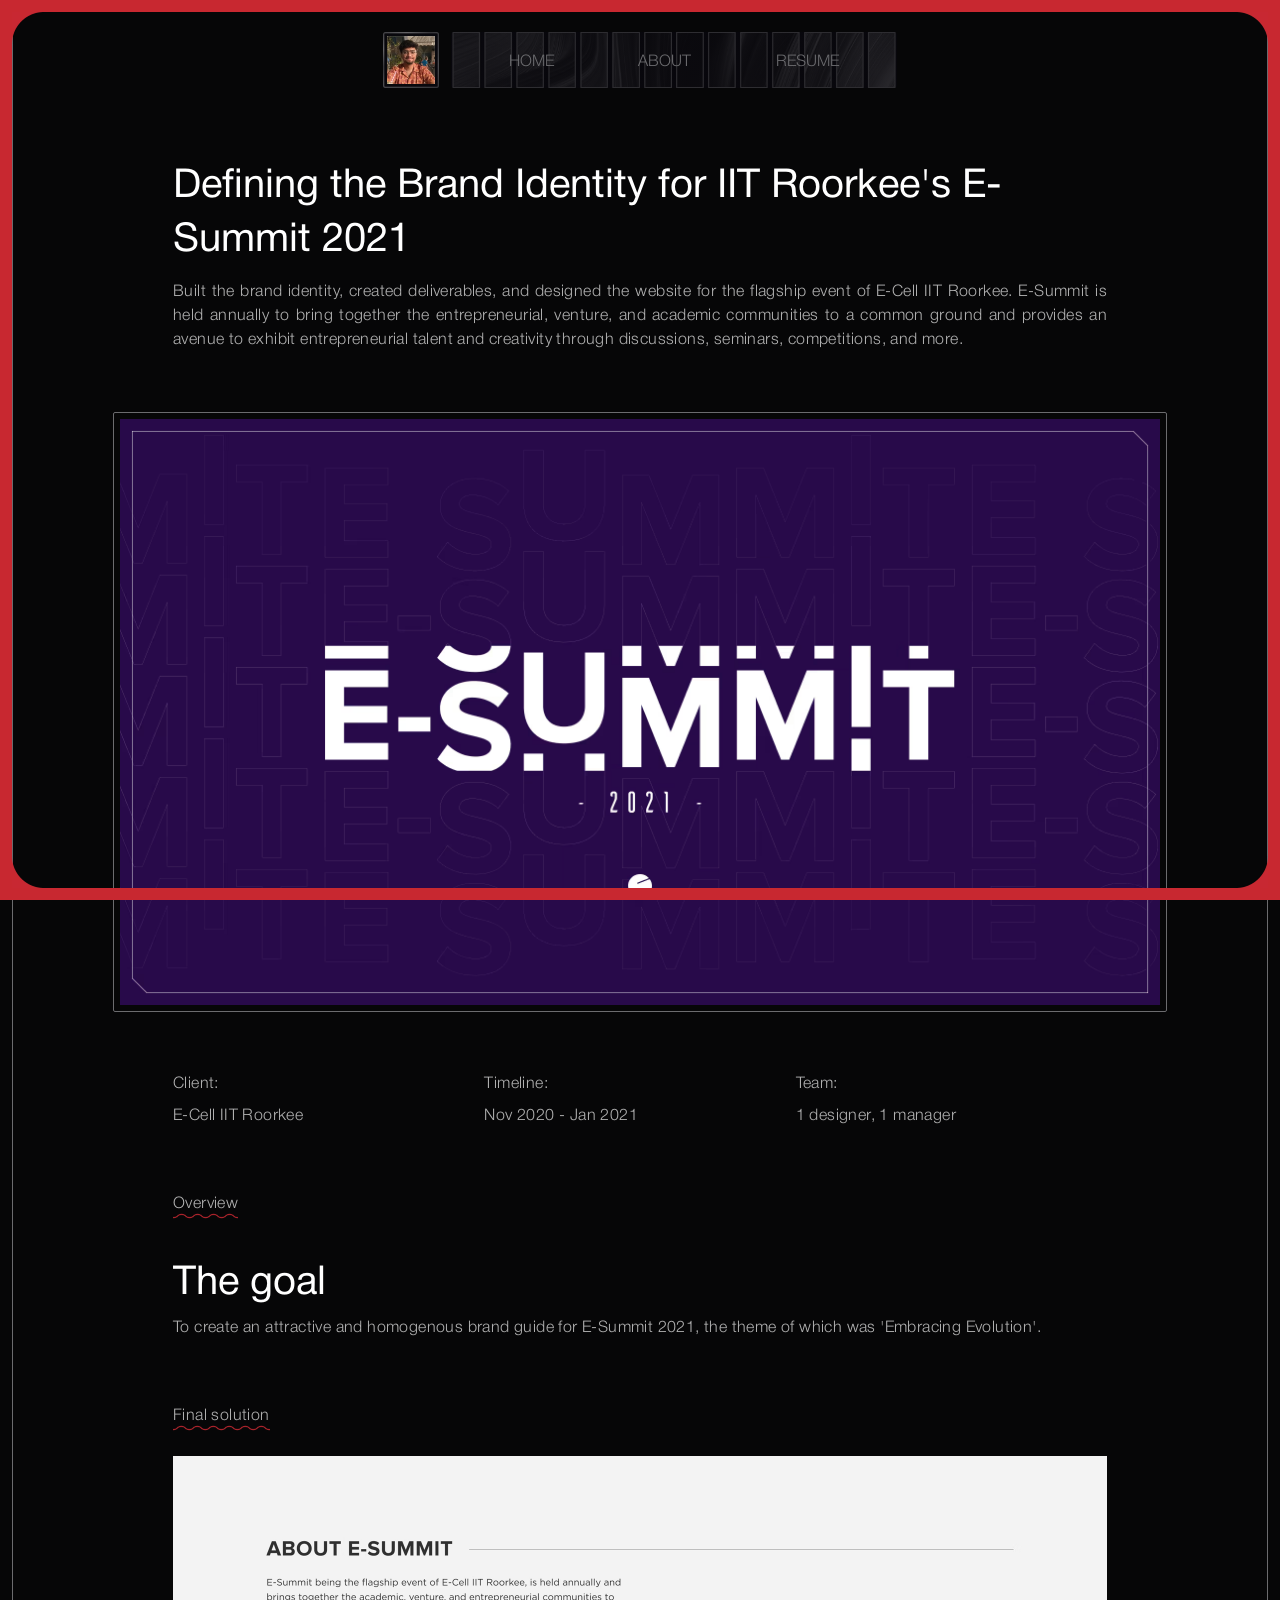
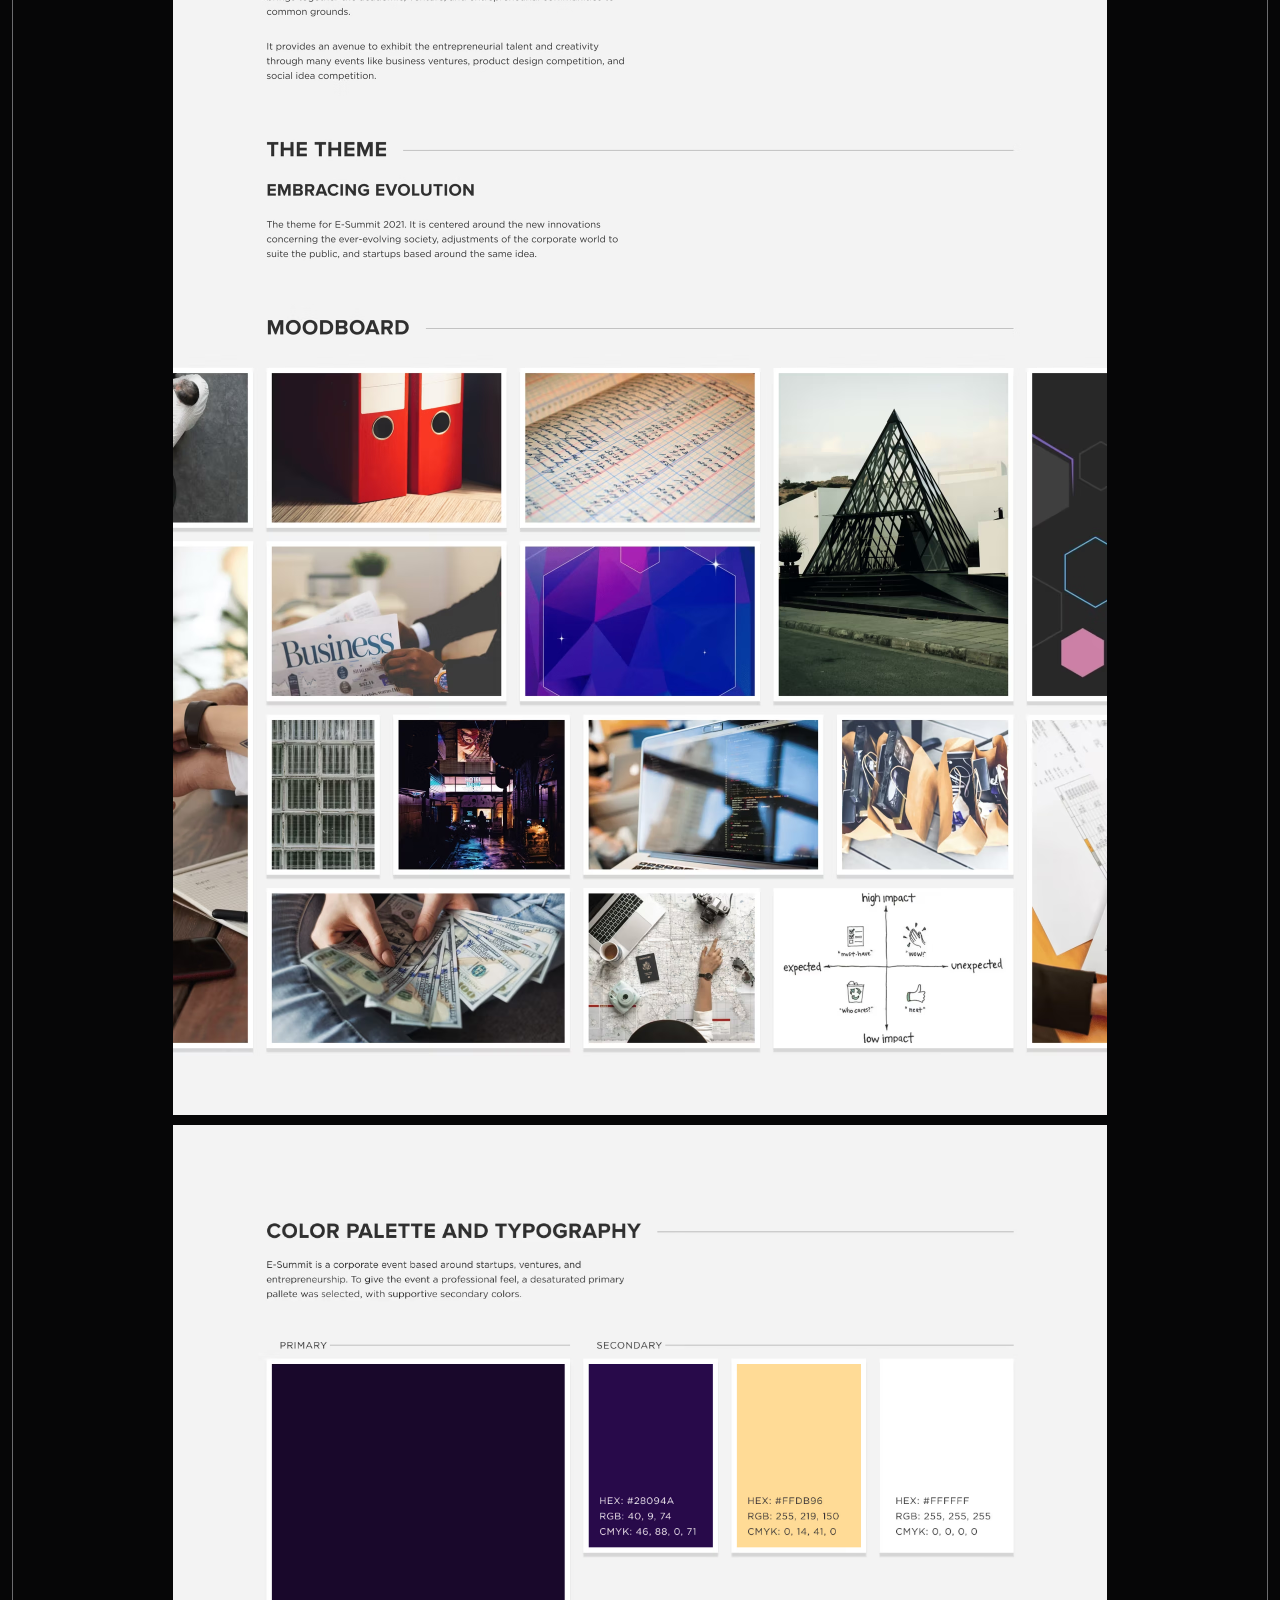
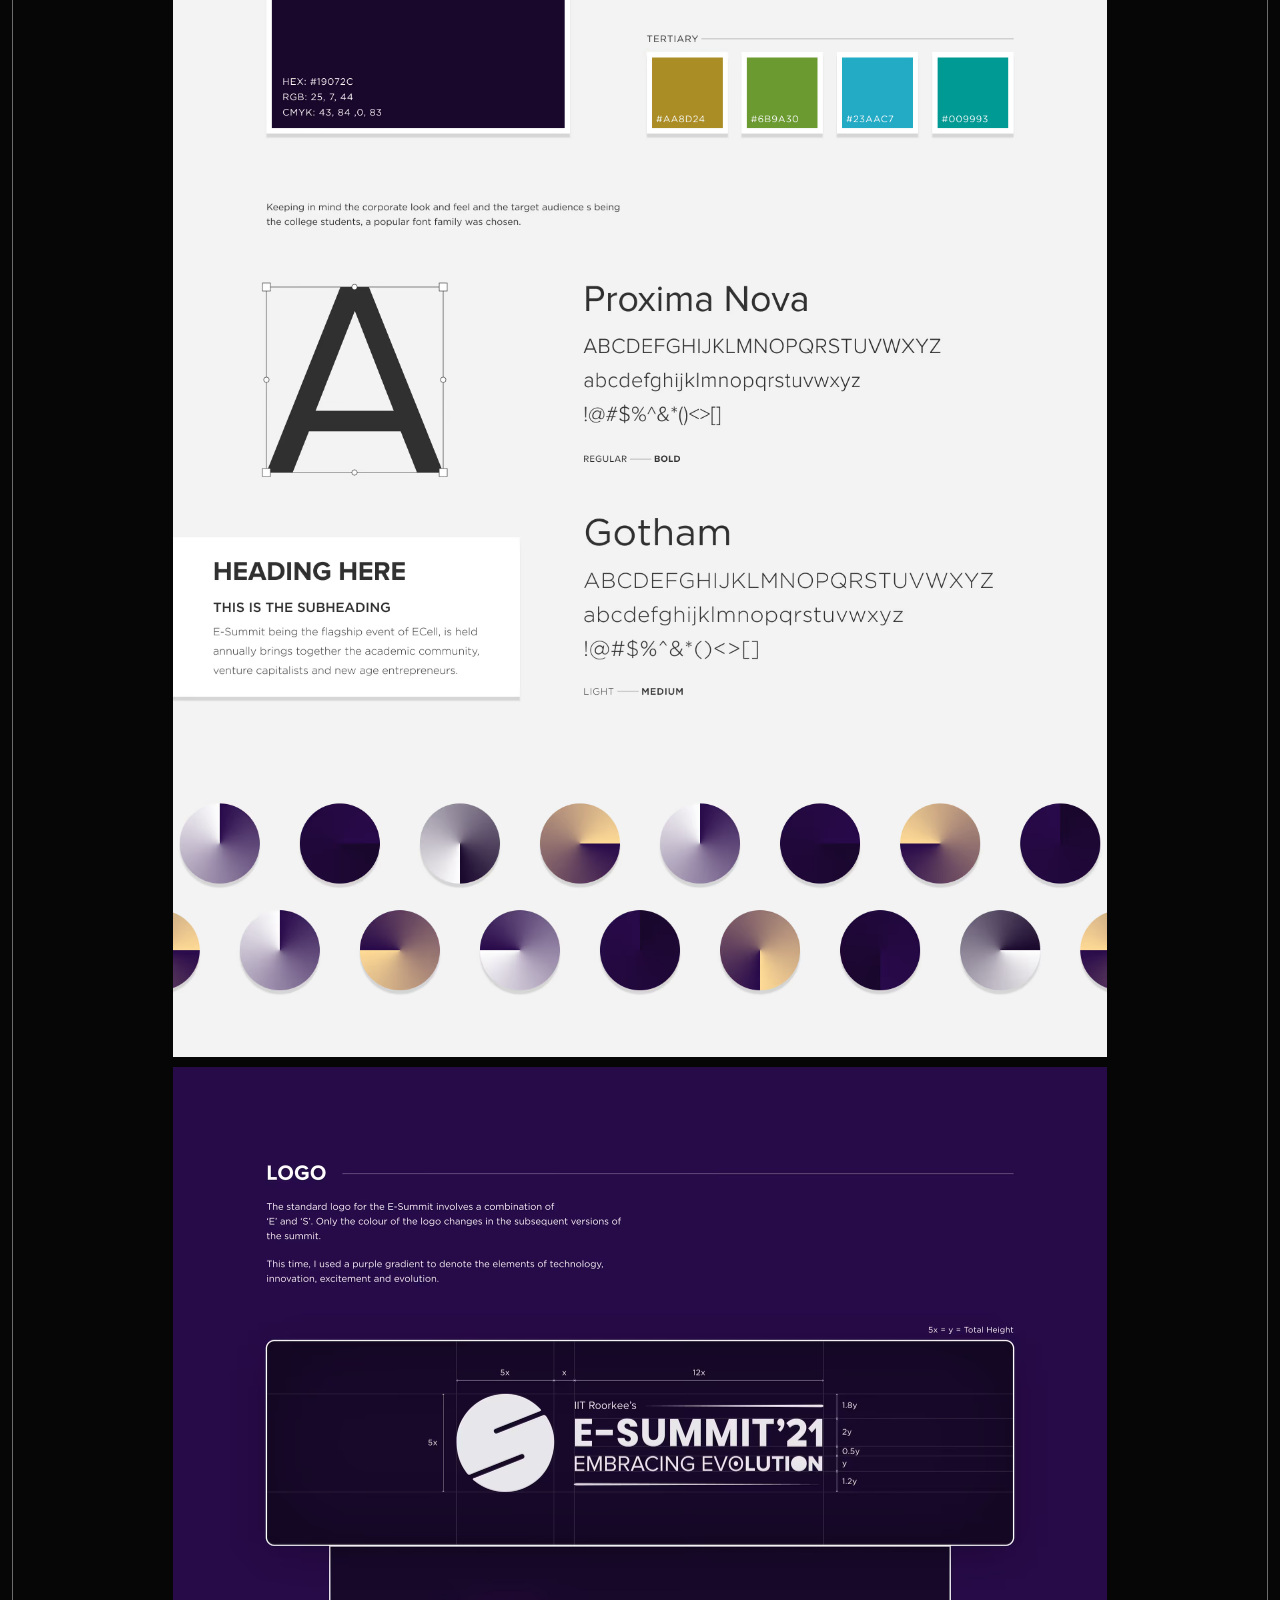
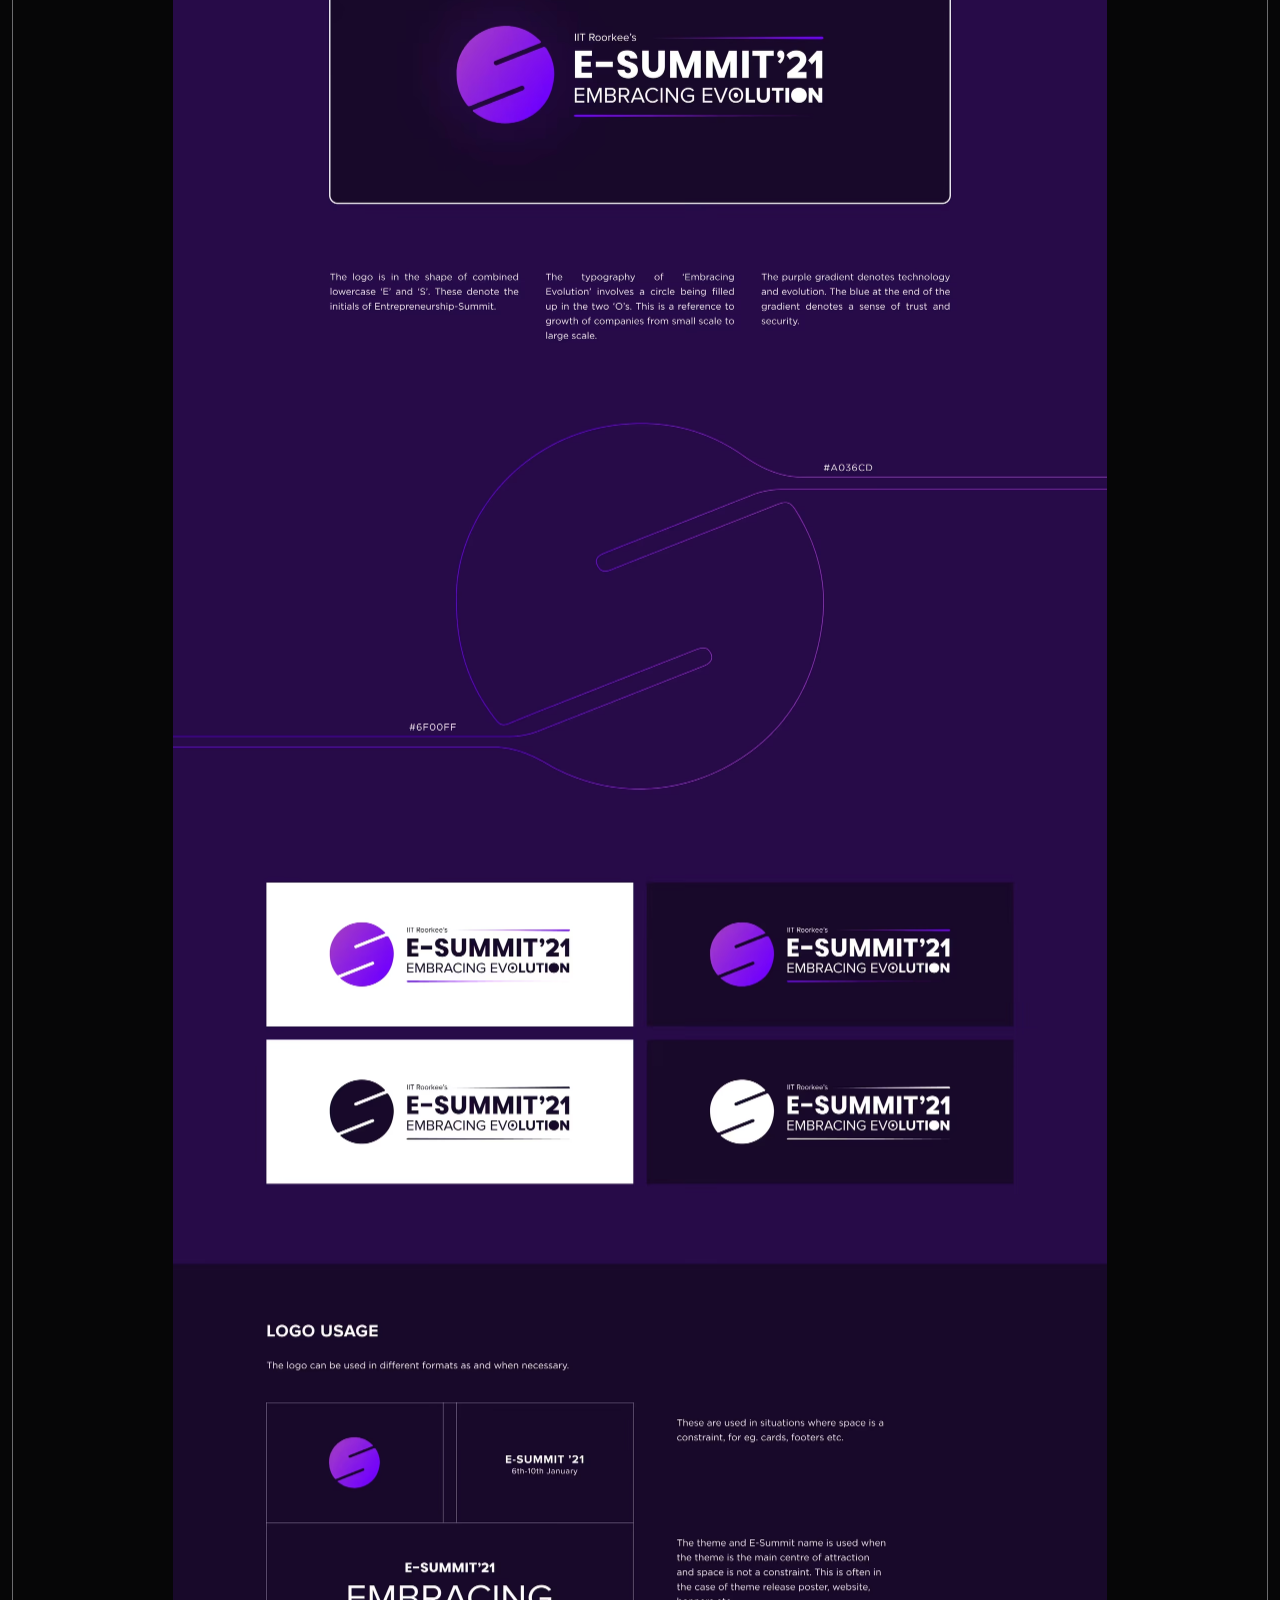
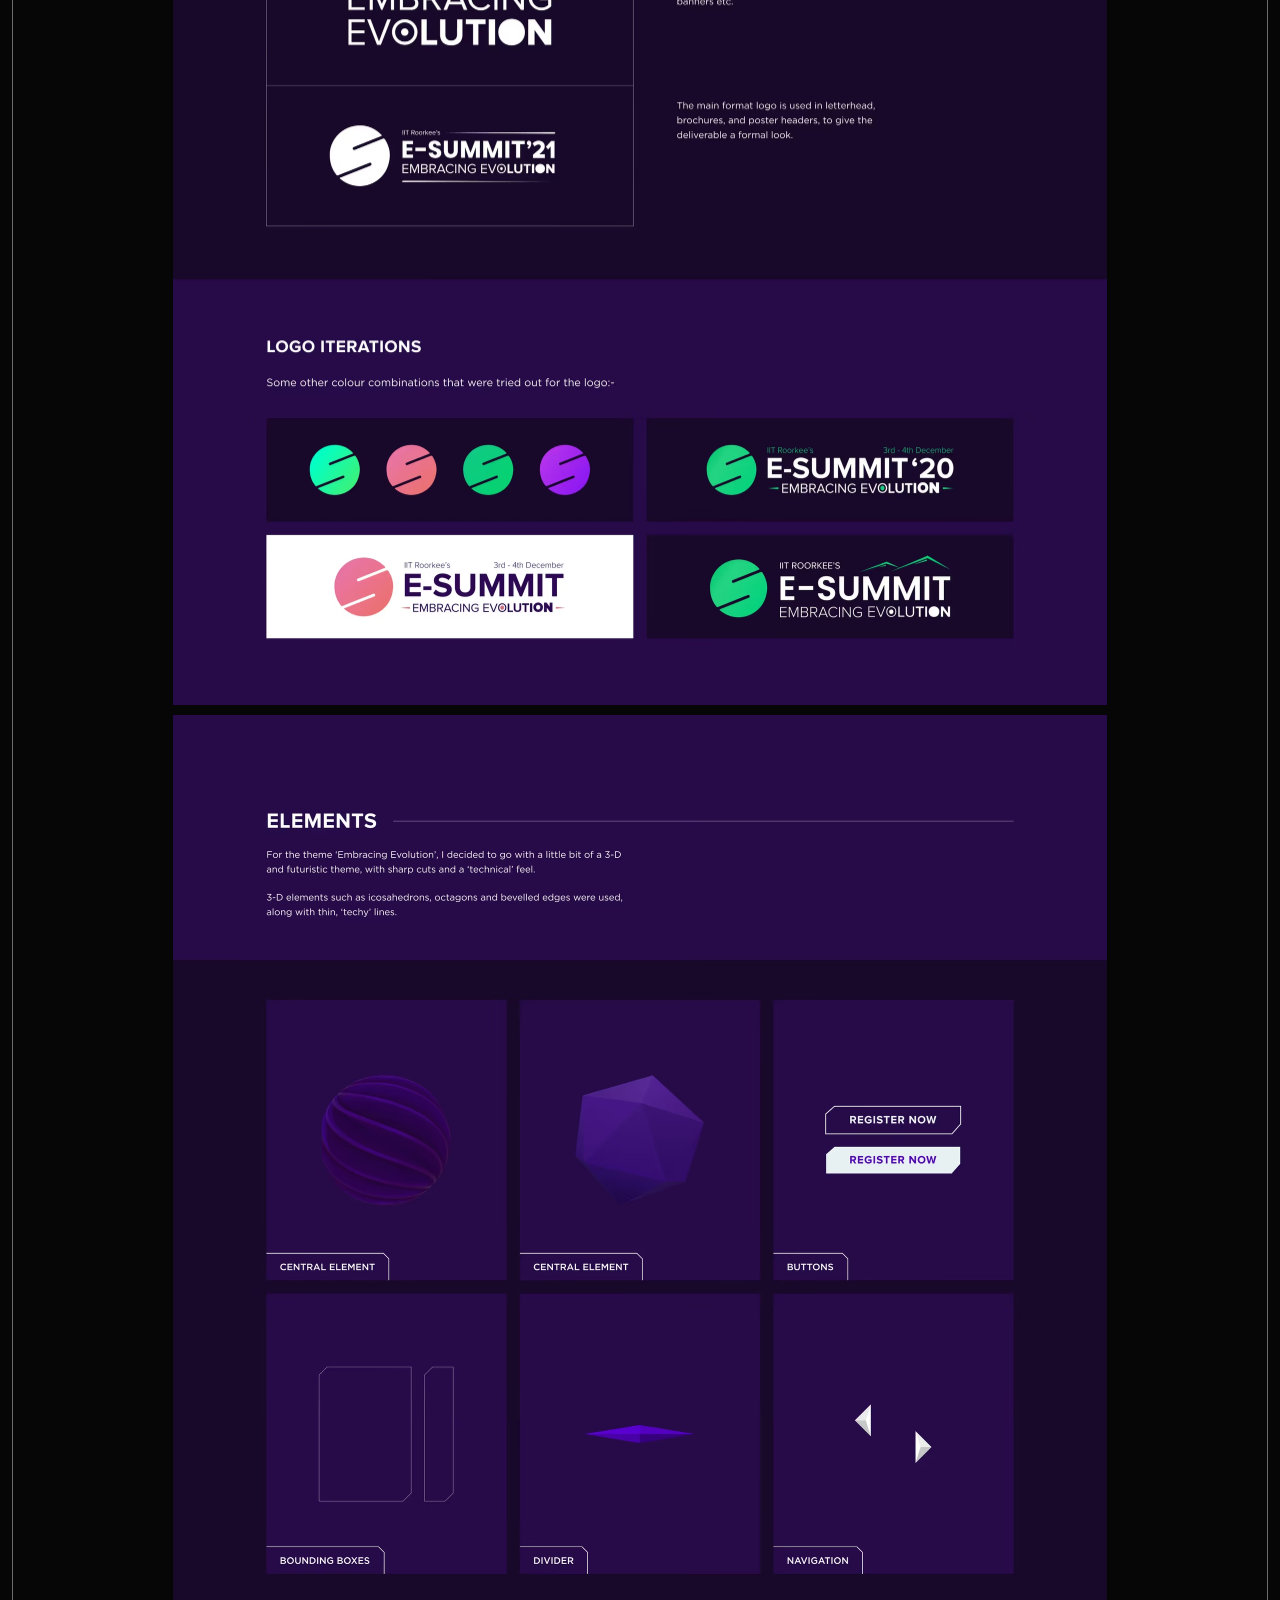
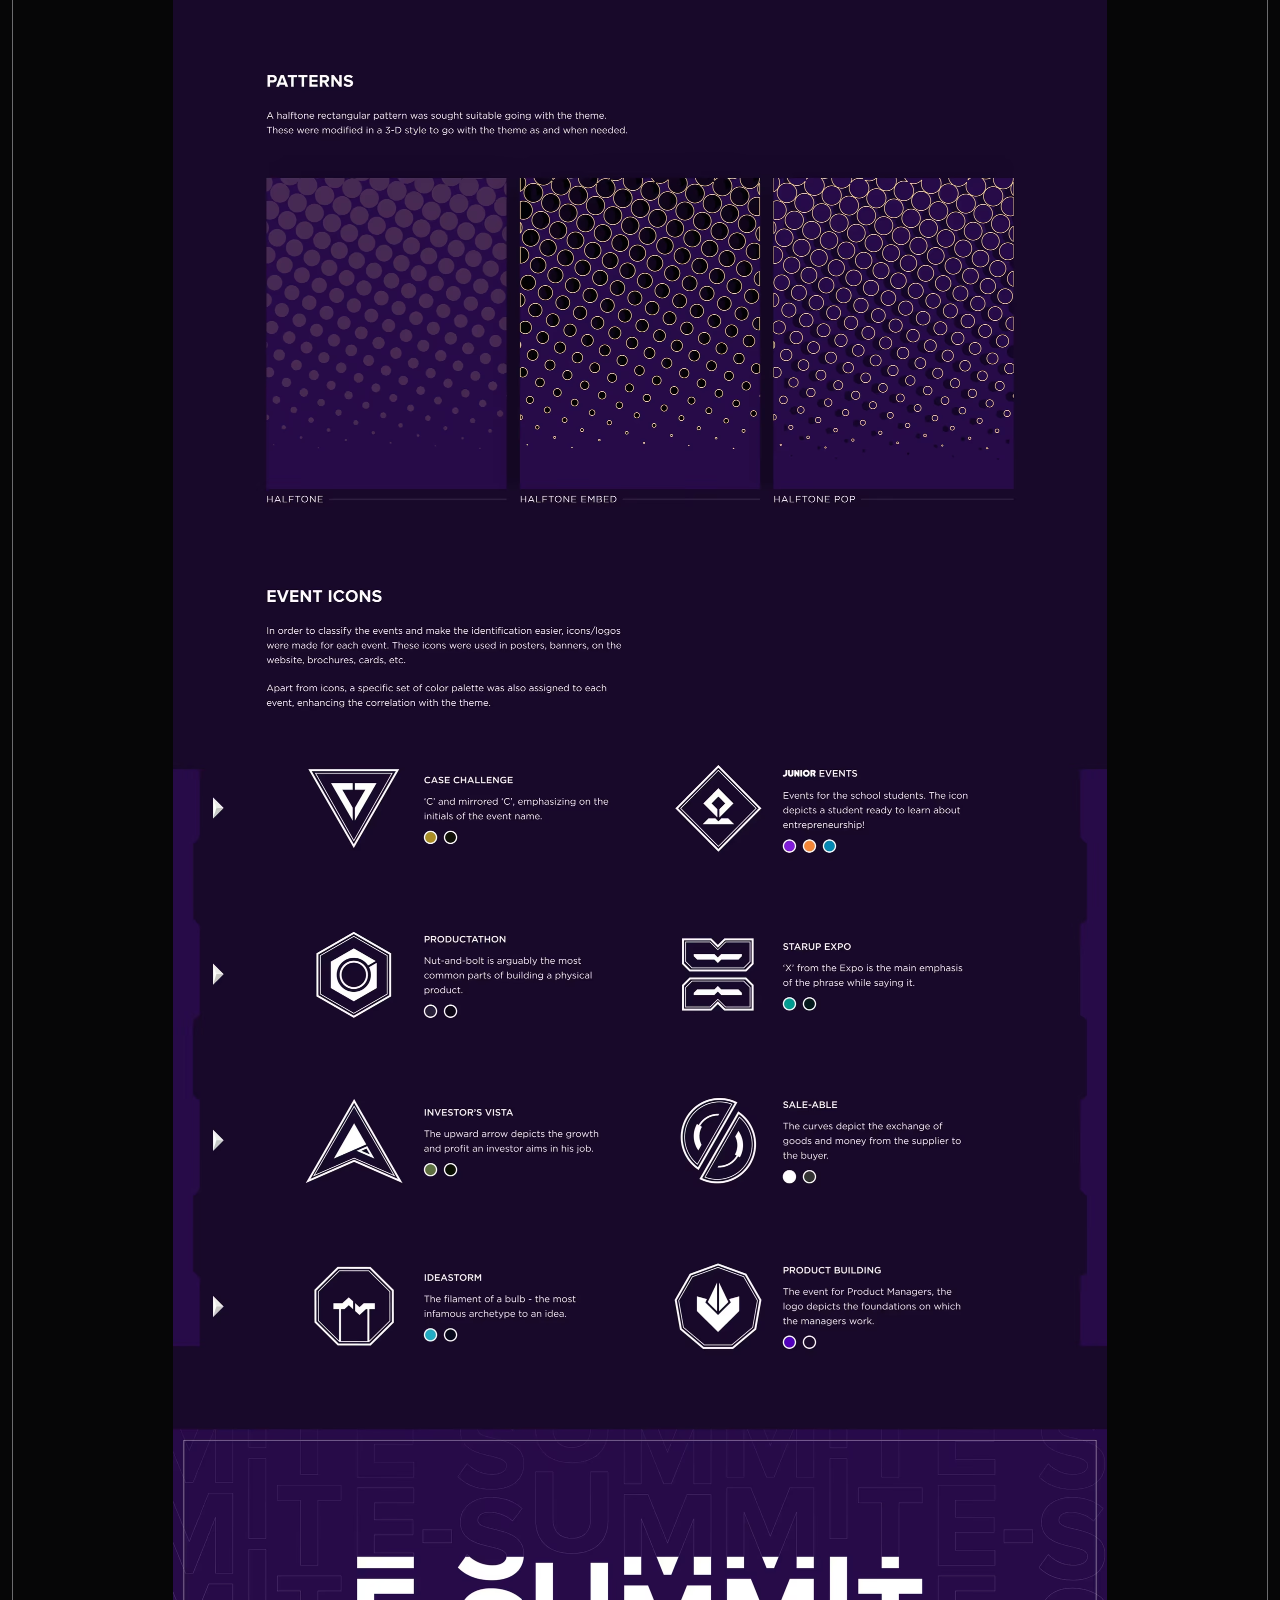
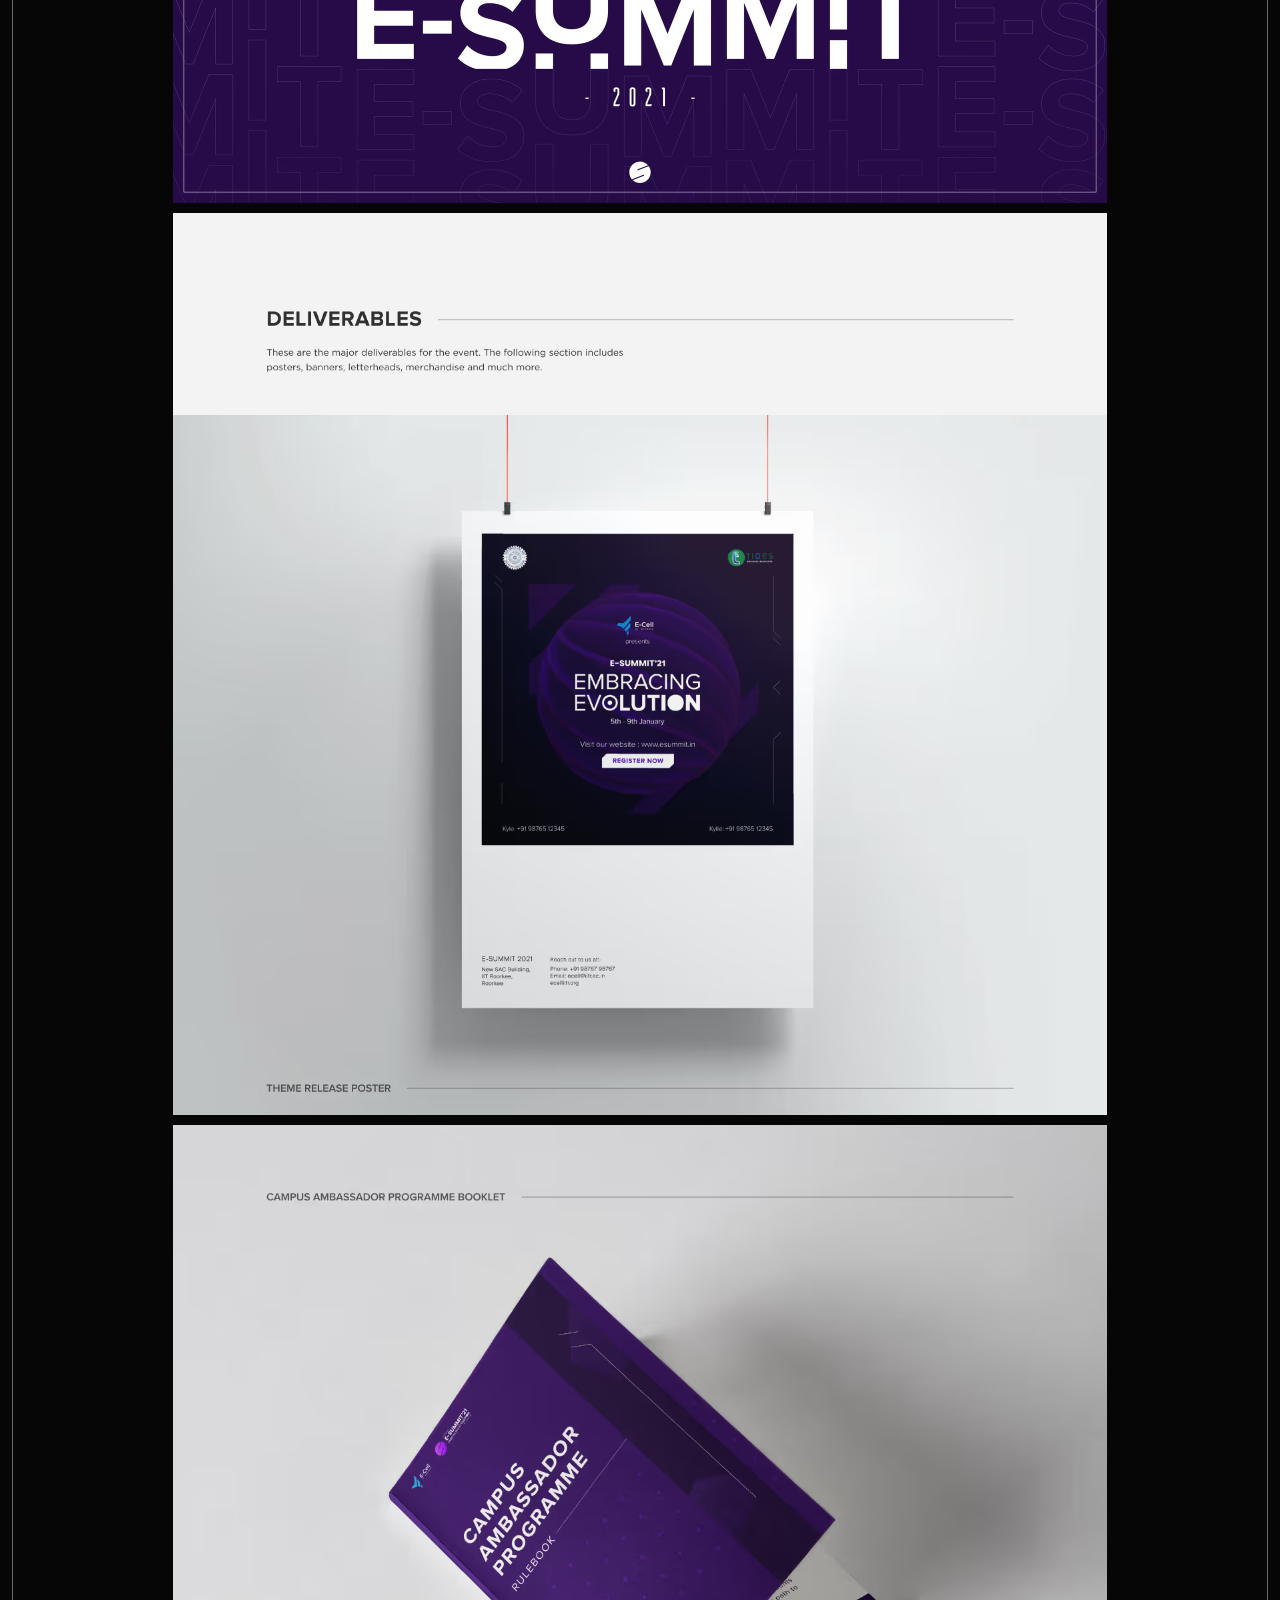
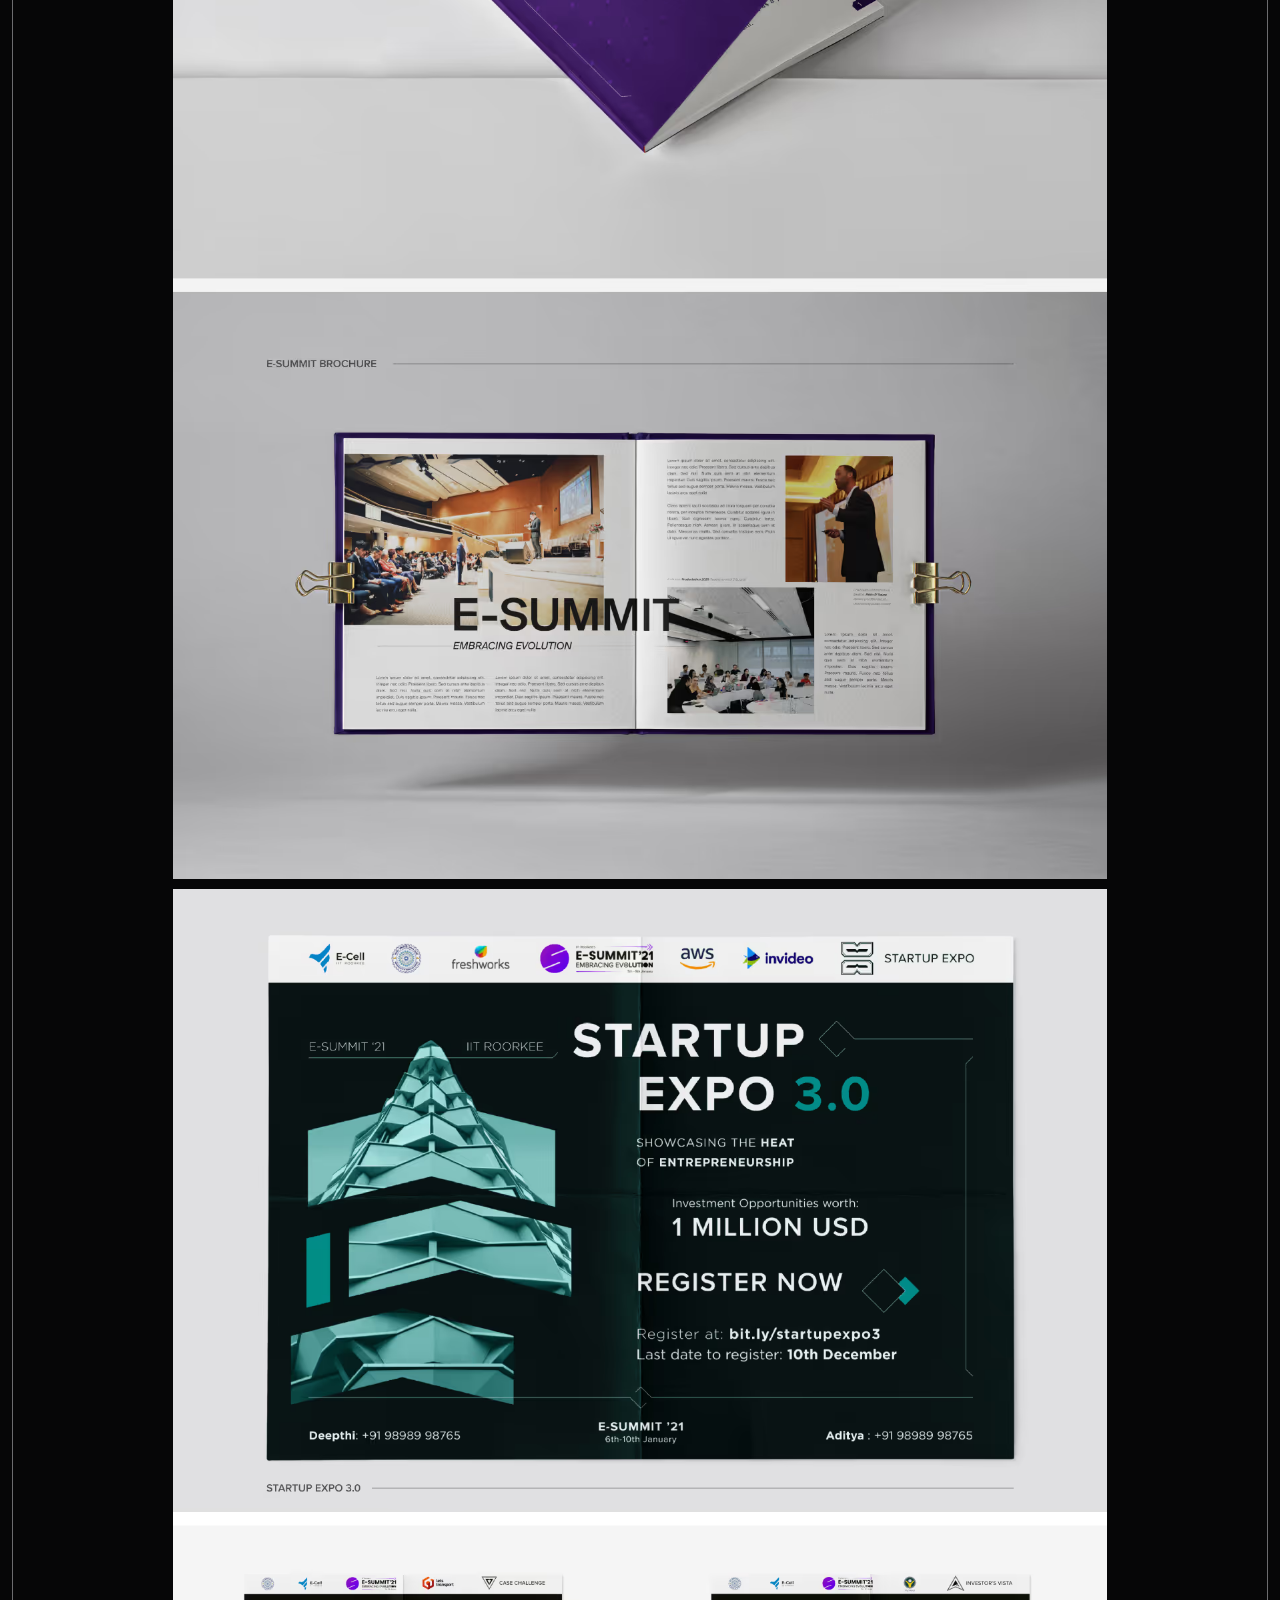
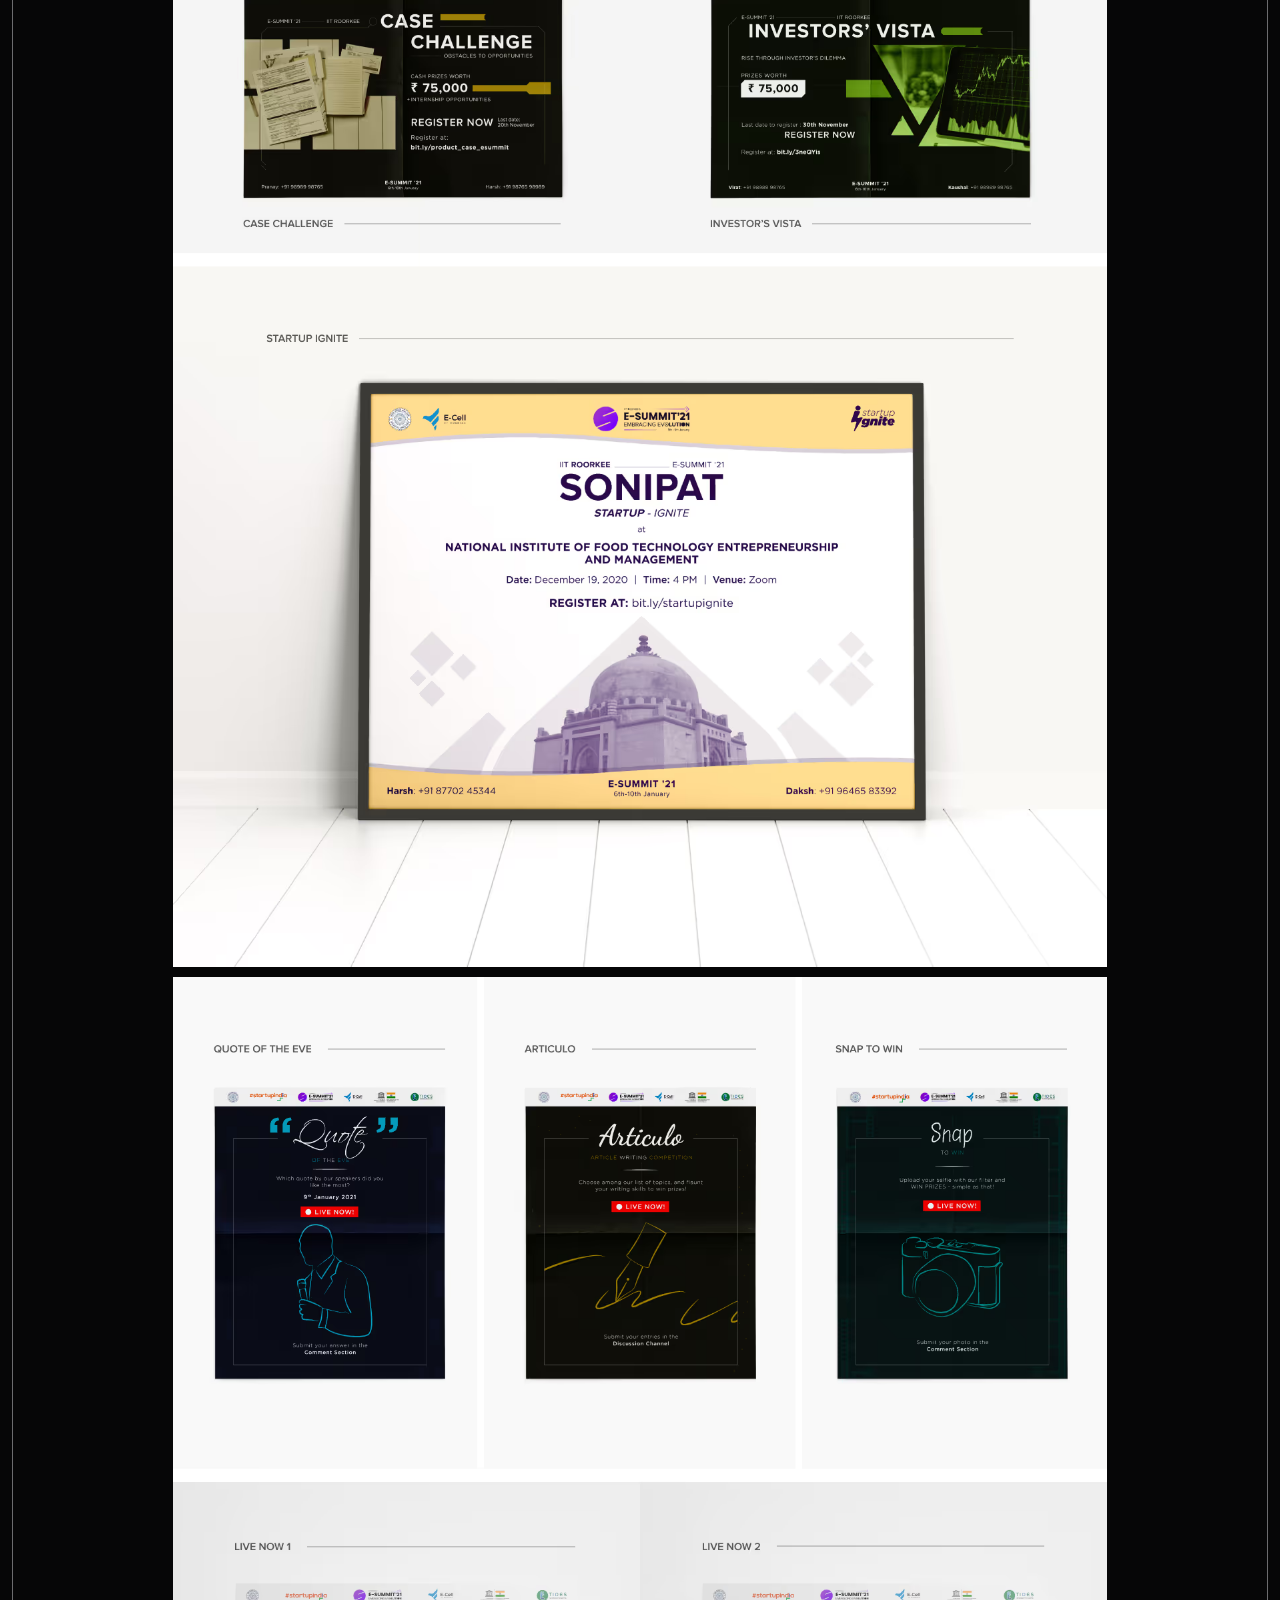
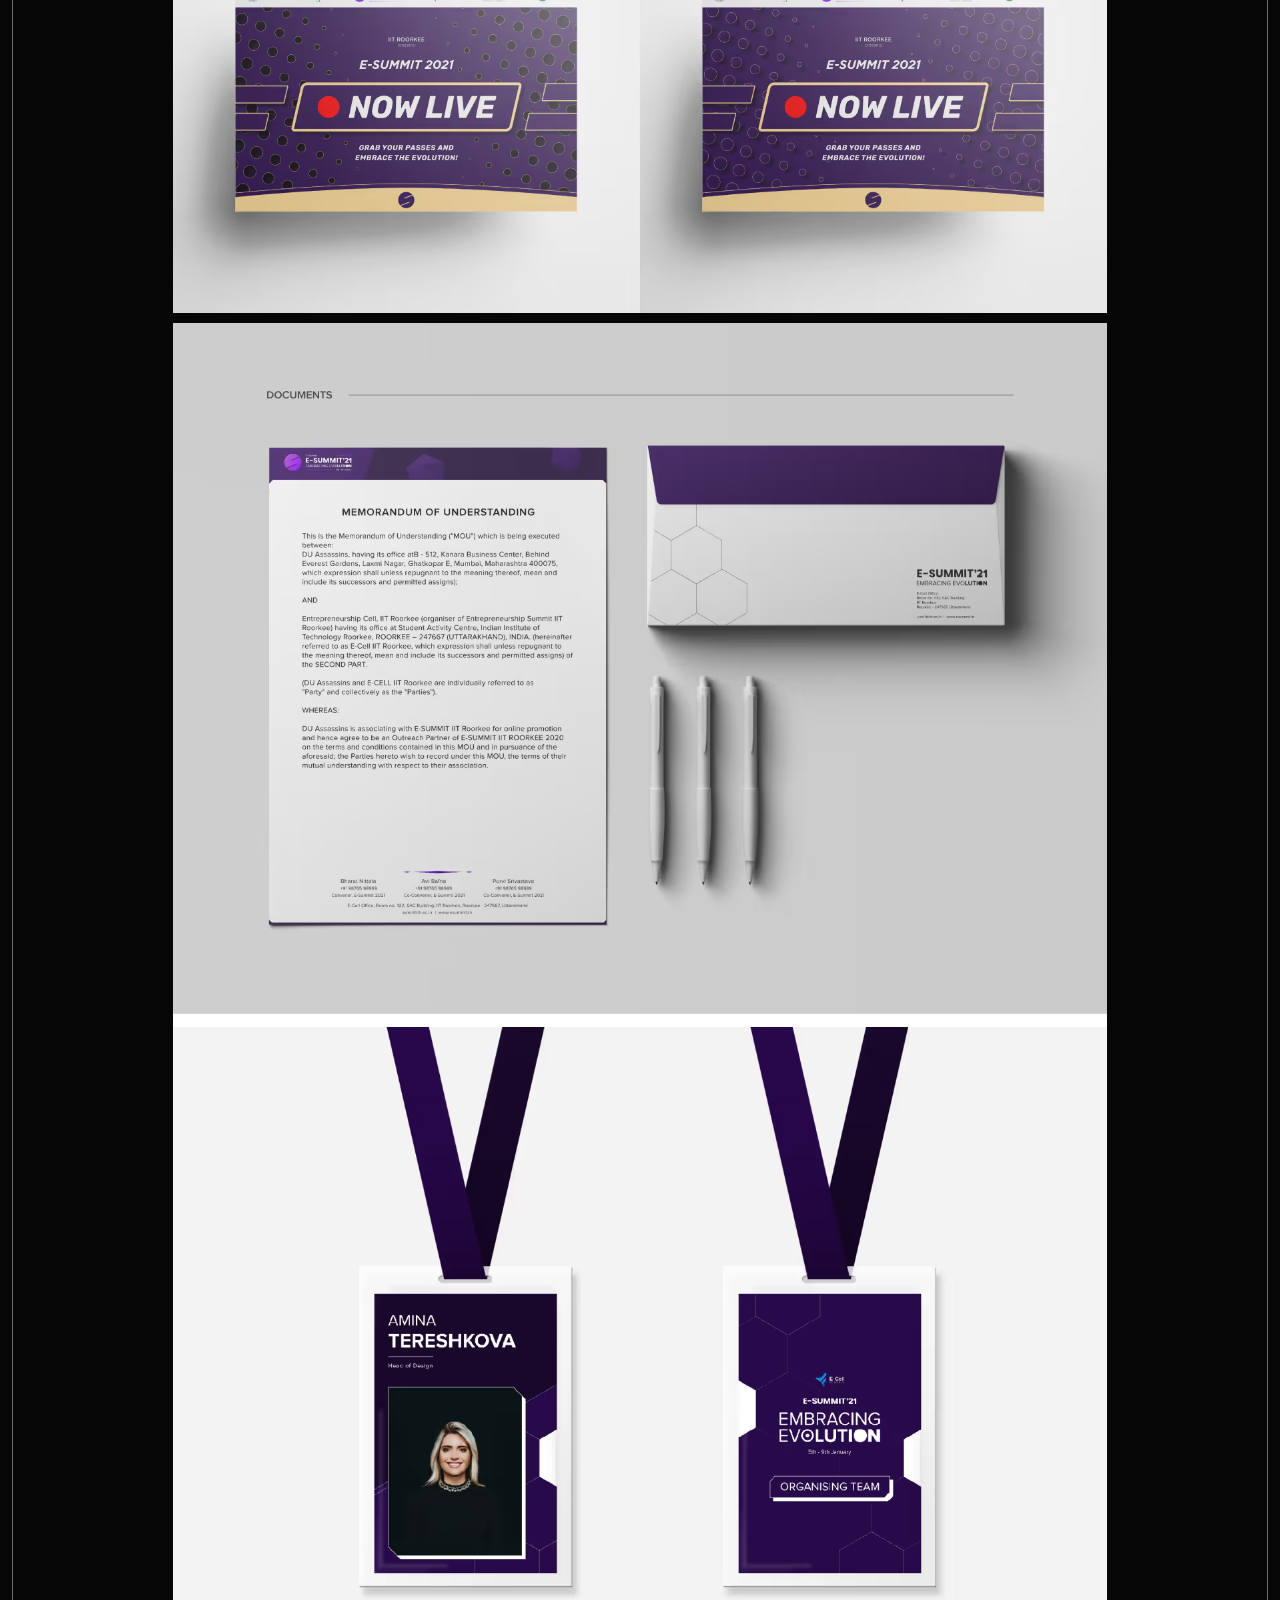
<file: work/e-summit-2021/index.html>
<!doctype html>
<html lang="en">
<head>
<meta charset="utf-8">
<meta name="viewport" content="width=device-width, initial-scale=1, viewport-fit=cover">
<!-- Generated by scripts/build.py from content/projects/e-summit-2021/index.md. Edit that, not this file. -->
<title>Defining the Brand Identity for IIT Roorkee&#x27;s E-Summit 2021 – Vinyas Pandey</title>
<meta name="description" content="Built the brand identity, created deliverables, and designed the website for the flagship event of E-Cell IIT Roorkee. E-Summit is held annually to bring together the entrepreneurial, venture, and academic communities to a common ground and provides an avenue to exhibit entrepreneurial talent and creativity through discussions, seminars, competitions, and more.">
<meta property="og:type" content="website">
<meta property="og:site_name" content="Vinyas Pandey">
<meta property="og:title" content="Defining the Brand Identity for IIT Roorkee&#x27;s E-Summit 2021">
<meta property="og:description" content="Built the brand identity, created deliverables, and designed the website for the flagship event of E-Cell IIT Roorkee. E-Summit is held annually to bring together the entrepreneurial, venture, and academic communities to a common ground and provides an avenue to exhibit entrepreneurial talent and creativity through discussions, seminars, competitions, and more.">
<meta property="og:url" content="https://vinyas.me/work/e-summit-2021/">
<meta property="og:image" content="https://vinyas.me/content/projects/e-summit-2021/og.jpg">
<meta property="og:image:width" content="1200">
<meta property="og:image:height" content="675">
<meta property="og:image:alt" content="Defining the Brand Identity for IIT Roorkee&#x27;s E-Summit 2021">
<meta name="twitter:card" content="summary_large_image">
<meta name="twitter:title" content="Defining the Brand Identity for IIT Roorkee&#x27;s E-Summit 2021">
<meta name="twitter:description" content="Built the brand identity, created deliverables, and designed the website for the flagship event of E-Cell IIT Roorkee. E-Summit is held annually to bring together the entrepreneurial, venture, and academic communities to a common ground and provides an avenue to exhibit entrepreneurial talent and creativity through discussions, seminars, competitions, and more.">
<meta name="twitter:image" content="https://vinyas.me/content/projects/e-summit-2021/og.jpg">
<link rel="canonical" href="https://vinyas.me/work/e-summit-2021/">
<link rel="icon" type="image/png" href="../../assets/img/ui/favicon-1.png">
<script>
  /* Navbar photo: the one last picked (by clicking it) stays on every page, and the favicon matches it.
     Runs before the page shows so it never flashes the first photo. 4 = the number of photos. */
  (function(){
    var root = document.documentElement, icon = document.querySelector('link[rel="icon"]');
    function show(i){ root.setAttribute("data-photo", i); icon.href = icon.href.replace(/favicon-\d+/, "favicon-" + (i + 1)); }
    function saved(){ try { var i = parseInt(localStorage.getItem("navPhoto"), 10); return i >= 0 && i < 4 ? i : 0; } catch (e) { return 0; } }
    window.setNavPhoto = function(i){ show(i); try { localStorage.setItem("navPhoto", i); } catch (e) {} };
    show(saved());
    window.addEventListener("pageshow", function(e){ if (e.persisted) show(saved()); });  // back/forward to a cached page
    window.addEventListener("storage", function(e){ if (e.key === "navPhoto") show(saved()); });  // other open tabs
  })();
</script>
<link rel="apple-touch-icon" href="../../assets/img/ui/webclip.png">
<link rel="preload" href="../../assets/fonts/bon-vivant.woff2" as="font" type="font/woff2" crossorigin>
<link rel="preload" href="../../assets/fonts/helvetica-neue-roman.woff2" as="font" type="font/woff2" crossorigin>
<link rel="stylesheet" href="../../assets/css/site.css">
</head>
<body>

<!-- Fixed red frame -->
<div class="rounded-border-top"></div><div class="rounded-border-left"></div><div class="rounded-border-right"></div><div class="rounded-border-bottom"></div>
<div class="rounded-corner rc-tl"></div><div class="rounded-corner rc-tr"></div><div class="rounded-corner rc-bl"></div><div class="rounded-corner rc-br"></div>

<!-- Navbar: the links come from "nav" in content/site.json -->
<header class="navbar-container" id="navbarContainer">
  <nav class="navbar" aria-label="Main">
    <div class="navbar-profile-image">
      <button class="navbar-profile-images-container" id="profileStack" type="button" aria-label="Show another photo of Vinyas">
        <img class="profile-image pi-2" data-order="3" src="../../assets/img/profile/photo-4.avif" width="96" height="96" alt="">
        <img class="profile-image pi-3" data-order="2" src="../../assets/img/profile/photo-3.avif" width="96" height="96" alt="">
        <img class="profile-image pi-4" data-order="1" src="../../assets/img/profile/photo-2.avif" width="96" height="96" alt="">
        <img class="profile-image pi-1" data-order="0" src="../../assets/img/profile/photo-1.avif" width="96" height="96" alt="">
      </button>
    </div>
    <div class="navbar-controls">
      <a href="../../" class="navbar-control-link">HOME</a>
      <a href="../../about/" class="navbar-control-link">ABOUT</a>
      <a href="https://drive.google.com/drive/folders/16NA4Vg2wVpLMmNvJw1I25iqJxJHvULP1?usp=sharing" target="_blank" rel="noopener" class="navbar-control-link">RESUME</a>
      <div class="navbar-glow-container" aria-hidden="true">
        <div class="navbar-glow-divs" id="navGlow"><div class="navbar-glow glow-1"></div><div class="navbar-glow glow-2"></div></div>
      </div>
    </div>
  </nav>
</header>

<main class="page-container project-page" id="top">
  <div class="project-hero-container">
    <div class="project-hero-text"><h1 class="project-heading">Defining the Brand Identity for IIT Roorkee&#x27;s E-Summit 2021</h1><p class="project-hero-description">Built the brand identity, created deliverables, and designed the website for the flagship event of E-Cell IIT Roorkee. E-Summit is held annually to bring together the entrepreneurial, venture, and academic communities to a common ground and provides an avenue to exhibit entrepreneurial talent and creativity through discussions, seminars, competitions, and more.</p></div>
    <div class="project-hero-image-container"><img class="project-hero-image" src="../../content/projects/e-summit-2021/hero.avif" width="2100" height="1182" alt="" fetchpriority="high"></div>
  </div>
  <div class="project-content-container"><div class="project-meta-flex">
    <div class="project-meta-individual"><p>Client:</p><p>E-Cell IIT Roorkee</p></div>
    <div class="project-meta-individual"><p>Timeline:</p><p>Nov 2020 - Jan 2021</p></div>
    <div class="project-meta-individual"><p>Team:</p><p>1 designer, 1 manager</p></div>
  </div></div>
  <div class="project-content-container">
    <p class="wavy-underline section-label">Overview</p><p>&nbsp;</p>
    <h1 class="project-goal">The goal</h1><p>To create an attractive and homogenous brand guide for E-Summit 2021, the theme of which was &#x27;Embracing Evolution&#x27;.</p>
  </div>
  <div class="project-content-container">
    <p class="wavy-underline section-label">Final solution</p><p>&nbsp;</p>
    <div class="rich-text"><figure class="figure-image align-full" style="max-width:2800px"><div><img src="../../content/projects/e-summit-2021/intro.avif" width="1868" height="2518" loading="lazy" decoding="async" alt=""></div></figure><figure class="figure-image align-full" style="max-width:2800px"><div><img src="../../content/projects/e-summit-2021/colors-and-typography.avif" width="2800" height="4592" loading="lazy" decoding="async" alt=""></div></figure><figure class="figure-image align-full" style="max-width:2800px"><div><img src="../../content/projects/e-summit-2021/logo.avif" width="1868" height="5677" loading="lazy" decoding="async" alt=""></div></figure><figure class="figure-image align-full" style="max-width:2800px"><div><img src="../../content/projects/e-summit-2021/elements.avif" width="1868" height="5375" loading="lazy" decoding="async" alt=""></div></figure><figure class="figure-image align-full" style="max-width:1400px"><div><img src="../../content/projects/e-summit-2021/slice-1.avif" width="1400" height="1353" loading="lazy" decoding="async" alt=""></div></figure><figure class="figure-image align-full" style="max-width:1400px"><div><img src="../../content/projects/e-summit-2021/slice-2.avif" width="1400" height="2029" loading="lazy" decoding="async" alt=""></div></figure><figure class="figure-image align-full" style="max-width:1400px"><div><img src="../../content/projects/e-summit-2021/slice-3.avif" width="1400" height="2515" loading="lazy" decoding="async" alt=""></div></figure><figure class="figure-image align-full" style="max-width:1400px"><div><img src="../../content/projects/e-summit-2021/slice-4.avif" width="1400" height="1403" loading="lazy" decoding="async" alt=""></div></figure><figure class="figure-image align-full" style="max-width:1400px"><div><img src="../../content/projects/e-summit-2021/slice-5.avif" width="1400" height="2035" loading="lazy" decoding="async" alt=""></div></figure><figure class="figure-image align-full" style="max-width:1400px"><div><img src="../../content/projects/e-summit-2021/slice-6.avif" width="1400" height="1824" loading="lazy" decoding="async" alt=""></div></figure><figure class="figure-image align-full" style="max-width:1400px"><div><img src="../../content/projects/e-summit-2021/slice-7.avif" width="1400" height="4677" loading="lazy" decoding="async" alt=""></div></figure><figure class="figure-image align-full" style="max-width:1400px"><div><img src="../../content/projects/e-summit-2021/slice-8.avif" width="1400" height="3837" loading="lazy" decoding="async" alt=""></div></figure><figure class="figure-image align-full" style="max-width:1400px"><div><img src="../../content/projects/e-summit-2021/slice-9.avif" width="1400" height="4558" loading="lazy" decoding="async" alt=""></div></figure><figure class="figure-image align-full" style="max-width:1400px"><div><img src="../../content/projects/e-summit-2021/slice-10.avif" width="1400" height="3040" loading="lazy" decoding="async" alt=""></div></figure><figure class="figure-image align-full" style="max-width:2800px"><div><img src="../../content/projects/e-summit-2021/thank-you-2.avif" width="2800" height="902" loading="lazy" decoding="async" alt=""></div></figure></div>
  </div>
  <div class="project-content-container">
    <p class="wavy-underline section-label">Extras</p><p>&nbsp;</p>
    <div class="rich-text"><h1>External links</h1><p>If you liked it, drop a like at my <a href="https://www.behance.net/gallery/113477873/IIT-Roorkee-E-Summit-Branding-and-Website" target="_blank" rel="noopener">Behance</a> too :3</p></div>
  </div>

  <!-- Footer: the links come from "links" in content/site.json -->
  <footer class="footer-container">
    <div class="footer-header-text">
      <h1 class="footer-heading"><span class="bon-vivant-style">Fascinated ?</span> &nbsp;Let's connect.</h1>
      <span class="crop-mark crop-mark-top-right"></span><span class="crop-mark crop-mark-top-left"></span>
    </div>
    <div class="footer-actions-row"><a class="footer-action" href="https://www.behance.net/vinyaspandey" target="_blank" rel="noopener"><div class="footer-action-bracket" aria-hidden="true"><span class="bracket-edge"></span><span class="footer-edge-base"></span><span class="bracket-edge right"></span></div><div class="footer-action-title-container"><h1 class="footer-action-title">Behance</h1><div class="footer-action-underline-container"><div class="footer-action-underline"></div></div></div><div class="footer-action-bracket bottom" aria-hidden="true"><span class="bracket-edge bottom"></span><span class="footer-edge-base bottom"></span><span class="bracket-edge right bottom"></span></div><p class="footer-action-subtitle">For best visuals</p></a><a class="footer-action" href="https://medium.com/@vinyaspandey" target="_blank" rel="noopener"><div class="footer-action-bracket" aria-hidden="true"><span class="bracket-edge"></span><span class="footer-edge-base"></span><span class="bracket-edge right"></span></div><div class="footer-action-title-container"><h1 class="footer-action-title">Medium</h1><div class="footer-action-underline-container"><div class="footer-action-underline"></div></div></div><div class="footer-action-bracket bottom" aria-hidden="true"><span class="bracket-edge bottom"></span><span class="footer-edge-base bottom"></span><span class="bracket-edge right bottom"></span></div><p class="footer-action-subtitle">For detailed studies</p></a></div>
    <div class="footer-actions-row"><a class="footer-action" href="https://dribbble.com/bittu911" target="_blank" rel="noopener"><div class="footer-action-bracket" aria-hidden="true"><span class="bracket-edge"></span><span class="footer-edge-base"></span><span class="bracket-edge right"></span></div><div class="footer-action-title-container"><h1 class="footer-action-title">Dribbble</h1><div class="footer-action-underline-container"><div class="footer-action-underline"></div></div></div><div class="footer-action-bracket bottom" aria-hidden="true"><span class="bracket-edge bottom"></span><span class="footer-edge-base bottom"></span><span class="bracket-edge right bottom"></span></div><p class="footer-action-subtitle">For on-the-go shots</p></a><a class="footer-action" href="https://www.linkedin.com/in/vinyaspandey1109/" target="_blank" rel="noopener"><div class="footer-action-bracket" aria-hidden="true"><span class="bracket-edge"></span><span class="footer-edge-base"></span><span class="bracket-edge right"></span></div><div class="footer-action-title-container"><h1 class="footer-action-title">LinkedIn</h1><div class="footer-action-underline-container"><div class="footer-action-underline"></div></div></div><div class="footer-action-bracket bottom" aria-hidden="true"><span class="bracket-edge bottom"></span><span class="footer-edge-base bottom"></span><span class="bracket-edge right bottom"></span></div><p class="footer-action-subtitle">For professional stories</p></a></div>
    <div class="footer-actions-row mailing"><a class="footer-action" href="mailto:vinyaspandey1109@gmail.com?subject=%F0%9F%91%8B%F0%9F%8F%BB%20Hey%20there!%20Let&#x27;s%20get%20on%20a%20call%3F"><div class="footer-action-bracket" aria-hidden="true"><span class="bracket-edge"></span><span class="footer-edge-base"></span><span class="bracket-edge right"></span></div><div class="footer-action-title-container"><h1 class="footer-action-title">vinyaspandey1109@gmail.com</h1><div class="footer-action-underline-container"><div class="footer-action-underline"></div></div></div><div class="footer-action-bracket bottom" aria-hidden="true"><span class="bracket-edge bottom"></span><span class="footer-edge-base bottom"></span><span class="bracket-edge right bottom"></span></div><p class="footer-action-subtitle">For old school mailing</p></a></div>
    <div class="last-signature-container">
      <p>Vinyas Pandey</p>
      <div class="footer-signature-right"><p class="paragraph-bon-vivant-style">Portfolio</p><p>2026</p></div>
    </div>
  </footer>
</main>

<div class="secret-footer-container" aria-hidden="true">
  <div class="sf-corner sf-top-right"></div><div class="sf-corner sf-top-left"></div>
  <h2 class="bon-vivant-style sf-easter-egg-text">for more cool projects, check out my socials maybe</h2>
</div>

<script src="../../assets/js/about.js"></script>
</body>
</html>
</file>
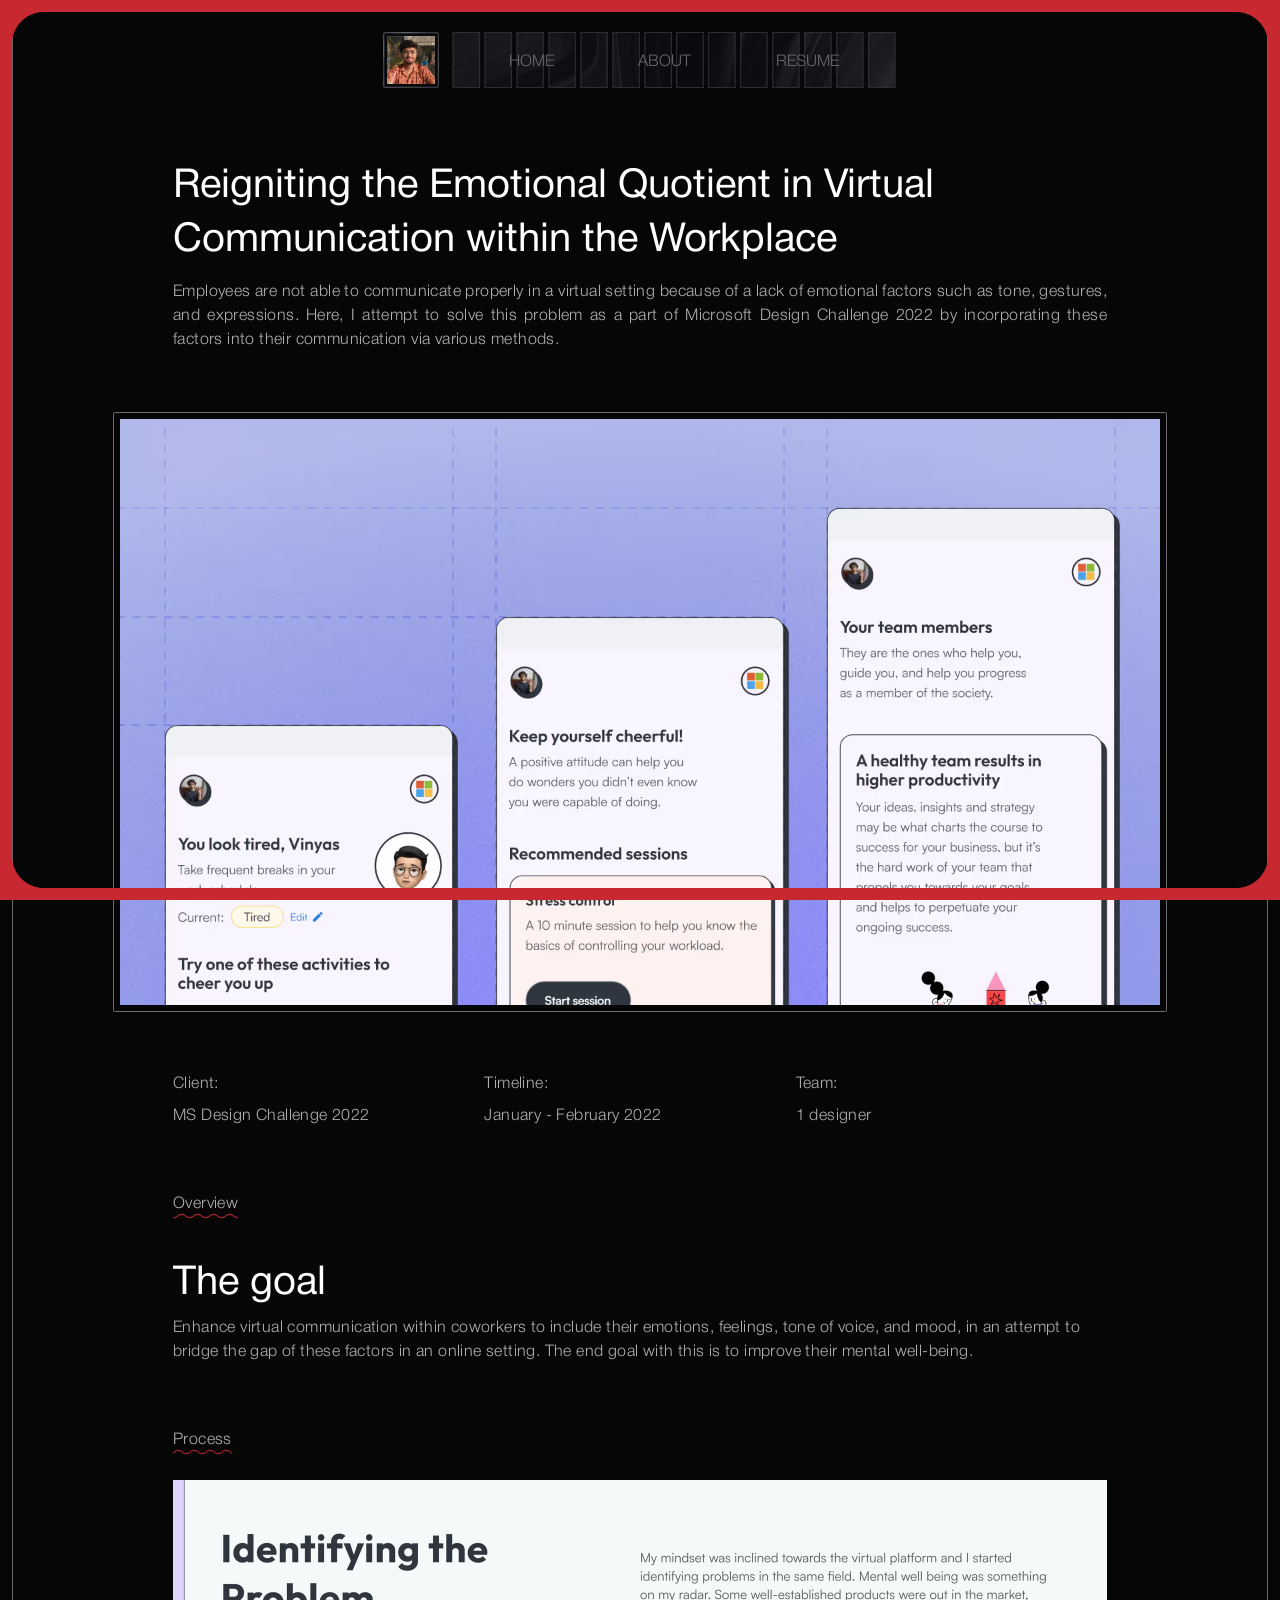
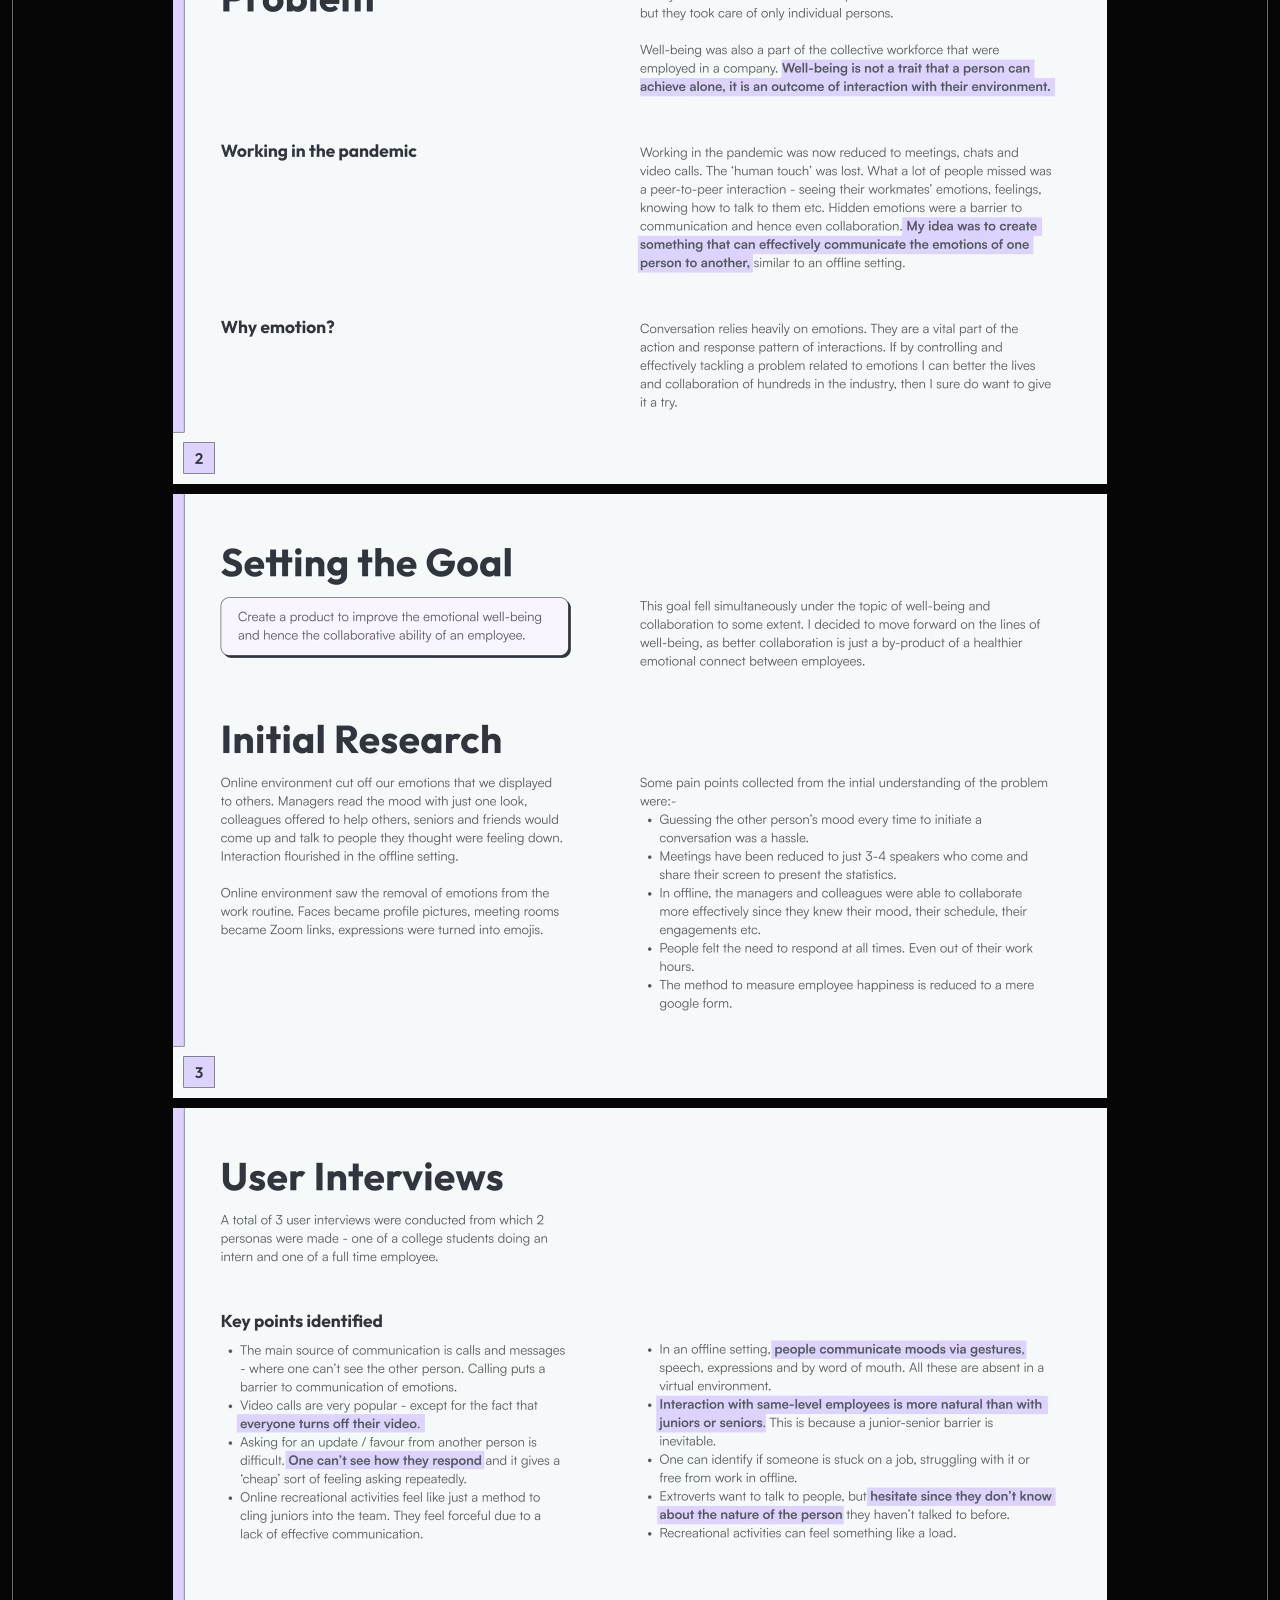
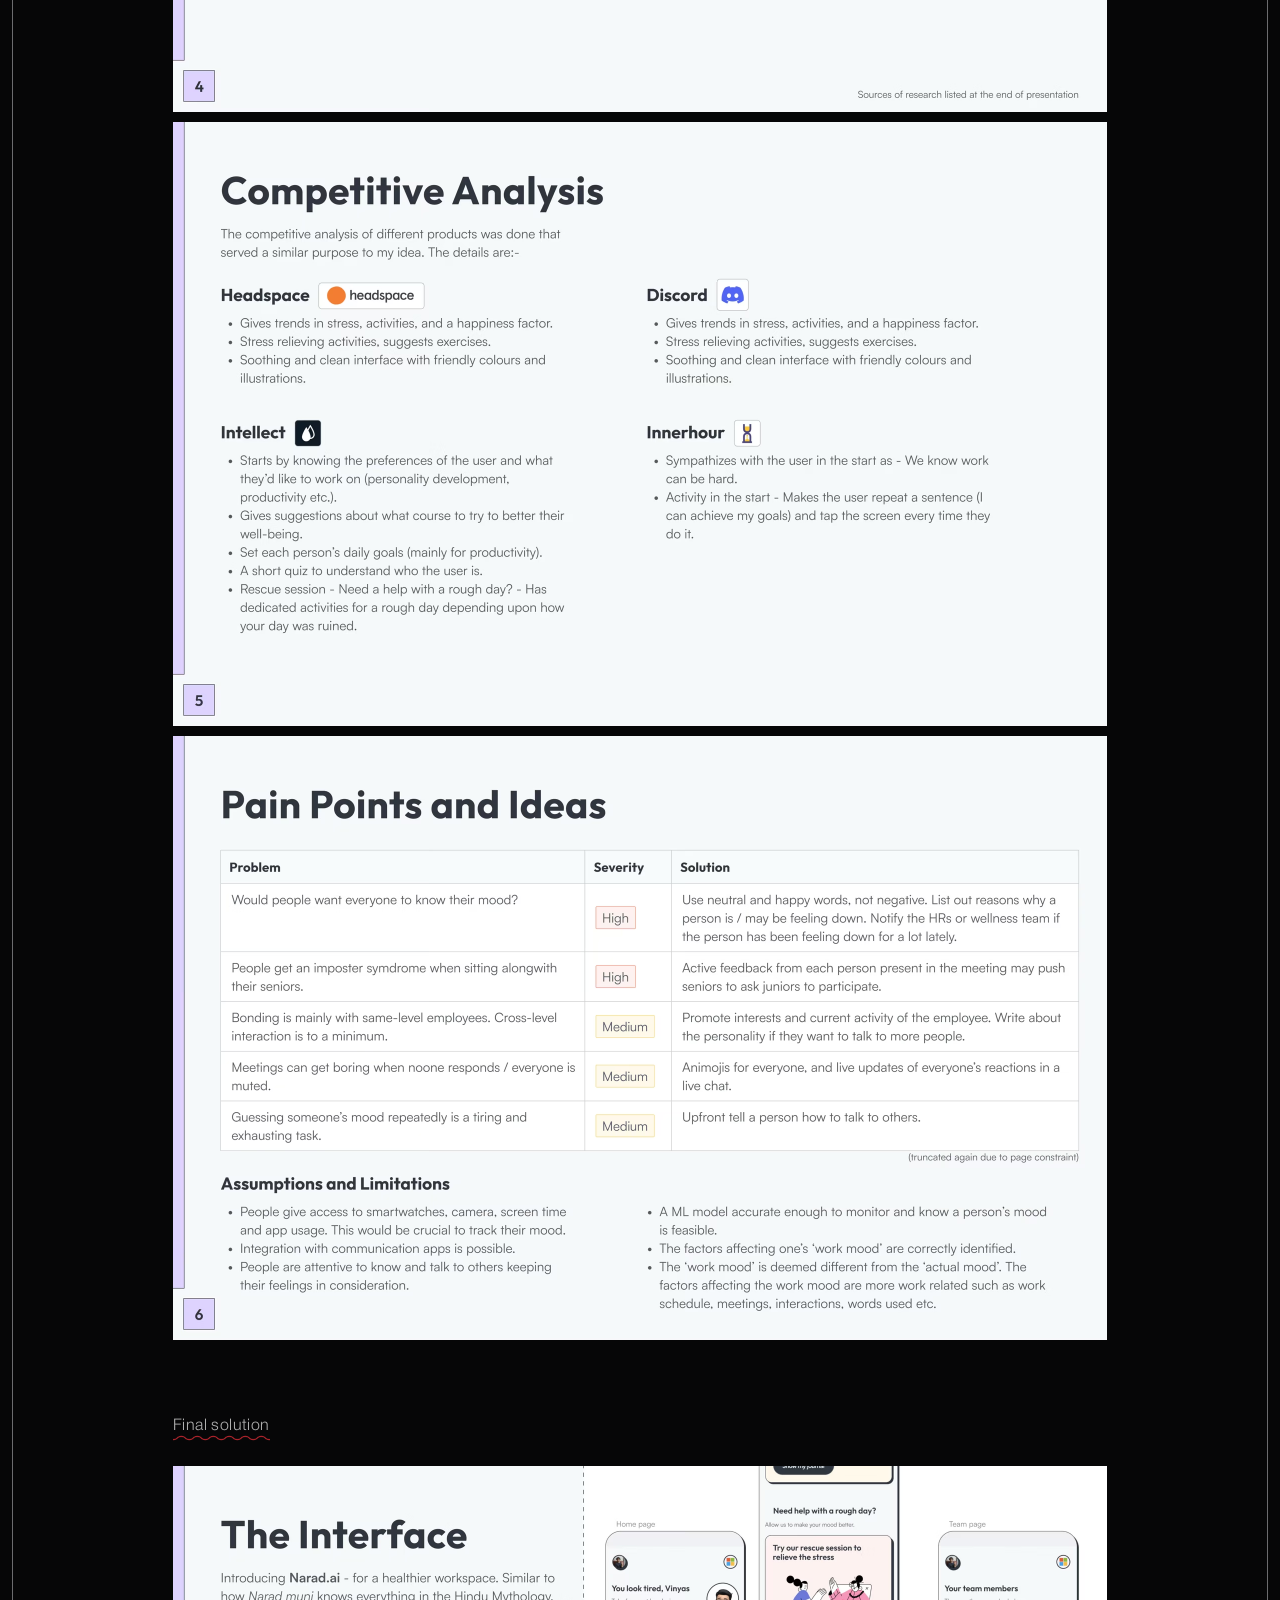
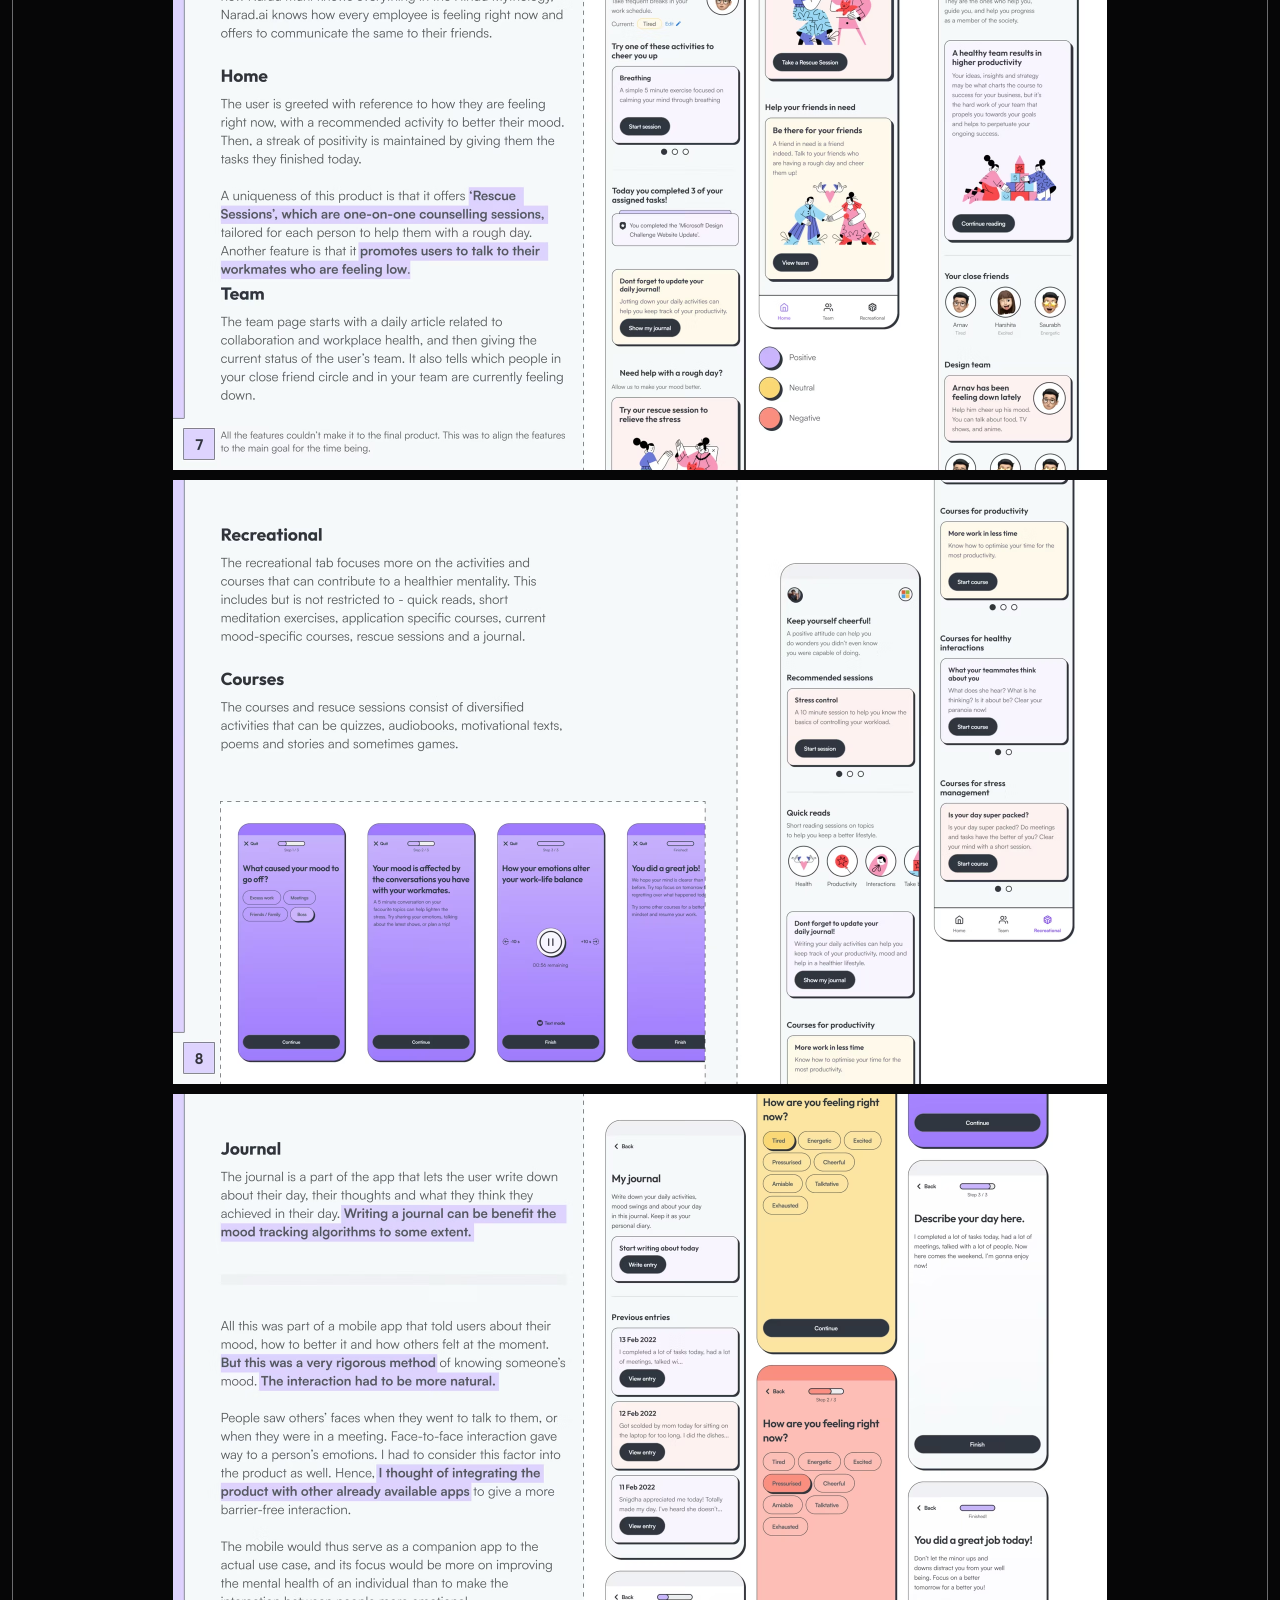
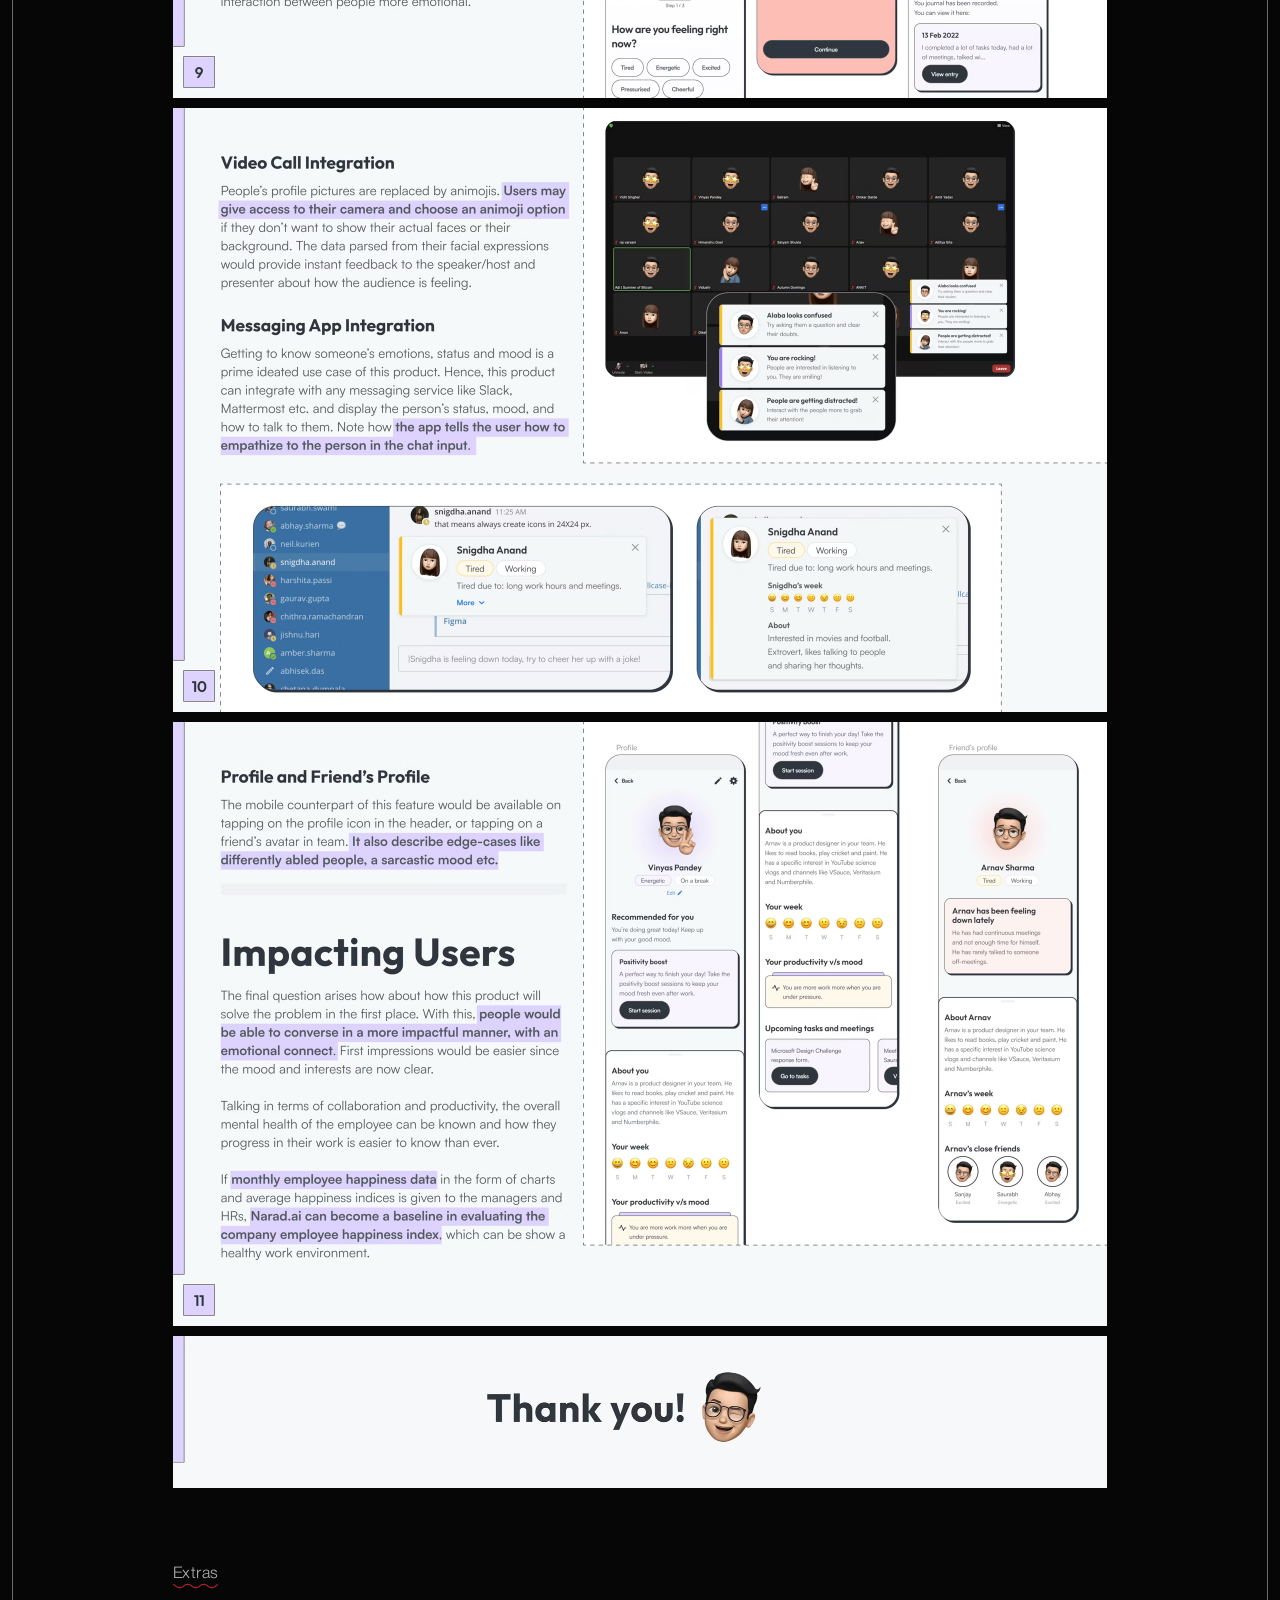
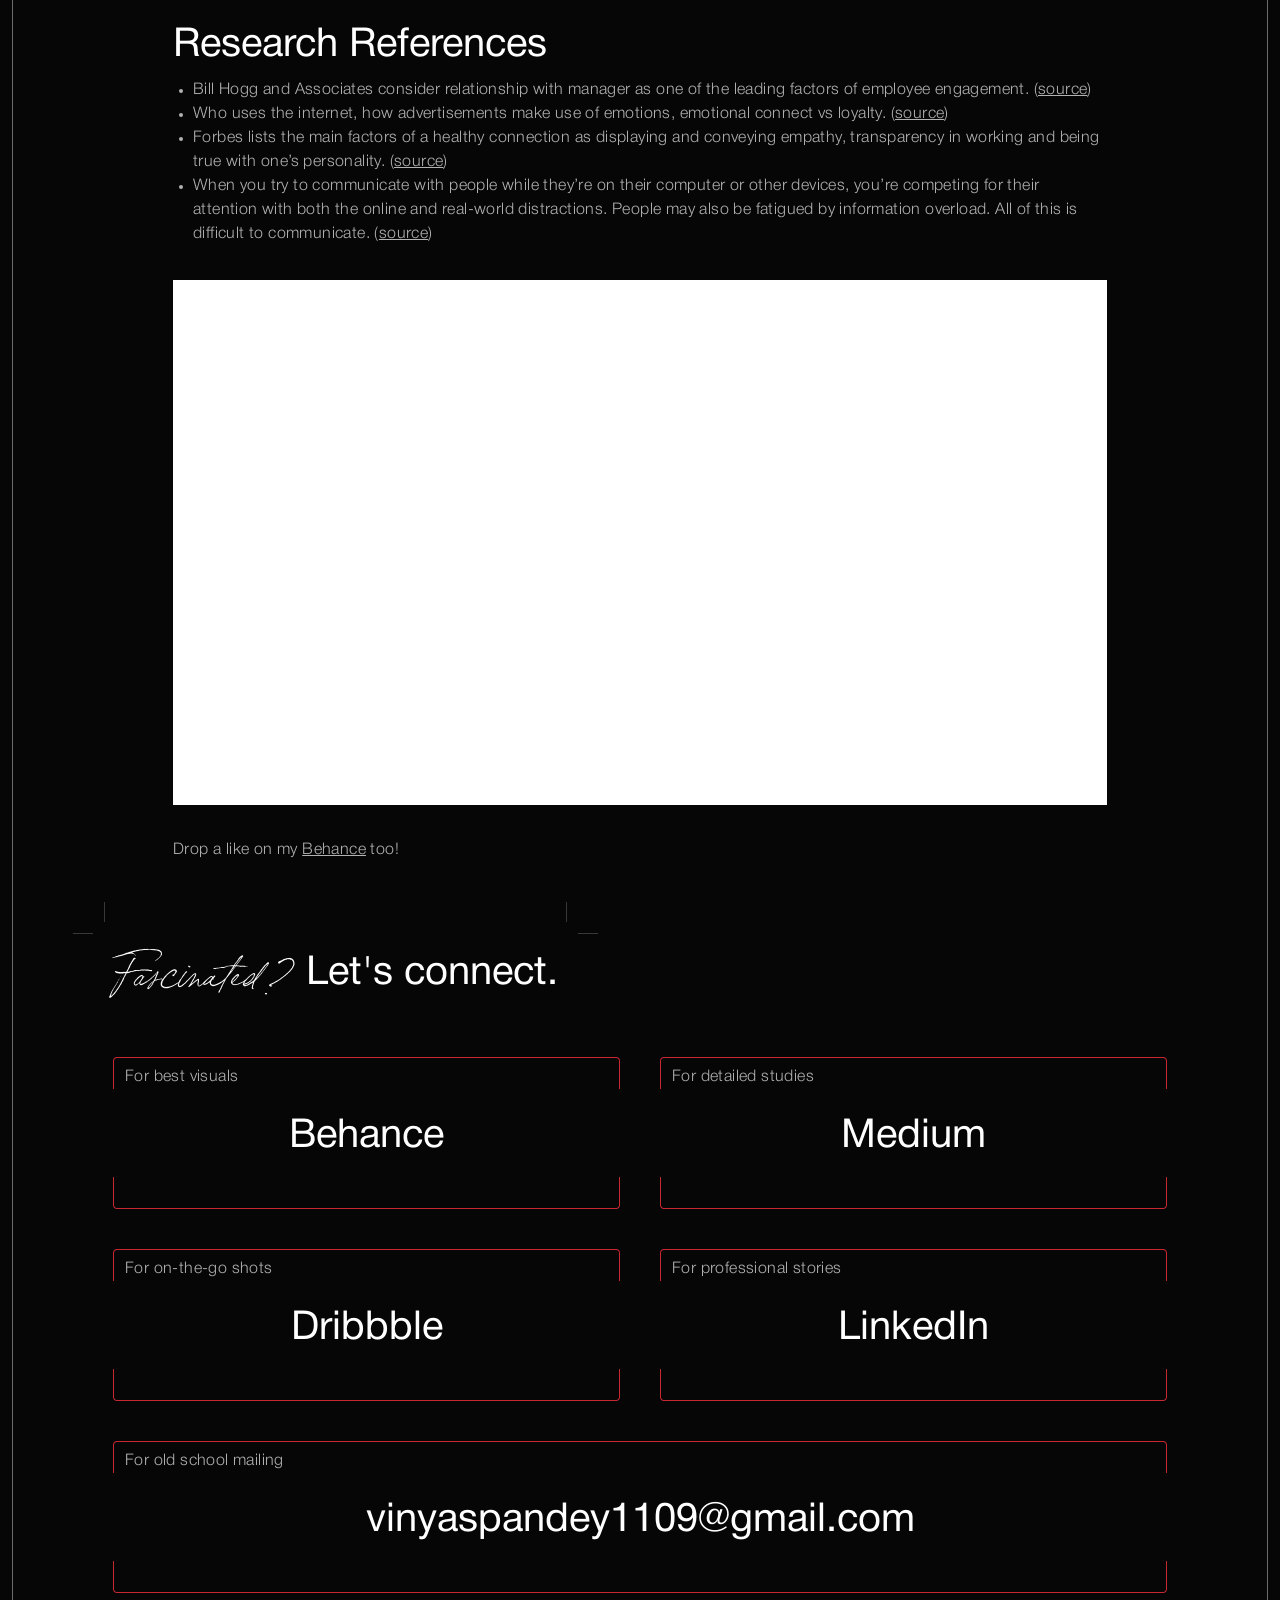
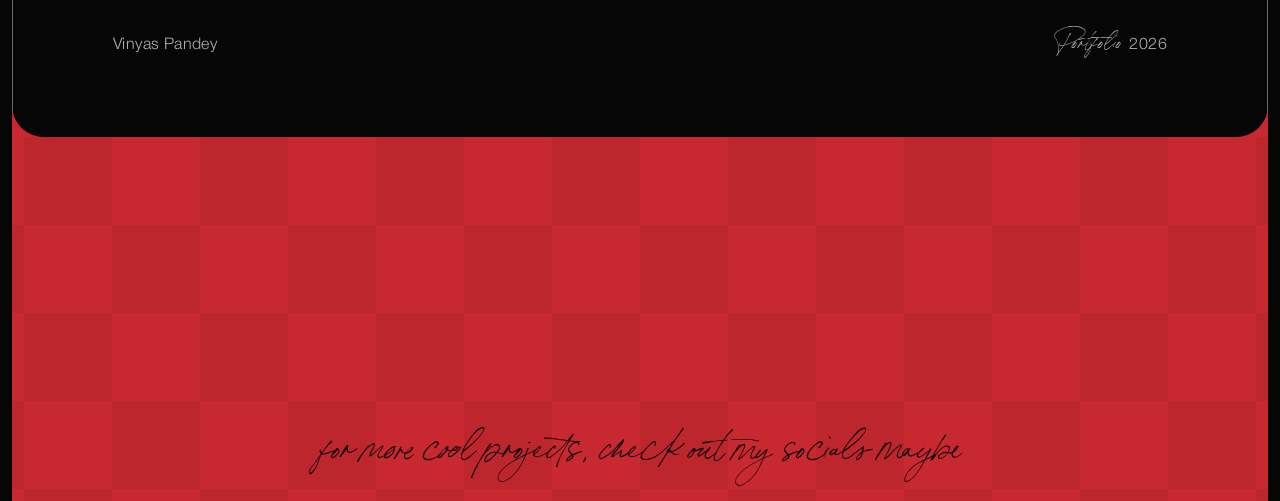
<file: work/msdc-2022/index.html>
<!doctype html>
<html lang="en">
<head>
<meta charset="utf-8">
<meta name="viewport" content="width=device-width, initial-scale=1, viewport-fit=cover">
<!-- Generated by scripts/build.py from content/projects/msdc-2022/index.md. Edit that, not this file. -->
<title>Reigniting the Emotional Quotient in Virtual Communication within the Workplace – Vinyas Pandey</title>
<meta name="description" content="Employees are not able to communicate properly in a virtual setting because of a lack of emotional factors such as tone, gestures, and expressions. Here, I attempt to solve this problem as a part of Microsoft Design Challenge 2022 by incorporating these factors into their communication via various methods.">
<meta property="og:type" content="website">
<meta property="og:site_name" content="Vinyas Pandey">
<meta property="og:title" content="Reigniting the Emotional Quotient in Virtual Communication within the Workplace">
<meta property="og:description" content="Employees are not able to communicate properly in a virtual setting because of a lack of emotional factors such as tone, gestures, and expressions. Here, I attempt to solve this problem as a part of Microsoft Design Challenge 2022 by incorporating these factors into their communication via various methods.">
<meta property="og:url" content="https://vinyas.me/work/msdc-2022/">
<meta property="og:image" content="https://vinyas.me/content/projects/msdc-2022/og.jpg">
<meta property="og:image:width" content="1200">
<meta property="og:image:height" content="676">
<meta property="og:image:alt" content="Reigniting the Emotional Quotient in Virtual Communication within the Workplace">
<meta name="twitter:card" content="summary_large_image">
<meta name="twitter:title" content="Reigniting the Emotional Quotient in Virtual Communication within the Workplace">
<meta name="twitter:description" content="Employees are not able to communicate properly in a virtual setting because of a lack of emotional factors such as tone, gestures, and expressions. Here, I attempt to solve this problem as a part of Microsoft Design Challenge 2022 by incorporating these factors into their communication via various methods.">
<meta name="twitter:image" content="https://vinyas.me/content/projects/msdc-2022/og.jpg">
<link rel="canonical" href="https://vinyas.me/work/msdc-2022/">
<link rel="icon" type="image/png" href="../../assets/img/ui/favicon-1.png">
<script>
  /* Navbar photo: the one last picked (by clicking it) stays on every page, and the favicon matches it.
     Runs before the page shows so it never flashes the first photo. 4 = the number of photos. */
  (function(){
    var root = document.documentElement, icon = document.querySelector('link[rel="icon"]');
    function show(i){ root.setAttribute("data-photo", i); icon.href = icon.href.replace(/favicon-\d+/, "favicon-" + (i + 1)); }
    function saved(){ try { var i = parseInt(localStorage.getItem("navPhoto"), 10); return i >= 0 && i < 4 ? i : 0; } catch (e) { return 0; } }
    window.setNavPhoto = function(i){ show(i); try { localStorage.setItem("navPhoto", i); } catch (e) {} };
    show(saved());
    window.addEventListener("pageshow", function(e){ if (e.persisted) show(saved()); });  // back/forward to a cached page
    window.addEventListener("storage", function(e){ if (e.key === "navPhoto") show(saved()); });  // other open tabs
  })();
</script>
<link rel="apple-touch-icon" href="../../assets/img/ui/webclip.png">
<link rel="preload" href="../../assets/fonts/bon-vivant.woff2" as="font" type="font/woff2" crossorigin>
<link rel="preload" href="../../assets/fonts/helvetica-neue-roman.woff2" as="font" type="font/woff2" crossorigin>
<link rel="stylesheet" href="../../assets/css/site.css">
</head>
<body>

<!-- Fixed red frame -->
<div class="rounded-border-top"></div><div class="rounded-border-left"></div><div class="rounded-border-right"></div><div class="rounded-border-bottom"></div>
<div class="rounded-corner rc-tl"></div><div class="rounded-corner rc-tr"></div><div class="rounded-corner rc-bl"></div><div class="rounded-corner rc-br"></div>

<!-- Navbar: the links come from "nav" in content/site.json -->
<header class="navbar-container" id="navbarContainer">
  <nav class="navbar" aria-label="Main">
    <div class="navbar-profile-image">
      <button class="navbar-profile-images-container" id="profileStack" type="button" aria-label="Show another photo of Vinyas">
        <img class="profile-image pi-2" data-order="3" src="../../assets/img/profile/photo-4.avif" width="96" height="96" alt="">
        <img class="profile-image pi-3" data-order="2" src="../../assets/img/profile/photo-3.avif" width="96" height="96" alt="">
        <img class="profile-image pi-4" data-order="1" src="../../assets/img/profile/photo-2.avif" width="96" height="96" alt="">
        <img class="profile-image pi-1" data-order="0" src="../../assets/img/profile/photo-1.avif" width="96" height="96" alt="">
      </button>
    </div>
    <div class="navbar-controls">
      <a href="../../" class="navbar-control-link">HOME</a>
      <a href="../../about/" class="navbar-control-link">ABOUT</a>
      <a href="https://drive.google.com/drive/folders/16NA4Vg2wVpLMmNvJw1I25iqJxJHvULP1?usp=sharing" target="_blank" rel="noopener" class="navbar-control-link">RESUME</a>
      <div class="navbar-glow-container" aria-hidden="true">
        <div class="navbar-glow-divs" id="navGlow"><div class="navbar-glow glow-1"></div><div class="navbar-glow glow-2"></div></div>
      </div>
    </div>
  </nav>
</header>

<main class="page-container project-page" id="top">
  <div class="project-hero-container">
    <div class="project-hero-text"><h1 class="project-heading">Reigniting the Emotional Quotient in Virtual Communication within the Workplace</h1><p class="project-hero-description">Employees are not able to communicate properly in a virtual setting because of a lack of emotional factors such as tone, gestures, and expressions. Here, I attempt to solve this problem as a part of Microsoft Design Challenge 2022 by incorporating these factors into their communication via various methods.</p></div>
    <div class="project-hero-image-container"><img class="project-hero-image" src="../../content/projects/msdc-2022/hero.avif" width="1560" height="879" alt="" fetchpriority="high"></div>
  </div>
  <div class="project-content-container"><div class="project-meta-flex">
    <div class="project-meta-individual"><p>Client:</p><p>MS Design Challenge 2022</p></div>
    <div class="project-meta-individual"><p>Timeline:</p><p>January - February 2022</p></div>
    <div class="project-meta-individual"><p>Team:</p><p>1 designer</p></div>
  </div></div>
  <div class="project-content-container">
    <p class="wavy-underline section-label">Overview</p><p>&nbsp;</p>
    <h1 class="project-goal">The goal</h1><p>Enhance virtual communication within coworkers to include their emotions, feelings, tone of voice, and mood, in an attempt to bridge the gap of these factors in an online setting. The end goal with this is to improve their mental well-being.</p>
  </div>
  <div class="project-content-container">
    <p class="wavy-underline section-label">Process</p><p>&nbsp;</p>
    <div class="rich-text"><figure class="figure-image align-full" style="max-width:3456px"><div><img src="../../content/projects/msdc-2022/ppt-1.avif" width="1868" height="1208" loading="lazy" decoding="async" alt=""></div></figure><figure class="figure-image align-full" style="max-width:3456px"><div><img src="../../content/projects/msdc-2022/ppt-2.avif" width="1868" height="1208" loading="lazy" decoding="async" alt=""></div></figure><figure class="figure-image align-full" style="max-width:3456px"><div><img src="../../content/projects/msdc-2022/ppt-3.avif" width="1868" height="1208" loading="lazy" decoding="async" alt=""></div></figure><figure class="figure-image align-full" style="max-width:3456px"><div><img src="../../content/projects/msdc-2022/ppt-4.avif" width="1868" height="1208" loading="lazy" decoding="async" alt=""></div></figure><figure class="figure-image align-full" style="max-width:3456px"><div><img src="../../content/projects/msdc-2022/ppt-5.avif" width="1868" height="1208" loading="lazy" decoding="async" alt=""></div></figure></div>
  </div>
  <div class="project-content-container">
    <p class="wavy-underline section-label">Final solution</p><p>&nbsp;</p>
    <div class="rich-text"><figure class="figure-image align-full" style="max-width:3456px"><div><img src="../../content/projects/msdc-2022/ppt-6.avif" width="1868" height="1208" loading="lazy" decoding="async" alt=""></div></figure><figure class="figure-image align-full" style="max-width:3456px"><div><img src="../../content/projects/msdc-2022/ppt-7.avif" width="1868" height="1208" loading="lazy" decoding="async" alt=""></div></figure><figure class="figure-image align-full" style="max-width:3456px"><div><img src="../../content/projects/msdc-2022/ppt-8.avif" width="1868" height="1208" loading="lazy" decoding="async" alt=""></div></figure><figure class="figure-image align-full" style="max-width:3456px"><div><img src="../../content/projects/msdc-2022/ppt-9.avif" width="1868" height="1208" loading="lazy" decoding="async" alt=""></div></figure><figure class="figure-image align-full" style="max-width:3456px"><div><img src="../../content/projects/msdc-2022/ppt-10.avif" width="1868" height="1208" loading="lazy" decoding="async" alt=""></div></figure><figure class="figure-image align-full" style="max-width:3456px"><div><img src="../../content/projects/msdc-2022/ppt-12.avif" width="1868" height="303" loading="lazy" decoding="async" alt=""></div></figure></div>
  </div>
  <div class="project-content-container">
    <p class="wavy-underline section-label">Extras</p><p>&nbsp;</p>
    <div class="rich-text"><h1>Research References</h1><ul><li>Bill Hogg and Associates consider relationship with manager as one of the leading factors of employee engagement. (<a href="https://www.billhogg.ca/8-emotional-drivers-of-employee-engagement/">source</a>)</li><li>Who uses the internet, how advertisements make use of emotions, emotional connect vs loyalty. (<a href="https://hbr.org/2015/11/the-new-science-of-customer-emotions">source</a>)</li><li>Forbes lists the main factors of a healthy connection as displaying and conveying empathy, transparency in working and being true with one’s personality. (<a href="https://www.forbes.com/sites/deniselyohn/2020/04/07/how-to-make-an-emotional-connection-virtually/?sh=268815206f05">source</a>)</li><li>When you try to communicate with people while they’re on their computer or other devices, you’re competing for their attention with both the online and real-world distractions. People may also be fatigued by&nbsp;information overload. All of this is difficult to communicate. (<a href="https://www.govloop.com/community/blog/7-barriers-digital-communication/">source</a>)</li></ul><p>&nbsp;</p><figure class="figure-video align-full" style="padding-bottom:56.206088992974244%"><div><iframe loading="lazy" src="https://www.youtube.com/embed/vviVXwfpdcI" title="Narad.ai Product Explainer" allowfullscreen></iframe></div></figure><p>&nbsp;</p><p>Drop a like on my <a href="https://www.behance.net/gallery/154673559/Microsoft-Design-Challenge-2022">Behance</a> too!</p></div>
  </div>

  <!-- Footer: the links come from "links" in content/site.json -->
  <footer class="footer-container">
    <div class="footer-header-text">
      <h1 class="footer-heading"><span class="bon-vivant-style">Fascinated ?</span> &nbsp;Let's connect.</h1>
      <span class="crop-mark crop-mark-top-right"></span><span class="crop-mark crop-mark-top-left"></span>
    </div>
    <div class="footer-actions-row"><a class="footer-action" href="https://www.behance.net/vinyaspandey" target="_blank" rel="noopener"><div class="footer-action-bracket" aria-hidden="true"><span class="bracket-edge"></span><span class="footer-edge-base"></span><span class="bracket-edge right"></span></div><div class="footer-action-title-container"><h1 class="footer-action-title">Behance</h1><div class="footer-action-underline-container"><div class="footer-action-underline"></div></div></div><div class="footer-action-bracket bottom" aria-hidden="true"><span class="bracket-edge bottom"></span><span class="footer-edge-base bottom"></span><span class="bracket-edge right bottom"></span></div><p class="footer-action-subtitle">For best visuals</p></a><a class="footer-action" href="https://medium.com/@vinyaspandey" target="_blank" rel="noopener"><div class="footer-action-bracket" aria-hidden="true"><span class="bracket-edge"></span><span class="footer-edge-base"></span><span class="bracket-edge right"></span></div><div class="footer-action-title-container"><h1 class="footer-action-title">Medium</h1><div class="footer-action-underline-container"><div class="footer-action-underline"></div></div></div><div class="footer-action-bracket bottom" aria-hidden="true"><span class="bracket-edge bottom"></span><span class="footer-edge-base bottom"></span><span class="bracket-edge right bottom"></span></div><p class="footer-action-subtitle">For detailed studies</p></a></div>
    <div class="footer-actions-row"><a class="footer-action" href="https://dribbble.com/bittu911" target="_blank" rel="noopener"><div class="footer-action-bracket" aria-hidden="true"><span class="bracket-edge"></span><span class="footer-edge-base"></span><span class="bracket-edge right"></span></div><div class="footer-action-title-container"><h1 class="footer-action-title">Dribbble</h1><div class="footer-action-underline-container"><div class="footer-action-underline"></div></div></div><div class="footer-action-bracket bottom" aria-hidden="true"><span class="bracket-edge bottom"></span><span class="footer-edge-base bottom"></span><span class="bracket-edge right bottom"></span></div><p class="footer-action-subtitle">For on-the-go shots</p></a><a class="footer-action" href="https://www.linkedin.com/in/vinyaspandey1109/" target="_blank" rel="noopener"><div class="footer-action-bracket" aria-hidden="true"><span class="bracket-edge"></span><span class="footer-edge-base"></span><span class="bracket-edge right"></span></div><div class="footer-action-title-container"><h1 class="footer-action-title">LinkedIn</h1><div class="footer-action-underline-container"><div class="footer-action-underline"></div></div></div><div class="footer-action-bracket bottom" aria-hidden="true"><span class="bracket-edge bottom"></span><span class="footer-edge-base bottom"></span><span class="bracket-edge right bottom"></span></div><p class="footer-action-subtitle">For professional stories</p></a></div>
    <div class="footer-actions-row mailing"><a class="footer-action" href="mailto:vinyaspandey1109@gmail.com?subject=%F0%9F%91%8B%F0%9F%8F%BB%20Hey%20there!%20Let&#x27;s%20get%20on%20a%20call%3F"><div class="footer-action-bracket" aria-hidden="true"><span class="bracket-edge"></span><span class="footer-edge-base"></span><span class="bracket-edge right"></span></div><div class="footer-action-title-container"><h1 class="footer-action-title">vinyaspandey1109@gmail.com</h1><div class="footer-action-underline-container"><div class="footer-action-underline"></div></div></div><div class="footer-action-bracket bottom" aria-hidden="true"><span class="bracket-edge bottom"></span><span class="footer-edge-base bottom"></span><span class="bracket-edge right bottom"></span></div><p class="footer-action-subtitle">For old school mailing</p></a></div>
    <div class="last-signature-container">
      <p>Vinyas Pandey</p>
      <div class="footer-signature-right"><p class="paragraph-bon-vivant-style">Portfolio</p><p>2026</p></div>
    </div>
  </footer>
</main>

<div class="secret-footer-container" aria-hidden="true">
  <div class="sf-corner sf-top-right"></div><div class="sf-corner sf-top-left"></div>
  <h2 class="bon-vivant-style sf-easter-egg-text">for more cool projects, check out my socials maybe</h2>
</div>

<script src="../../assets/js/about.js"></script>
</body>
</html>
</file>
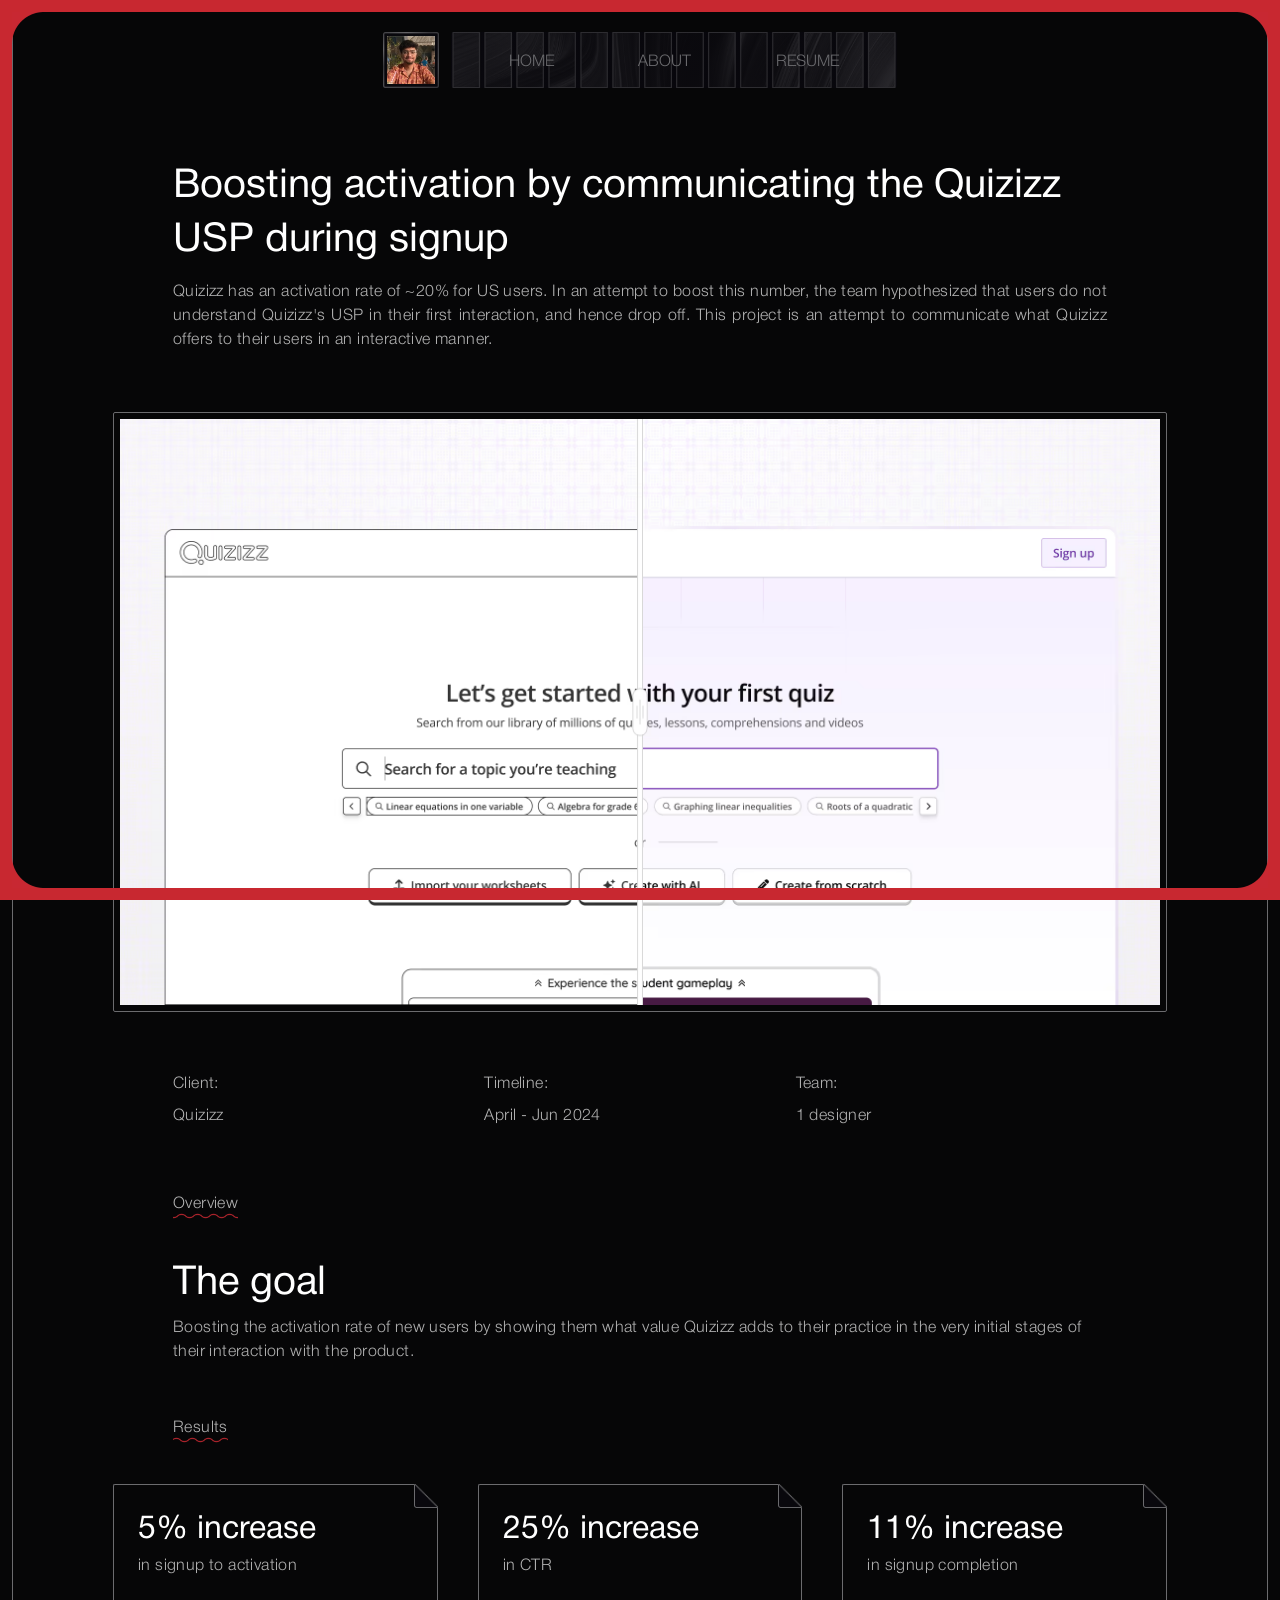
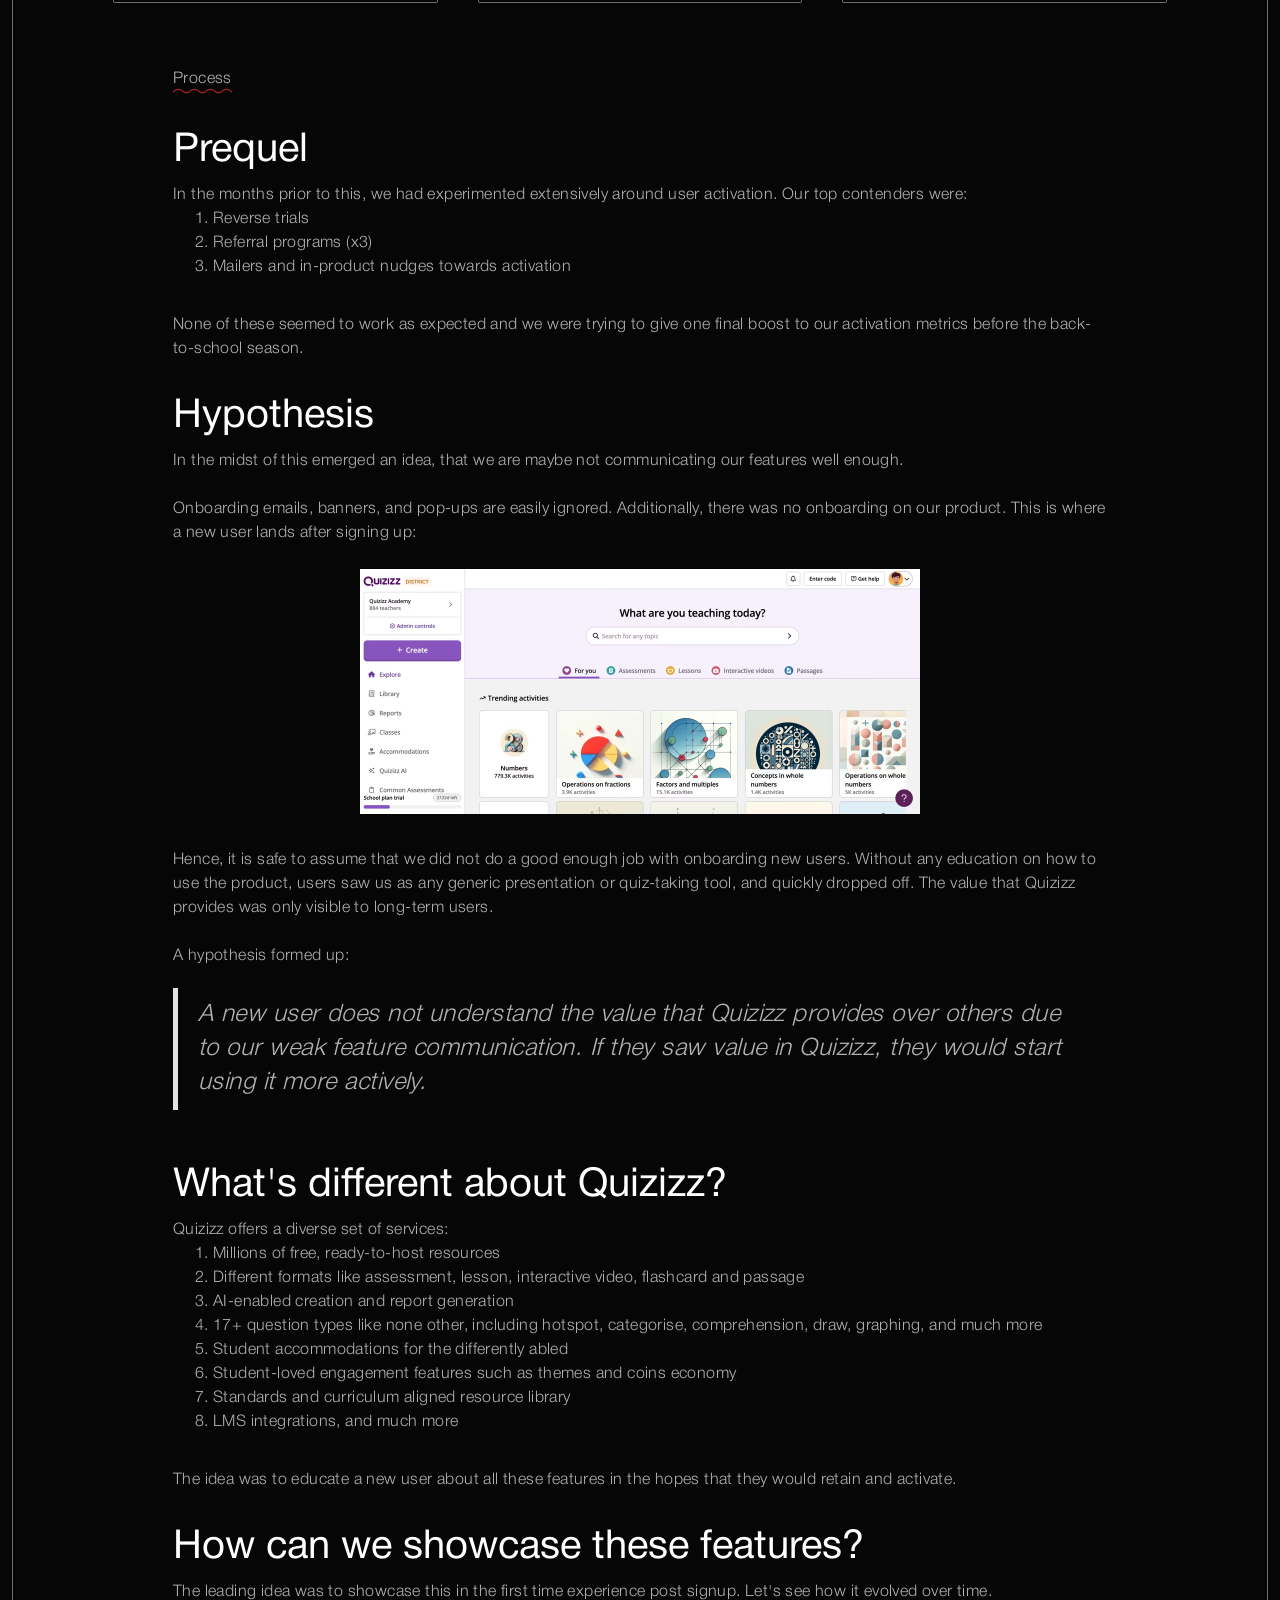
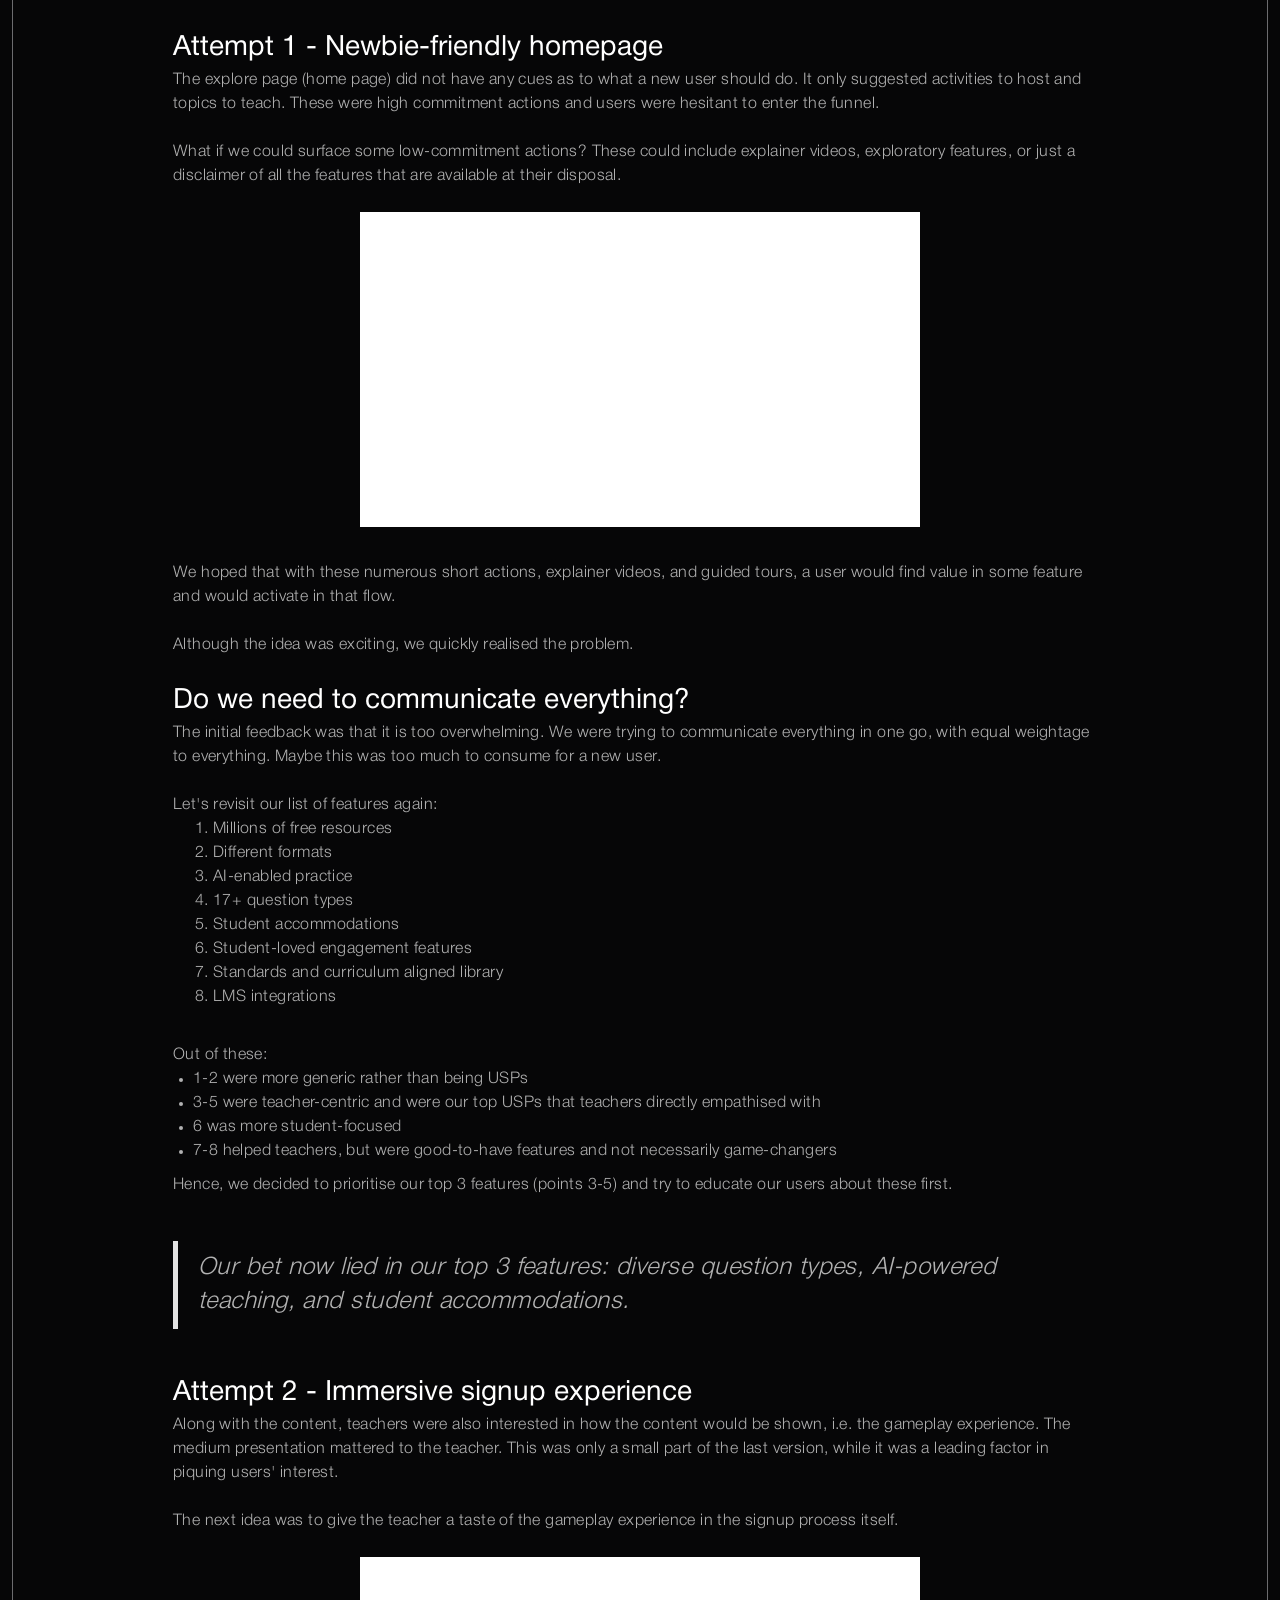
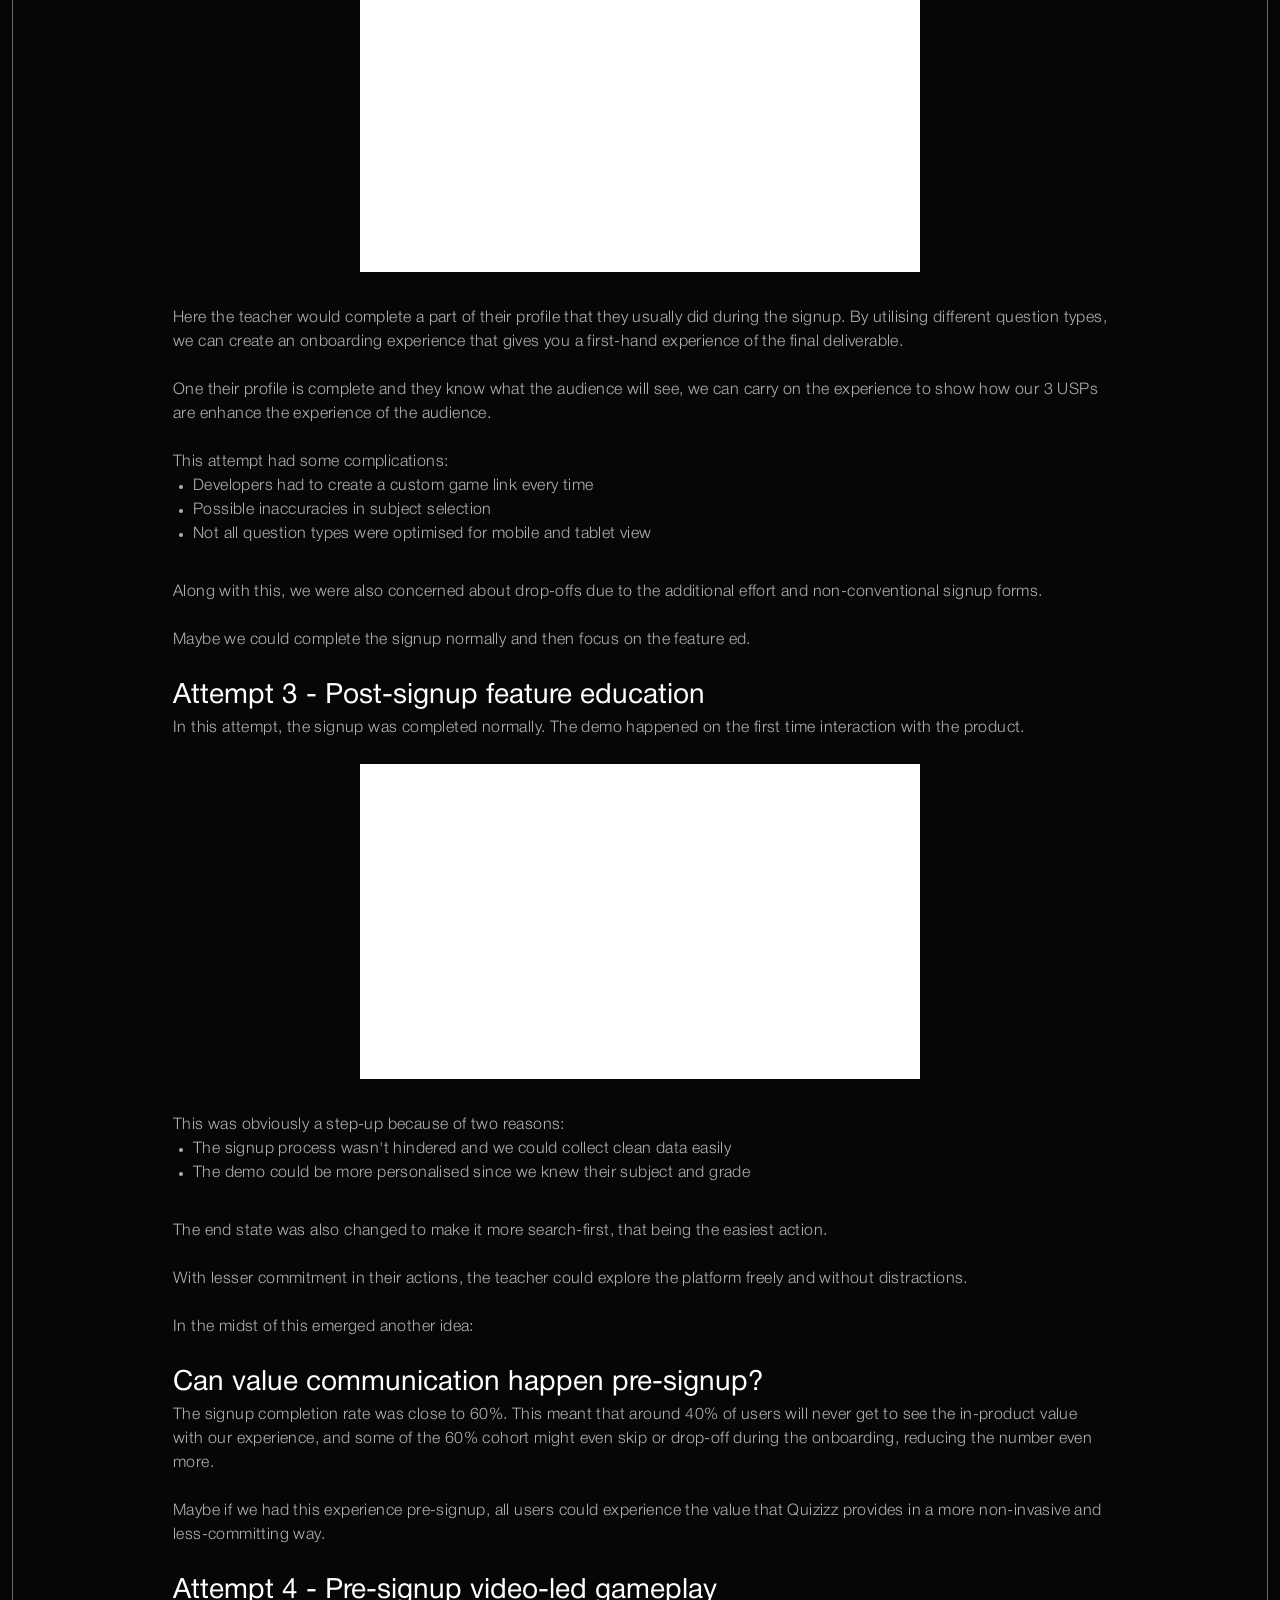
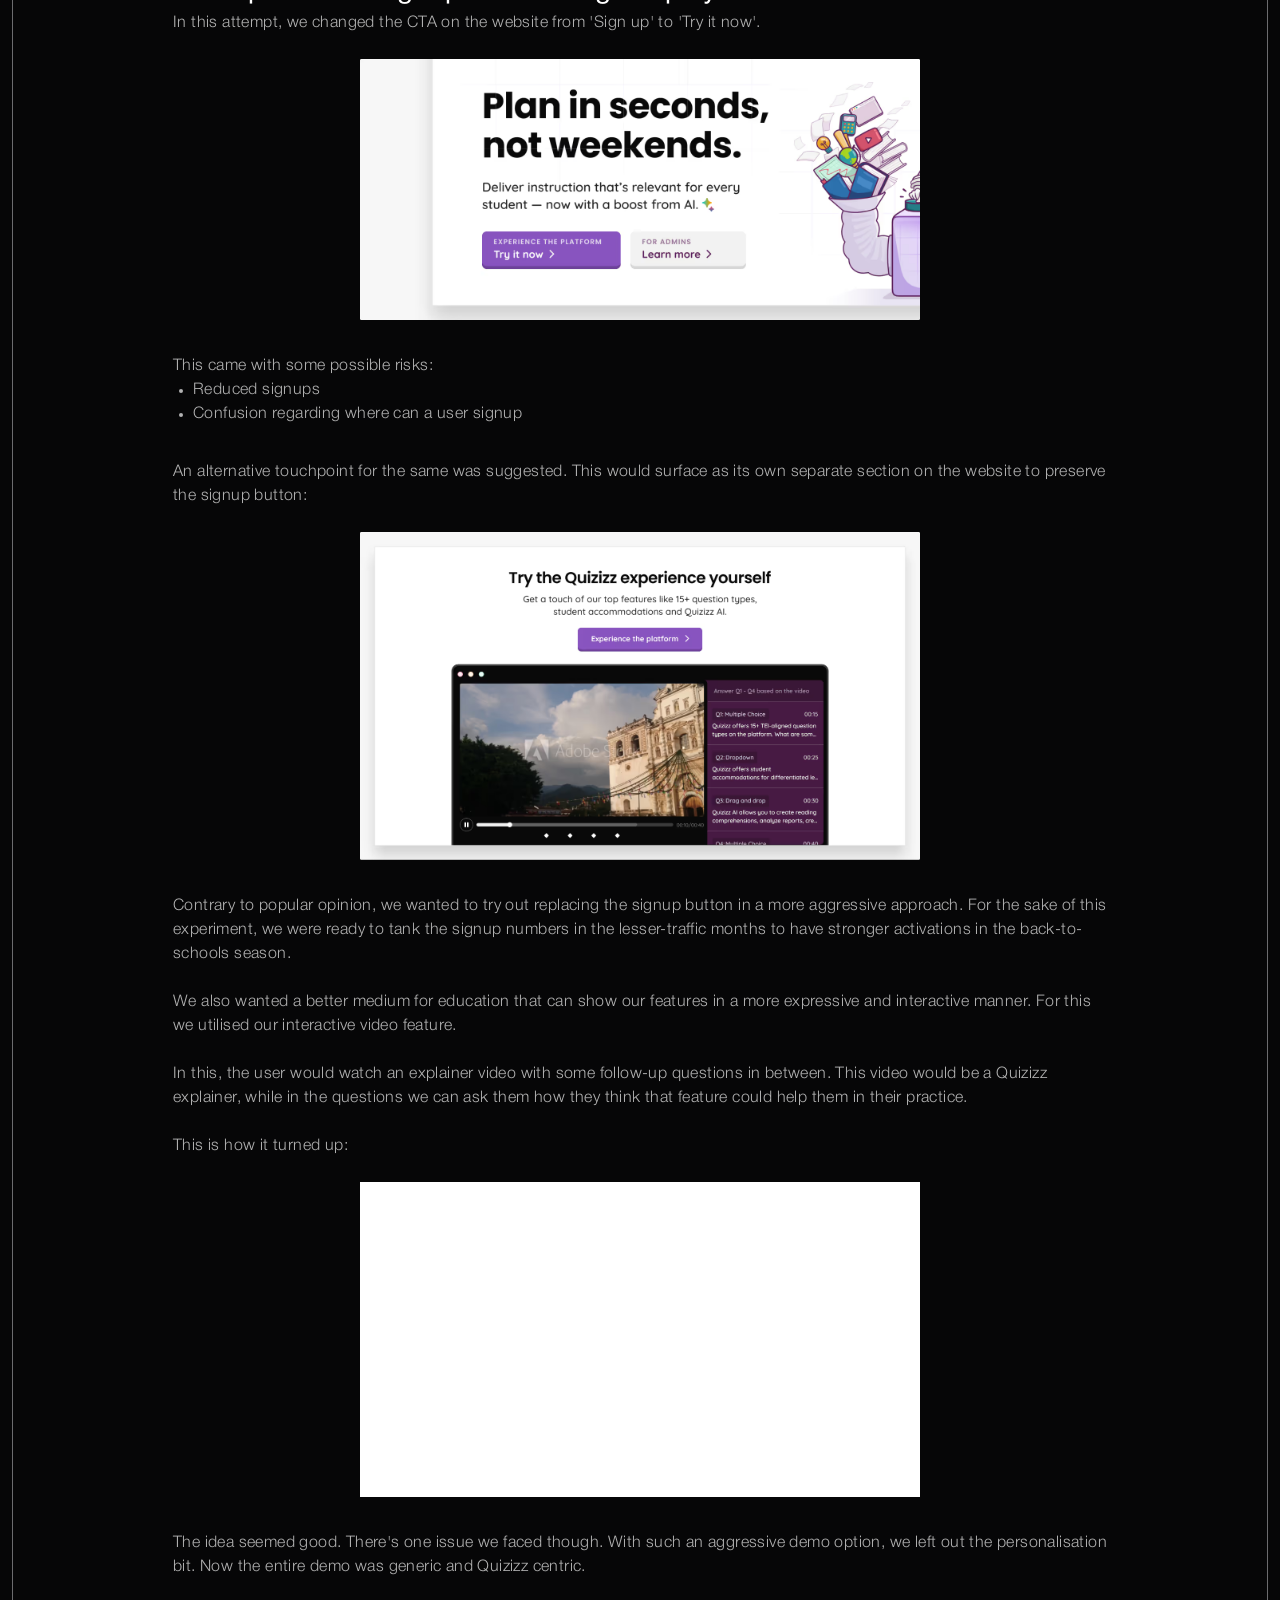
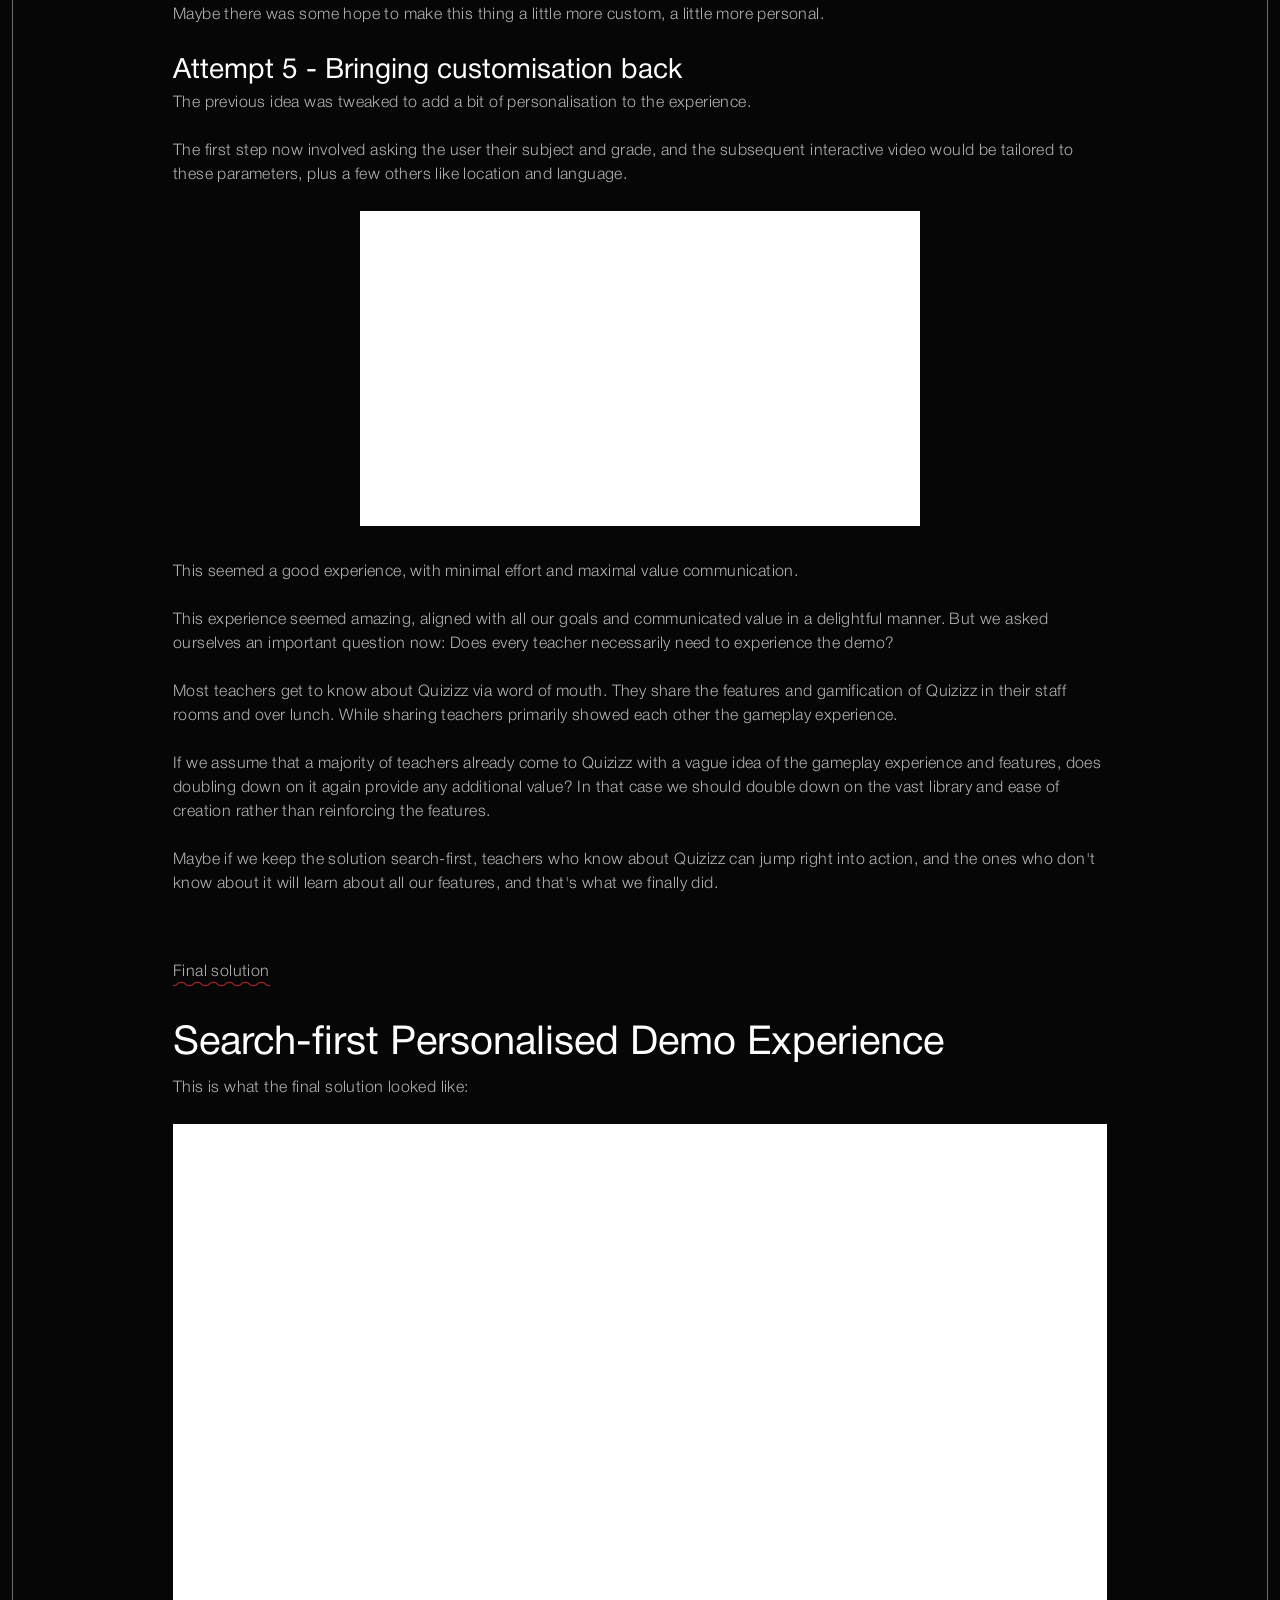
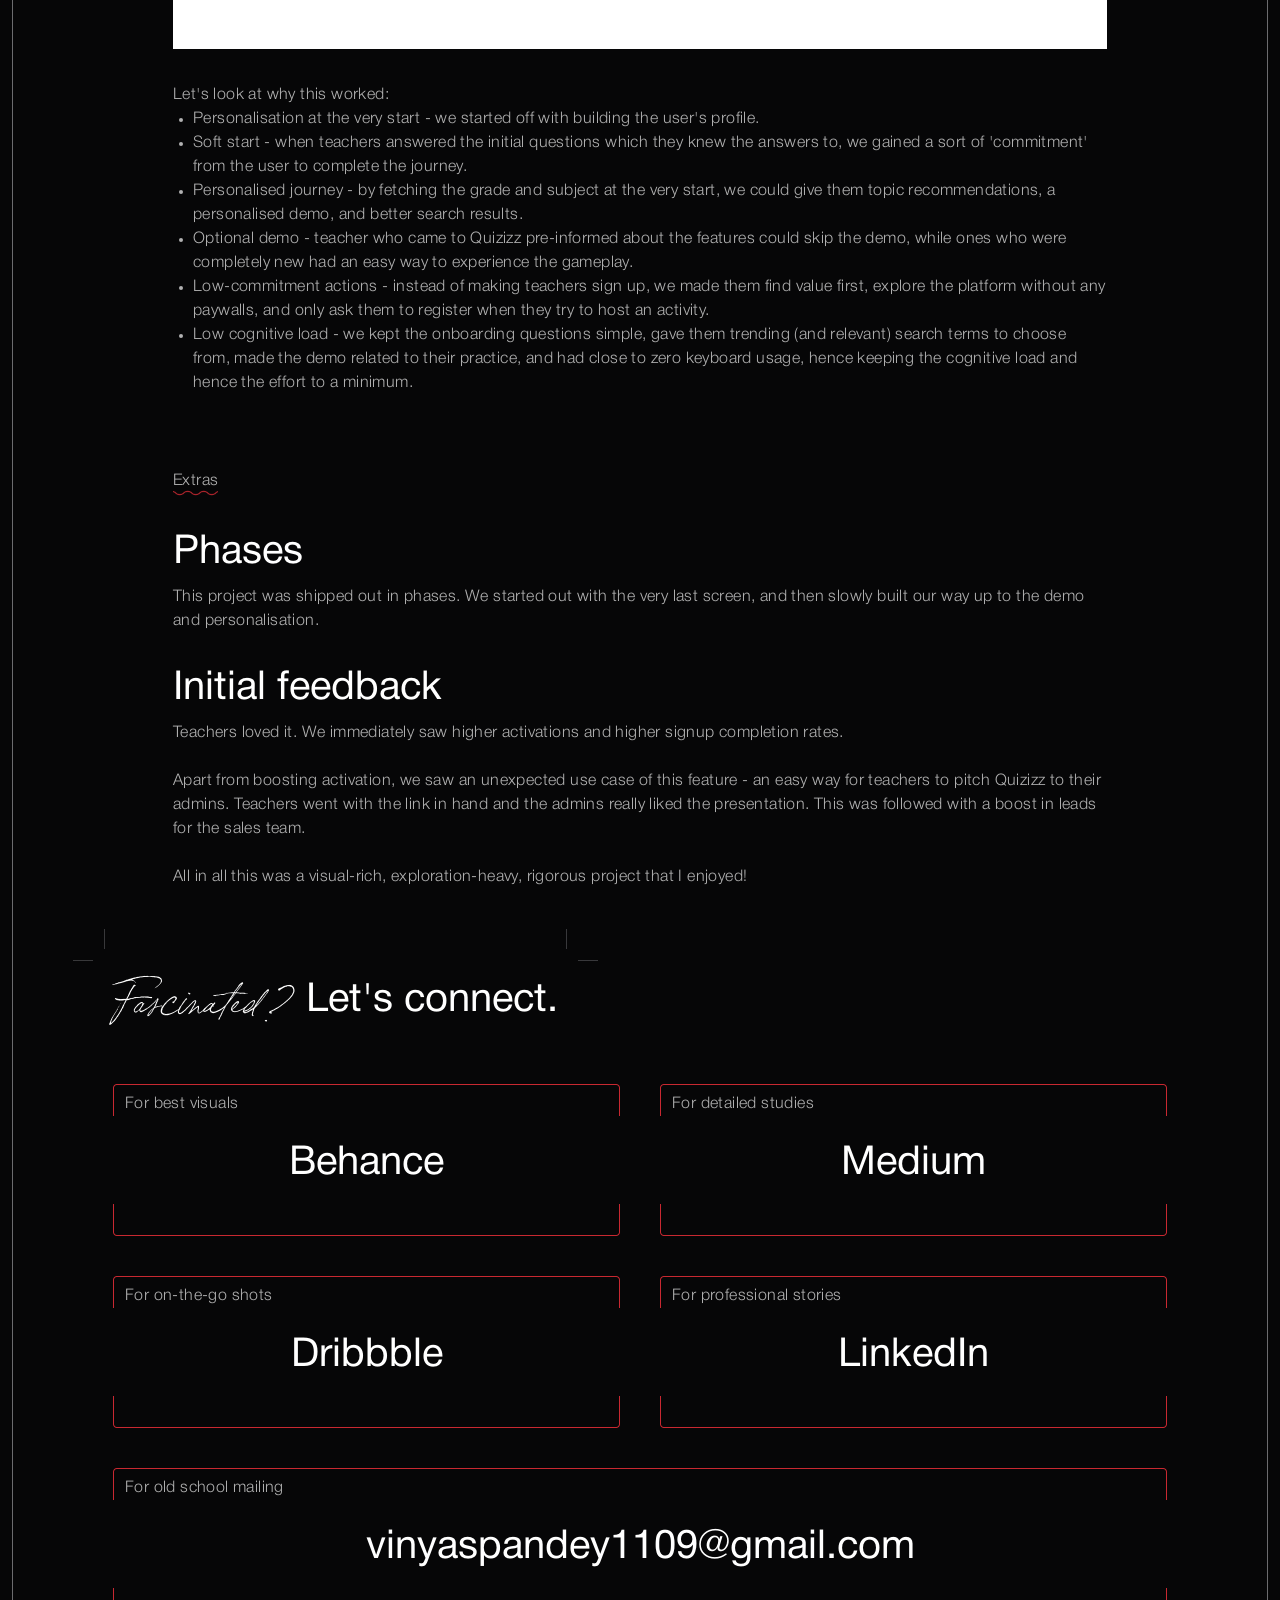
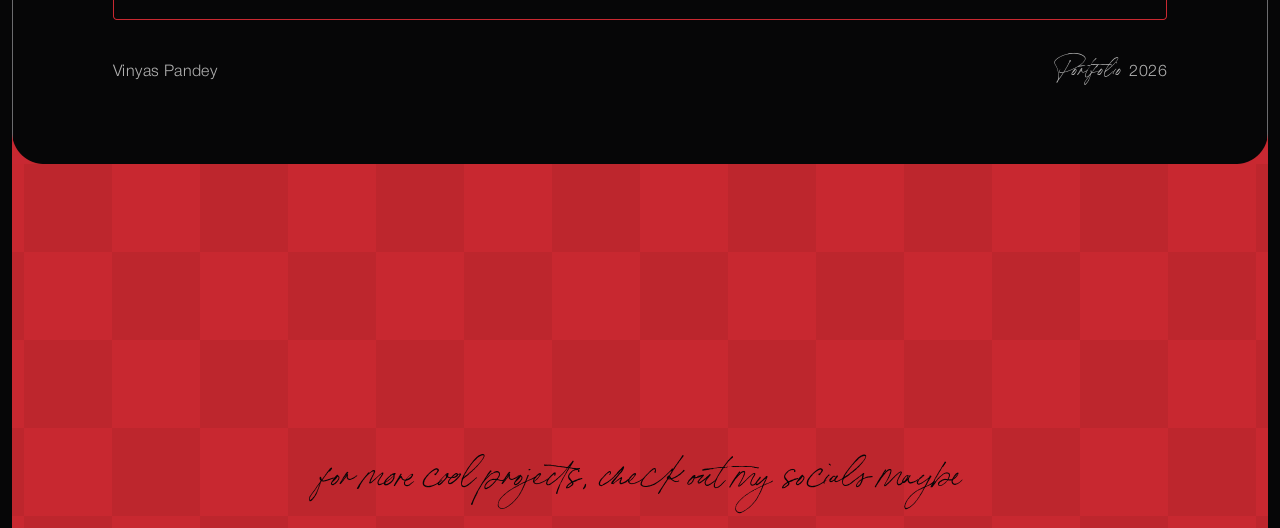
<file: work/quizizz-demo-experience/index.html>
<!doctype html>
<html lang="en">
<head>
<meta charset="utf-8">
<meta name="viewport" content="width=device-width, initial-scale=1, viewport-fit=cover">
<!-- Generated by scripts/build.py from content/projects/quizizz-demo-experience/index.md. Edit that, not this file. -->
<title>Boosting activation by communicating the Quizizz USP during signup – Vinyas Pandey</title>
<meta name="description" content="Quizizz has an activation rate of ~20% for US users. In an attempt to boost this number, the team hypothesized that users do not understand Quizizz&#x27;s USP in their first interaction, and hence drop off. This project is an attempt to communicate what Quizizz offers to their users in an interactive manner.">
<meta property="og:type" content="website">
<meta property="og:site_name" content="Vinyas Pandey">
<meta property="og:title" content="Boosting activation by communicating the Quizizz USP during signup">
<meta property="og:description" content="Quizizz has an activation rate of ~20% for US users. In an attempt to boost this number, the team hypothesized that users do not understand Quizizz&#x27;s USP in their first interaction, and hence drop off. This project is an attempt to communicate what Quizizz offers to their users in an interactive manner.">
<meta property="og:url" content="https://vinyas.me/work/quizizz-demo-experience/">
<meta property="og:image" content="https://vinyas.me/content/projects/quizizz-demo-experience/og.jpg">
<meta property="og:image:width" content="1200">
<meta property="og:image:height" content="675">
<meta property="og:image:alt" content="Boosting activation by communicating the Quizizz USP during signup">
<meta name="twitter:card" content="summary_large_image">
<meta name="twitter:title" content="Boosting activation by communicating the Quizizz USP during signup">
<meta name="twitter:description" content="Quizizz has an activation rate of ~20% for US users. In an attempt to boost this number, the team hypothesized that users do not understand Quizizz&#x27;s USP in their first interaction, and hence drop off. This project is an attempt to communicate what Quizizz offers to their users in an interactive manner.">
<meta name="twitter:image" content="https://vinyas.me/content/projects/quizizz-demo-experience/og.jpg">
<link rel="canonical" href="https://vinyas.me/work/quizizz-demo-experience/">
<link rel="icon" type="image/png" href="../../assets/img/ui/favicon-1.png">
<script>
  /* Navbar photo: the one last picked (by clicking it) stays on every page, and the favicon matches it.
     Runs before the page shows so it never flashes the first photo. 4 = the number of photos. */
  (function(){
    var root = document.documentElement, icon = document.querySelector('link[rel="icon"]');
    function show(i){ root.setAttribute("data-photo", i); icon.href = icon.href.replace(/favicon-\d+/, "favicon-" + (i + 1)); }
    function saved(){ try { var i = parseInt(localStorage.getItem("navPhoto"), 10); return i >= 0 && i < 4 ? i : 0; } catch (e) { return 0; } }
    window.setNavPhoto = function(i){ show(i); try { localStorage.setItem("navPhoto", i); } catch (e) {} };
    show(saved());
    window.addEventListener("pageshow", function(e){ if (e.persisted) show(saved()); });  // back/forward to a cached page
    window.addEventListener("storage", function(e){ if (e.key === "navPhoto") show(saved()); });  // other open tabs
  })();
</script>
<link rel="apple-touch-icon" href="../../assets/img/ui/webclip.png">
<link rel="preload" href="../../assets/fonts/bon-vivant.woff2" as="font" type="font/woff2" crossorigin>
<link rel="preload" href="../../assets/fonts/helvetica-neue-roman.woff2" as="font" type="font/woff2" crossorigin>
<link rel="stylesheet" href="../../assets/css/site.css">
</head>
<body>

<!-- Fixed red frame -->
<div class="rounded-border-top"></div><div class="rounded-border-left"></div><div class="rounded-border-right"></div><div class="rounded-border-bottom"></div>
<div class="rounded-corner rc-tl"></div><div class="rounded-corner rc-tr"></div><div class="rounded-corner rc-bl"></div><div class="rounded-corner rc-br"></div>

<!-- Navbar: the links come from "nav" in content/site.json -->
<header class="navbar-container" id="navbarContainer">
  <nav class="navbar" aria-label="Main">
    <div class="navbar-profile-image">
      <button class="navbar-profile-images-container" id="profileStack" type="button" aria-label="Show another photo of Vinyas">
        <img class="profile-image pi-2" data-order="3" src="../../assets/img/profile/photo-4.avif" width="96" height="96" alt="">
        <img class="profile-image pi-3" data-order="2" src="../../assets/img/profile/photo-3.avif" width="96" height="96" alt="">
        <img class="profile-image pi-4" data-order="1" src="../../assets/img/profile/photo-2.avif" width="96" height="96" alt="">
        <img class="profile-image pi-1" data-order="0" src="../../assets/img/profile/photo-1.avif" width="96" height="96" alt="">
      </button>
    </div>
    <div class="navbar-controls">
      <a href="../../" class="navbar-control-link">HOME</a>
      <a href="../../about/" class="navbar-control-link">ABOUT</a>
      <a href="https://drive.google.com/drive/folders/16NA4Vg2wVpLMmNvJw1I25iqJxJHvULP1?usp=sharing" target="_blank" rel="noopener" class="navbar-control-link">RESUME</a>
      <div class="navbar-glow-container" aria-hidden="true">
        <div class="navbar-glow-divs" id="navGlow"><div class="navbar-glow glow-1"></div><div class="navbar-glow glow-2"></div></div>
      </div>
    </div>
  </nav>
</header>

<main class="page-container project-page" id="top">
  <div class="project-hero-container">
    <div class="project-hero-text"><h1 class="project-heading">Boosting activation by communicating the Quizizz USP during signup</h1><p class="project-hero-description">Quizizz has an activation rate of ~20% for US users. In an attempt to boost this number, the team hypothesized that users do not understand Quizizz&#x27;s USP in their first interaction, and hence drop off. This project is an attempt to communicate what Quizizz offers to their users in an interactive manner.</p></div>
    <div class="project-hero-image-container"><img class="project-hero-image" src="../../content/projects/quizizz-demo-experience/hero.avif" width="2100" height="1182" alt="" fetchpriority="high"></div>
  </div>
  <div class="project-content-container"><div class="project-meta-flex">
    <div class="project-meta-individual"><p>Client:</p><p>Quizizz</p></div>
    <div class="project-meta-individual"><p>Timeline:</p><p>April - Jun 2024</p></div>
    <div class="project-meta-individual"><p>Team:</p><p>1 designer</p></div>
  </div></div>
  <div class="project-content-container">
    <p class="wavy-underline section-label">Overview</p><p>&nbsp;</p>
    <h1 class="project-goal">The goal</h1><p>Boosting the activation rate of new users by showing them what value Quizizz adds to their practice in the very initial stages of their interaction with the product.</p>
    <p>&nbsp;</p><p>&nbsp;</p><p class="wavy-underline section-label">Results</p>
  </div>
  <div class="project-content-container results">
    <div class="project-metric"><div class="testimonial-top-content"><div class="testimonial-top-left"></div><img class="testimonial-top-right-fold" src="../../assets/img/ui/card-fold.png" width="52" height="52" alt=""></div><div class="testimonial-bottom-content project-metric-body"><h2>5% increase</h2><p>in signup to activation</p></div></div>
    <div class="project-metric"><div class="testimonial-top-content"><div class="testimonial-top-left"></div><img class="testimonial-top-right-fold" src="../../assets/img/ui/card-fold.png" width="52" height="52" alt=""></div><div class="testimonial-bottom-content project-metric-body"><h2>25% increase</h2><p>in CTR</p></div></div>
    <div class="project-metric"><div class="testimonial-top-content"><div class="testimonial-top-left"></div><img class="testimonial-top-right-fold" src="../../assets/img/ui/card-fold.png" width="52" height="52" alt=""></div><div class="testimonial-bottom-content project-metric-body"><h2>11% increase</h2><p>in signup completion</p></div></div>
  </div>
  <div class="project-content-container">
    <p class="wavy-underline section-label">Process</p><p>&nbsp;</p>
    <div class="rich-text"><h1>Prequel</h1><p>In the months prior to this, we had experimented extensively around user activation. Our top contenders were:</p><ol><li>Reverse trials</li><li>Referral programs (x3)</li><li>Mailers and in-product nudges towards activation</li></ol><p>&nbsp;</p><p>None of these seemed to work as expected and we were trying to give one final boost to our activation metrics before the back-to-school season.</p><p>&nbsp;</p><h1>Hypothesis</h1><p>In the midst of this emerged an idea, that we are maybe not communicating our features well enough.</p><p>&nbsp;</p><p>Onboarding emails, banners, and pop-ups are easily ignored. Additionally, there was no onboarding on our product. This is where a new user lands after signing up:</p><p>&nbsp;</p><figure class="figure-image align-center"><div><img src="../../content/projects/quizizz-demo-experience/screenshot-2025-03-09-at-7-04-50-pm.avif" width="1120" height="490" loading="lazy" decoding="async" alt=""></div></figure><p>&nbsp;</p><p>Hence, it is safe to assume that we did not do a good enough job with onboarding new users. Without any education on how to use the product, users saw us as any generic presentation or quiz-taking tool, and quickly dropped off. The value that Quizizz provides was only visible to long-term users.</p><p>&nbsp;</p><p>A hypothesis formed up:</p><blockquote>A new user does not understand the value that Quizizz provides over others due to our weak feature communication. If they saw value in Quizizz, they would start using it more actively.</blockquote><p>&nbsp;</p><h1>What's different about Quizizz?</h1><p>Quizizz offers a diverse set of services:</p><ol><li>Millions of free, ready-to-host resources</li><li>Different formats like assessment, lesson, interactive video, flashcard and passage</li><li>AI-enabled creation and report generation</li><li>17+ question types like none other, including hotspot, categorise, comprehension, draw, graphing, and much more</li><li>Student accommodations for the differently abled</li><li>Student-loved engagement features such as themes and coins economy</li><li>Standards and curriculum aligned resource library</li><li>LMS integrations, and much more</li></ol><p>&nbsp;</p><p>The idea was to educate a new user about all these features in the hopes that they would retain and activate.</p><p>&nbsp;</p><h1>How can we showcase these features?</h1><p>The leading idea was to showcase this in the first time experience post signup. Let's see how it evolved over time.</p><p>&nbsp;</p><h3>Attempt 1 - Newbie-friendly homepage</h3><p>The explore page (home page) did not have any cues as to what a new user should do. It only suggested activities to host and topics to teach. These were high commitment actions and users were hesitant to enter the funnel.</p><p>&nbsp;</p><p>What if we could surface some low-commitment actions? These could include explainer videos, exploratory features, or just a disclaimer of all the features that are available at their disposal.</p><p>&nbsp;</p><figure class="figure-video align-center" style="padding-bottom:33.723653395784545%"><div><iframe loading="lazy" src="https://www.youtube.com/embed/udTwle2cCLw" title="Quizizz Demo - Attempt 1" allowfullscreen></iframe></div></figure><p>&nbsp;</p><p>We hoped that with these numerous short actions, explainer videos, and guided tours, a user would find value in some feature and would activate in that flow.</p><p>&nbsp;</p><p>Although the idea was exciting, we quickly realised the problem.</p><p>&nbsp;</p><h3>Do we need to communicate everything?</h3><p>The initial feedback was that it is too overwhelming. We were trying to communicate everything in one go, with equal weightage to everything. Maybe this was too much to consume for a new user.</p><p>&nbsp;</p><p>Let's revisit our list of features again:</p><ol><li>Millions of free resources</li><li>Different formats</li><li>AI-enabled practice</li><li>17+ question types</li><li>Student accommodations</li><li>Student-loved engagement features</li><li>Standards and curriculum aligned library</li><li>LMS integrations</li></ol><p>&nbsp;</p><p>Out of these:</p><ul><li>1-2 were more generic rather than being USPs</li><li>3-5 were teacher-centric and were our top USPs that teachers directly empathised with</li><li>6 was more student-focused</li><li>7-8 helped teachers, but were good-to-have features and not necessarily game-changers</li></ul><p>Hence, we decided to prioritise our top 3 features (points 3-5) and try to educate our users about these first.</p><p>&nbsp;</p><blockquote>Our bet now lied in our top 3 features: diverse question types, AI-powered teaching, and student accommodations.</blockquote><p>&nbsp;</p><h3>Attempt 2 - Immersive signup experience</h3><p>Along with the content, teachers were also interested in how the content would be shown, i.e. the gameplay experience. The medium presentation mattered to the teacher. This was only a small part of the last version, while it was a leading factor in piquing users' interest.</p><p>&nbsp;</p><p>The next idea was to give the teacher a taste of the gameplay experience in the signup process itself.</p><p>&nbsp;</p><figure class="figure-video align-center" style="padding-bottom:33.723653395784545%"><div><iframe loading="lazy" src="https://www.youtube.com/embed/geEthQo1JPo" title="Quizizz Demo - Attempt 2" allowfullscreen></iframe></div></figure><p>&nbsp;</p><p>Here the teacher would complete a part of their profile that they usually did during the signup. By utilising different question types, we can create an onboarding experience that gives you a first-hand experience of the final deliverable.</p><p>&nbsp;</p><p>One their profile is complete and they know what the audience will see, we can carry on the experience to show how our 3 USPs are enhance the experience of the audience.</p><p>&nbsp;</p><p>This attempt had some complications:</p><ul><li>Developers had to create a custom game link every time</li><li>Possible inaccuracies in subject selection</li><li>Not all question types were optimised for mobile and tablet view</li></ul><p>&nbsp;</p><p>Along with this, we were also concerned about drop-offs due to the additional effort and non-conventional signup forms.</p><p>&nbsp;</p><p>Maybe we could complete the signup normally and then focus on the feature ed.</p><p>&nbsp;</p><h3>Attempt 3 - Post-signup feature education</h3><p>In this attempt, the signup was completed normally. The demo happened on the first time interaction with the product.</p><p>&nbsp;</p><figure class="figure-video align-center" style="padding-bottom:33.723653395784545%"><div><iframe loading="lazy" src="https://www.youtube.com/embed/3sjwLtIF5jc" title="Quizizz Demo - Attempt 3" allowfullscreen></iframe></div></figure><p>&nbsp;</p><p>This was obviously a step-up because of two reasons:</p><ul><li>The signup process wasn't hindered and we could collect clean data easily</li><li>The demo could be more personalised since we knew their subject and grade</li></ul><p>&nbsp;</p><p>The end state was also changed to make it more search-first, that being the easiest action.</p><p>&nbsp;</p><p>With lesser commitment in their actions, the teacher could explore the platform freely and without distractions.</p><p>&nbsp;</p><p>In the midst of this emerged another idea:</p><p>&nbsp;</p><h3>Can value communication happen pre-signup?</h3><p>The signup completion rate was close to 60%. This meant that around 40% of users will never get to see the in-product value with our experience, and some of the 60% cohort might even skip or drop-off during the onboarding, reducing the number even more.</p><p>&nbsp;</p><p>Maybe if we had this experience pre-signup, all users could experience the value that Quizizz provides in a more non-invasive and less-committing way.</p><p>&nbsp;</p><h3>Attempt 4 - Pre-signup video-led gameplay</h3><p>In this attempt, we changed the CTA on the website from 'Sign up' to 'Try it now'.</p><p>&nbsp;</p><figure class="figure-image align-center"><div><img src="../../content/projects/quizizz-demo-experience/frame-26086216.avif" width="1404" height="654" loading="lazy" decoding="async" alt=""></div></figure><p>&nbsp;</p><p>This came with some possible risks:</p><ul><li>Reduced signups</li><li>Confusion regarding where can a user signup</li></ul><p>&nbsp;</p><p>An alternative touchpoint for the same was suggested.&nbsp;This would surface as its own separate section on the website to preserve the signup button:</p><p>&nbsp;</p><figure class="figure-image align-center"><div><img src="../../content/projects/quizizz-demo-experience/frame-26086219.avif" width="1404" height="821" loading="lazy" decoding="async" alt=""></div></figure><p>&nbsp;</p><p>Contrary to popular opinion, we wanted to try out replacing the signup button in a more aggressive approach. For the sake of this experiment, we were ready to tank the signup numbers in the lesser-traffic months to have stronger activations in the back-to-schools season.</p><p>&nbsp;</p><p>We also wanted a better medium for education that can show our features in a more expressive and interactive manner. For this we utilised our interactive video feature.</p><p>&nbsp;</p><p>In this, the user would watch an explainer video with some follow-up questions in between. This video would be a Quizizz explainer, while in the questions we can ask them how they think that feature could help them in their practice.</p><p>&nbsp;</p><p>This is how it turned up:</p><p>&nbsp;</p><figure class="figure-video align-center" style="padding-bottom:33.723653395784545%"><div><iframe loading="lazy" src="https://www.youtube.com/embed/T7W9PykguDc" title="Quizizz Demo - Attempt 4" allowfullscreen></iframe></div></figure><p>&nbsp;</p><p>The idea seemed good. There's one issue we faced though. With such an aggressive demo option, we left out the personalisation bit. Now the entire demo was generic and Quizizz centric.</p><p>&nbsp;</p><p>Maybe there was some hope to make this thing a little more custom, a little more personal.</p><p>&nbsp;</p><h3>Attempt 5 - Bringing customisation back</h3><p>The previous idea was tweaked to add a bit of personalisation to the experience.</p><p>&nbsp;</p><p>The first step now involved asking the user their subject and grade, and the subsequent interactive video would be tailored to these parameters, plus a few others like location and language.</p><p>&nbsp;</p><figure class="figure-video align-center" style="padding-bottom:33.723653395784545%"><div><iframe loading="lazy" src="https://www.youtube.com/embed/tM-9QjX99ZU" title="Quizizz Demo - Attempt 5" allowfullscreen></iframe></div></figure><p>&nbsp;</p><p>This seemed a good experience, with minimal effort and maximal value communication.</p><p>&nbsp;</p><p>This experience seemed amazing, aligned with all our goals and communicated value in a delightful manner. But we asked ourselves an important question now: Does every teacher necessarily need to experience the demo?</p><p>&nbsp;</p><p>Most teachers get to know about Quizizz via word of mouth. They share the features and gamification of Quizizz in their staff rooms and over lunch. While sharing teachers primarily showed each other the gameplay experience.</p><p>&nbsp;</p><p>If we assume that a majority of teachers already come to Quizizz with a vague idea of the gameplay experience and features, does doubling down on it again provide any additional value? In that case we should double down on the vast library and ease of creation rather than reinforcing the features.</p><p>&nbsp;</p><p>Maybe if we keep the solution search-first, teachers who know about Quizizz can jump right into action, and the ones who don't know about it will learn about all our features, and that's what we finally did.</p></div>
  </div>
  <div class="project-content-container">
    <p class="wavy-underline section-label">Final solution</p><p>&nbsp;</p>
    <div class="rich-text"><h1>Search-first Personalised Demo Experience</h1><p>This is what the final solution looked like:</p><p>&nbsp;</p><figure class="figure-video align-full" style="padding-bottom:56.206088992974244%"><div><iframe loading="lazy" src="https://www.youtube.com/embed/12KJHxotdLc" title="Quizizz Demo - Final" allowfullscreen></iframe></div></figure><p>&nbsp;</p><p>Let's look at why this worked:</p><ul><li>Personalisation at the very start - we started off with building the user's profile.</li><li>Soft start - when teachers answered the initial questions which they knew the answers to, we gained a sort of 'commitment' from the user to complete the journey.</li><li>Personalised journey - by fetching the grade and subject at the very start, we could give them topic recommendations, a personalised demo, and better search results.</li><li>Optional demo - teacher who came to Quizizz pre-informed about the features could skip the demo, while ones who were completely new had an easy way to experience the gameplay.</li><li>Low-commitment actions - instead of making teachers sign up, we made them find value first, explore the platform without any paywalls, and only ask them to register when they try to host an activity.</li><li>Low cognitive load - we kept the onboarding questions simple, gave them trending (and relevant) search terms to choose from, made the demo related to their practice, and had close to zero keyboard usage, hence keeping the cognitive load and hence the effort to a minimum.</li></ul></div>
  </div>
  <div class="project-content-container">
    <p class="wavy-underline section-label">Extras</p><p>&nbsp;</p>
    <div class="rich-text"><h1>Phases</h1><p>This project was shipped out in phases. We started out with the very last screen, and then slowly built our way up to the demo and personalisation.</p><p>&nbsp;</p><h1>Initial feedback</h1><p>Teachers loved it. We immediately saw higher activations and higher signup completion rates.</p><p>&nbsp;</p><p>Apart from boosting activation, we saw an unexpected use case of this feature - an easy way for teachers to pitch Quizizz to their admins. Teachers went with the link in hand and the admins really liked the presentation. This was followed with a boost in leads for the sales team.</p><p>&nbsp;</p><p>All in all this was a visual-rich, exploration-heavy, rigorous project that I enjoyed!</p></div>
  </div>

  <!-- Footer: the links come from "links" in content/site.json -->
  <footer class="footer-container">
    <div class="footer-header-text">
      <h1 class="footer-heading"><span class="bon-vivant-style">Fascinated ?</span> &nbsp;Let's connect.</h1>
      <span class="crop-mark crop-mark-top-right"></span><span class="crop-mark crop-mark-top-left"></span>
    </div>
    <div class="footer-actions-row"><a class="footer-action" href="https://www.behance.net/vinyaspandey" target="_blank" rel="noopener"><div class="footer-action-bracket" aria-hidden="true"><span class="bracket-edge"></span><span class="footer-edge-base"></span><span class="bracket-edge right"></span></div><div class="footer-action-title-container"><h1 class="footer-action-title">Behance</h1><div class="footer-action-underline-container"><div class="footer-action-underline"></div></div></div><div class="footer-action-bracket bottom" aria-hidden="true"><span class="bracket-edge bottom"></span><span class="footer-edge-base bottom"></span><span class="bracket-edge right bottom"></span></div><p class="footer-action-subtitle">For best visuals</p></a><a class="footer-action" href="https://medium.com/@vinyaspandey" target="_blank" rel="noopener"><div class="footer-action-bracket" aria-hidden="true"><span class="bracket-edge"></span><span class="footer-edge-base"></span><span class="bracket-edge right"></span></div><div class="footer-action-title-container"><h1 class="footer-action-title">Medium</h1><div class="footer-action-underline-container"><div class="footer-action-underline"></div></div></div><div class="footer-action-bracket bottom" aria-hidden="true"><span class="bracket-edge bottom"></span><span class="footer-edge-base bottom"></span><span class="bracket-edge right bottom"></span></div><p class="footer-action-subtitle">For detailed studies</p></a></div>
    <div class="footer-actions-row"><a class="footer-action" href="https://dribbble.com/bittu911" target="_blank" rel="noopener"><div class="footer-action-bracket" aria-hidden="true"><span class="bracket-edge"></span><span class="footer-edge-base"></span><span class="bracket-edge right"></span></div><div class="footer-action-title-container"><h1 class="footer-action-title">Dribbble</h1><div class="footer-action-underline-container"><div class="footer-action-underline"></div></div></div><div class="footer-action-bracket bottom" aria-hidden="true"><span class="bracket-edge bottom"></span><span class="footer-edge-base bottom"></span><span class="bracket-edge right bottom"></span></div><p class="footer-action-subtitle">For on-the-go shots</p></a><a class="footer-action" href="https://www.linkedin.com/in/vinyaspandey1109/" target="_blank" rel="noopener"><div class="footer-action-bracket" aria-hidden="true"><span class="bracket-edge"></span><span class="footer-edge-base"></span><span class="bracket-edge right"></span></div><div class="footer-action-title-container"><h1 class="footer-action-title">LinkedIn</h1><div class="footer-action-underline-container"><div class="footer-action-underline"></div></div></div><div class="footer-action-bracket bottom" aria-hidden="true"><span class="bracket-edge bottom"></span><span class="footer-edge-base bottom"></span><span class="bracket-edge right bottom"></span></div><p class="footer-action-subtitle">For professional stories</p></a></div>
    <div class="footer-actions-row mailing"><a class="footer-action" href="mailto:vinyaspandey1109@gmail.com?subject=%F0%9F%91%8B%F0%9F%8F%BB%20Hey%20there!%20Let&#x27;s%20get%20on%20a%20call%3F"><div class="footer-action-bracket" aria-hidden="true"><span class="bracket-edge"></span><span class="footer-edge-base"></span><span class="bracket-edge right"></span></div><div class="footer-action-title-container"><h1 class="footer-action-title">vinyaspandey1109@gmail.com</h1><div class="footer-action-underline-container"><div class="footer-action-underline"></div></div></div><div class="footer-action-bracket bottom" aria-hidden="true"><span class="bracket-edge bottom"></span><span class="footer-edge-base bottom"></span><span class="bracket-edge right bottom"></span></div><p class="footer-action-subtitle">For old school mailing</p></a></div>
    <div class="last-signature-container">
      <p>Vinyas Pandey</p>
      <div class="footer-signature-right"><p class="paragraph-bon-vivant-style">Portfolio</p><p>2026</p></div>
    </div>
  </footer>
</main>

<div class="secret-footer-container" aria-hidden="true">
  <div class="sf-corner sf-top-right"></div><div class="sf-corner sf-top-left"></div>
  <h2 class="bon-vivant-style sf-easter-egg-text">for more cool projects, check out my socials maybe</h2>
</div>

<script src="../../assets/js/about.js"></script>
</body>
</html>
</file>
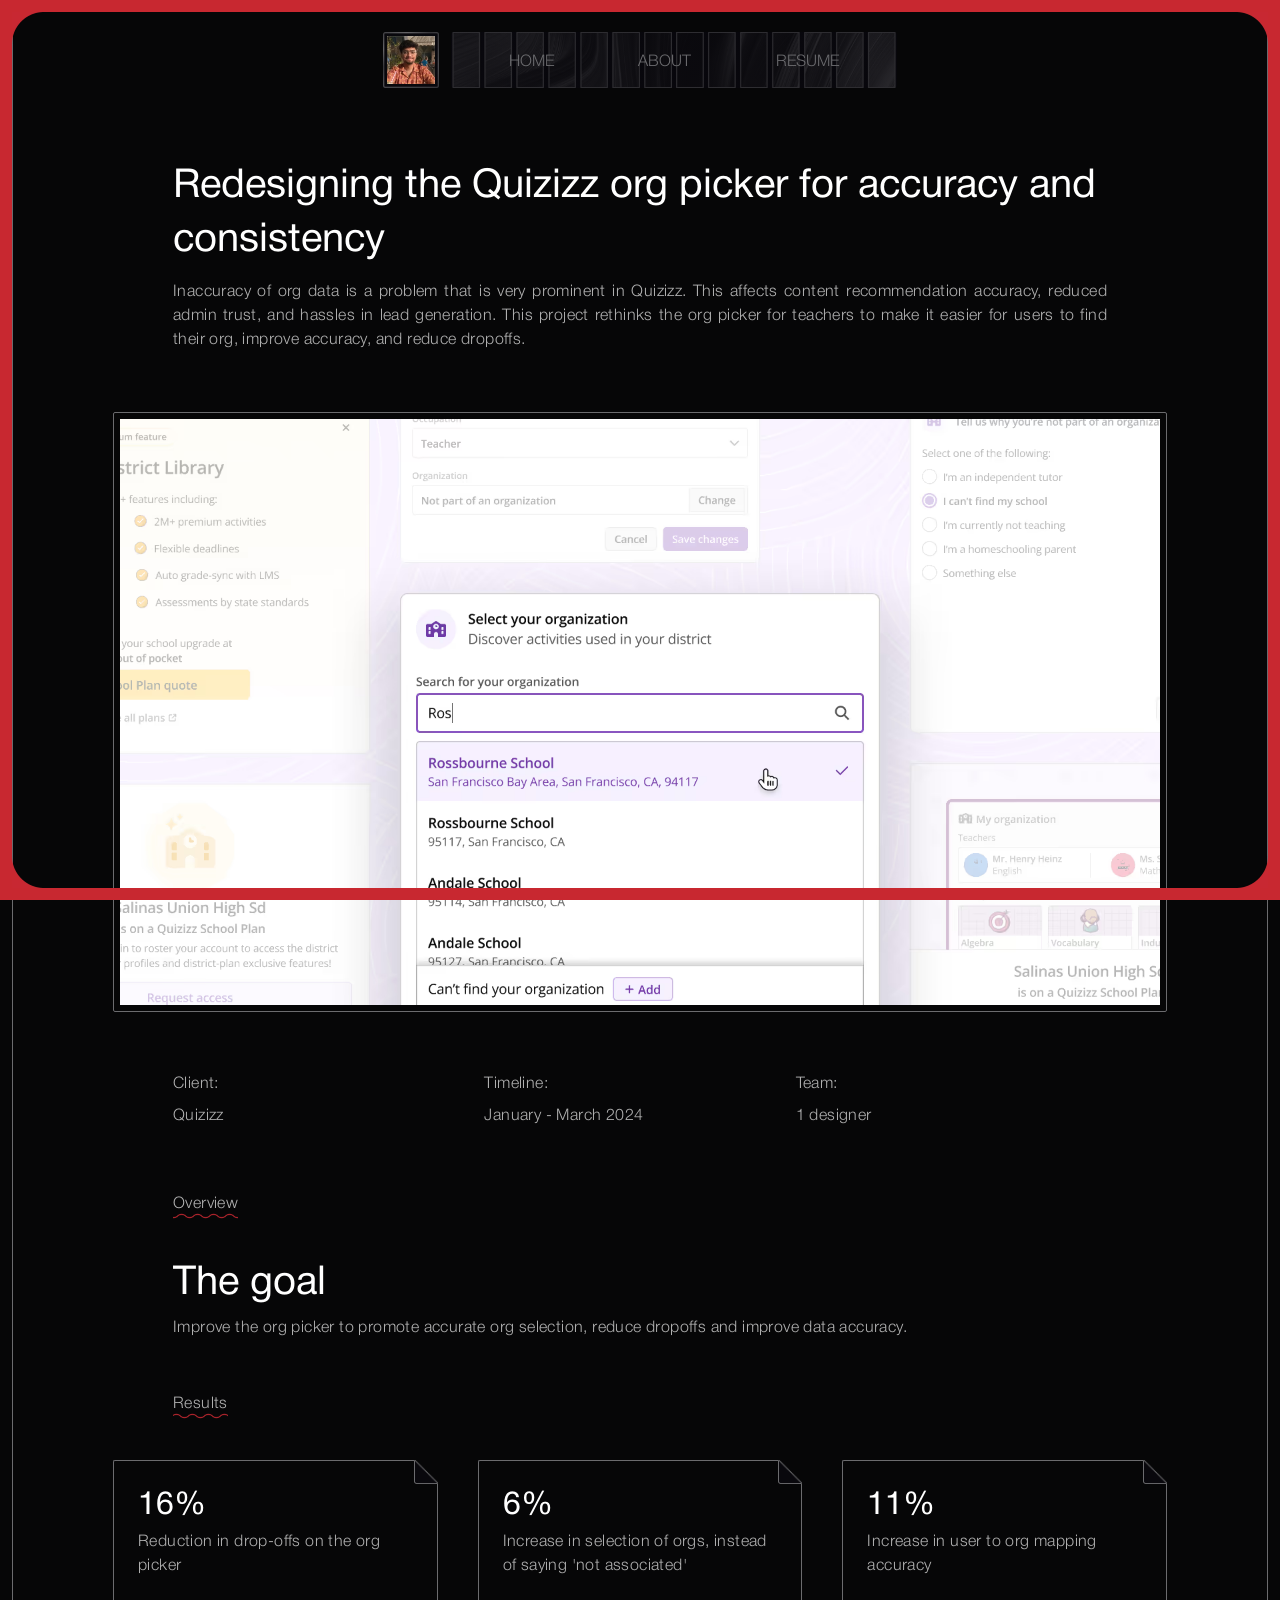
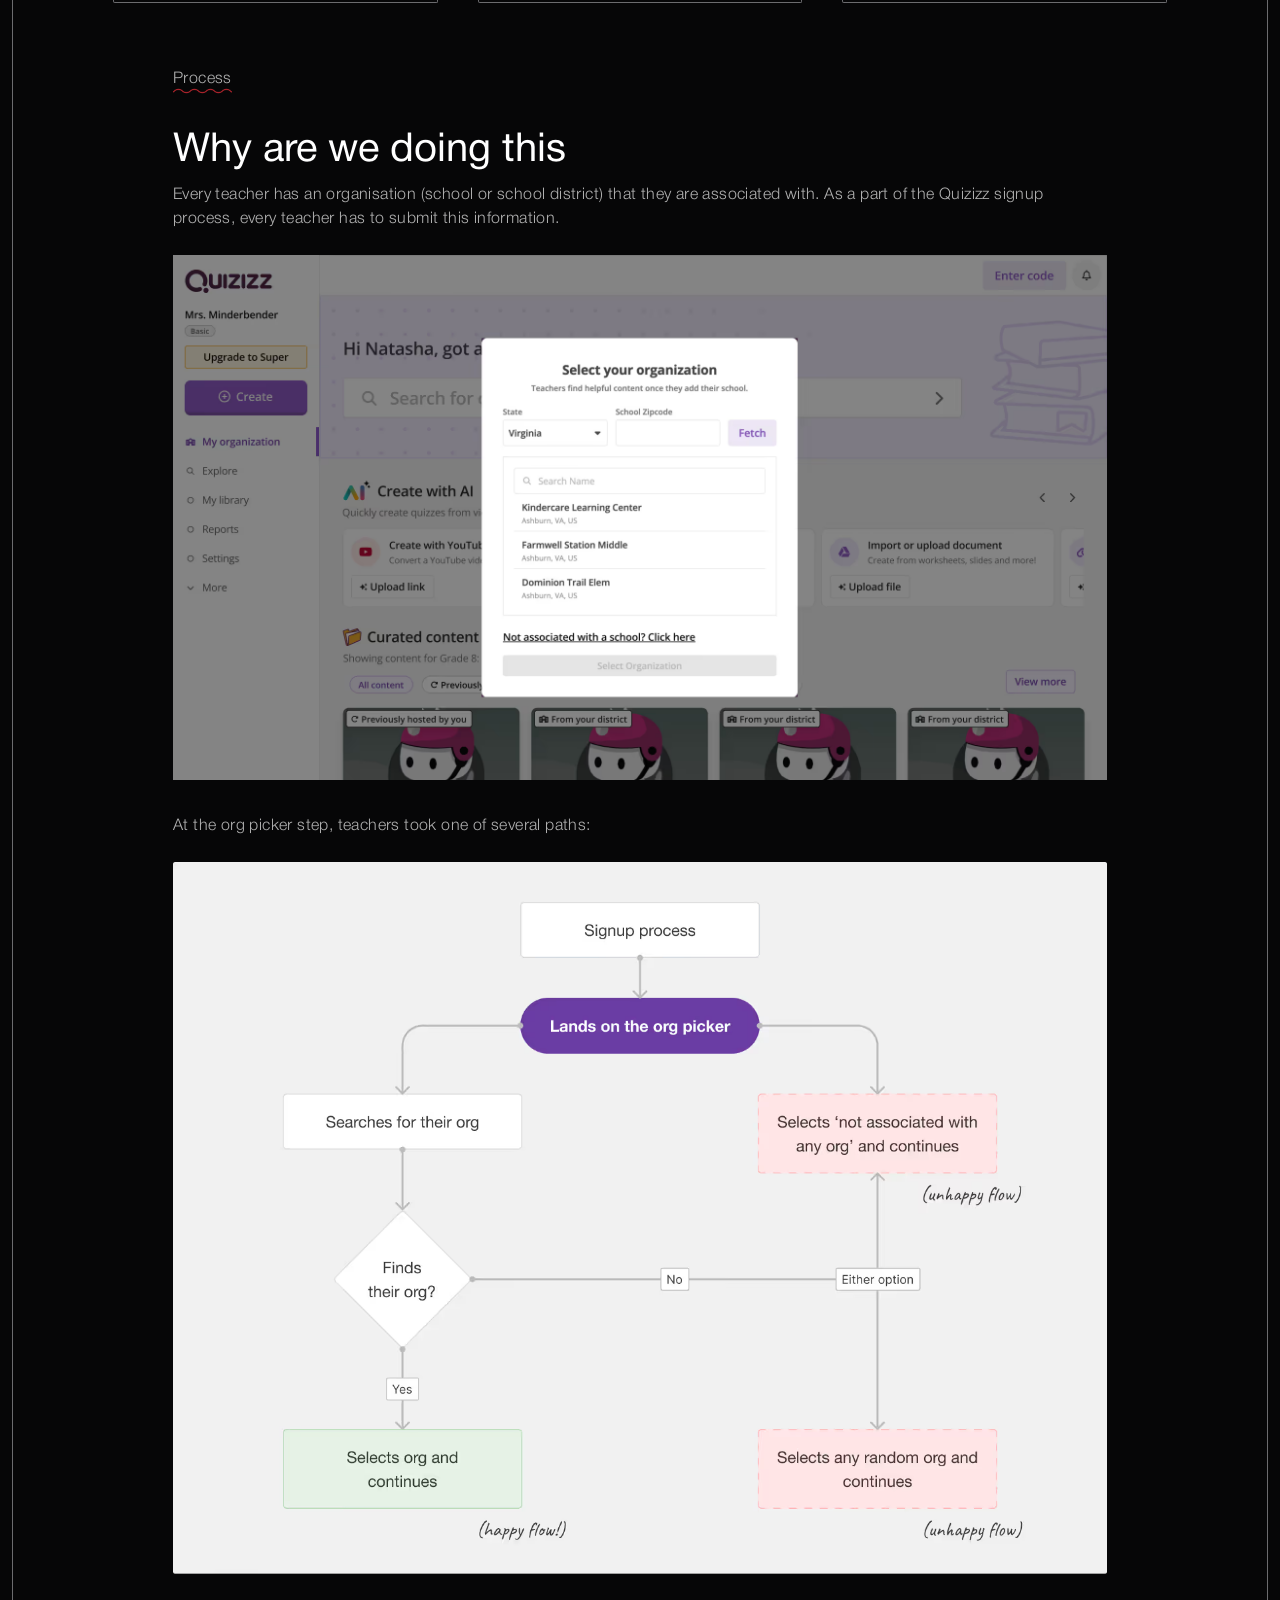
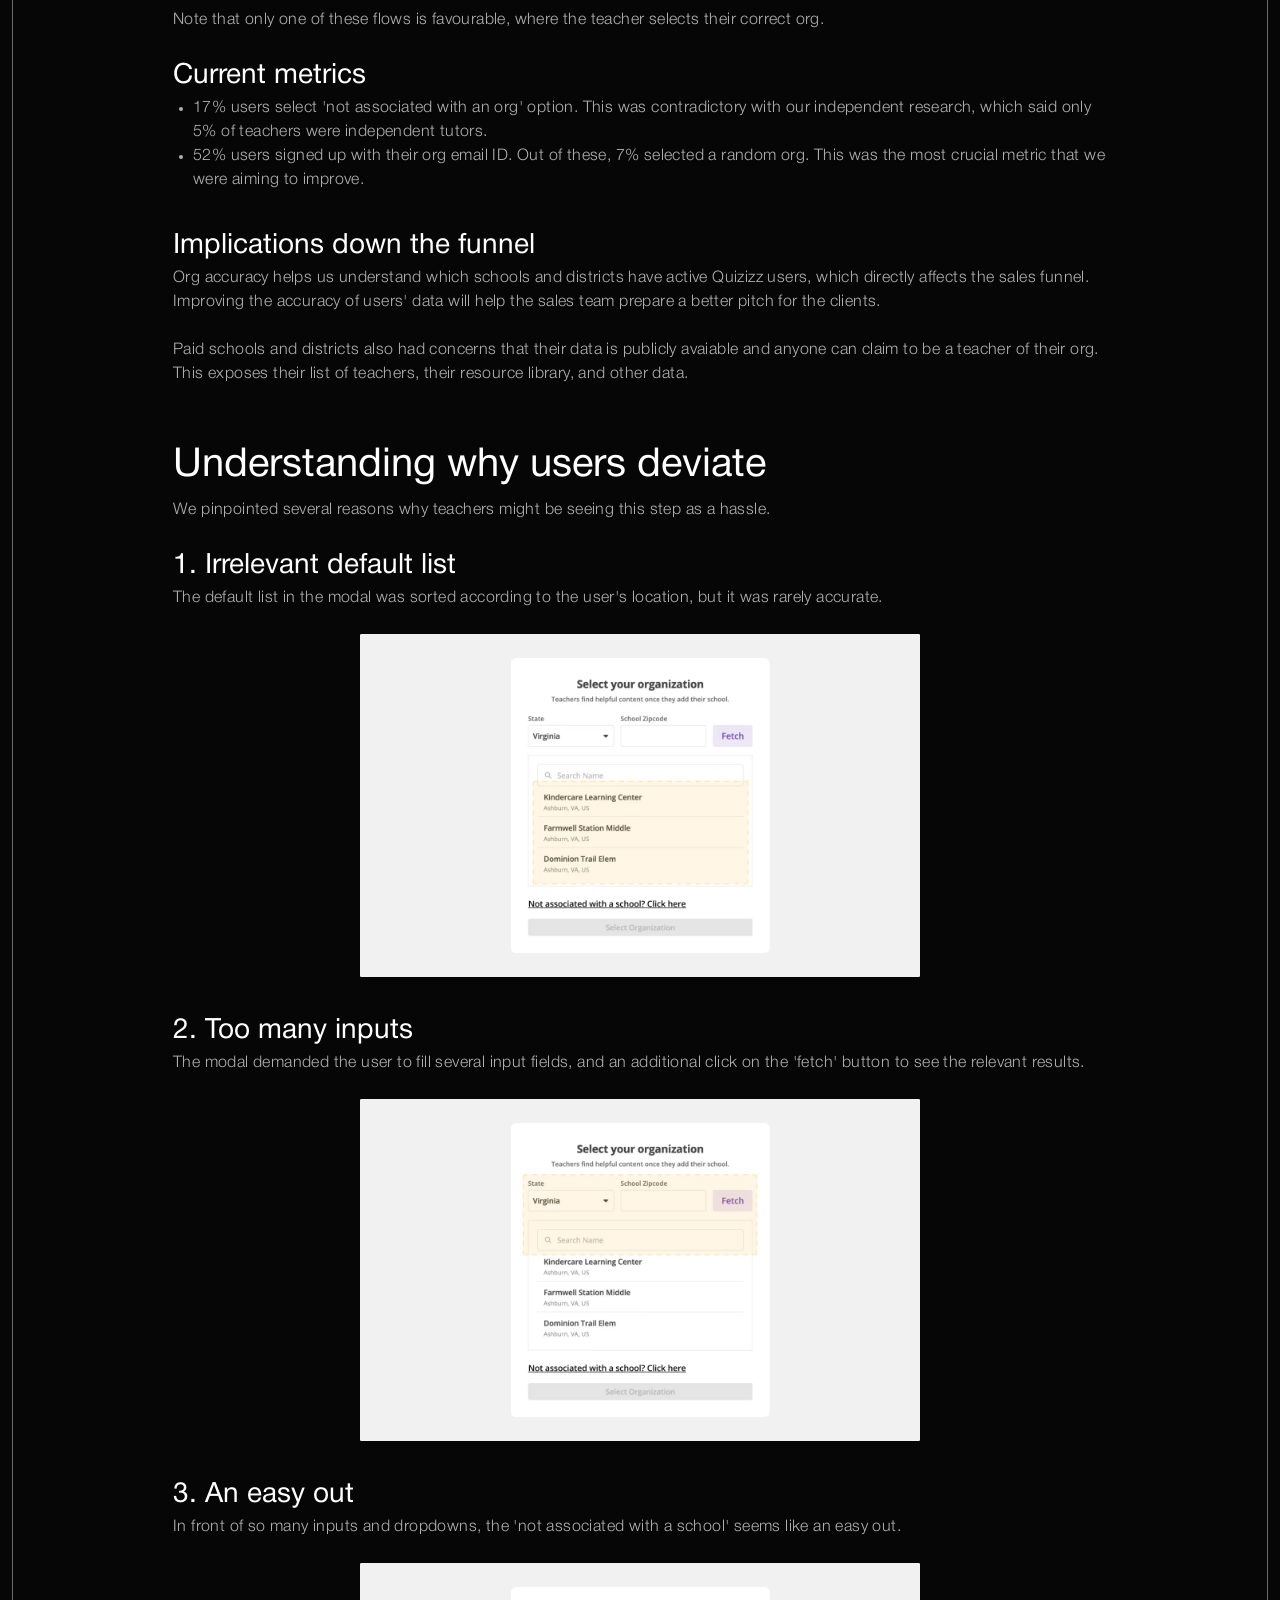
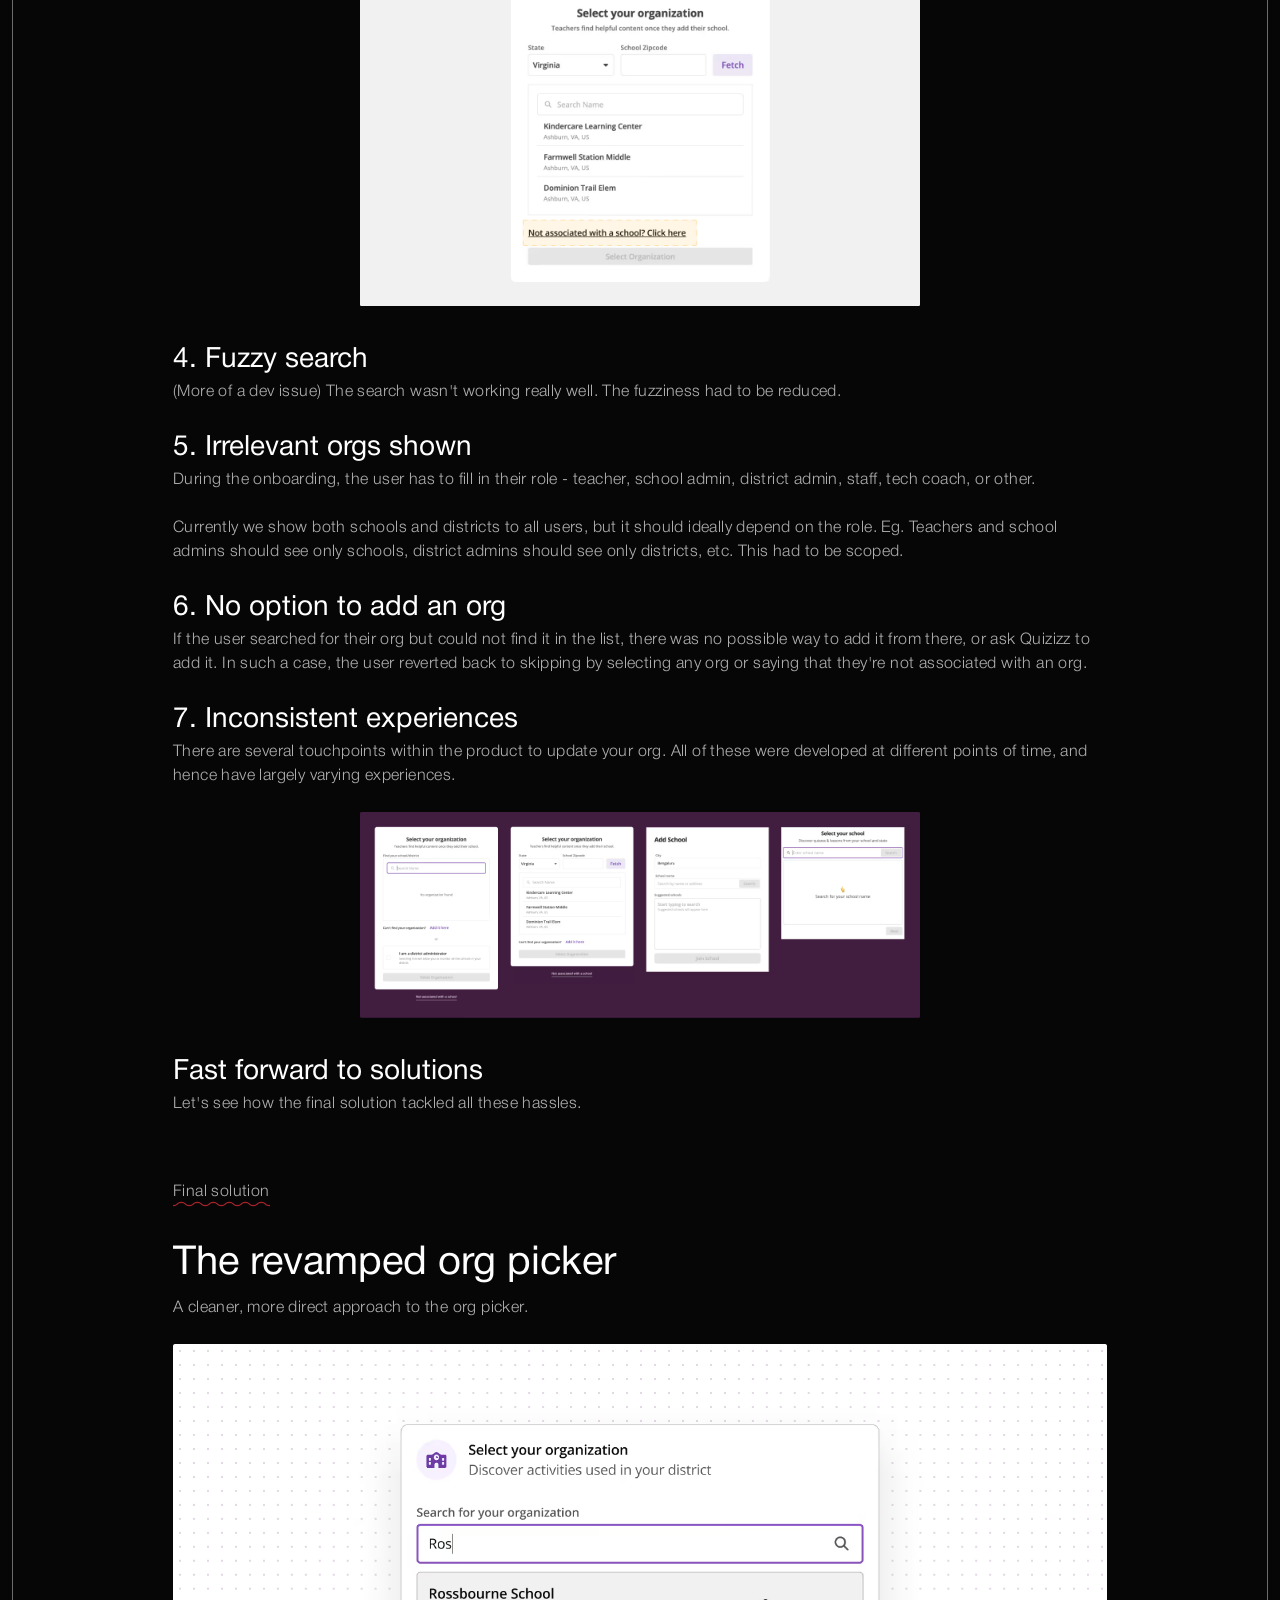
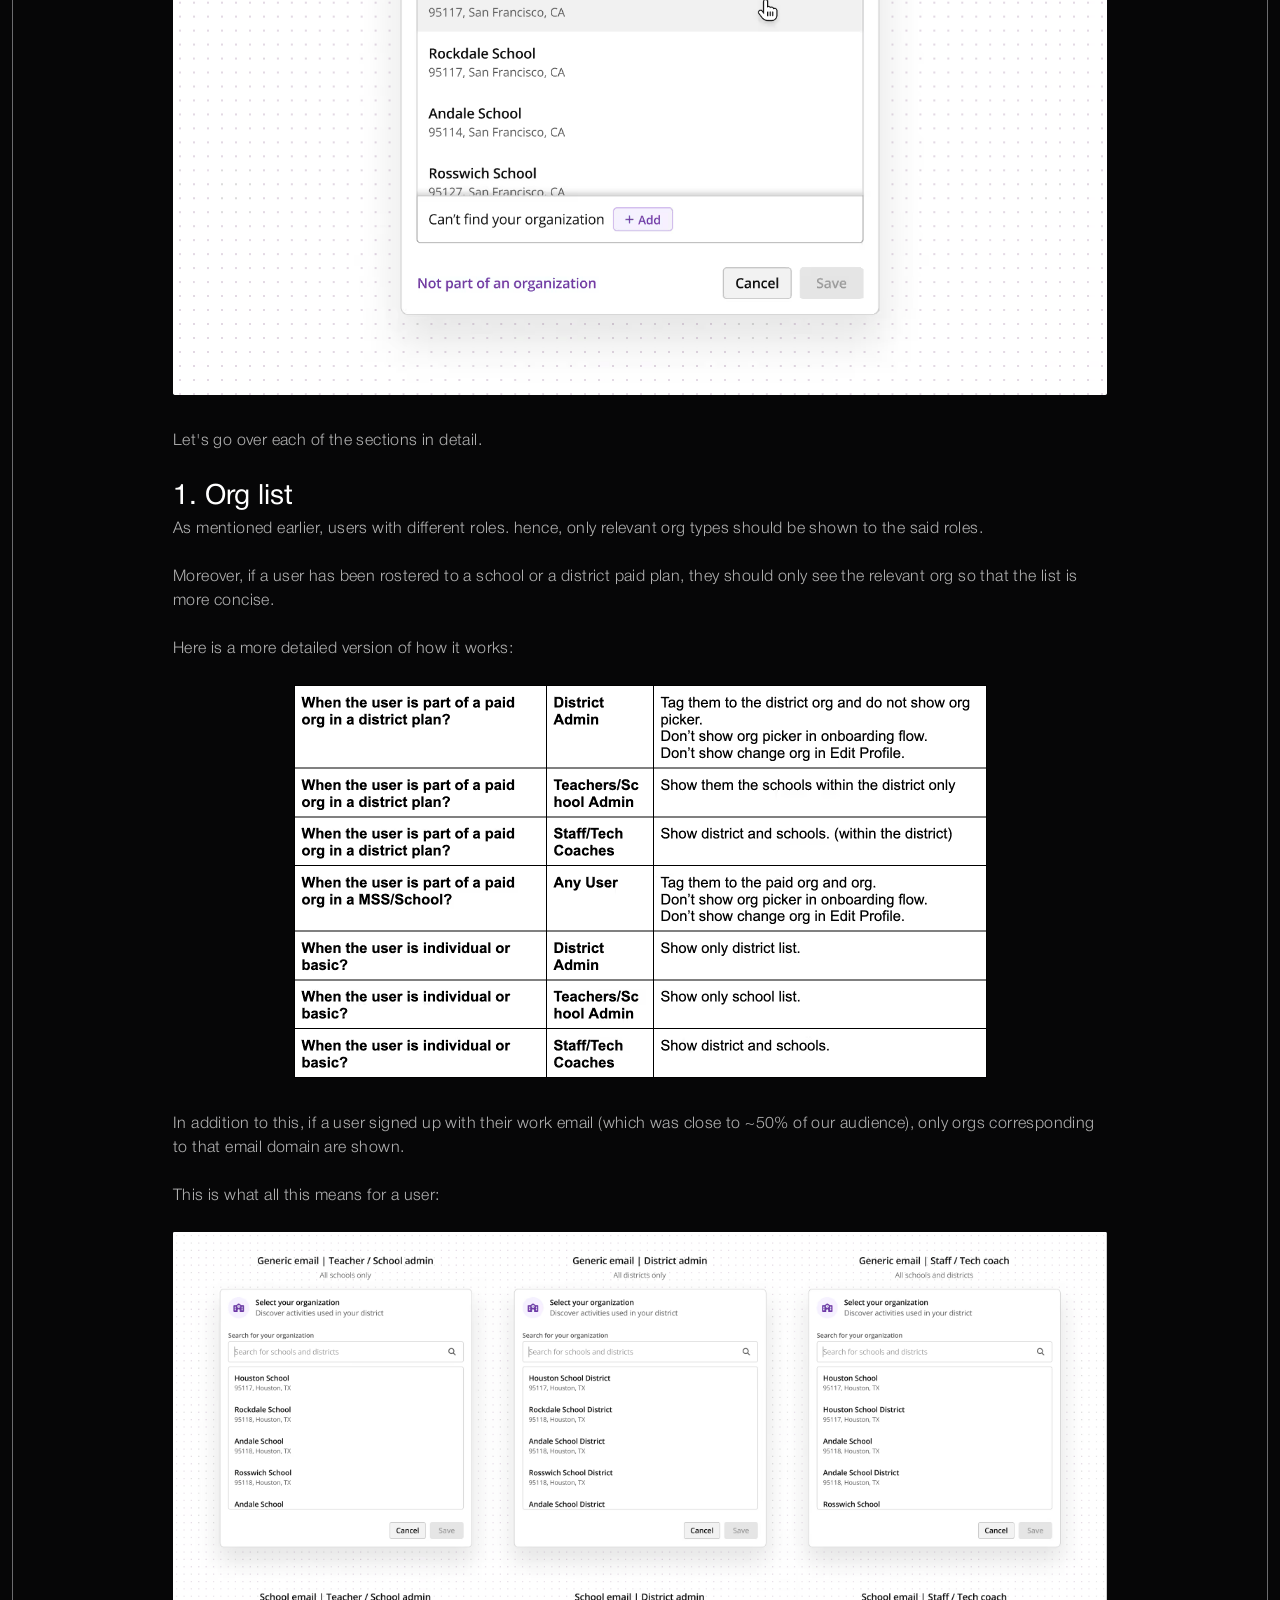
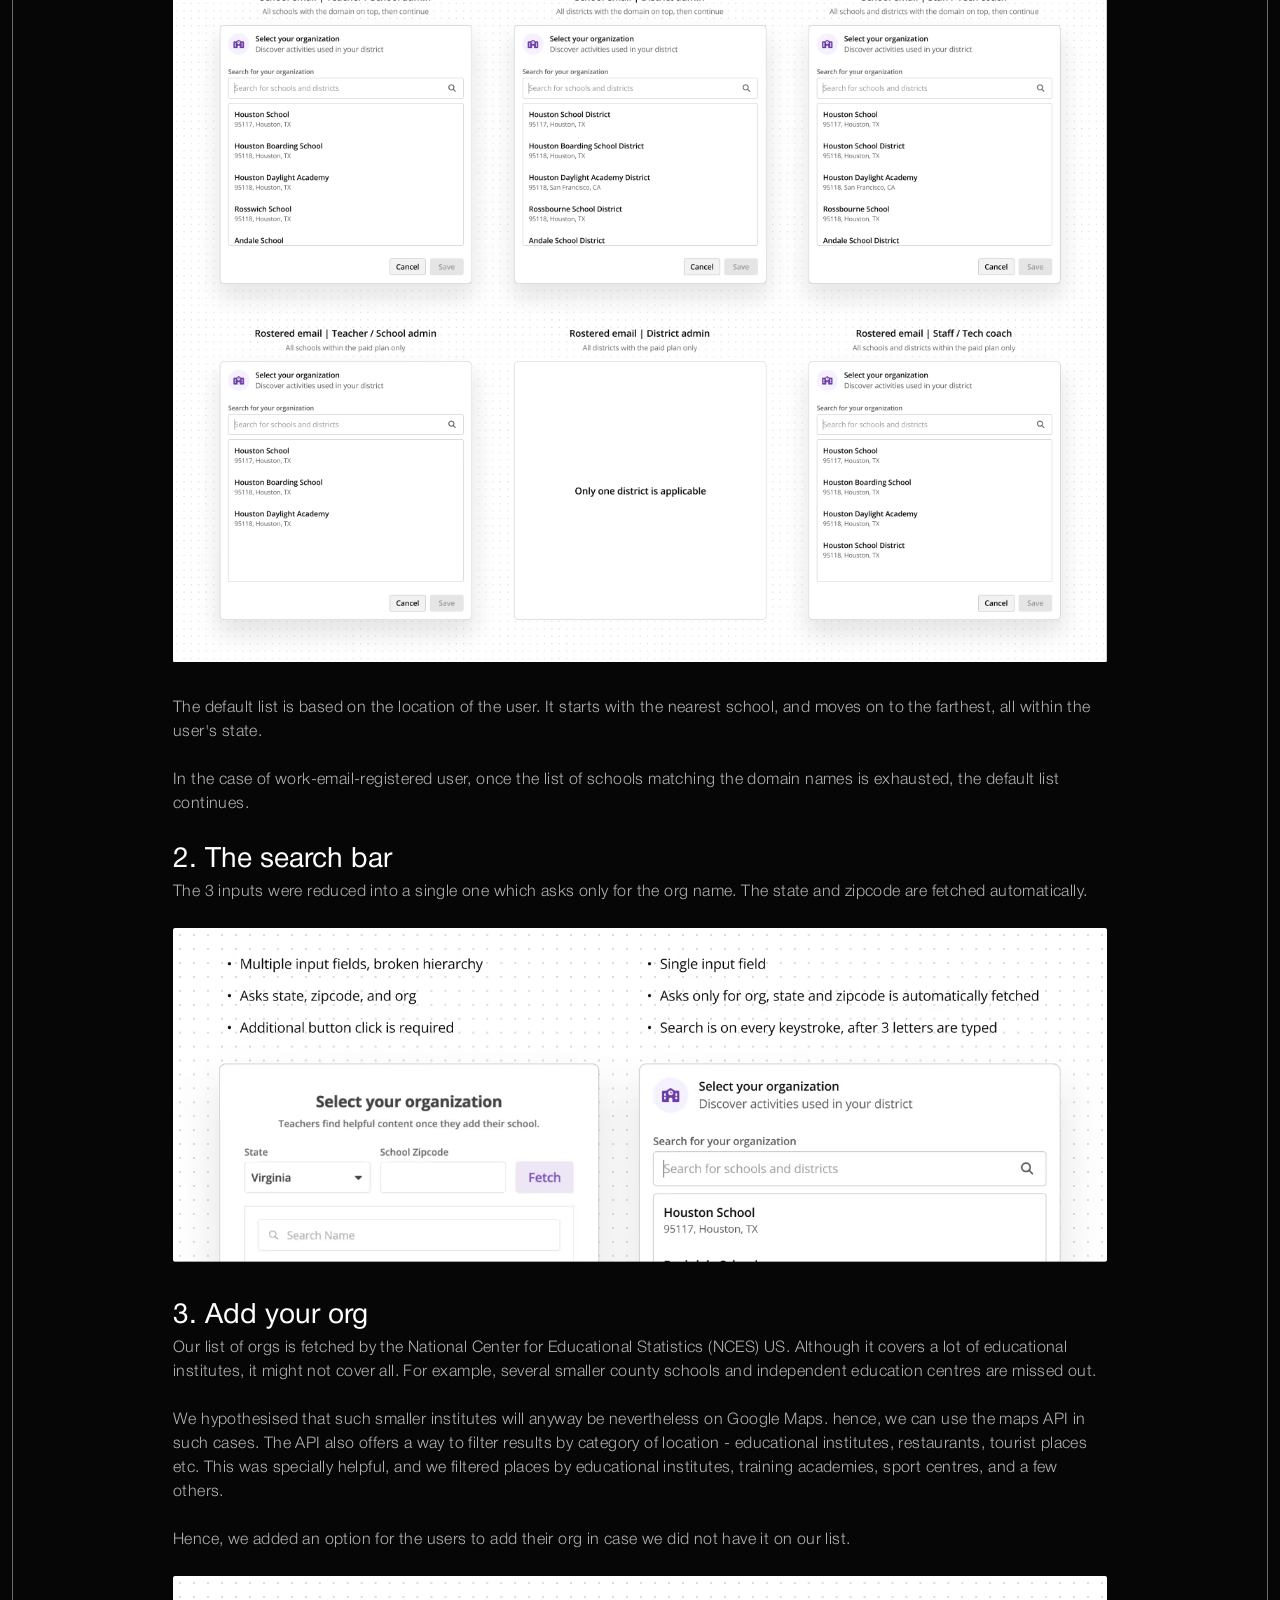
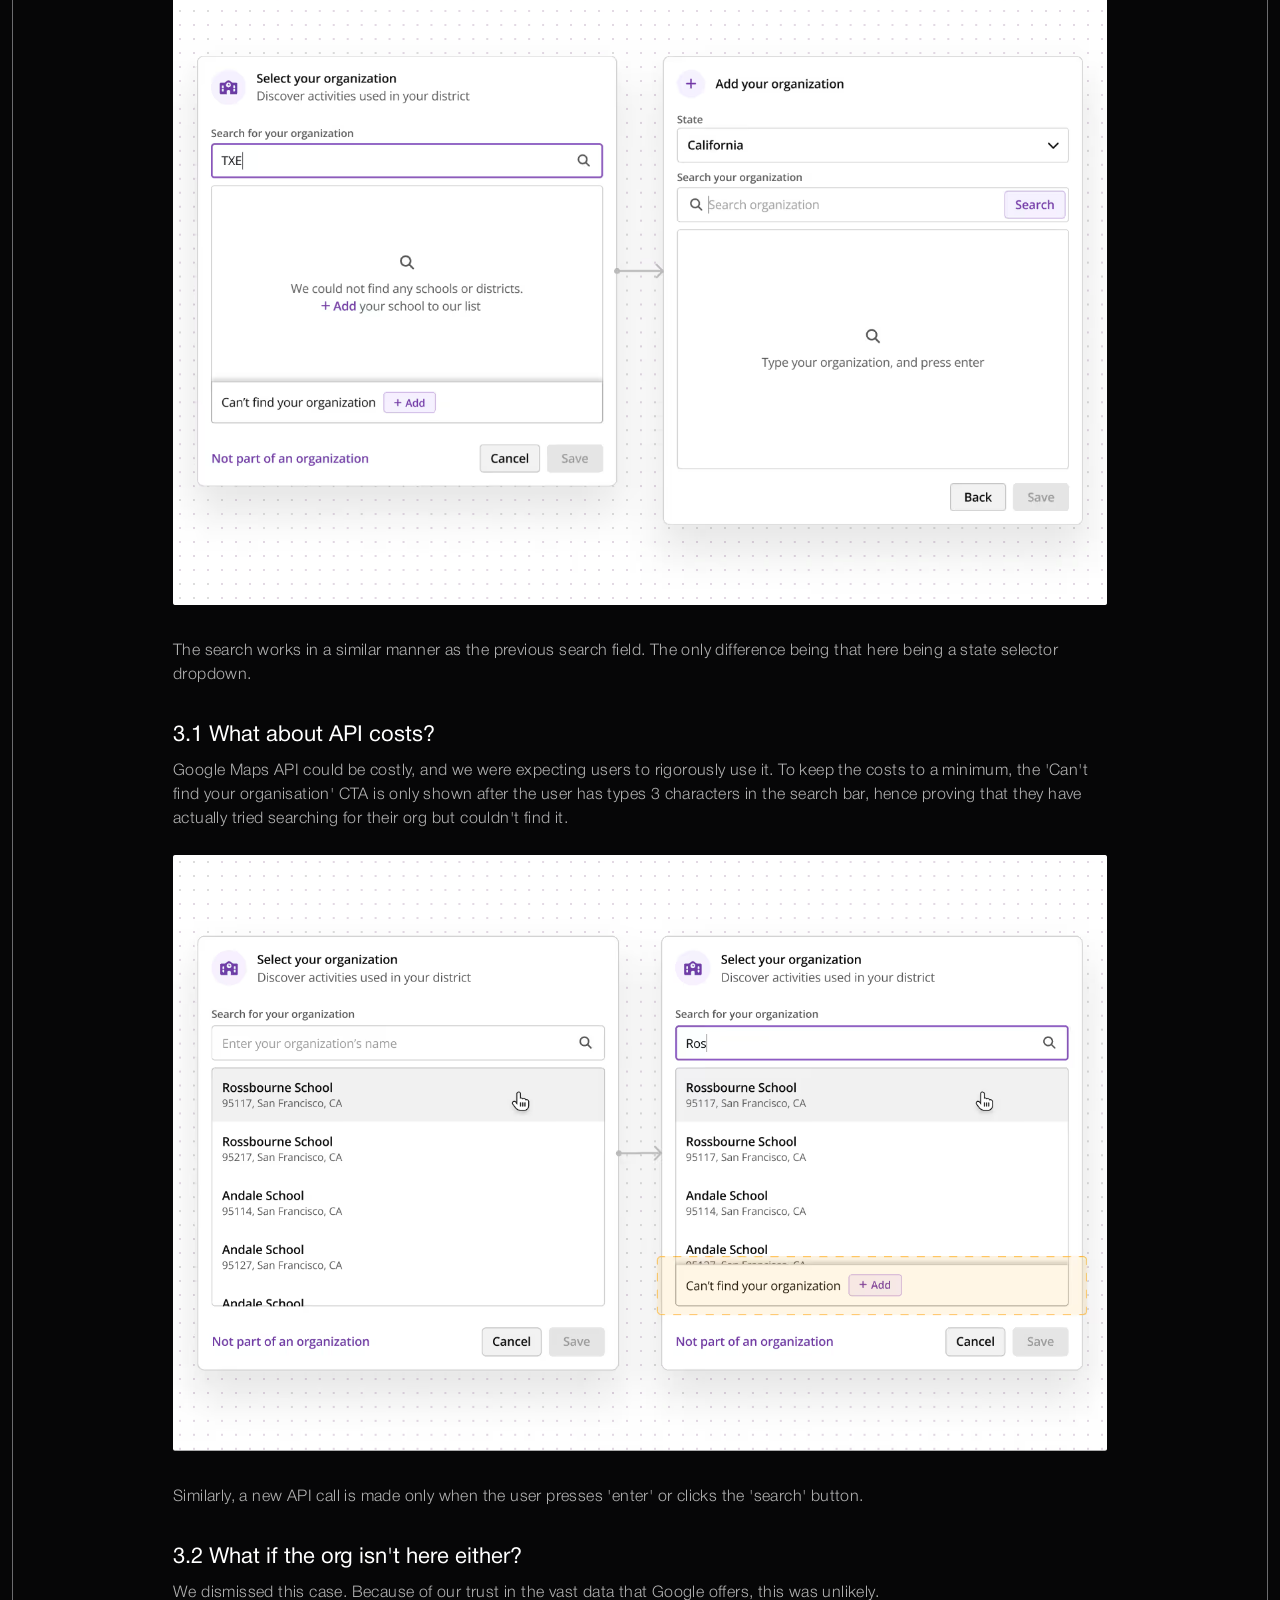
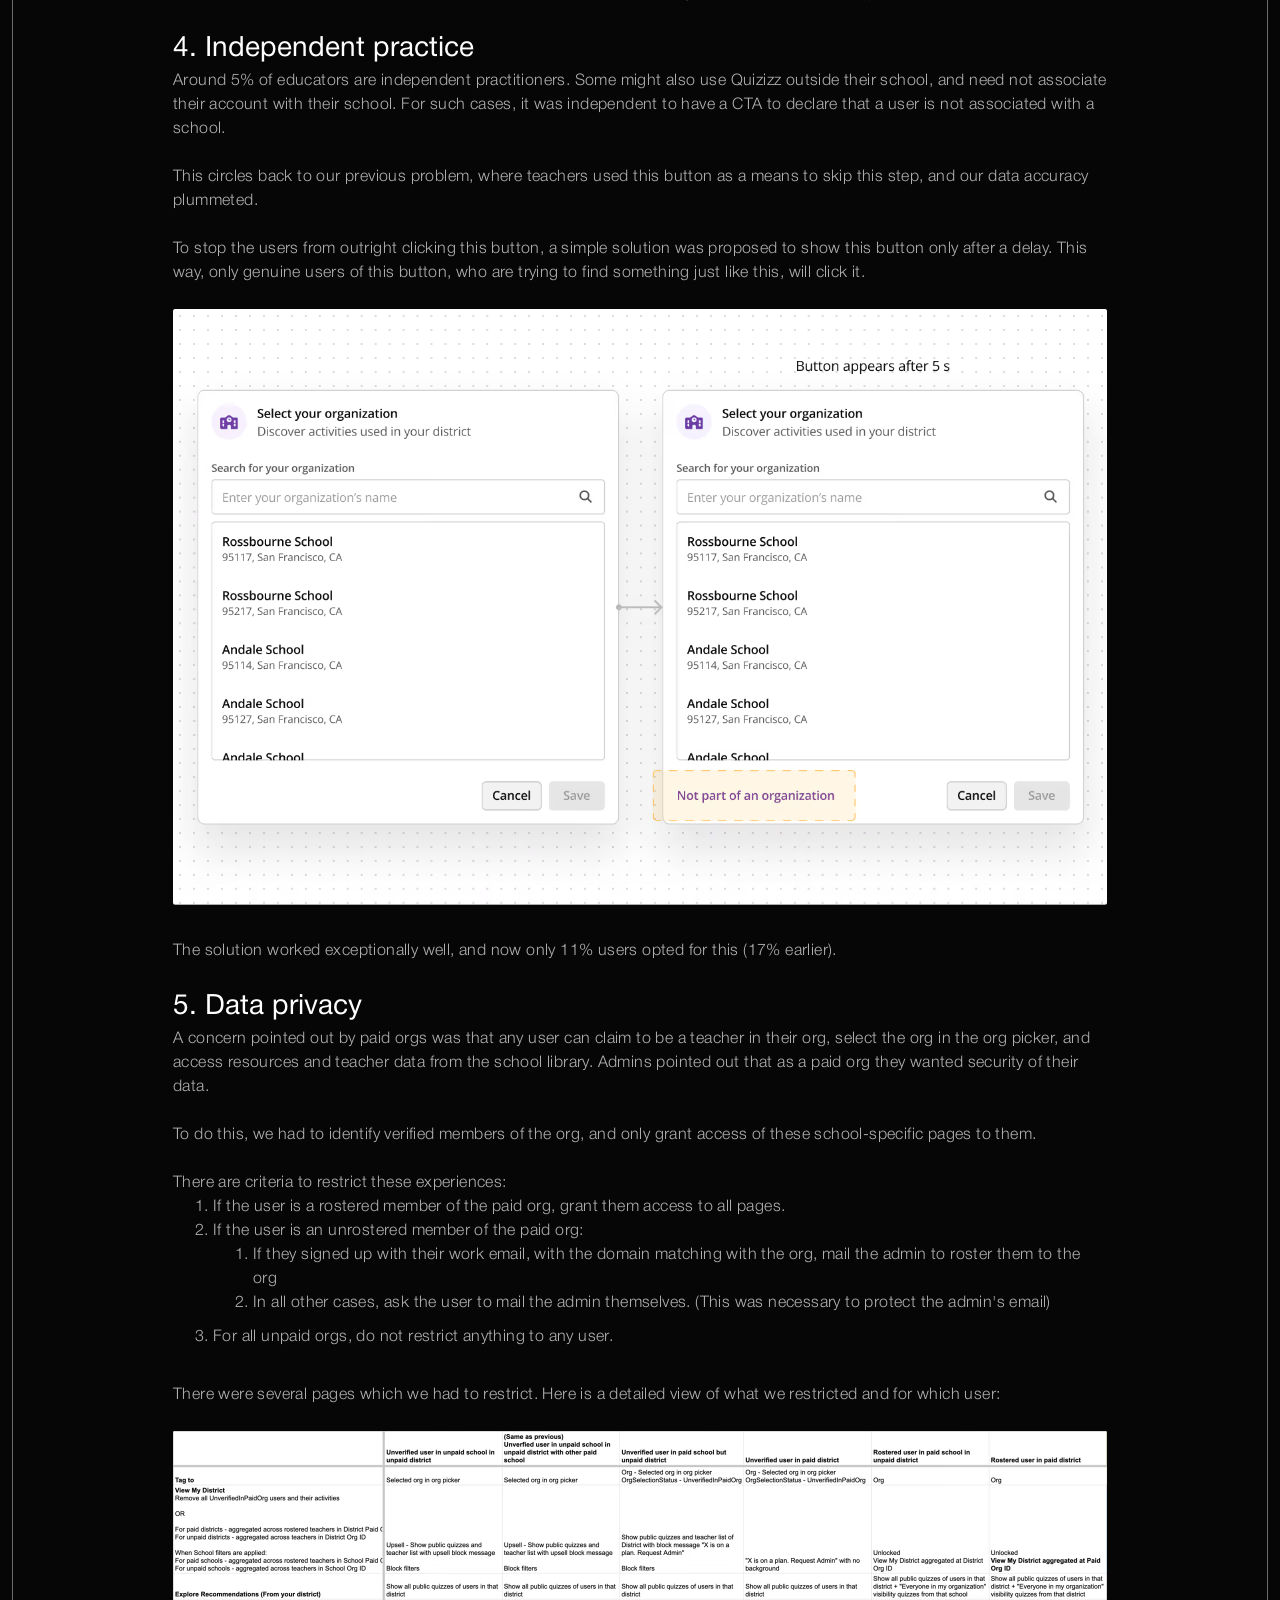
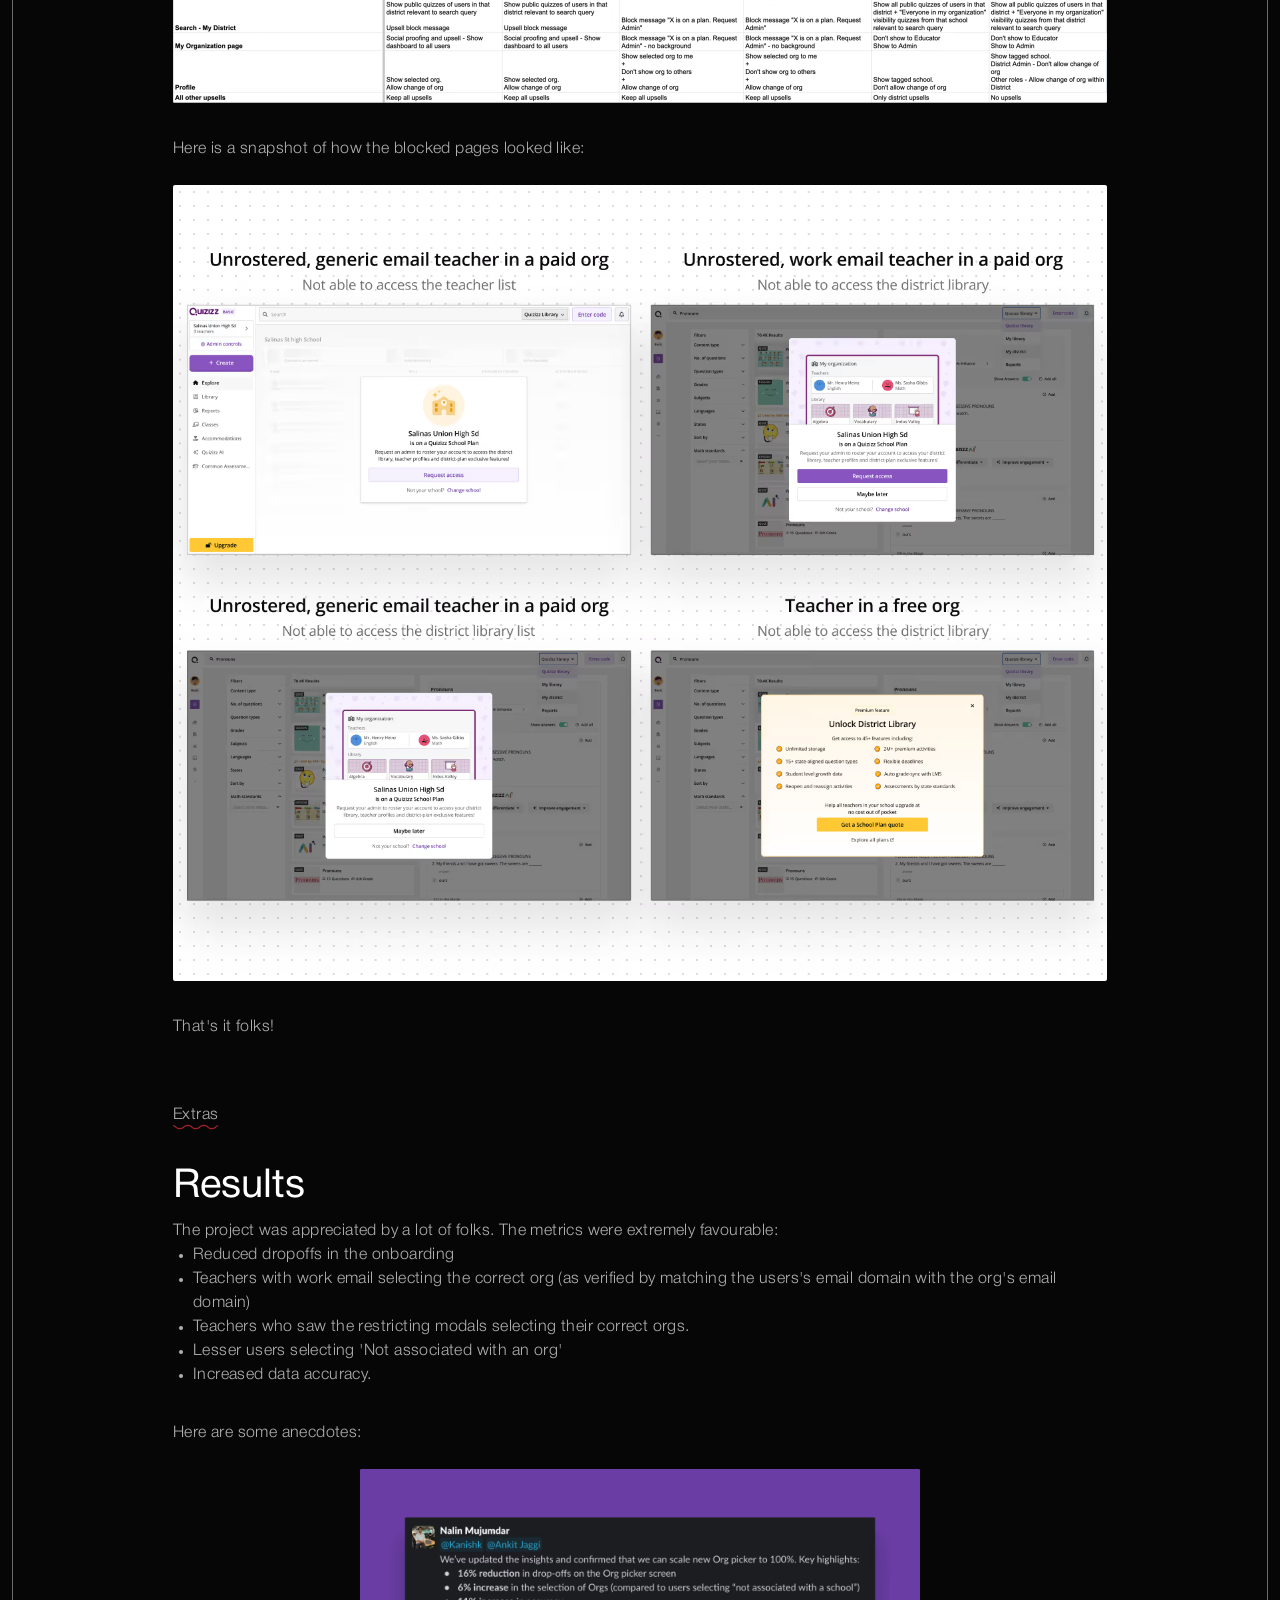
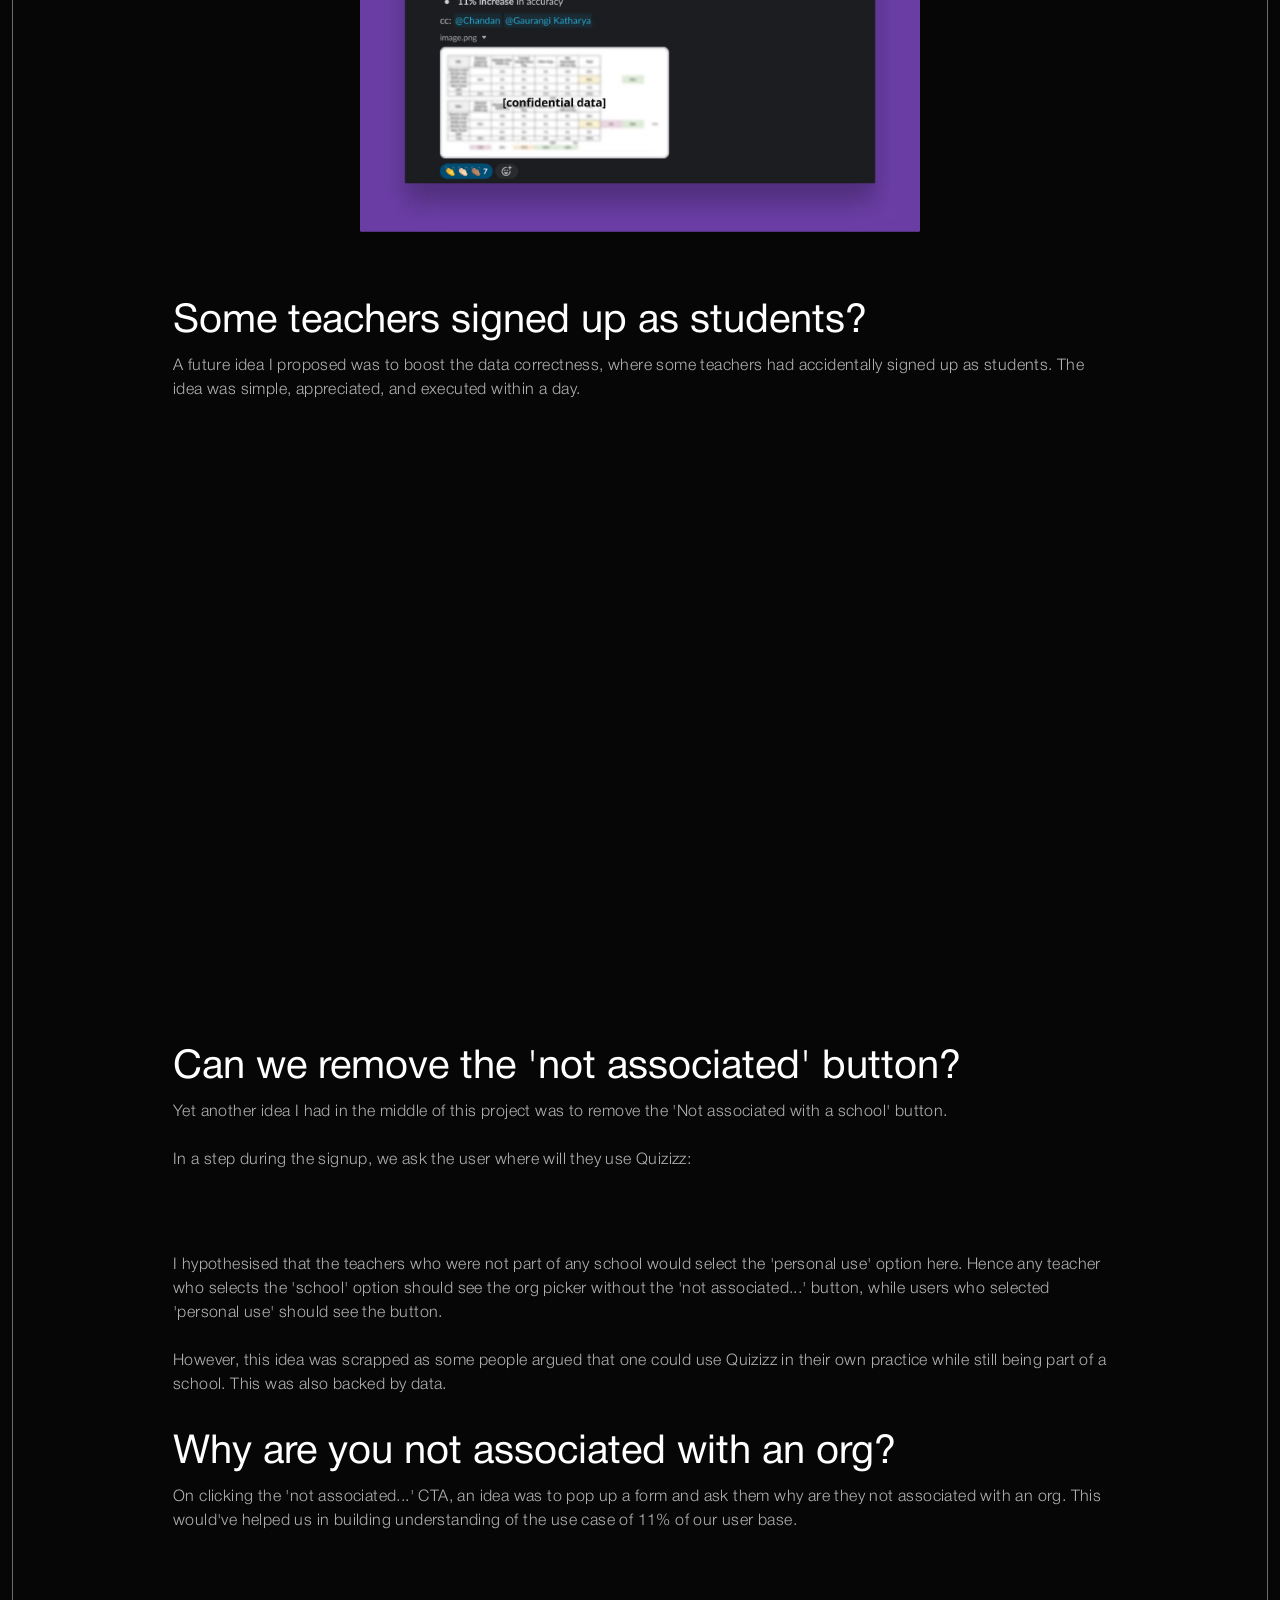
<file: work/quizizz-org-picker/index.html>
<!doctype html>
<html lang="en">
<head>
<meta charset="utf-8">
<meta name="viewport" content="width=device-width, initial-scale=1, viewport-fit=cover">
<!-- Generated by scripts/build.py from content/projects/quizizz-org-picker/index.md. Edit that, not this file. -->
<title>Redesigning the Quizizz org picker for accuracy and consistency – Vinyas Pandey</title>
<meta name="description" content="Inaccuracy of org data is a problem that is very prominent in Quizizz. This affects content recommendation accuracy, reduced admin trust, and hassles in lead generation. This project rethinks the org picker for teachers to make it easier for users to find their org, improve accuracy, and reduce dropoffs.">
<meta property="og:type" content="website">
<meta property="og:site_name" content="Vinyas Pandey">
<meta property="og:title" content="Redesigning the Quizizz org picker for accuracy and consistency">
<meta property="og:description" content="Inaccuracy of org data is a problem that is very prominent in Quizizz. This affects content recommendation accuracy, reduced admin trust, and hassles in lead generation. This project rethinks the org picker for teachers to make it easier for users to find their org, improve accuracy, and reduce dropoffs.">
<meta property="og:url" content="https://vinyas.me/work/quizizz-org-picker/">
<meta property="og:image" content="https://vinyas.me/content/projects/quizizz-org-picker/og.jpg">
<meta property="og:image:width" content="1200">
<meta property="og:image:height" content="676">
<meta property="og:image:alt" content="Redesigning the Quizizz org picker for accuracy and consistency">
<meta name="twitter:card" content="summary_large_image">
<meta name="twitter:title" content="Redesigning the Quizizz org picker for accuracy and consistency">
<meta name="twitter:description" content="Inaccuracy of org data is a problem that is very prominent in Quizizz. This affects content recommendation accuracy, reduced admin trust, and hassles in lead generation. This project rethinks the org picker for teachers to make it easier for users to find their org, improve accuracy, and reduce dropoffs.">
<meta name="twitter:image" content="https://vinyas.me/content/projects/quizizz-org-picker/og.jpg">
<link rel="canonical" href="https://vinyas.me/work/quizizz-org-picker/">
<link rel="icon" type="image/png" href="../../assets/img/ui/favicon-1.png">
<script>
  /* Navbar photo: the one last picked (by clicking it) stays on every page, and the favicon matches it.
     Runs before the page shows so it never flashes the first photo. 4 = the number of photos. */
  (function(){
    var root = document.documentElement, icon = document.querySelector('link[rel="icon"]');
    function show(i){ root.setAttribute("data-photo", i); icon.href = icon.href.replace(/favicon-\d+/, "favicon-" + (i + 1)); }
    function saved(){ try { var i = parseInt(localStorage.getItem("navPhoto"), 10); return i >= 0 && i < 4 ? i : 0; } catch (e) { return 0; } }
    window.setNavPhoto = function(i){ show(i); try { localStorage.setItem("navPhoto", i); } catch (e) {} };
    show(saved());
    window.addEventListener("pageshow", function(e){ if (e.persisted) show(saved()); });  // back/forward to a cached page
    window.addEventListener("storage", function(e){ if (e.key === "navPhoto") show(saved()); });  // other open tabs
  })();
</script>
<link rel="apple-touch-icon" href="../../assets/img/ui/webclip.png">
<link rel="preload" href="../../assets/fonts/bon-vivant.woff2" as="font" type="font/woff2" crossorigin>
<link rel="preload" href="../../assets/fonts/helvetica-neue-roman.woff2" as="font" type="font/woff2" crossorigin>
<link rel="stylesheet" href="../../assets/css/site.css">
</head>
<body>

<!-- Fixed red frame -->
<div class="rounded-border-top"></div><div class="rounded-border-left"></div><div class="rounded-border-right"></div><div class="rounded-border-bottom"></div>
<div class="rounded-corner rc-tl"></div><div class="rounded-corner rc-tr"></div><div class="rounded-corner rc-bl"></div><div class="rounded-corner rc-br"></div>

<!-- Navbar: the links come from "nav" in content/site.json -->
<header class="navbar-container" id="navbarContainer">
  <nav class="navbar" aria-label="Main">
    <div class="navbar-profile-image">
      <button class="navbar-profile-images-container" id="profileStack" type="button" aria-label="Show another photo of Vinyas">
        <img class="profile-image pi-2" data-order="3" src="../../assets/img/profile/photo-4.avif" width="96" height="96" alt="">
        <img class="profile-image pi-3" data-order="2" src="../../assets/img/profile/photo-3.avif" width="96" height="96" alt="">
        <img class="profile-image pi-4" data-order="1" src="../../assets/img/profile/photo-2.avif" width="96" height="96" alt="">
        <img class="profile-image pi-1" data-order="0" src="../../assets/img/profile/photo-1.avif" width="96" height="96" alt="">
      </button>
    </div>
    <div class="navbar-controls">
      <a href="../../" class="navbar-control-link">HOME</a>
      <a href="../../about/" class="navbar-control-link">ABOUT</a>
      <a href="https://drive.google.com/drive/folders/16NA4Vg2wVpLMmNvJw1I25iqJxJHvULP1?usp=sharing" target="_blank" rel="noopener" class="navbar-control-link">RESUME</a>
      <div class="navbar-glow-container" aria-hidden="true">
        <div class="navbar-glow-divs" id="navGlow"><div class="navbar-glow glow-1"></div><div class="navbar-glow glow-2"></div></div>
      </div>
    </div>
  </nav>
</header>

<main class="page-container project-page" id="top">
  <div class="project-hero-container">
    <div class="project-hero-text"><h1 class="project-heading">Redesigning the Quizizz org picker for accuracy and consistency</h1><p class="project-hero-description">Inaccuracy of org data is a problem that is very prominent in Quizizz. This affects content recommendation accuracy, reduced admin trust, and hassles in lead generation. This project rethinks the org picker for teachers to make it easier for users to find their org, improve accuracy, and reduce dropoffs.</p></div>
    <div class="project-hero-image-container"><img class="project-hero-image" src="../../content/projects/quizizz-org-picker/hero.avif" width="1560" height="879" alt="" fetchpriority="high"></div>
  </div>
  <div class="project-content-container"><div class="project-meta-flex">
    <div class="project-meta-individual"><p>Client:</p><p>Quizizz</p></div>
    <div class="project-meta-individual"><p>Timeline:</p><p>January - March 2024</p></div>
    <div class="project-meta-individual"><p>Team:</p><p>1 designer</p></div>
  </div></div>
  <div class="project-content-container">
    <p class="wavy-underline section-label">Overview</p><p>&nbsp;</p>
    <h1 class="project-goal">The goal</h1><p>Improve the org picker to promote accurate org selection, reduce dropoffs and improve data accuracy.</p>
    <p>&nbsp;</p><p>&nbsp;</p><p class="wavy-underline section-label">Results</p>
  </div>
  <div class="project-content-container results">
    <div class="project-metric"><div class="testimonial-top-content"><div class="testimonial-top-left"></div><img class="testimonial-top-right-fold" src="../../assets/img/ui/card-fold.png" width="52" height="52" alt=""></div><div class="testimonial-bottom-content project-metric-body"><h2>16%</h2><p>Reduction in drop-offs on the org picker</p></div></div>
    <div class="project-metric"><div class="testimonial-top-content"><div class="testimonial-top-left"></div><img class="testimonial-top-right-fold" src="../../assets/img/ui/card-fold.png" width="52" height="52" alt=""></div><div class="testimonial-bottom-content project-metric-body"><h2>6%</h2><p>Increase in selection of orgs, instead of saying &#x27;not associated&#x27;</p></div></div>
    <div class="project-metric"><div class="testimonial-top-content"><div class="testimonial-top-left"></div><img class="testimonial-top-right-fold" src="../../assets/img/ui/card-fold.png" width="52" height="52" alt=""></div><div class="testimonial-bottom-content project-metric-body"><h2>11%</h2><p>Increase in user to org mapping accuracy</p></div></div>
  </div>
  <div class="project-content-container">
    <p class="wavy-underline section-label">Process</p><p>&nbsp;</p>
    <div class="rich-text"><h1>Why are we doing this</h1><p>Every teacher has an organisation (school or school district) that they are associated with. As a part of the Quizizz signup process, every teacher has to submit this information.</p><p>&nbsp;</p><figure class="figure-image align-full" style="max-width:1920px"><div><img src="../../content/projects/quizizz-org-picker/org-picker.avif" width="1920" height="1080" loading="lazy" decoding="async" alt=""></div></figure><p>&nbsp;</p><p>At the org picker step, teachers took one of several paths:</p><p>&nbsp;</p><figure class="figure-image align-full" style="max-width:1404px"><div><img src="../../content/projects/quizizz-org-picker/frame-15698.avif" width="1404" height="1070" loading="lazy" decoding="async" alt=""></div></figure><p>&nbsp;</p><p>Note that only one of these flows is favourable, where the teacher selects their correct org.</p><p>&nbsp;</p><h3>Current metrics</h3><ul><li>17% users select 'not associated with an org' option. This was contradictory with our independent research, which said only 5% of teachers were independent tutors.</li><li>52% users signed up with their org email ID. Out of these, 7% selected a random org. This was the most crucial metric that we were aiming to improve.</li></ul><p>&nbsp;</p><h3>Implications down the funnel</h3><p>Org accuracy helps us understand which schools and districts have active Quizizz users, which directly affects the sales funnel. Improving the accuracy of users' data will help the sales team prepare a better pitch for the clients.</p><p>&nbsp;</p><p>Paid schools and districts also had concerns that their data is publicly avaiable and anyone can claim to be a teacher of their org. This exposes their list of teachers, their resource library, and other data.</p><p>&nbsp;</p><p>&nbsp;</p><h1>Understanding why users deviate</h1><p>We pinpointed several reasons why teachers might be seeing this step as a hassle.</p><p>&nbsp;</p><h3>1. Irrelevant default list</h3><p>The default list in the modal was sorted according to the user's location, but it was rarely accurate.</p><p>&nbsp;</p><figure class="figure-image align-center"><div><img src="../../content/projects/quizizz-org-picker/frame-26086212.avif" width="1404" height="858" loading="lazy" decoding="async" alt=""></div></figure><p>&nbsp;</p><h3>2. Too many inputs</h3><p>The modal demanded the user to fill several input fields, and an additional click on the 'fetch' button to see the relevant results.</p><p>&nbsp;</p><figure class="figure-image align-center"><div><img src="../../content/projects/quizizz-org-picker/frame-26086213.avif" width="1404" height="858" loading="lazy" decoding="async" alt=""></div></figure><p>&nbsp;</p><h3>3. An easy out</h3><p>In front of so many inputs and dropdowns, the 'not associated with a school' seems like an easy out.</p><p>&nbsp;</p><figure class="figure-image align-center"><div><img src="../../content/projects/quizizz-org-picker/frame-26086214.avif" width="1404" height="858" loading="lazy" decoding="async" alt=""></div></figure><p>&nbsp;</p><h3>4. Fuzzy search</h3><p>(More of a dev issue) The search wasn't working really well. The fuzziness had to be reduced.</p><p>&nbsp;</p><h3>5. Irrelevant orgs shown</h3><p>During the onboarding, the user has to fill in their role - teacher, school admin, district admin, staff, tech coach, or other.</p><p>&nbsp;</p><p>Currently we show both schools and districts to all users, but it should ideally depend on the role. Eg. Teachers and school admins should see only schools, district admins should see only districts, etc. This had to be scoped.</p><p>&nbsp;</p><h3>6. No option to add an org</h3><p>If the user searched for their org but could not find it in the list, there was no possible way to add it from there, or ask Quizizz to add it. In such a case, the user reverted back to skipping by selecting any org or saying that they're not associated with an org.</p><p>&nbsp;</p><h3>7. Inconsistent experiences</h3><p>There are several touchpoints within the product to update your org. All of these were developed at different points of time, and hence have largely varying experiences.</p><p>&nbsp;</p><figure class="figure-image align-center"><div><img src="../../content/projects/quizizz-org-picker/frame-26086215.avif" width="1404" height="518" loading="lazy" decoding="async" alt=""></div></figure><p>&nbsp;</p><h3>Fast forward to solutions</h3><p>Let's see how the final solution tackled all these hassles.</p></div>
  </div>
  <div class="project-content-container">
    <p class="wavy-underline section-label">Final solution</p><p>&nbsp;</p>
    <div class="rich-text"><h1>The revamped org picker</h1><p>A cleaner, more direct approach to the org picker.</p><p>&nbsp;</p><figure class="figure-image align-full" style="max-width:1404px"><div><img src="../../content/projects/quizizz-org-picker/frame-26086216.avif" width="1404" height="978" loading="lazy" decoding="async" alt=""></div></figure><p>&nbsp;</p><p>Let's go over each of the sections in detail.</p><p>&nbsp;</p><h3>1. Org list</h3><p>As mentioned earlier, users with different roles. hence, only relevant org types should be shown to the said roles.</p><p>&nbsp;</p><p>Moreover, if a user has been rostered to a school or a district paid plan, they should only see the relevant org so that the list is more concise.</p><p>&nbsp;</p><p>Here is a more detailed version of how it works:</p><p>&nbsp;</p><figure class="figure-image align-full" style="max-width:693px"><div><img src="../../content/projects/quizizz-org-picker/screenshot-2024-02-16-at-4-12-1.avif" width="693" height="393" loading="lazy" decoding="async" alt=""></div></figure><p>&nbsp;</p><p>In addition to this, if a user signed up with their work email (which was close to ~50% of our audience), only orgs corresponding to that email domain are shown.</p><p>&nbsp;</p><p>This is what all this means for a user:</p><p>&nbsp;</p><figure class="figure-image align-full" style="max-width:2666px"><div><img src="../../content/projects/quizizz-org-picker/frame-26086218.avif" width="2666" height="2940" loading="lazy" decoding="async" alt=""></div></figure><p>&nbsp;</p><p>The default list is based on the location of the user. It starts with the nearest school, and moves on to the farthest, all within the user's state.</p><p>&nbsp;</p><p>In the case of work-email-registered user, once the list of schools matching the domain names is exhausted, the default list continues.</p><p>&nbsp;</p><h3>2. The search bar</h3><p>The 3 inputs were reduced into a single one which asks only for the org name. The state and zipcode are fetched automatically.</p><p>&nbsp;</p><figure class="figure-image align-full" style="max-width:1404px"><div><img src="../../content/projects/quizizz-org-picker/frame-26086219.avif" width="1404" height="503" loading="lazy" decoding="async" alt=""></div></figure><p>&nbsp;</p><h3>3. Add your org</h3><p>Our list of orgs is fetched by the National Center for Educational Statistics (NCES) US. Although it covers a lot of educational institutes, it might not cover all. For example, several smaller county schools and independent education centres are missed out. </p><p>&nbsp;</p><p>We hypothesised that such smaller institutes will anyway be nevertheless on Google Maps. hence, we can use the maps API in such cases. The API also offers a way to filter results by category of location - educational institutes, restaurants, tourist places etc. This was specially helpful, and we filtered places by educational institutes, training academies, sport centres, and a few others.</p><p>&nbsp;</p><p>Hence, we added an option for the users to add their org in case we did not have it on our list.</p><p>&nbsp;</p><figure class="figure-image align-full" style="max-width:1404px"><div><img src="../../content/projects/quizizz-org-picker/frame-26086221.avif" width="1404" height="945" loading="lazy" decoding="async" alt=""></div></figure><p>&nbsp;</p><p>The search works in a similar manner as the previous search field. The only difference being that here being a state selector dropdown.</p><p>&nbsp;</p><h4>3.1 What about API costs?</h4><p>Google Maps API could be costly, and we were expecting users to rigorously use it. To keep the costs to a minimum, the 'Can't find your organisation' CTA is only shown after the user has types 3 characters in the search bar, hence proving that they have actually tried searching for their org but couldn't find it.</p><p>&nbsp;</p><figure class="figure-image align-full" style="max-width:1404px"><div><img src="../../content/projects/quizizz-org-picker/frame-26086222.avif" width="1404" height="896" loading="lazy" decoding="async" alt=""></div></figure><p>&nbsp;</p><p>Similarly, a new API call is made only when the user presses 'enter' or clicks the 'search' button.</p><p>&nbsp;</p><h4>3.2 What if the org isn't here either?</h4><p>We dismissed this case. Because of our trust in the vast data that Google offers, this was unlikely.</p><p>&nbsp;</p><h3>4. Independent practice</h3><p>Around 5% of educators are independent practitioners. Some might also use Quizizz outside their school, and need not associate their account with their school. For such cases, it was independent to have a CTA to declare that a user is not associated with a school.</p><p>&nbsp;</p><p>This circles back to our previous problem, where teachers used this button as a means to skip this step, and our data accuracy plummeted.</p><p>&nbsp;</p><p>To stop the users from outright clicking this button, a simple solution was proposed to show this button only after a delay. This way, only genuine users of this button, who are trying to find something just like this, will click it.</p><p>&nbsp;</p><figure class="figure-image align-full" style="max-width:1404px"><div><img src="../../content/projects/quizizz-org-picker/frame-26086223.avif" width="1404" height="896" loading="lazy" decoding="async" alt=""></div></figure><p>&nbsp;</p><p>The solution worked exceptionally well, and now only 11% users opted for this (17% earlier).</p><p>&nbsp;</p><h3>5. Data privacy</h3><p>A concern pointed out by paid orgs was that any user can claim to be a teacher in their org, select the org in the org picker, and access resources and teacher data from the school library. Admins pointed out that as a paid org they wanted security of their data.</p><p>&nbsp;</p><p>To do this, we had to identify verified members of the org, and only grant access of these school-specific pages to them.</p><p>&nbsp;</p><p>There are criteria to restrict these experiences:</p><ol><li>If the user is a rostered member of the paid org, grant them access to all pages.</li><li>If the user is an unrostered member of the paid org:<ol><li>If they signed up with their work email, with the domain matching with the org, mail the admin to roster them to the org</li><li>In all other cases, ask the user to mail the admin themselves. (This was necessary to protect the admin's email)</li></ol></li><li>For all unpaid orgs, do not restrict anything to any user.</li></ol><p>&nbsp;</p><p>There were several pages which we had to restrict. Here is a detailed view of what we restricted and for which user:</p><p>&nbsp;</p><figure class="figure-image align-full" style="max-width:2871px"><div><img src="../../content/projects/quizizz-org-picker/screenshot-2025-01-30-at-5-03-34-pm-1.avif" width="1868" height="544" loading="lazy" decoding="async" alt=""></div></figure><p>&nbsp;</p><p>Here is a snapshot of how the blocked pages looked like:</p><p>&nbsp;</p><figure class="figure-image align-full" style="max-width:1404px"><div><img src="../../content/projects/quizizz-org-picker/frame-26086229.avif" width="1404" height="1197" loading="lazy" decoding="async" alt=""></div></figure><p>&nbsp;</p><p>That's it folks!</p></div>
  </div>
  <div class="project-content-container">
    <p class="wavy-underline section-label">Extras</p><p>&nbsp;</p>
    <div class="rich-text"><h1>Results</h1><p>The project was appreciated by a lot of folks. The metrics were extremely favourable:</p><ul><li>Reduced dropoffs in the onboarding</li><li>Teachers with work email selecting the correct org (as verified by matching the users's email domain with the org's email domain)</li><li>Teachers who saw the restricting modals selecting their correct orgs.</li><li>Lesser users selecting 'Not associated with an org'</li><li>Increased data accuracy.</li></ul><p>&nbsp;</p><p>Here are some anecdotes:</p><p>&nbsp;</p><figure class="figure-image align-center"><div><img src="../../content/projects/quizizz-org-picker/frame-26086230.avif" width="1404" height="908" loading="lazy" decoding="async" alt=""></div></figure><p>&nbsp;</p><p>&nbsp;</p><h1>Some teachers signed up as students?</h1><p>A future idea I proposed was to boost the data correctness, where some teachers had accidentally signed up as students. The idea was simple, appreciated, and executed within a day.</p><p>&nbsp;</p><figure class="figure-image align-center"><div><img src="../../content/projects/quizizz-org-picker/frame-26086220.avif" width="1404" height="1383" loading="lazy" decoding="async" alt=""></div></figure><p>&nbsp;</p><p>&nbsp;</p><h1>Can we remove the 'not associated' button?</h1><p>Yet another idea I had in the middle of this project was to remove the 'Not associated with a school' button.</p><p>&nbsp;</p><p>In a step during the signup, we ask the user where will they use Quizizz:</p><p>&nbsp;</p><figure class="figure-image align-center"><div><img src="../../content/projects/quizizz-org-picker/screenshot-2025-01-30-at-5-54-04-pm-1.avif" width="1276" height="555" loading="lazy" decoding="async" alt=""></div></figure><p>&nbsp;</p><p>I hypothesised that the teachers who were not part of any school would select the 'personal use' option here. Hence any teacher who selects the 'school' option should see the org picker without the 'not associated...' button, while users who selected 'personal use' should see the button.</p><p>&nbsp;</p><p>However, this idea was scrapped as some people argued that one could use Quizizz in their own practice while still being part of a school. This was also backed by data.</p><p>&nbsp;</p><h1>Why are you not associated with an org?</h1><p>On clicking the 'not associated...' CTA, an idea was to pop up a form and ask them why are they not associated with an org. This would've helped us in building understanding of the use case of 11% of our user base.</p><p>&nbsp;</p><figure class="figure-image align-center"><div><img src="../../content/projects/quizizz-org-picker/frame-26086231.avif" width="1404" height="896" loading="lazy" decoding="async" alt=""></div></figure><p>&nbsp;</p><p>But this idea was later scrapped fearing dropoffs.</p><p>&nbsp;</p><p>Adios!</p></div>
  </div>

  <!-- Footer: the links come from "links" in content/site.json -->
  <footer class="footer-container">
    <div class="footer-header-text">
      <h1 class="footer-heading"><span class="bon-vivant-style">Fascinated ?</span> &nbsp;Let's connect.</h1>
      <span class="crop-mark crop-mark-top-right"></span><span class="crop-mark crop-mark-top-left"></span>
    </div>
    <div class="footer-actions-row"><a class="footer-action" href="https://www.behance.net/vinyaspandey" target="_blank" rel="noopener"><div class="footer-action-bracket" aria-hidden="true"><span class="bracket-edge"></span><span class="footer-edge-base"></span><span class="bracket-edge right"></span></div><div class="footer-action-title-container"><h1 class="footer-action-title">Behance</h1><div class="footer-action-underline-container"><div class="footer-action-underline"></div></div></div><div class="footer-action-bracket bottom" aria-hidden="true"><span class="bracket-edge bottom"></span><span class="footer-edge-base bottom"></span><span class="bracket-edge right bottom"></span></div><p class="footer-action-subtitle">For best visuals</p></a><a class="footer-action" href="https://medium.com/@vinyaspandey" target="_blank" rel="noopener"><div class="footer-action-bracket" aria-hidden="true"><span class="bracket-edge"></span><span class="footer-edge-base"></span><span class="bracket-edge right"></span></div><div class="footer-action-title-container"><h1 class="footer-action-title">Medium</h1><div class="footer-action-underline-container"><div class="footer-action-underline"></div></div></div><div class="footer-action-bracket bottom" aria-hidden="true"><span class="bracket-edge bottom"></span><span class="footer-edge-base bottom"></span><span class="bracket-edge right bottom"></span></div><p class="footer-action-subtitle">For detailed studies</p></a></div>
    <div class="footer-actions-row"><a class="footer-action" href="https://dribbble.com/bittu911" target="_blank" rel="noopener"><div class="footer-action-bracket" aria-hidden="true"><span class="bracket-edge"></span><span class="footer-edge-base"></span><span class="bracket-edge right"></span></div><div class="footer-action-title-container"><h1 class="footer-action-title">Dribbble</h1><div class="footer-action-underline-container"><div class="footer-action-underline"></div></div></div><div class="footer-action-bracket bottom" aria-hidden="true"><span class="bracket-edge bottom"></span><span class="footer-edge-base bottom"></span><span class="bracket-edge right bottom"></span></div><p class="footer-action-subtitle">For on-the-go shots</p></a><a class="footer-action" href="https://www.linkedin.com/in/vinyaspandey1109/" target="_blank" rel="noopener"><div class="footer-action-bracket" aria-hidden="true"><span class="bracket-edge"></span><span class="footer-edge-base"></span><span class="bracket-edge right"></span></div><div class="footer-action-title-container"><h1 class="footer-action-title">LinkedIn</h1><div class="footer-action-underline-container"><div class="footer-action-underline"></div></div></div><div class="footer-action-bracket bottom" aria-hidden="true"><span class="bracket-edge bottom"></span><span class="footer-edge-base bottom"></span><span class="bracket-edge right bottom"></span></div><p class="footer-action-subtitle">For professional stories</p></a></div>
    <div class="footer-actions-row mailing"><a class="footer-action" href="mailto:vinyaspandey1109@gmail.com?subject=%F0%9F%91%8B%F0%9F%8F%BB%20Hey%20there!%20Let&#x27;s%20get%20on%20a%20call%3F"><div class="footer-action-bracket" aria-hidden="true"><span class="bracket-edge"></span><span class="footer-edge-base"></span><span class="bracket-edge right"></span></div><div class="footer-action-title-container"><h1 class="footer-action-title">vinyaspandey1109@gmail.com</h1><div class="footer-action-underline-container"><div class="footer-action-underline"></div></div></div><div class="footer-action-bracket bottom" aria-hidden="true"><span class="bracket-edge bottom"></span><span class="footer-edge-base bottom"></span><span class="bracket-edge right bottom"></span></div><p class="footer-action-subtitle">For old school mailing</p></a></div>
    <div class="last-signature-container">
      <p>Vinyas Pandey</p>
      <div class="footer-signature-right"><p class="paragraph-bon-vivant-style">Portfolio</p><p>2026</p></div>
    </div>
  </footer>
</main>

<div class="secret-footer-container" aria-hidden="true">
  <div class="sf-corner sf-top-right"></div><div class="sf-corner sf-top-left"></div>
  <h2 class="bon-vivant-style sf-easter-egg-text">for more cool projects, check out my socials maybe</h2>
</div>

<script src="../../assets/js/about.js"></script>
</body>
</html>
</file>
<file: assets/css/site.css>
/* Vinyas Pandey — portfolio styles (shared by every page) */
@font-face{ font-family:"Bon Vivant"; src:url("../fonts/bon-vivant.woff2") format("woff2"); font-weight:400; font-style:normal; font-display:swap; }
@font-face{ font-family:"Helvetica Neue"; src:url("../fonts/helvetica-neue-light.woff2") format("woff2"); font-weight:300; font-style:normal; font-display:swap; }
@font-face{ font-family:"Helvetica Neue"; src:url("../fonts/helvetica-neue-roman.woff2") format("woff2"); font-weight:400; font-style:normal; font-display:swap; }
/* ---------- Tokens (the site is dark by design, in every theme) ---------- */
:root{
  --quaternary:#060607; --primary:#ffffff; --secondary:#b2b2b2; --tertiary:#6b6b6e; --red:#c82830;
  --nav-bg:#09080dd9;
  --ph-a:#0d0d10; --ph-b:#111115;
  --sans:"Helvetica Neue",Helvetica,Arial,sans-serif;
  --display:"Bon Vivant",Arial,sans-serif;
  color-scheme:dark;
}
@media (prefers-color-scheme: dark){
  :root:not([data-theme="light"]){ --quaternary:#060607; --primary:#ffffff; --secondary:#b2b2b2; --tertiary:#6b6b6e; --red:#c82830; }
}
:root[data-theme="dark"]{ --quaternary:#060607; --primary:#ffffff; --secondary:#b2b2b2; --tertiary:#6b6b6e; --red:#c82830; }
:root{ box-sizing:border-box; padding-top:env(safe-area-inset-top,0px); padding-bottom:env(safe-area-inset-bottom,0px); }
html{ scroll-padding-top:env(safe-area-inset-top,0px); background:var(--quaternary); }
html,body{ overflow-x:clip; }
*,*::before,*::after{ box-sizing:border-box; }

/* ---------- Base type ---------- */
body{ margin:0; background-color:var(--quaternary); color:#333; font-family:var(--sans); font-size:14px; line-height:20px; -webkit-font-smoothing:antialiased; }
h1{ color:var(--primary); text-align:justify; margin:0; font-family:var(--sans); font-size:40px; font-weight:400; line-height:64px; }
h2{ color:var(--primary); margin:0; font-family:var(--sans); font-size:32px; font-weight:400; line-height:44px; }
p{ color:var(--secondary); letter-spacing:.4px; margin:0; font-size:16px; font-weight:300; line-height:24px; }
a{ color:var(--secondary); }
img{ max-width:100%; display:block; }
button{ font:inherit; color:inherit; background:none; border:0; padding:0; margin:0; cursor:pointer; }
:focus-visible{ outline:2px solid var(--primary); outline-offset:3px; border-radius:2px; }
.sr-only{ position:absolute; width:1px; height:1px; overflow:hidden; clip:rect(0 0 0 0); white-space:nowrap; }

/* ---------- Placeholder images ---------- */
.ph{ width:100%; height:100%; display:grid; place-items:center; text-align:center; padding:12px;
  background:repeating-linear-gradient(135deg,var(--ph-a) 0 10px,var(--ph-b) 10px 20px);
  color:var(--tertiary); font-size:12px; line-height:16px; letter-spacing:.3px; font-weight:400; }
.ph span{ max-width:22ch; }

/* ---------- Red viewport frame ---------- */
.rounded-border-top,.rounded-border-bottom,.rounded-border-left,.rounded-border-right{ position:fixed; z-index:1000; background:var(--red); pointer-events:none; }
.rounded-border-top{ top:0; left:0; right:0; height:12px; }
.rounded-border-bottom{ bottom:0; left:0; right:0; height:12px; }
.rounded-border-left{ top:0; bottom:0; left:0; width:12px; }
.rounded-border-right{ top:0; bottom:0; right:0; width:12px; }
.rounded-corner{ position:fixed; z-index:1000; width:32px; height:32px; pointer-events:none; }
.rounded-corner,.sf-corner{ background:url("../img/ui/red-rounded-corner.avif") 0 0/100% 100% no-repeat; }
.rc-tl{ top:12px; left:12px; }
.rc-tr{ top:12px; right:12px; transform:rotate(90deg); }
.rc-bl{ bottom:12px; left:12px; transform:rotate(-90deg); }
.rc-br{ bottom:12px; right:12px; transform:rotate(180deg); }

/* ---------- Navbar ---------- */
.navbar-container{ position:fixed; z-index:1000; top:calc(32px + env(safe-area-inset-top,0px)); left:0; right:0; display:flex; justify-content:center; align-items:center; pointer-events:none; }
.navbar{ display:flex; gap:12px; pointer-events:auto; }
.navbar-profile-image{ width:56px; height:56px; display:flex; justify-content:center; align-items:center; background:url("../img/ui/navbar-pic-background.png") 0 0/56px 56px no-repeat; }
.navbar-profile-images-container{ position:relative; display:block; width:48px; height:48px; border-radius:1px; overflow:hidden; transition:transform .35s cubic-bezier(.175,.885,.32,1.275); }
.navbar-profile-images-container:hover{ transform:scale(1.05); }
.navbar-profile-images-container:active{ transform:scale(.965); }
.profile-image{ position:absolute; inset:0; width:100%; height:100%; object-fit:cover; }
/* The photos are stacked, the first on top; data-photo on <html> (set in the layout's <head>) hides the ones above the picked one */
html[data-photo="1"] .profile-image[data-order="0"],
html[data-photo="2"] .profile-image:not([data-order="2"],[data-order="3"]),
html[data-photo="3"] .profile-image:not([data-order="3"]){ display:none; }
.navbar-controls{ position:relative; overflow:hidden; width:446px; height:56px; padding:0 16px; border-radius:2px; display:flex; justify-content:space-around; align-items:center;
  background-image:linear-gradient(var(--nav-bg),var(--nav-bg)),url("../img/ui/navbar-controls.avif"); background-position:0 0,50%; background-repeat:repeat,repeat; background-size:auto,507px 56px; }
.navbar-control-link{ position:relative; z-index:100; color:var(--tertiary); padding:8px 12px 4px; font-size:16px; font-weight:300; line-height:24px; text-decoration:none; transition:all .25s; }
.navbar-control-link:hover{ color:var(--primary); transform:translateY(-1px); }
.navbar-control-link:active{ transform:translateY(1px); }
.navbar-control-link.active{ color:var(--primary); }
.navbar-glow-container{ position:absolute; inset:0; z-index:50; display:flex; justify-content:center; align-items:center; pointer-events:none; }
.navbar-glow-divs{ position:relative; width:8px; height:52px; margin-left:-68px; opacity:0; transition:opacity .15s; will-change:transform; }
.navbar-glow-divs.on{ opacity:1; }
.navbar-glow{ position:absolute; inset:0; background:#fff; }
.glow-1{ filter:blur(40px); } .glow-2{ filter:blur(64px); }

/* ---------- Page shell ---------- */
.page-container{ position:relative; z-index:100; width:90%; max-width:1256px; margin:0 auto; border-left:1px solid var(--tertiary); border-right:1px solid var(--tertiary);
  background-color:var(--quaternary); background-image:url("../img/ui/dotted-background.png"); background-size:16px; background-repeat:repeat; }

/* ---------- Cursor-follow hover images ---------- */
.underline-hover-images-container{ position:fixed; inset:0; pointer-events:none; }
.underline-hover-image{ position:absolute; left:50%; top:50%; translate:-50% -50%; width:260px; opacity:0; will-change:transform,opacity; }
.underline-hover-image.enjoy{ width:320px; } .underline-hover-image.delighted{ width:340px; } .underline-hover-image.inspired{ width:300px; }
.image-container{ border:1px solid var(--tertiary); background-color:var(--quaternary); border-radius:2px; padding:6px; }
.underline-hover-image .ph{ height:auto; }
.image-slot{ display:block; width:100%; height:100%; object-fit:cover; }
.underline-hover-image .image-slot{ height:auto; }

/* ---------- Hero ---------- */
.hero-container{ position:relative; display:flex; flex-flow:column; align-items:flex-start; gap:32px; padding:200px 100px 120px; }
.hero-heading-container,.hero-heading-meta-container{ position:relative; }
.bon-vivant-style{ font-family:var(--display); }
.wavy-underline{ display:inline-block; line-height:44px; background-image:url("../img/ui/wavy-underline.png"); background-position:50% 100%; background-repeat:repeat-x; background-size:16px 8px; cursor:default; }
.wavy-underline.bon-vivant-underline{ line-height:40px; font-weight:400; }
.hero-heading-meta-container{ display:flex; align-items:center; gap:16px; }
.paragraph-text{ color:var(--secondary); padding-top:4px; font-size:16px; font-weight:300; line-height:24px; }
.bullet-point{ font-size:10px; }
.name-pronunciation-container{ display:flex; align-items:center; gap:6px; position:relative; }
.name-pronunciation-container .paragraph-text{ display:block; color:var(--secondary); letter-spacing:.4px; }
.name-pronunciation-volume-icon{ width:20px; height:20px; color:var(--secondary); }
.hero-dynamic-meta-container{ display:flex; flex-flow:wrap; justify-content:center; align-self:stretch; align-items:flex-start; margin-top:60px; }
.dynamic-meta-item-row{ flex:1; min-width:390px; margin-top:20px; display:flex; }
.dynamic-meta-item{ flex:1; width:50%; }
.dynamic-meta-item-data{ display:flex; align-items:center; gap:8px; margin-top:8px; }
.meta-item-image-container{ width:28px; height:28px; display:flex; justify-content:center; align-items:center; border:1px solid var(--tertiary); border-radius:2px; color:var(--secondary); }
.meta-item-image{ display:block; width:22px; height:22px; }
.crop-mark{ position:absolute; width:32px; height:32px; background:url("../img/ui/crop-marks.png") center/100% 100% no-repeat; pointer-events:none; }
.crop-mark-top-left{ top:-40px; left:-40px; }
.crop-mark-top-right{ top:-40px; right:-40px; transform:rotate(90deg); }
.crop-mark-bottom-left{ bottom:-40px; left:-40px; transform:rotate(-90deg); }
.crop-mark-bottom-right{ bottom:-40px; right:-40px; transform:rotate(180deg); }
.work-top-left{ top:0; left:40px; }
.work-top-right{ top:0; right:40px; transform:rotate(90deg); }
.work-bottom-left{ bottom:0; left:40px; transform:rotate(-90deg); }
.work-bottom-right{ bottom:0; right:40px; transform:rotate(180deg); }

/* ---------- At a glance ---------- */
.at-a-glance-container{ position:relative; overflow:hidden; display:flex; flex-flow:column; gap:60px; }
.glance-image-row{ display:flex; align-items:center; gap:60px; height:360px; will-change:transform; }
.at-a-glance-image{ flex:none; height:100%; }
.at-a-glance-image .image-container{ height:100%; }
.at-a-glance-image .ph{ height:100%; width:auto; }
.image-slot.glance{ width:auto; height:100%; }

/* ---------- Work experience ---------- */
.work-experience-container{ position:relative; display:flex; gap:48px; margin-top:180px; padding:0 100px; border-top:1px solid var(--tertiary); border-bottom:1px solid var(--tertiary); }
.experience-container{ position:relative; width:48%; display:flex; flex-flow:column; align-items:flex-start; gap:24px; padding:40px 0 120px; border-left:1px solid var(--tertiary); border-right:1px solid var(--tertiary); background-color:var(--quaternary); }
.work-experience-text-content{ display:flex; flex-flow:column; gap:16px; padding:0 40px; }
.work-experience-paragraph{ text-align:justify; margin-right:40px; }
.handle-box-decor{ position:absolute; width:16px; height:16px; border:1px solid var(--tertiary); background:var(--quaternary); }
.handle-box-decor.top-left{ top:-8px; left:-8px; } .handle-box-decor.bottom-left{ bottom:-8px; left:-8px; }
.handle-box-decor.top-right{ top:-8px; right:-8px; } .handle-box-decor.bottom-right{ bottom:-8px; right:-8px; }
.logos-carousel-container{ position:relative; align-self:stretch; margin-top:8px; padding:64px 0; overflow:hidden; }
.logos-carousel{ position:relative; width:100%; display:flex; align-items:center; }
/* One row of logos, repeated so the loop is seamless; the trailing padding equals the gap.
   --logos-duration is set by scripts/build.py from the row's width, so the speed stays the same as logos are added. */
.logos-image{ position:relative; flex:none; display:flex; align-items:center; gap:44px; padding-right:44px; height:48px; animation:logos var(--logos-duration, 19.4s) linear infinite; animation-play-state:paused; }
.logo{ flex:none; width:auto; max-width:none; height:var(--h); }
.logos-carousel.playing .logos-image{ animation-play-state:running; }

@keyframes logos{ from{ transform:translateX(0); } to{ transform:translateX(-100%); } }

/* ---------- Projects ---------- */
.projects-title-container{ position:relative; padding:200px 100px 160px; }
/* Scroll length of the sideways carousel: one screen, plus 80vh for each card after the first (--cards is set by the build) */
.work-container{ position:relative; display:flex; flex-flow:column; align-items:stretch; height:calc(100vh + (var(--cards, 6) - 1) * 80vh); }
.work-carousel-sticky-container{ position:sticky; top:0; height:100vh; display:flex; justify-content:center; align-items:center; }
.work-carousel-container{ position:relative; overflow:hidden; margin:0 -60px; width:calc(100% + 120px); }
.zig-zag{ position:absolute; z-index:1; top:0; bottom:0; left:0; width:41px; background:url("../img/ui/carousel-zigzag.png") 0 0/41px auto repeat-y; pointer-events:none; }
.zig-zag.right{ left:auto; right:0; transform:rotate(180deg); }
.projects-carousel{ display:flex; justify-content:flex-start; align-items:center; }
.projects-list{ display:flex; justify-content:center; align-items:stretch; gap:40px; padding:0 40px; will-change:transform; }
.project-container{ position:relative; width:1080px; display:flex; }
.project-link-container{ display:flex; flex-flow:row; justify-content:center; align-items:center; width:1080px; height:60vh; min-height:696px; max-height:816px; border:1px solid var(--tertiary); border-radius:2px; background-color:var(--quaternary); text-decoration:none; }
.project-link-container:focus-visible{ outline-offset:-4px; }
.project-attributes-container{ position:absolute; left:0; width:100%; overflow:hidden; }
.project-attributes-container.top{ top:0; border-bottom:1px solid var(--tertiary); }
.project-attributes-container.bottom{ bottom:0; border-top:1px solid var(--tertiary); }
.project-attributes-list{ display:flex; justify-content:center; align-items:center; gap:24px; height:48px; padding-top:4px; will-change:transform; }
.project-attributes-list p{ flex:none; }
.project-content-and-image{ flex:1; display:flex; justify-content:space-between; align-items:stretch; height:100%; padding:96px 64px; }
.project-title-and-subtitle{ width:420px; display:flex; flex-flow:column; gap:16px; }
.project-description{ text-align:justify; margin-right:60px; }
.image-container.project{ width:420px; height:100%; max-height:100%; }

/* ---------- Testimonials ---------- */
.testimonials-container{ position:relative; padding:120px 100px; }
.all-testimonials-cards-block{ display:flex; justify-content:space-between; align-items:stretch; gap:40px; margin-top:40px; }
.testimonials-cards-left,.testimonial-cards-right{ flex:1; display:flex; flex-flow:column; gap:40px; }
.testimonial-cards-right{ padding:60px 0 24px; }
.testimonial-top-content{ display:flex; }
.testimonial-top-left{ flex:1; height:24px; border-top:1px solid var(--tertiary); border-left:1px solid var(--tertiary); border-top-left-radius:2px; background:var(--quaternary); }
.testimonial-top-right-fold{ width:24px; height:24px; }
.testimonial-bottom-content{ display:flex; flex-flow:column; gap:8px; padding:0 24px 24px; border:1px solid var(--tertiary); border-top:0; border-radius:0 0 2px 2px; background:var(--quaternary); }
.h2-testimonial{ color:var(--tertiary); }
.testimonial-highlight{ color:var(--primary); }
.testimonial-wavy-underline{ width:170px; height:8px; margin-top:24px; }
.testimonial-author-block{ display:flex; gap:12px; }
.author-image-block{ width:48px; height:48px; display:flex; justify-content:center; align-items:center; border:1px solid var(--tertiary); border-radius:2px; }
.author-image{ width:40px; height:40px; object-fit:cover; }
.author-name-and-designation{ flex:1; display:flex; flex-flow:column; margin-top:2px; }
.author-name{ color:var(--secondary); }

/* ---------- Footer ---------- */
.footer-container{ position:relative; display:flex; flex-flow:column; align-items:flex-start; gap:40px; padding:80px 100px; }
.footer-header-text{ position:relative; display:flex; align-items:center; }
.footer-actions-row{ display:flex; gap:40px; width:100%; }
.footer-action{ position:relative; flex:1; display:flex; flex-flow:column; justify-content:center; align-items:center; gap:16px; text-decoration:none; }
.footer-action-bracket{ display:flex; justify-content:center; align-items:flex-start; width:100%; height:32px; }
.bracket-edge{ height:100%; width:4px; background:url("../img/ui/footer-bracket-edge.png") 0 0/100% 100% no-repeat; }
.bracket-edge.right{ transform:rotateY(180deg); }
.bracket-edge.bottom{ transform:rotateX(180deg); }
.bracket-edge.right.bottom{ transform:rotateX(180deg) rotateY(180deg); }
.footer-edge-base{ flex:1; align-self:flex-start; height:1px; background:var(--red); }
.footer-edge-base.bottom{ align-self:flex-end; }
.footer-action-title{ color:var(--primary); text-align:center; }
.footer-action-underline-container{ height:8px; margin-top:-16px; overflow:hidden; }
.footer-action-underline{ height:8px; background:url("../img/ui/wavy-underline.png") 0 0/16px 8px repeat-x; transform:translateX(-100%); }
.footer-action-subtitle{ position:absolute; top:8px; left:12px; }
.footer-action-title-container{ display:flex; flex-flow:column; align-items:stretch; }
.last-signature-container{ align-self:stretch; display:flex; justify-content:space-between; align-items:center; }
.footer-signature-right{ display:flex; align-items:center; gap:8px; }
.paragraph-bon-vivant-style{ font-family:var(--display); font-size:24px; margin-bottom:-6px; }

/* ---------- Secret footer ---------- */
.secret-footer-container{ position:relative; z-index:100; height:364px; margin:0 12px;
  background-color:var(--red); background-image:url("../img/ui/secret-footer-grid.png"); background-position:50% 0; }
.sf-corner{ position:absolute; top:-32px; width:32px; height:32px; }
.sf-top-left{ left:0; transform:rotate(-90deg); }
.sf-top-right{ right:0; transform:rotate(180deg); }
.sf-easter-egg-text{ position:absolute; left:0; right:0; bottom:12px; margin:0; text-align:center; color:var(--quaternary); font-size:40px; font-weight:400; line-height:64px; }

/* ---------- ≤ 991px ---------- */
@media screen and (max-width: 991px){
  .page-container{ width:100%; border-left-width:0; border-right-width:0; }
  .hero-container{ gap:20px; padding:160px 60px 80px; }
  .work-experience-container{ flex-flow:column; gap:0; padding:0 60px; }
  .experience-container{ width:auto; padding-bottom:80px; border-bottom:1px solid var(--tertiary); }
  .handle-box-decor{ display:none; }
  .projects-title-container,.testimonials-container{ padding:120px 60px; }
  .all-testimonials-cards-block{ flex-flow:column; }
  .testimonials-cards-left,.testimonial-cards-right{ gap:60px; }
  .testimonial-cards-right{ padding:0; }
  .footer-container{ padding-left:60px; padding-right:60px; }
  .image-container.project{ flex:1; }
  .underline-hover-images-container{ display:none; }
  .glance-image-row{ height:280px; }
  .work-container{ height:auto; }
  .work-carousel-container{ width:100%; margin:0; }
  .zig-zag{ display:none; }
  .projects-carousel{ justify-content:center; padding:0 60px; }
  .project-container{ width:100%; justify-content:center; align-items:center; }
  .projects-list{ flex-flow:column; gap:60px; width:100%; padding:60px 0; transform:none !important; }
  .project-link-container{ width:100%; height:auto; min-height:0; max-height:none; gap:12px; }
  .project-content-and-image{ flex-flow:column; gap:40px; padding:80px 40px 90px; }
  .image-container.project .image-slot{ height:auto; }
  .work-carousel-sticky-container{ position:relative; height:auto; }
}
/* ---------- ≤ 767px ---------- */
@media screen and (max-width: 767px){
  h1{ font-size:32px; line-height:48px; }
  h2{ font-size:26px; line-height:36px; }
  .hero-container{ gap:12px; padding:120px 32px 0; }
  .sf-easter-egg-text{ font-size:28px; line-height:48px; }
  .paragraph-text{ font-size:14px; line-height:22px; }
  .hero-dynamic-meta-container{ margin-top:24px; }
  .crop-mark{ width:24px; height:24px; }
  .crop-mark-top-left{ top:-24px; left:-24px; } .crop-mark-top-right{ top:-24px; right:-24px; }
  .crop-mark-bottom-left{ bottom:-24px; left:-24px; } .crop-mark-bottom-right{ bottom:-24px; right:-24px; }
  .rounded-border-top,.rounded-border-bottom,.rounded-border-left,.rounded-border-right,.rounded-corner{ display:none; }
  .sf-corner{ top:-24px; }
  .work-experience-container{ margin-top:80px; padding:0 32px; }
  .experience-container{ padding-top:32px; padding-bottom:60px; }
  .secret-footer-container{ margin:0; }
  .projects-title-container{ padding:80px 32px; }
  .logos-carousel-container{ padding:48px 0; }
  .testimonials-container{ padding:40px 32px; }
  .all-testimonials-cards-block{ gap:24px; margin-top:24px; }
  .testimonials-cards-left,.testimonial-cards-right{ gap:24px; }
  .navbar-controls{ width:380px; height:48px; background-size:auto,380px 48px; }
  .navbar-profile-image{ display:none; }
  .navbar-container{ top:calc(16px + env(safe-area-inset-top,0px)); }
  .navbar-glow-container{ display:none; }
  .footer-container{ gap:24px; padding:60px 32px; }
  .footer-actions-row{ gap:24px; flex-flow:column; }
  .footer-actions-row.mailing{ display:none; }
  .at-a-glance-container{ display:none; }
  .projects-carousel{ padding:0; }
  .projects-list{ gap:0; padding:0; }
  .project-link-container{ border-width:1px 0; margin-bottom:60px; padding:0 32px; border-radius:0; }
  .project-title-and-subtitle{ gap:12px; }
  .project-content-and-image{ gap:24px; padding:80px 0 36px; }
  .image-container.project{ width:100%; }
  .project-attributes-list.top{ height:44px; }
  .project-attributes-list p{ font-size:14px; line-height:22px; }
  .project-attributes-container.bottom{ display:none; }
  .work-experience-text-content{ gap:12px; padding:0 24px; }
  .testimonials-heading{ text-align:left; }
}
/* ---------- ≤ 479px ---------- */
@media screen and (max-width: 479px){
  h1{ font-size:28px; line-height:36px; }
  h2{ font-size:22px; line-height:32px; }
  p{ font-size:14px; line-height:22px; }
  .hero-container{ gap:12px; padding:100px 16px 0; }
  .hero-heading-container h1{ line-height:36px; }
  .wavy-underline{ line-height:32px; }
  .wavy-underline.bon-vivant-underline{ line-height:28px; }
  .hero-heading-meta-container{ flex-flow:column; align-items:flex-start; }
  .bullet-point,.name-pronunciation-container{ display:none; }
  .work-experience-paragraph{ margin-right:0; }
  .hero-dynamic-meta-container{ flex-flow:column; margin-top:16px; }
  .dynamic-meta-item-row{ flex-flow:column; min-width:100%; margin-top:0; }
  .dynamic-meta-item-row.second{ display:none; }
  .dynamic-meta-item{ width:100%; margin-bottom:12px; }
  .dynamic-meta-item-data{ margin-top:4px; }
  .crop-mark{ display:none; }
  .work-experience-container{ padding:0; }
  .experience-container{ border-left-width:0; border-right-width:0; padding:40px 0; }
  .secret-footer-container{ display:none; }
  .projects-title-container{ padding:80px 16px; }
  .logos-carousel-container{ margin-top:0; padding:16px 0 0; }
  .logos-image{ height:40px; gap:calc(44px*5/6); padding-right:calc(44px*5/6); }
  .logo{ height:calc(var(--h)*5/6); }
  .testimonials-container{ padding-left:16px; padding-right:16px; }
  .testimonial-bottom-content{ padding:0 12px 12px; }
  .testimonial-top-left{ height:16px; } .testimonial-top-right-fold{ width:16px; height:16px; }
  .author-image-block{ width:40px; height:40px; } .author-image{ width:36px; height:36px; }
  .testimonial-wavy-underline{ margin-top:8px; }
  .testimonial-cards-right{ gap:24px; }
  .navbar-controls{ width:260px; height:48px; padding:0 4px; background-size:auto,260px 48px; }
  .navbar-control-link{ padding-left:8px; padding-right:8px; font-size:13px; }
  .footer-container{ gap:16px; padding:40px 16px 60px; }
  .footer-actions-row{ gap:16px; }
  .last-signature-container{ margin-top:12px; }
  .footer-heading{ text-align:left; }
  .project-link-container{ margin-bottom:48px; padding:0 16px 18px; }
  .project-title-and-subtitle{ width:100%; }
  .project-description{ margin-right:0; }
  .project-content-and-image{ padding:72px 0 0; }
  .image-container.project{ max-width:none; }
  .work-experience-text-content{ padding:0 16px; }
}
@media (prefers-reduced-motion: reduce){
  .logos-image{ animation:none; }
  .navbar-control-link,.navbar-profile-images-container{ transition:none; }
}

/* ---------- About page ---------- */
.about-hero-container{ position:relative; display:flex; justify-content:space-between; align-items:flex-start; padding:160px 100px 120px; }
.about-hero-content-blocks{ width:400px; display:flex; flex-flow:column; gap:100px; }
.content-container{ margin-top:8px; padding-left:40px; }
.about-content-paragraph{ text-align:justify; }
.about-hero-image-container{ position:sticky; top:160px; width:400px; height:500px; }
.my-life-container{ display:flex; flex-flow:column; gap:40px; padding:80px 100px 120px; }
.life-images{ display:flex; gap:60px; }
.life-images-column{ flex:1; display:flex; flex-flow:column; gap:60px; }
.life-images .image-slot{ display:block; height:auto; }
.life-and-philosophy-container{ display:flex; padding:80px 100px 120px; }
.life-and-philosophy-content-blocks{ width:760px; display:flex; flex-flow:column; gap:100px; }
@media screen and (max-width: 991px){
  .about-hero-container{ gap:60px; flex-flow:row; padding-left:60px; padding-right:60px; }
  .content-container{ padding-left:0; }
  .about-hero-content-blocks{ width:60%; }
  .life-and-philosophy-container,.my-life-container{ padding-left:60px; padding-right:60px; }
  .about-hero-image-container{ width:320px; height:auto; }
  .life-images-column,.life-images{ gap:40px; }
}
@media screen and (max-width: 767px){
  .about-hero-container{ gap:40px; flex-flow:column; padding:120px 32px 60px; }
  .about-hero-content-blocks{ gap:60px; width:80%; }
  .life-and-philosophy-container{ padding:60px 32px 80px; }
  .life-and-philosophy-content-blocks{ gap:80px; }
  .my-life-container{ gap:20px; padding:40px 32px; }
  .about-hero-image-container{ order:-1; position:static; }
  .life-images-column{ gap:24px; }
  .life-images{ gap:24px; flex-flow:column; }
}
@media screen and (max-width: 479px){
  .about-hero-container{ padding-top:80px; padding-left:16px; padding-right:16px; }
  .about-hero-content-blocks{ gap:40px; width:100%; }
  .life-and-philosophy-container{ padding-bottom:40px; padding-left:16px; padding-right:16px; }
  .life-and-philosophy-content-blocks{ gap:60px; }
  .my-life-container{ padding-top:24px; padding-left:16px; padding-right:16px; }
  .about-hero-image-container{ width:100%; }
  .life-images-column{ gap:16px; }
}

/* ---------- Project pages (work/<slug>/) ---------- */
.page-container.project-page{ width:100%; background-image:none; }
.project-hero-container{ display:flex; flex-flow:column; gap:60px; padding:160px 100px 0; }
.project-hero-text{ display:flex; flex-flow:column; gap:12px; padding:0 60px; }
.project-heading{ text-align:left; line-height:54px; }
.project-hero-description{ text-align:justify; }
.project-hero-image-container{ display:flex; height:600px; padding:6px; border:1px solid var(--tertiary); border-radius:2px; }
.project-hero-image{ width:100%; height:100%; }
.project-content-container{ padding:60px 160px 0; }
.project-content-container.results{ display:flex; gap:40px; padding:40px 100px 0; }
.project-meta-flex{ display:flex; }
.project-meta-individual{ flex:1; display:flex; flex-flow:column; gap:8px; }
.wavy-underline.section-label{ line-height:32px; }
.project-goal{ margin-top:8px; }
.project-metric{ flex:1; }
.testimonial-bottom-content.project-metric-body{ gap:2px; }

/* Rich text (the # Process, # Final solution and # Extras sections of content/projects/<slug>/index.md) */
.rich-text::before,.rich-text::after{ content:""; display:table; }
.rich-text::after{ clear:both; }
.rich-text h3{ color:var(--primary); margin:0; font-size:28px; font-weight:400; line-height:40px; }
.rich-text h4{ color:var(--primary); margin:10px 0; font-size:22px; font-weight:400; line-height:28px; }
.rich-text ul,.rich-text ol{ overflow:hidden; color:var(--secondary); margin:0 0 10px; padding-left:20px; font-size:16px; font-weight:300; line-height:24px; }
.rich-text ol{ padding-left:40px; }
.rich-text li{ letter-spacing:.4px; }
.rich-text a{ color:var(--secondary); text-decoration:underline; }
.rich-text strong,.rich-text b{ font-weight:bold; }
.rich-text blockquote{ color:var(--secondary); letter-spacing:.45px; border-left:5px solid #e2e2e2; margin:20px 0; padding:10px 20px; font-size:24px; font-style:italic; font-weight:300; line-height:34px; }
/* Figures: <figure class="figure-image|figure-video align-full|align-center"><div>…</div></figure> */
.rich-text figure{ position:relative; max-width:60%; margin:0 0 10px; }
.rich-text figure > div{ font-size:0; }
.rich-text figure img{ display:inline-block; vertical-align:middle; width:100%; height:auto; }
.rich-text figcaption{ text-align:center; margin-top:5px; }
.rich-text .figure-image{ display:table; }
.rich-text .figure-image > div{ display:inline-block; }
.rich-text .figure-image > figcaption{ caption-side:bottom; display:table-caption; }
.rich-text .figure-video{ width:60%; height:0; }
.rich-text .figure-video > div{ width:100%; }
.rich-text .figure-video iframe{ position:absolute; top:0; left:0; width:100%; height:100%; border:0; }
.rich-text .align-center{ clear:both; margin-left:auto; margin-right:auto; }
.rich-text .align-center.figure-image > div{ max-width:100%; }
.rich-text .align-full{ display:block; clear:both; width:100%; max-width:100%; margin-left:auto; margin-right:auto; text-align:center; }
.rich-text .align-full > div{ display:inline-block; padding-bottom:inherit; }
.rich-text .align-full > figcaption{ display:block; }

@media screen and (max-width: 991px){
  .project-hero-container{ padding:140px 60px 0; }
  .project-hero-text{ padding:0; }
  .project-hero-image-container{ height:auto; }
  .project-content-container{ padding-left:60px; padding-right:60px; }
  .project-content-container.results{ flex-flow:column; gap:32px; padding-left:60px; padding-right:60px; }
}
@media screen and (max-width: 767px){
  .project-hero-container{ gap:24px; padding:100px 32px 0; }
  .project-content-container{ padding:40px 32px 0; }
  .project-content-container.results{ gap:24px; padding-left:32px; padding-right:32px; }
  .project-meta-flex{ flex-flow:column; gap:20px; }
  .project-meta-individual{ gap:2px; }
}
@media screen and (max-width: 479px){
  .project-hero-container{ padding:100px 16px 0; }
  .project-heading{ line-height:44px; }
  .project-content-container{ padding:40px 16px 0; }
  .project-content-container.results{ gap:16px; padding:16px 16px 0; }
  .project-meta-flex{ gap:16px; }
  .rich-text h3{ font-size:20px; line-height:26px; }
  .rich-text li{ font-size:14px; line-height:22px; }
  .rich-text blockquote{ padding-left:12px; padding-right:12px; font-size:22px; line-height:30px; }
}
</file>
